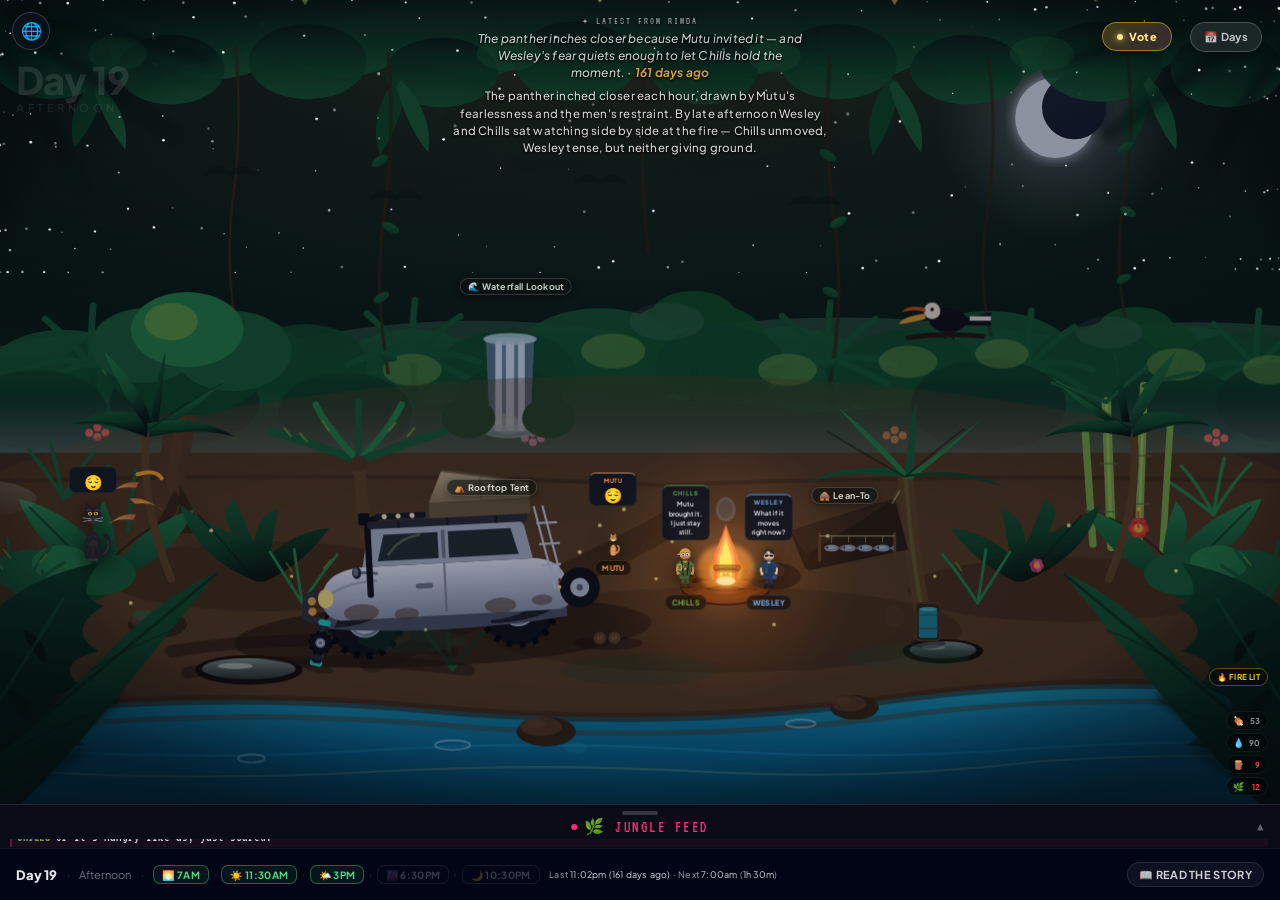
<file: index.html>
<!DOCTYPE html>
<html lang="en">
<head>
<meta charset="UTF-8">
<meta http-equiv="Cache-Control" content="no-cache, no-store, must-revalidate">
<meta http-equiv="Pragma" content="no-cache">
<meta http-equiv="Expires" content="0">
<meta name="viewport" content="width=device-width, initial-scale=1, maximum-scale=1, user-scalable=no">
<title>Rimba — a never-ending story</title>
<link rel="icon" href="data:image/svg+xml,%3Csvg xmlns='http://www.w3.org/2000/svg' viewBox='0 0 100 100'%3E%3Ctext y='.9em' font-size='88'%3E%F0%9F%8C%BF%3C/text%3E%3C/svg%3E">
<meta name="description" content="Rimba is a never-ending story — two Singaporeans and a cat stranded deep in the Malaysian jungle after their 4x4 breaks down, surviving five times a day. No script, no crew, no rescue. The characters change and surprise you on their own.">
<meta name="theme-color" content="#0a1410">
<!-- Social share preview -->
<meta property="og:type" content="website">
<meta property="og:site_name" content="The Never Ending Story Project">
<meta property="og:title" content="Rimba — a never-ending story">
<meta property="og:description" content="Two Singaporeans and a cat stranded deep in the Malaysian jungle, surviving five times a day. No script, no crew, no rescue.">
<meta property="og:url" content="https://adamdegoat.github.io/rimba/">
<meta name="twitter:card" content="summary">
<meta name="twitter:title" content="Rimba — a never-ending story">
<meta name="twitter:description" content="Two Singaporeans and a cat stranded deep in the Malaysian jungle, surviving five times a day.">

<link href="https://fonts.googleapis.com/css2?family=Plus+Jakarta+Sans:wght@600;700;800&family=VT323&display=swap" rel="stylesheet">
<link rel="stylesheet" href="theme.css"><!-- shared Never Ending Story house-style tokens -->
<style>
*{margin:0;padding:0;box-sizing:border-box}
:root{--above-hud:62px;--stage-bottom:96px}
html,body{width:100%;height:100%;overflow:hidden;font-family:'Plus Jakarta Sans',sans-serif;background:#020617}
/* World renders ABOVE the fixed bottom bars (HUD + collapsed feed drawer) so the
   beach + ocean band are never hidden behind them. --stage-bottom is measured live. */
#world{position:relative;width:100vw;height:calc(100vh - var(--stage-bottom));overflow:hidden}
#world-svg{position:absolute;inset:0;width:100%;height:100%;z-index:0;transform:translateY(calc(-1 * var(--world-shift,0px)))}
#stars{position:absolute;inset:0;width:100%;height:34%;pointer-events:none;z-index:2;opacity:0;transition:opacity 3s}
#world.night #stars,#world.dawn #stars{opacity:1}

/* Cloud animations */
@keyframes cloud-a{from{transform:translateX(0)}to{transform:translateX(1300px)}}
.cl1{animation:cloud-a 90s linear infinite}
.cl2{animation:cloud-a 115s linear infinite;animation-delay:-40s}
.cl3{animation:cloud-a 72s linear infinite;animation-delay:-22s}
/* subtle far-background parallax breath (distant hills only, tiny + slow, CSS-only so no JS loop) */
@keyframes bgDriftA{0%,100%{transform:translateX(-7px)}50%{transform:translateX(7px)}}
@keyframes bgDriftB{0%,100%{transform:translateX(-4px)}50%{transform:translateX(4px)}}
.bg-driftA{animation:bgDriftA 27s ease-in-out infinite}
.bg-driftB{animation:bgDriftB 34s ease-in-out infinite}

/* Fire animations */
@keyframes flk{0%,100%{transform:scaleY(1) scaleX(1)}50%{transform:scaleY(1.22) scaleX(.9)}}
.fa{animation:flk .75s ease-in-out infinite;transform-box:fill-box;transform-origin:50% 100%}
.fb{animation:flk .55s ease-in-out infinite reverse;transform-box:fill-box;transform-origin:50% 100%}
.fc{animation:flk .42s ease-in-out infinite;transform-box:fill-box;transform-origin:50% 100%}

/* Wave animations */
@keyframes wv{from{transform:translateX(0)}to{transform:translateX(500px)}}
.wa{animation:wv 13s linear infinite}
.wb{animation:wv 19s linear infinite reverse}
/* Gentle palm sway — pivots at each palm's crown (origin set inline, in viewBox units) */
@keyframes palmsway{0%,100%{transform:rotate(-1.4deg)}50%{transform:rotate(1.4deg)}}
.palm-sway{transform-box:view-box;animation:palmsway 5.5s ease-in-out infinite}
/* Ambient birds drift slowly across the sky */
@keyframes birddrift{0%{transform:translate(0,0)}50%{transform:translate(46px,-9px)}100%{transform:translate(0,0)}}
.birds-drift{transform-box:view-box;animation:birddrift 24s ease-in-out infinite}
/* Leaves drifting down through the scene */
@keyframes leaffall{0%{transform:translate(0,0) rotate(0deg);opacity:0}8%{opacity:.9}90%{opacity:.85}100%{transform:translate(-46px,620px) rotate(240deg);opacity:0}}
.leaf-fall{transform-box:view-box;animation:leaffall linear infinite}
/* God-ray shafts breathe + sway very gently, as if the canopy stirs overhead */
@keyframes raypulse{0%,100%{opacity:.48;transform:skewX(-0.7deg)}50%{opacity:.68;transform:skewX(0.9deg)}}
#god-rays{transform-box:fill-box;transform-origin:50% 0;animation:raypulse 9s ease-in-out infinite}
/* Dust / pollen motes drifting inside the sunbeams (parent group gates day-only) */
@keyframes motedrift{0%{opacity:0;transform:translate(0,0)}18%{opacity:.7}50%{opacity:.4;transform:translate(7px,-15px)}82%{opacity:.6}100%{opacity:0;transform:translate(-4px,-30px)}}
.mote{transform-box:view-box;animation:motedrift 11s ease-in-out infinite}
/* Sun pools on the clearing floor breathe with the canopy (parent gates day-only) */
@keyframes dapplebreathe{0%,100%{opacity:.6}50%{opacity:1}}
.dapple{animation:dapplebreathe 9s ease-in-out infinite}
/* Heat-haze ribbons shimmer low over the clearing on hot/humid days */
@keyframes heatwobble{0%{opacity:0;transform:translateY(0)}30%{opacity:.16}50%{transform:translateY(-3px) scaleX(1.015)}70%{opacity:.13}100%{opacity:0;transform:translateY(-7px)}}
.heat-ribbon{transform-box:view-box;animation:heatwobble 6s ease-in-out infinite}
/* Fireflies near the firepit (parent group's opacity gates night-only visibility) */
@keyframes firefly{0%,100%{opacity:0;transform:translate(0,0)}25%{opacity:.95}50%{opacity:.35;transform:translate(7px,-9px)}75%{opacity:.85}}
.firefly{transform-box:view-box;animation:firefly 4.2s ease-in-out infinite}
/* Butterflies flutter (daytime ambient; group hidden at night via applySky) */
@keyframes flutter{0%{transform:translate(0,0) rotate(-2deg)}25%{transform:translate(14px,-12px) rotate(3deg)}50%{transform:translate(30px,2px) rotate(-3deg)}75%{transform:translate(12px,14px) rotate(2deg)}100%{transform:translate(0,0) rotate(-2deg)}}
.flutter{transform-box:view-box;animation:flutter 11s ease-in-out infinite}
@keyframes wingbeat{0%,100%{transform:scaleX(1)}50%{transform:scaleX(.45)}}
.fly-wing{transform-box:fill-box;transform-origin:50% 50%;animation:wingbeat .32s ease-in-out infinite}
/* Distant waterfall cascade shimmer */
@keyframes waterfall{from{transform:translateY(0);opacity:.8}to{transform:translateY(5px);opacity:1}}
.fall1{transform-box:view-box;animation:waterfall .5s linear infinite alternate}
.fall2{transform-box:view-box;animation:waterfall .5s linear infinite alternate-reverse}
/* ── WEATHER: rain / storm + lightning, driven by S.world.weather ── */
#rain-layer{position:fixed;inset:0;z-index:22;pointer-events:none;opacity:0;transition:opacity .7s ease}
#rain-layer.on{opacity:1}
#rain-layer::before,#rain-layer::after{content:"";position:absolute;inset:-60% -15% -15%;will-change:transform}
#rain-layer::before{background-image:repeating-linear-gradient(100deg,rgba(200,222,236,.5) 0 1.5px,transparent 1.5px 10px);animation:rainfall .75s linear infinite}
#rain-layer::after{background-image:repeating-linear-gradient(100deg,rgba(200,222,236,.28) 0 1px,transparent 1px 16px);animation:rainfall 1.15s linear infinite;opacity:.7}
#rain-layer.storm{background:linear-gradient(rgba(9,18,26,.26),rgba(9,18,26,.34))}
#rain-layer.storm::before{background-image:repeating-linear-gradient(104deg,rgba(212,230,242,.62) 0 2px,transparent 2px 8px);animation-duration:.42s}
#rain-layer.storm::after{animation-duration:.66s;opacity:.85}
@keyframes rainfall{from{transform:translateY(-14%)}to{transform:translateY(14%)}}
#lightning{position:fixed;inset:0;z-index:23;pointer-events:none;background:#e6f0ff;opacity:0;mix-blend-mode:screen}
#lightning.on{animation:lightning 8s steps(1) infinite}
@keyframes lightning{0%,100%{opacity:0}2%{opacity:.62}2.6%{opacity:.06}3.2%{opacity:.5}3.8%{opacity:0}48.4%{opacity:.42}49%{opacity:0}}
/* Campfire smoke rising + drifting (shown only when the fire is lit) */
@keyframes smokerise{0%{transform:translate(0,0) scale(.45);opacity:0}18%{opacity:.5}100%{transform:translate(12px,-72px) scale(1.7);opacity:0}}
.smoke-rise{transform-box:view-box;animation:smokerise 4s ease-out infinite}
.smoke-rise.s2{animation-duration:5.4s;animation-delay:-1.8s}
.smoke-rise.s3{animation-duration:4.6s;animation-delay:-3.1s}
/* Fish/insect ripples on the river surface */
@keyframes ripple{0%{transform:scale(.2);opacity:0}20%{opacity:.6}100%{transform:scale(1.5);opacity:0}}
.ripple{transform-box:view-box;animation:ripple 4.5s ease-out infinite}
/* Dog (puppy) ears + tail — driven by applyDogExtras; smooth transitions + tail wag */
.dog-ear{transform-box:view-box;transition:transform .45s ease}
.dog-tail{transform-box:view-box;transition:transform .45s ease}
@keyframes tailwag{0%,100%{transform:rotate(-20deg)}50%{transform:rotate(20deg)}}
.dog-tail.wag{animation:tailwag .45s ease-in-out infinite}
.dog-tail.slow{animation:tailwag 1.5s ease-in-out infinite}

/* SVG transitions */
#sky-bg,#sun-group,#moon-group,#night-stars,#night-overlay,#sun-reflection{transition:opacity 2.5s ease}

/* ── ATMOSPHERE OVERLAYS (pure CSS, no JS/engine) ── */
/* Vignette: darken the corners to draw the eye to the centre of the island */
#vignette{position:absolute;inset:0;z-index:6;pointer-events:none;
  background:radial-gradient(120% 95% at 50% 42%,transparent 58%,rgba(2,6,23,.16) 84%,rgba(2,6,23,.42) 100%)}
/* Time-of-day colour wash: a soft tint that shifts with the cycle for cohesion */
#color-wash{position:absolute;inset:0;z-index:7;pointer-events:none;opacity:0;
  mix-blend-mode:soft-light;transition:background 2.5s ease,opacity 2.5s ease}
#world.evening #color-wash{background:#fb923c;opacity:.5}
#world.morning #color-wash{background:#fdba74;opacity:.4}
#world.dawn    #color-wash{background:#f9a8d4;opacity:.45}
#world.night   #color-wash{background:#1e1b4b;opacity:.35}
#world.midday  #color-wash,#world.afternoon #color-wash{opacity:0}

/* ── DAY STAMP ── */
/* ── DAY HISTORY ── */
/* ── AUDIENCE VOTE PILL + PANEL ("sway, don't script") ── */
#vote-pill{position:fixed;top:22px;right:108px;z-index:35;display:flex;align-items:center;gap:6px;
  padding:7px 14px;border-radius:20px;cursor:pointer;white-space:nowrap;
  background:linear-gradient(135deg,rgba(251,191,36,.24),rgba(244,114,182,.2));
  backdrop-filter:blur(12px);-webkit-backdrop-filter:blur(12px);border:1px solid rgba(251,191,36,.5);
  font-family:'Plus Jakarta Sans',sans-serif;font-size:11px;font-weight:800;letter-spacing:.4px;color:#fde68a;
  box-shadow:0 2px 14px rgba(0,0,0,.4);animation:votePulse 2.6s ease-in-out infinite;
  transition:transform .15s,border-color .2s}
#vote-pill:hover{transform:translateY(-1px);border-color:rgba(251,191,36,.85)}
#vote-pill.active{animation:none;background:linear-gradient(135deg,rgba(251,191,36,.42),rgba(244,114,182,.34));border-color:rgba(251,191,36,.9)}
@keyframes votePulse{0%,100%{box-shadow:0 2px 14px rgba(0,0,0,.4),0 0 0 0 rgba(251,191,36,.45)}
  50%{box-shadow:0 2px 14px rgba(0,0,0,.4),0 0 0 5px rgba(251,191,36,0)}}
#vote-pill .vp-dot{width:6px;height:6px;border-radius:50%;background:#fde68a;box-shadow:0 0 7px #fde68a}
/* dropdown panel — anchored under the pill (like the Days panel), warm gold "sway the island" palette */
#vote-panel{position:fixed;top:60px;right:108px;z-index:41;width:300px;max-width:calc(100vw - 24px);
  background:linear-gradient(180deg,rgba(26,16,34,.6),rgba(12,9,22,.66));
  backdrop-filter:blur(20px) saturate(1.2);-webkit-backdrop-filter:blur(20px) saturate(1.2);
  border:1px solid rgba(251,191,36,.34);border-radius:16px;
  box-shadow:0 20px 54px rgba(0,0,0,.6),0 0 26px rgba(251,191,36,.08);
  max-height:0;overflow:hidden;opacity:0;pointer-events:none;
  transition:max-height .34s cubic-bezier(.4,0,.2,1),opacity .22s ease}
#vote-panel::before{content:'';position:absolute;left:0;right:0;top:0;height:2px;z-index:3;
  background:linear-gradient(90deg,transparent,rgba(251,191,36,.7),rgba(244,114,182,.5),transparent)}
#vote-panel.open{max-height:80vh;opacity:1;pointer-events:auto;overflow-y:auto}
.vp-inner{padding:15px 16px 15px}
.vp-eyebrow{font-family:'VT323',monospace;font-size:11px;letter-spacing:2.5px;text-transform:uppercase;color:rgba(251,191,36,.62);margin-bottom:3px}
.vp-head{font-family:'Plus Jakarta Sans',sans-serif;font-weight:800;font-size:16px;letter-spacing:.01em;line-height:1.1;
  background:linear-gradient(180deg,#fff8ea 0%,#fde68a 58%,#f59e0b 100%);-webkit-background-clip:text;background-clip:text;-webkit-text-fill-color:transparent;color:transparent}
.vp-tag{font-size:10.5px;color:rgba(255,255,255,.5);font-style:italic;margin:3px 0 13px;line-height:1.45}
.vp-q{font-size:12px;font-weight:700;color:rgba(255,255,255,.92);margin-bottom:9px;letter-spacing:.01em}
.vp-opt{position:relative;display:block;width:100%;text-align:left;margin-bottom:8px;padding:10px 12px;border-radius:12px;
  border:1px solid rgba(255,255,255,.12);background:rgba(255,255,255,.035);cursor:pointer;overflow:hidden;color:#fff;
  transition:border-color .15s,background .15s,transform .12s}
.vp-opt:hover{border-color:rgba(251,191,36,.55);transform:translateY(-1px)}
.vp-opt:disabled{cursor:default;transform:none}
.vp-opt.picked{border-color:rgba(251,191,36,.9);background:rgba(251,191,36,.09)}
.vp-bar{position:absolute;left:0;top:0;bottom:0;width:0;z-index:0;transition:width .55s cubic-bezier(.4,0,.2,1);
  background:linear-gradient(90deg,rgba(251,191,36,.22),rgba(244,114,182,.14))}
.vp-opt-label{position:relative;z-index:1;font-weight:800;font-size:12.5px;color:#fff7e6}
.vp-opt-desc{position:relative;z-index:1;font-size:10.5px;color:rgba(255,255,255,.55);margin-top:2px;line-height:1.35}
.vp-opt-pct{position:absolute;right:11px;top:50%;transform:translateY(-50%);font-size:12px;font-weight:800;color:#fde68a;z-index:2}
.vp-voted{font-size:10.5px;color:rgba(110,231,160,.92);margin-top:4px;letter-spacing:.2px;font-weight:600}
.vp-hint{font-size:10.5px;color:rgba(255,255,255,.42);margin-top:4px}
.vp-inplay{margin-top:13px;padding:11px 12px;border-radius:11px;background:rgba(251,191,36,.07);border:1px solid rgba(251,191,36,.18);
  font-size:11px;color:rgba(255,255,255,.8);line-height:1.5}
.vp-ip-eyebrow{font-family:'VT323',monospace;font-size:10px;letter-spacing:2px;text-transform:uppercase;color:rgba(251,191,36,.6);display:block;margin-bottom:3px}
.vp-inplay b{color:#fde68a;font-weight:800}
#day-hist-btn{
  position:fixed;top:22px;right:18px;z-index:35;
  display:flex;align-items:center;gap:6px;
  padding:7px 13px;border-radius:20px;
  background:rgba(255,255,255,.09);
  backdrop-filter:blur(12px);-webkit-backdrop-filter:blur(12px);
  border:1px solid rgba(255,255,255,.2);
  font-family:'Plus Jakarta Sans',sans-serif;font-size:11px;font-weight:700;
  color:rgba(255,255,255,.72);letter-spacing:.3px;
  cursor:pointer;white-space:nowrap;
  transition:background .2s,border-color .2s,color .2s,box-shadow .2s;
  box-shadow:0 2px 12px rgba(0,0,0,.35);
}
#day-hist-btn:hover{background:rgba(255,255,255,.15);border-color:rgba(255,255,255,.38);color:#fff;box-shadow:0 2px 18px rgba(0,0,0,.45)}
#day-hist-btn.active{background:rgba(255,255,255,.13);border-color:rgba(255,255,255,.35);color:#fff}
#day-history-panel{
  position:fixed;top:66px;right:18px;left:auto;z-index:40;width:244px;
  background:rgba(4,8,22,.92);backdrop-filter:blur(18px);-webkit-backdrop-filter:blur(18px);
  border:1px solid rgba(255,255,255,.08);border-radius:14px;
  max-height:0;overflow:hidden;opacity:0;pointer-events:none;
  transition:max-height .32s cubic-bezier(.4,0,.2,1),opacity .2s ease;
}
#day-history-panel.open{max-height:400px;opacity:1;pointer-events:auto}
.dhp-head{
  font-family:'Plus Jakarta Sans',sans-serif;font-size:9px;font-weight:800;
  letter-spacing:2px;text-transform:uppercase;color:rgba(255,255,255,.25);
  padding:11px 14px 9px;border-bottom:1px solid rgba(255,255,255,.05);
  display:flex;align-items:center;justify-content:space-between;flex-shrink:0;
}
.dhp-back{
  background:none;border:none;font-family:'Plus Jakarta Sans',sans-serif;
  font-size:9px;font-weight:700;color:rgba(255,255,255,.25);
  cursor:pointer;letter-spacing:.5px;padding:0;transition:color .15s;
}
.dhp-back:hover{color:rgba(255,255,255,.6)}
.dhp-scroll{overflow-y:auto;max-height:350px;scrollbar-width:thin;scrollbar-color:rgba(255,255,255,.06) transparent}
.dhp-chips{padding:8px 10px 10px;display:flex;flex-direction:column;gap:5px}
.dhp-chip{
  display:flex;align-items:center;gap:7px;padding:7px 10px;border-radius:9px;
  border:1px solid rgba(255,255,255,.07);background:rgba(255,255,255,.03);
  font-family:'Plus Jakarta Sans',sans-serif;font-size:11px;font-weight:700;
  color:rgba(255,255,255,.5);cursor:pointer;
  transition:background .15s,border-color .15s;
}
.dhp-chip:hover{background:rgba(255,255,255,.07);border-color:rgba(255,255,255,.14);color:rgba(255,255,255,.8)}
.dhp-chip.cur{border-color:rgba(34,197,94,.3);color:rgba(255,255,255,.75)}
.dhp-dot{width:5px;height:5px;border-radius:50%;background:#22c55e;flex-shrink:0;animation:cdot 2s ease-in-out infinite}
.dhp-chip-meta{font-size:10px;color:rgba(255,255,255,.28);font-weight:500;margin-left:auto;white-space:nowrap}
.dhp-drama{font-size:13px;color:rgba(255,255,255,.7);line-height:1.57;font-style:italic;
  padding:12px 14px 14px}
.dhp-ongoing{font-size:12.5px;color:rgba(255,255,255,.5);line-height:1.55;font-style:italic;
  padding:12px 14px 14px}

#day-stamp{position:fixed;top:58px;left:16px;z-index:30;pointer-events:none;line-height:1.15}
#pulse{position:fixed;top:14px;left:50%;transform:translateX(-50%);z-index:30;pointer-events:none;
  font-family:'Plus Jakarta Sans',sans-serif;font-size:12px;font-style:italic;font-weight:500;
  color:rgba(255,255,255,.78);letter-spacing:.2px;text-align:center;max-width:340px;line-height:1.4;
  text-shadow:0 1px 3px rgba(0,0,0,.7),0 1px 3px rgba(0,0,0,.8),0 0 16px rgba(0,0,0,.6),0 0 30px rgba(0,0,0,.45)}
#pulse:not(:empty)::before{content:'✦ LATEST FROM RIMBA';display:block;
  font-family:'VT323',monospace;font-size:10px;font-style:normal;font-weight:400;
  letter-spacing:2px;color:rgba(255,255,255,.62);text-transform:uppercase;margin-bottom:3px;
  text-shadow:0 1px 3px rgba(0,0,0,.8),0 0 10px rgba(0,0,0,.6)}
#scene-line{position:fixed;left:50%;transform:translateX(-50%);z-index:30;pointer-events:none;
  width:380px;max-width:88vw;
  font-family:'Plus Jakarta Sans',sans-serif;font-size:11.5px;font-weight:500;
  color:rgba(255,255,255,.82);letter-spacing:.2px;text-align:center;line-height:1.5;
  text-shadow:0 1px 3px rgba(0,0,0,.7),0 1px 3px rgba(0,0,0,.85),0 0 16px rgba(0,0,0,.6),0 0 30px rgba(0,0,0,.45)}
#ds-day{font-family:'Plus Jakarta Sans',sans-serif;font-size:38px;font-weight:800;
  color:rgba(255,255,255,.1);letter-spacing:-1px}
#ds-cycle{font-family:'Plus Jakarta Sans',sans-serif;font-size:11px;font-weight:700;
  color:rgba(255,255,255,.07);letter-spacing:3.5px;text-transform:uppercase}

/* ── CHARACTERS ── */
.char{position:absolute;z-index:20;transform:translate(-50%,-100%);
  transition:left 2.8s cubic-bezier(.4,0,.2,1),top 2.8s cubic-bezier(.4,0,.2,1);cursor:pointer}
.char:hover{filter:drop-shadow(0 0 9px rgba(255,255,255,.42))}
.char-svg{display:block;margin:0 auto;transform-origin:50% 100%;filter:var(--cast-shadow,drop-shadow(0 6px 14px rgba(0,0,0,.65)));animation:bob 2.4s ease-in-out infinite}
.char-svg.sad{animation:bob-slow 3.5s ease-in-out infinite}
.char-svg.angry{animation:bob-tense .9s ease-in-out infinite}
@keyframes bob{0%,100%{transform:scaleY(1)}50%{transform:scaleY(1.028)}}
@keyframes bob-slow{0%,100%{transform:scaleY(1)}50%{transform:scaleY(1.015)}}
@keyframes bob-tense{0%,100%{transform:scaleY(1) rotate(-.4deg)}50%{transform:scaleY(1.022) rotate(.4deg)}}
/* ── INTERACTION OVERLAYS ── */
.interact-overlay{position:absolute;z-index:19;transform:translate(-50%,-50%);pointer-events:none;transition:opacity .4s}
.char.sitting{margin-top:10px}
.nametag{font-size:7.5px;font-weight:800;letter-spacing:.4px;text-transform:uppercase;
  margin:4px auto 0;padding:2px 6px;border-radius:20px;width:fit-content;white-space:nowrap;
  background:rgba(0,0,0,.45);backdrop-filter:blur(4px);-webkit-backdrop-filter:blur(4px)}
.nametag:empty{display:none}  /* unnamed stray: hide tag until it's named */

/* ── SPEECH BUBBLES ── */
.bubble{position:absolute;bottom:70px;left:50%;transform:translateX(-50%);
  background:rgba(10,18,32,.82);backdrop-filter:blur(4px);-webkit-backdrop-filter:blur(4px);
  color:#f1f5f9;padding:3px 6px;border-radius:7px;
  font-size:6.5px;font-weight:600;max-width:80px;min-width:48px;text-align:center;
  line-height:1.4;pointer-events:none;white-space:normal;z-index:25;transition:opacity .22s ease;
  border:1px solid rgba(255,255,255,.06);border-top-width:2px}
.bubble::after{display:none}
/* FOCUS MODE: while a character's stat card is open, fade the speech bubbles so the card stands clean & alone */
#world:has(.stat-card.tap-open) .bubble{opacity:0;pointer-events:none}
@media (hover:hover){#world:has(.char:hover) .bubble{opacity:0;pointer-events:none}}
.bubble-name{font-size:6px;font-weight:800;letter-spacing:.9px;text-transform:uppercase;margin-bottom:2px}
.bubble-text{font-size:6.5px}
.bubble-text.dog-emote{font-size:15px;line-height:1}

/* ── BOTTOM FEED DRAWER ── */
#chat-panel{
  position:fixed;left:0;right:0;bottom:52px;
  height:44px;overflow:hidden;
  background:rgba(10,14,24,.9);backdrop-filter:blur(8px);-webkit-backdrop-filter:blur(8px);
  z-index:50;display:flex;flex-direction:column;
  border-top:1px solid rgba(255,255,255,.1);
  transition:height .38s cubic-bezier(.4,0,.2,1),
             box-shadow .38s ease;
}
#chat-panel.feed-open{
  height:52vh;
  box-shadow:0 -12px 40px rgba(0,0,0,.55);
  border-top-color:rgba(255,46,120,.35);
}
/* Drag pill */
#feed-pill{
  width:36px;height:4px;border-radius:4px;
  background:rgba(255,255,255,.18);
  margin:6px auto 0;flex-shrink:0;
  transition:background .2s
}
#chat-panel:hover #feed-pill,
#chat-panel.feed-open #feed-pill{background:rgba(255,46,120,.5)}
#chat-header{
  position:relative;
  padding:5px 14px 5px;font-family:'VT323',monospace;font-size:16px;color:#ff2d78;
  letter-spacing:2.5px;display:flex;align-items:center;justify-content:center;gap:7px;
  cursor:pointer;flex-shrink:0;user-select:none;
  border-bottom:1px solid rgba(255,255,255,.0);
  transition:border-color .38s
}
#chat-panel.feed-open #chat-header{border-bottom-color:rgba(255,255,255,.07)}
#chat-dot{width:6px;height:6px;border-radius:50%;background:#ff2d78;animation:cdot 2s ease-in-out infinite;flex-shrink:0}
@keyframes cdot{0%,100%{opacity:1}50%{opacity:.2}}
/* Absolutely center the ISLAND FEED label (on all widths) so the chevron's
   margin-left:auto can't push it left under the Island Oracle widget. */
#feed-label{display:inline-flex;align-items:center;gap:7px;position:absolute;left:50%;transform:translateX(-50%);pointer-events:none}
#chat-chevron{
  margin-left:auto;font-size:11px;color:rgba(255,255,255,.35);
  transition:transform .35s cubic-bezier(.4,0,.2,1),color .2s
}
#chat-panel.feed-open #chat-chevron{transform:rotate(180deg);color:rgba(255,46,120,.7)}
#chat-feed{flex:1;overflow-y:auto;padding:8px 12px 4px;display:flex;flex-direction:column;gap:5px;
  scrollbar-width:thin;scrollbar-color:rgba(255,255,255,.1) transparent}
#chat-feed::-webkit-scrollbar{width:3px}
#chat-feed::-webkit-scrollbar-thumb{background:rgba(255,255,255,.1);border-radius:3px}
.cl{font-family:'VT323',monospace;font-size:15px;line-height:1.3;word-break:break-word}
.cl.marcus{color:#c084fc}
.cl.ryan{color:#fb923c}
.cl.jade{color:#f472b6}
.cl.interaction{color:#fbbf24}
.cl-label{font-size:11px;letter-spacing:.8px;opacity:.78;text-transform:uppercase}
.cl-dialogue{color:#e2e8f0;font-size:13px;opacity:.9}
.cl-ts{font-family:'VT323',monospace;font-size:12px;color:rgba(255,255,255,.45);letter-spacing:1.2px;text-align:center;padding:4px 0 2px;text-transform:uppercase;background:rgba(255,255,255,.03);border-radius:4px;margin:2px 0}
.cl-msg{font-family:'VT323',monospace;font-size:14px;line-height:1.3;padding:1px 4px;word-break:break-word}
.cl-spk{font-size:12px;font-weight:700;letter-spacing:.5px;text-transform:uppercase}
.cl-line{color:#e2e8f0;opacity:.9}
.cl-absent{font-family:'VT323',monospace;font-size:12px;padding:2px 4px;opacity:.55;font-style:italic;border-left:2px solid rgba(255,255,255,.08);margin:3px 0 4px;padding-left:7px}
.cl-absent-txt{color:#94a3b8}
.cl-time{font-family:'VT323',monospace;font-size:11px;color:rgba(255,255,255,.55);letter-spacing:.6px;float:right;margin-left:6px;white-space:nowrap}
.cl-latest{background:rgba(255,45,120,.06);border-left:2px solid rgba(255,45,120,.32);padding-left:5px;margin-left:-2px;border-radius:0 4px 4px 0}
.cl-ts-latest{background:rgba(255,45,120,.11)!important;color:rgba(255,160,200,.85)!important;border:1px solid rgba(255,45,120,.22);border-radius:5px;padding-left:8px;padding-right:8px}
.cl-ts-rel{font-family:'Plus Jakarta Sans',sans-serif;font-size:9px;font-weight:800;letter-spacing:.4px;text-transform:none;color:#ff7eb0;margin-left:7px;white-space:nowrap}

/* ── HUD ── */
#hud{position:fixed;bottom:0;left:0;right:0;z-index:100;
  background:rgba(2,6,23,.93);backdrop-filter:blur(18px);-webkit-backdrop-filter:blur(18px);
  border-top:1px solid rgba(255,255,255,.07);padding:0 1rem;
  display:flex;align-items:center;gap:.6rem;height:52px}
.hud-day{font-weight:800;color:rgba(255,255,255,.9);font-size:13px;flex-shrink:0}
.hud-sep{color:rgba(255,255,255,.2);font-size:11px}
#cycle-label{font-size:11px;color:rgba(255,255,255,.45);flex-shrink:0}

/* Status strip */
#status-strip{display:flex;align-items:center;gap:.3rem;font-size:10px;flex-shrink:0}
.stp{display:inline-flex;align-items:center;padding:.15rem .5rem;border-radius:7px;
  border:1px solid rgba(255,255,255,.08);color:rgba(255,255,255,.22);
  font-weight:700;letter-spacing:.3px;text-transform:uppercase;transition:all .4s}
.stp.running{color:#fbbf24;border-color:rgba(251,191,36,.5);background:rgba(251,191,36,.1);animation:spulse 1s ease-in-out infinite}
.stp.done{color:#4ade80;border-color:rgba(74,222,128,.4);background:rgba(74,222,128,.07)}
.stp.current{color:rgba(255,255,255,.75);border-color:rgba(255,255,255,.28);background:rgba(255,255,255,.09)}
@keyframes spulse{0%,100%{opacity:1}50%{opacity:.5}}
.stp-arr{color:rgba(255,255,255,.12);font-size:9px}

/* Tiny status info */
#status-info{font-size:9px;color:rgba(255,255,255,.6);white-space:nowrap;flex-shrink:0;line-height:1.3;letter-spacing:.2px}
#status-info span{color:rgba(255,255,255,.85)}
#status-msg{font-size:9px;color:rgba(255,255,255,.3);font-style:italic;overflow:hidden;text-overflow:ellipsis;white-space:nowrap;max-width:120px}

/* Buttons */
.hud-actions{display:flex;align-items:center;gap:.45rem;margin-left:auto;flex-shrink:0}
#story-btn{display:inline-flex;align-items:center;gap:.2rem;padding:.28rem .7rem;
  border-radius:18px;border:1px solid rgba(255,255,255,.1);background:rgba(255,255,255,.05);
  color:rgba(255,255,255,.5);font-size:11px;font-weight:700;letter-spacing:.3px;
  text-transform:uppercase;text-decoration:none;transition:all .2s;font-family:'Plus Jakarta Sans',sans-serif}
#story-btn:hover{border-color:rgba(255,255,255,.2);color:rgba(255,255,255,.85);background:rgba(255,255,255,.09)}
/* a one-time invite glow drawing first-time visitors to the full story archive */
@keyframes storyNudge{0%,100%{box-shadow:0 0 0 0 rgba(246,181,61,0);border-color:rgba(255,255,255,.1)}
  50%{box-shadow:0 0 0 5px rgba(246,181,61,.16);border-color:rgba(246,181,61,.55)}}
#story-btn.nudge{animation:storyNudge 2.1s ease-in-out infinite;color:rgba(255,255,255,.8)}
/* the "· updated Nh ago" recency tag appended to the latest-pulse banner */
.pulse-age{color:rgba(246,181,61,.85);font-weight:700;white-space:nowrap}

/* ── MOBILE ── */
@media(max-width:768px){
  html,body{overflow-x:auto;overflow-y:hidden}
  /* Reserve the bottom bars here too: height drives width (10/6 aspect) for the
     horizontal-scroll layout, so the beach/ocean clears the bottom UI on mobile. */
  #world{width:calc((100dvh - var(--stage-bottom)) * 10 / 6);height:calc(100dvh - var(--stage-bottom))}
  /* HUD: 3-row layout — cycle strip + timing visible on mobile */
  #status-msg{display:none}
  #hud{padding:5px .75rem 4px;height:auto;flex-wrap:wrap;align-content:flex-start;gap:3px .3rem}
  .hud-actions{order:1}
  #status-strip{display:flex;flex-basis:100%;order:10;gap:.2rem}
  #status-info{display:block;flex-basis:100%;order:11}
  .stp{font-size:8px;padding:.1rem .3rem}
  .stp-arr{font-size:8px}
  /* Push chat panel above the now-taller HUD. */
  #chat-panel{bottom:var(--above-hud)}
  /* roomier tap targets on touch screens (UX audit #3) */
  #story-btn{padding:.5rem .7rem;font-size:10px;min-height:38px}
  #res-hud{flex-flow:row wrap!important;justify-content:flex-end!important;max-width:128px;align-items:flex-end}
  #res-hud .res-pill{min-height:32px;padding:6px 8px}
  #chat-header{min-height:44px}
  .bubble{max-width:82px;padding:3px 6px}
  .bubble-text{font-size:7.5px}
  #pulse{top:78px;font-size:11px;max-width:78vw;color:rgba(255,255,255,.85)}
  #scene-line{font-size:10.5px;width:78vw;color:rgba(255,255,255,.85)}
  /* no hover on touch — show structure names faintly so they're not invisible */
  .struct-label{color:rgba(255,255,255,.6)}
  #day-hist-btn{top:14px;right:12px;padding:5px 10px;font-size:10px}
  #vote-pill{top:14px;right:88px;padding:5px 11px;font-size:10px}
  #vote-panel{top:48px;left:12px;right:12px;width:auto;max-width:none}
  #day-stamp{left:13px;top:50px}
  #day-history-panel{top:52px;right:12px;width:220px}
  /* res-hud now anchors bottom-right via the base rule on all sizes */
  .stat-card{display:none}
  .stat-card.tap-open{display:block;opacity:1;transform:translateY(0)}
  .stat-card.right,.stat-card.left{left:50%;transform:translateX(calc(-50% + var(--sc-shift,0px)));right:auto}
  .stat-card.tap-open.right,.stat-card.tap-open.left{transform:translateX(calc(-50% + var(--sc-shift,0px)))}
  .stat-card.tap-open.below{transform:translateX(calc(-50% + var(--sc-shift,0px)))}
  /* Feed drawer taller on mobile */
  #chat-panel.feed-open{height:62vh}
}

/* ── HOVER STAT CARD ── */
.stat-card{
  position:absolute;bottom:110%;pointer-events:none;z-index:80;
  width:230px;max-width:84vw;background:rgba(6,10,18,.94);border-radius:12px;
  padding:12px 14px;opacity:0;transform:translateY(6px);
  transition:opacity .18s ease,transform .18s ease;
  backdrop-filter:blur(14px);-webkit-backdrop-filter:blur(14px);
  font-family:'Plus Jakarta Sans',sans-serif;line-height:1.4;white-space:normal;
  box-shadow:0 14px 40px rgba(0,0,0,.6)
}
.char:hover .stat-card{opacity:1;transform:translateY(0)}
.stat-card.right{left:90%;transform:translateY(6px)}
.stat-card.left{right:90%;transform:translateY(6px)}
.char:hover .stat-card.right{transform:translateY(0)}
.char:hover .stat-card.left{transform:translateY(0)}
/* below variant — card drops down when character is near top of screen */
.stat-card.below{bottom:auto;top:105%;transform:translateY(-6px)}
.char:hover .stat-card.below{transform:translateY(0)}
.stat-card.below.right{transform:translateY(-6px)}
.stat-card.below.left{transform:translateY(-6px)}
.char:hover .stat-card.below.right,.char:hover .stat-card.below.left{transform:translateY(0)}
.sc-name{font-size:17px;font-weight:700;letter-spacing:1px;text-transform:uppercase;margin-bottom:2px}
.sc-mood{font-size:13px;color:rgba(255,255,255,.45);letter-spacing:.5px;margin-bottom:8px;text-transform:uppercase}
.sc-cond{display:inline-block;font-size:11px;font-weight:700;letter-spacing:.4px;padding:2px 7px;border-radius:7px;margin-bottom:8px}
.sc-cond-injured{background:rgba(248,113,113,.16);color:#fca5a5;border:1px solid rgba(248,113,113,.35)}
.sc-cond-sick{background:rgba(192,132,252,.16);color:#d8b4fe;border:1px solid rgba(192,132,252,.35)}
.sc-section{font-size:11px;color:rgba(255,255,255,.3);letter-spacing:2px;text-transform:uppercase;margin-bottom:4px;border-bottom:1px solid rgba(255,255,255,.06);padding-bottom:2px}
.sc-row{display:flex;align-items:center;gap:6px;margin-bottom:3px}
.sc-label{font-size:12px;color:rgba(255,255,255,.4);width:68px;text-transform:uppercase;letter-spacing:.3px;flex-shrink:0}
.sc-bar{flex:1;height:3px;background:rgba(255,255,255,.08);border-radius:3px;overflow:hidden}
.sc-fill{height:100%;border-radius:3px}
.sc-val{font-size:12px;color:rgba(255,255,255,.5);width:22px;text-align:right;flex-shrink:0}
.sc-bond{font-size:12.5px;color:rgba(255,255,255,.72);margin-bottom:2px}
/* ── character-snapshot rows (the visitor-friendly card) ── */
.sc-role{font-size:11px;color:rgba(255,255,255,.45);letter-spacing:.6px;text-transform:uppercase;margin:-1px 0 7px}
.sc-bio{font-size:12px;color:rgba(255,255,255,.62);line-height:1.5;margin-bottom:9px}
.sc-line{display:flex;gap:8px;align-items:baseline;margin-bottom:6px}
.sc-key{font-size:10px;color:rgba(255,255,255,.32);letter-spacing:1px;text-transform:uppercase;flex:0 0 52px}
.sc-now{font-size:12.5px;color:rgba(255,255,255,.85);line-height:1.45;flex:1}
.sc-bonds{margin-top:7px;padding-top:7px;border-top:1px solid rgba(255,255,255,.06);display:flex;flex-direction:column;gap:3px}

/* ── STRUCTURES LAYER ── */
#structures-layer{position:absolute;inset:0;pointer-events:none;z-index:5;transform:translateY(calc(-1 * var(--world-shift,0px)))}
.struct{position:absolute;transform:translate(-50%,-50%);pointer-events:auto;text-align:center;line-height:1;cursor:default}
.struct-svg{display:block;filter:var(--struct-shadow,drop-shadow(0 3px 8px rgba(0,0,0,.6)));transition:transform .2s ease}
.struct:hover .struct-svg{transform:scale(1.12)}
.struct-label{font-size:8px;color:rgba(255,255,255,.0);white-space:nowrap;margin-top:2px;
  font-family:'Plus Jakarta Sans',sans-serif;font-weight:700;letter-spacing:.3px;
  text-shadow:0 1px 4px rgba(0,0,0,1);display:block;transition:color .18s ease;
  background:rgba(0,0,0,.45);padding:1px 5px;border-radius:4px;backdrop-filter:blur(3px)}
.struct:hover .struct-label{color:rgba(255,255,255,.75)}
.struct-cond{width:30px;height:3px;border-radius:2px;background:rgba(0,0,0,.45);margin:1px auto 0;overflow:hidden}
.struct-cond-fill{height:100%;border-radius:2px}
.struct.discovery .struct-svg{filter:drop-shadow(0 0 6px rgba(251,191,36,.6)) drop-shadow(0 3px 8px rgba(0,0,0,.5))}

/* ── RESOURCES HUD ── */
#res-hud{position:fixed;bottom:calc(var(--stage-bottom) + 8px);right:12px;z-index:30;pointer-events:auto;display:flex;flex-direction:column;gap:3px;align-items:flex-end}
#fire-chip{position:fixed;bottom:calc(var(--stage-bottom) + 118px);right:12px;z-index:30;pointer-events:none;display:none;align-items:center;gap:4px;
  background:rgba(0,0,0,.38);border:1px solid rgba(255,255,255,.12);border-radius:9px;padding:3px 7px;font-family:'Plus Jakarta Sans',sans-serif;font-size:8px;font-weight:700;letter-spacing:.4px}
#fire-chip.lit{color:#fbbf24;border-color:rgba(251,191,36,.35)}
#fire-chip.out{color:#93a3b8}
.res-pill{display:flex;align-items:center;gap:3px;background:rgba(0,0,0,.35);
  backdrop-filter:blur(4px);-webkit-backdrop-filter:blur(4px);
  border-radius:14px;padding:3px 7px 3px 6px;border:1px solid rgba(255,255,255,.06);
  cursor:pointer;user-select:none;min-height:18px;
  transition:background .15s,border-color .15s}
.res-pill:hover,.res-pill.rp-active{background:rgba(255,255,255,.09);border-color:rgba(255,255,255,.18)}
.res-pill-icon{font-size:9px}
.res-pill-val{font-size:8px;font-weight:700;font-family:'Plus Jakarta Sans',sans-serif;min-width:13px;text-align:right}
/* Resource detail card */
#res-card{
  width:min(220px,calc(100vw - 36px));position:absolute;right:0;bottom:100%;margin-bottom:8px;z-index:31;
  background:rgba(4,8,22,.92);border:1px solid rgba(255,255,255,.1);border-radius:12px;
  overflow:hidden;max-height:0;opacity:0;pointer-events:none;
  transition:max-height .32s cubic-bezier(.4,0,.2,1),opacity .22s ease;
  backdrop-filter:blur(18px);-webkit-backdrop-filter:blur(18px);
  box-shadow:0 8px 28px rgba(0,0,0,.6)}
#res-card.open{max-height:240px;opacity:1;pointer-events:auto}
.rc-inner{padding:13px 14px}
.rc-header{display:flex;align-items:center;gap:7px;margin-bottom:8px}
.rc-icon{font-size:18px}
.rc-name{flex:1;font-size:10px;font-weight:800;letter-spacing:1.2px;text-transform:uppercase;color:rgba(255,255,255,.75)}
.rc-val{font-size:16px;font-weight:800;font-family:'Plus Jakarta Sans',sans-serif}
.rc-trend{font-size:14px;font-weight:700;margin-left:1px}
.rc-bar-wrap{height:3px;background:rgba(255,255,255,.08);border-radius:3px;overflow:hidden;margin-bottom:10px}
.rc-bar-fill{height:100%;border-radius:3px}
.rc-status{font-size:11px;color:rgba(255,255,255,.62);line-height:1.55;margin-bottom:7px}
.rc-mention{font-size:10px;color:rgba(255,255,255,.36);line-height:1.5;font-style:italic;
  border-top:1px solid rgba(255,255,255,.06);padding-top:7px;
  display:-webkit-box;-webkit-line-clamp:3;-webkit-box-orient:vertical;overflow:hidden}
.rc-who{display:block;margin-top:3px;font-style:normal;font-size:9px;
  letter-spacing:.6px;text-transform:uppercase;color:rgba(255,255,255,.22)}


/* (Island Oracle widget styles removed — the Oracle runs in the engine but is no longer shown on screen.) */
</style>
</head>
<body>
<div id="world" class="afternoon">
<canvas id="stars"></canvas>

<!-- ══ BACK TO WORLD (self-contained, top-left) ════════════ -->
<a id="back-to-world" href="https://adamdegoat.github.io/neverendingworld/" title="Back to World">
  <span class="btw-globe">🌐</span><span class="btw-text">Back to World</span>
</a>
<style id="back-to-world-style">
  #back-to-world{
    position:fixed; top:12px; left:12px; z-index:99999;
    display:flex; align-items:center; gap:0;
    height:38px; max-width:38px; padding:0;
    border-radius:19px; overflow:hidden;
    background:rgba(12,18,32,.62); backdrop-filter:blur(7px); -webkit-backdrop-filter:blur(7px);
    border:1px solid rgba(255,255,255,.18); box-shadow:0 4px 16px rgba(0,0,0,.32);
    color:#eef3ff; text-decoration:none; font:600 13px/1 system-ui,-apple-system,sans-serif;
    letter-spacing:.01em; white-space:nowrap;
    transition:max-width .34s cubic-bezier(.2,.7,.2,1), background .25s, border-color .25s;
    cursor:pointer;
  }
  #back-to-world .btw-globe{
    flex:0 0 38px; width:38px; height:38px;
    display:flex; align-items:center; justify-content:center; font-size:17px;
  }
  #back-to-world .btw-text{ opacity:0; padding-right:16px; transition:opacity .2s .08s; }
  #back-to-world:hover, #back-to-world:focus-visible{
    max-width:220px; background:rgba(20,28,46,.82); border-color:rgba(255,255,255,.34);
  }
  #back-to-world:hover .btw-text, #back-to-world:focus-visible .btw-text{ opacity:1; }
  @media(max-width:680px){ #back-to-world{ top:9px; left:9px; height:40px; max-width:40px; border-radius:20px; }
    #back-to-world .btw-globe{ flex-basis:40px; width:40px; height:40px; font-size:16px; } }
</style>

<!-- ══ DAY STAMP ══════════════════════════════════════════ -->
<div id="day-stamp">
  <div id="ds-day">Day 1</div>
  <div id="ds-cycle">—</div>
</div>
<button id="day-hist-btn" onclick="toggleDayHistory()">📅 Days</button>
<div id="day-history-panel" onclick="event.stopPropagation()"><div id="dhp-inner"></div></div>
<div id="vote-pill" onclick="toggleVote()"><span class="vp-dot"></span> Vote</div>
<div id="vote-panel" onclick="event.stopPropagation()">
  <div class="vp-inner">
    <div class="vp-eyebrow">✦ Cast your voice</div>
    <div class="vp-head">Sway the jungle</div>
    <div class="vp-tag">You nudge how they lean — you never script them.</div>
    <div id="vp-body">Loading the vote…</div>
  </div>
</div>
<div id="pulse"></div>
<div id="scene-line"></div>
<div id="structures-layer"></div>
<div id="vignette"></div>
<div id="rain-layer"></div>
<div id="lightning"></div>
<div id="color-wash"></div>
<div id="fire-chip"></div>
<div id="res-hud"></div>

<!-- ══ WORLD SVG ══════════════════════════════════════════ -->
<svg id="world-svg" viewBox="0 0 1000 600" preserveAspectRatio="xMidYMin slice" xmlns="http://www.w3.org/2000/svg">
<defs>
  <!-- Sky gradients retuned hazier / canopy-misted for the rainforest -->
  <linearGradient id="sky-morning" x1="0" y1="0" x2="0" y2="1">
    <stop offset="0%" stop-color="#b8732a"/><stop offset="22%" stop-color="#e3b24c"/>
    <stop offset="48%" stop-color="#d9e3a8"/><stop offset="72%" stop-color="#9ec79a"/>
    <stop offset="100%" stop-color="#bcd9a6"/>
  </linearGradient>
  <linearGradient id="sky-midday" x1="0" y1="0" x2="0" y2="1">
    <stop offset="0%" stop-color="#3f7a86"/><stop offset="35%" stop-color="#7db1a6"/>
    <stop offset="70%" stop-color="#bdd9b0"/><stop offset="100%" stop-color="#d8e8c4"/>
  </linearGradient>
  <linearGradient id="sky-afternoon" x1="0" y1="0" x2="0" y2="1">
    <stop offset="0%" stop-color="#4a8a7e"/><stop offset="40%" stop-color="#8fbf9c"/>
    <stop offset="75%" stop-color="#cdd98a"/><stop offset="100%" stop-color="#e6edc2"/>
  </linearGradient>
  <linearGradient id="sky-evening" x1="0" y1="0" x2="0" y2="1">
    <stop offset="0%" stop-color="#4c2a4d"/><stop offset="24%" stop-color="#9d4e3a"/>
    <stop offset="50%" stop-color="#d97742"/><stop offset="72%" stop-color="#e3b24c"/>
    <stop offset="100%" stop-color="#cdd98a"/>
  </linearGradient>
  <linearGradient id="sky-night" x1="0" y1="0" x2="0" y2="1">
    <stop offset="0%" stop-color="#06120c"/><stop offset="45%" stop-color="#0a1d12"/>
    <stop offset="80%" stop-color="#0f2417"/><stop offset="100%" stop-color="#13301d"/>
  </linearGradient>
  <linearGradient id="sky-dawn" x1="0" y1="0" x2="0" y2="1">
    <stop offset="0%" stop-color="#0f2417"/><stop offset="30%" stop-color="#274234"/>
    <stop offset="55%" stop-color="#5e5a4a"/><stop offset="76%" stop-color="#b07a44"/>
    <stop offset="100%" stop-color="#e3b24c"/>
  </linearGradient>
  <!-- river gradient (repurposed from the old ocean-g id) -->
  <linearGradient id="ocean-g" x1="0" y1="0" x2="0" y2="1">
    <stop offset="0%" stop-color="#22a3b3"/><stop offset="55%" stop-color="#0e7490"/>
    <stop offset="100%" stop-color="#0b5563"/>
  </linearGradient>
  <!-- canopy / hill depth gradients -->
  <linearGradient id="canopy-far" x1="0" y1="0" x2="0" y2="1">
    <stop offset="0%" stop-color="#3f7a52"/><stop offset="100%" stop-color="#2f8f4e"/>
  </linearGradient>
  <linearGradient id="canopy-mid" x1="0" y1="0" x2="0" y2="1">
    <stop offset="0%" stop-color="#1f6b3a"/><stop offset="100%" stop-color="#14532d"/>
  </linearGradient>
  <linearGradient id="canopy-near" x1="0" y1="0" x2="0" y2="1">
    <stop offset="0%" stop-color="#14532d"/><stop offset="100%" stop-color="#0f2417"/>
  </linearGradient>
  <radialGradient id="clearing-g" cx="50%" cy="38%" r="72%">
    <stop offset="0%" stop-color="#6b4f2a"/><stop offset="55%" stop-color="#5c4327"/>
    <stop offset="100%" stop-color="#3f2d18"/>
  </radialGradient>
  <linearGradient id="mud-g" x1="0" y1="0" x2="0" y2="1">
    <stop offset="0%" stop-color="#6b4f2a"/><stop offset="100%" stop-color="#2a1d10"/>
  </linearGradient>
  <linearGradient id="cayenne-body" x1="0" y1="0" x2="0" y2="1">
    <stop offset="0%" stop-color="#eef1f4"/><stop offset="48%" stop-color="#c4cbd2"/>
    <stop offset="100%" stop-color="#9aa3ac"/>
  </linearGradient>
  <linearGradient id="rtt-canvas" x1="0" y1="0" x2="0" y2="1">
    <stop offset="0%" stop-color="#cdbb8e"/><stop offset="100%" stop-color="#9c8a5f"/>
  </linearGradient>
  <linearGradient id="mist-g" x1="0" y1="0" x2="0" y2="1">
    <stop offset="0%" stop-color="#dfeee2" stop-opacity=".55"/>
    <stop offset="100%" stop-color="#dfeee2" stop-opacity="0"/>
  </linearGradient>
  <radialGradient id="canopy-light" cx="50%" cy="0%" r="80%">
    <stop offset="0%" stop-color="#e3b24c" stop-opacity=".34"/>
    <stop offset="45%" stop-color="#cdd98a" stop-opacity=".12"/>
    <stop offset="100%" stop-color="#cdd98a" stop-opacity="0"/>
  </radialGradient>
  <filter id="glow"><feGaussianBlur stdDeviation="5" result="b"/><feMerge><feMergeNode in="b"/><feMergeNode in="SourceGraphic"/></feMerge></filter>
  <radialGradient id="sun-halo" cx="50%" cy="50%" r="50%">
    <stop offset="0%" stop-color="#fde68a" stop-opacity=".55"/>
    <stop offset="35%" stop-color="#fcd34d" stop-opacity=".28"/>
    <stop offset="100%" stop-color="#fcd34d" stop-opacity="0"/>
  </radialGradient>
  <linearGradient id="sun-glint" x1="0" y1="0" x2="0" y2="1">
    <stop offset="0%" stop-color="#fde68a" stop-opacity=".55"/>
    <stop offset="100%" stop-color="#fde68a" stop-opacity="0"/>
  </linearGradient>
  <radialGradient id="fire-glow-g" cx="50%" cy="50%" r="50%">
    <stop offset="0%" stop-color="#fb923c" stop-opacity=".5"/>
    <stop offset="45%" stop-color="#f97316" stop-opacity=".16"/>
    <stop offset="100%" stop-color="#f97316" stop-opacity="0"/>
  </radialGradient>
  <radialGradient id="moon-halo" cx="50%" cy="50%" r="50%">
    <stop offset="0%" stop-color="#e2e8f0" stop-opacity=".35"/>
    <stop offset="100%" stop-color="#cbd5e1" stop-opacity="0"/>
  </radialGradient>
  <filter id="soft-blur"><feGaussianBlur stdDeviation="2.6"/></filter>
  <filter id="ray-blur"><feGaussianBlur stdDeviation="7"/></filter>
  <filter id="leaf-blur"><feGaussianBlur stdDeviation="1.2"/></filter>
  <!-- volumetric god-ray shaft (bright near canopy, fading to the floor) -->
  <linearGradient id="god-ray" x1="0" y1="0" x2="0" y2="1">
    <stop offset="0%" stop-color="#fde7b0" stop-opacity=".5"/>
    <stop offset="55%" stop-color="#f3d488" stop-opacity=".18"/>
    <stop offset="100%" stop-color="#f3d488" stop-opacity="0"/>
  </linearGradient>
  <!-- mid-distance aerial haze (separates background canopy from foreground) -->
  <linearGradient id="depth-haze" x1="0" y1="0" x2="0" y2="1">
    <stop offset="0%" stop-color="#cfe2cf" stop-opacity="0"/>
    <stop offset="55%" stop-color="#d4e6cf" stop-opacity=".4"/>
    <stop offset="100%" stop-color="#d4e6cf" stop-opacity="0"/>
  </linearGradient>
  <!-- puddle reflection (sky caught in wet mud) -->
  <linearGradient id="puddle-g" x1="0" y1="0" x2="0" y2="1">
    <stop offset="0%" stop-color="#bcd9c4" stop-opacity=".7"/>
    <stop offset="100%" stop-color="#6e8f7e" stop-opacity=".35"/>
  </linearGradient>
  <!-- ── LUSH FOLIAGE gradients (overhead canopy, big tropical leaves, flowers) ── -->
  <linearGradient id="canopy-ceiling-g" x1="0" y1="0" x2="0" y2="1">
    <stop offset="0%" stop-color="#0f2417"/><stop offset="60%" stop-color="#14532d"/>
    <stop offset="100%" stop-color="#1f6b3a"/>
  </linearGradient>
  <linearGradient id="vine-leaf-g" x1="0" y1="0" x2="0" y2="1">
    <stop offset="0%" stop-color="#1f6b3a"/><stop offset="100%" stop-color="#14532d"/>
  </linearGradient>
  <linearGradient id="big-leaf-g" x1="0" y1="0" x2="0.4" y2="1">
    <stop offset="0%" stop-color="#1f6b3a"/><stop offset="55%" stop-color="#14532d"/>
    <stop offset="100%" stop-color="#0b1f12"/>
  </linearGradient>
  <linearGradient id="big-leaf-g2" x1="0" y1="0" x2="0.5" y2="1">
    <stop offset="0%" stop-color="#2f8f4e"/><stop offset="60%" stop-color="#1f6b3a"/>
    <stop offset="100%" stop-color="#0f2417"/>
  </linearGradient>
  <linearGradient id="elephant-leaf-g" x1="0" y1="0" x2="0" y2="1">
    <stop offset="0%" stop-color="#2f8f4e"/><stop offset="100%" stop-color="#14532d"/>
  </linearGradient>
  <linearGradient id="fg-leaf-g" x1="0" y1="0" x2="0.3" y2="1">
    <stop offset="0%" stop-color="#14532d"/><stop offset="100%" stop-color="#0b1f12"/>
  </linearGradient>
  <radialGradient id="heliconia-g" cx="40%" cy="35%" r="75%">
    <stop offset="0%" stop-color="#f2b134"/><stop offset="50%" stop-color="#e58b4a"/>
    <stop offset="100%" stop-color="#e0533a"/>
  </radialGradient>
  <radialGradient id="hibiscus-g" cx="50%" cy="42%" r="70%">
    <stop offset="0%" stop-color="#f2b134"/><stop offset="45%" stop-color="#e0533a"/>
    <stop offset="100%" stop-color="#9d2424"/>
  </radialGradient>
  <radialGradient id="orchid-g" cx="50%" cy="40%" r="70%">
    <stop offset="0%" stop-color="#f5c4d6"/><stop offset="55%" stop-color="#d94f7a"/>
    <stop offset="100%" stop-color="#a8325a"/>
  </radialGradient>
  <radialGradient id="vignette-g" cx="50%" cy="46%" r="62%">
    <stop offset="0%" stop-color="#000000" stop-opacity="0"/>
    <stop offset="78%" stop-color="#000000" stop-opacity="0"/>
    <stop offset="100%" stop-color="#06120c" stop-opacity=".52"/>
  </radialGradient>
  <!-- warm pool where a sun shaft lands on the clearing floor -->
  <radialGradient id="dapple-g" cx="50%" cy="50%" r="50%">
    <stop offset="0%" stop-color="#fff6d8" stop-opacity=".6"/>
    <stop offset="52%" stop-color="#fde8a8" stop-opacity=".24"/>
    <stop offset="100%" stop-color="#fde8a8" stop-opacity="0"/>
  </radialGradient>
</defs>

<!-- SKY -->
<rect id="sky-bg" width="1000" height="315" fill="url(#sky-afternoon)"/>

<!-- SUN -->
<g id="sun-group">
  <circle cx="810" cy="88" r="155" fill="url(#sun-halo)"/>
  <circle cx="810" cy="88" r="70" fill="#fbbf24" opacity=".1"/>
  <circle cx="810" cy="88" r="48" fill="#fcd34d" opacity=".18"/>
  <circle cx="810" cy="88" r="32" fill="#fde68a"/>
  <circle cx="810" cy="88" r="26" fill="#fef3c7"/>
</g>
<!-- MOON -->
<circle id="moon-halo-c" cx="810" cy="88" r="90" fill="url(#moon-halo)" opacity="0"/>
<g id="moon-group" opacity="0" filter="url(#glow)">
  <circle cx="810" cy="88" r="30" fill="#e2e8f0"/>
  <circle cx="824" cy="80" r="24" fill="#0f172a"/>
</g>
<!-- STARS -->
<g id="night-stars" opacity="0">
  <circle cx="55" cy="28" r="1.4" fill="white" opacity=".9"/><circle cx="138" cy="48" r="1.1" fill="white" opacity=".7"/>
  <circle cx="218" cy="18" r="1.6" fill="white" opacity=".85"/><circle cx="305" cy="55" r="1.2" fill="white" opacity=".9"/>
  <circle cx="388" cy="22" r="1.5" fill="white" opacity=".65"/><circle cx="452" cy="46" r="1.1" fill="white" opacity=".8"/>
  <circle cx="528" cy="14" r="1.3" fill="white" opacity=".75"/><circle cx="612" cy="38" r="1.4" fill="white" opacity=".8"/>
  <circle cx="685" cy="60" r="1.2" fill="white" opacity=".7"/><circle cx="748" cy="20" r="1.5" fill="white" opacity=".9"/>
  <circle cx="862" cy="44" r="1.2" fill="white" opacity=".75"/><circle cx="948" cy="26" r="1.6" fill="white" opacity=".85"/>
  <circle cx="105" cy="75" r="1" fill="white" opacity=".6"/><circle cx="272" cy="82" r="1.2" fill="white" opacity=".7"/>
  <circle cx="465" cy="78" r="1" fill="white" opacity=".65"/><circle cx="655" cy="85" r="1.3" fill="white" opacity=".6"/>
  <circle cx="828" cy="70" r="1.1" fill="white" opacity=".75"/><circle cx="178" cy="96" r="1" fill="white" opacity=".5"/>
  <circle cx="362" cy="94" r="1.2" fill="white" opacity=".6"/><circle cx="562" cy="100" r="1" fill="white" opacity=".55"/>
</g>

<!-- CLOUDS -->
<g class="cl1" opacity=".88">
  <ellipse cx="-180" cy="75" rx="68" ry="26" fill="white"/>
  <ellipse cx="-140" cy="64" rx="50" ry="22" fill="white"/>
  <ellipse cx="-215" cy="80" rx="42" ry="19" fill="white"/>
</g>
<g class="cl2" opacity=".72">
  <ellipse cx="-480" cy="50" rx="55" ry="20" fill="white"/>
  <ellipse cx="-445" cy="41" rx="40" ry="17" fill="white"/>
  <ellipse cx="-510" cy="54" rx="35" ry="15" fill="white"/>
</g>
<g class="cl3" opacity=".6">
  <ellipse cx="-720" cy="108" rx="62" ry="23" fill="white"/>
  <ellipse cx="-682" cy="97" rx="46" ry="19" fill="white"/>
  <ellipse cx="-752" cy="112" rx="38" ry="17" fill="white"/>
</g>

<!-- ══ CANOPY-DAPPLED SUNLIGHT (top shafts) ══ -->
<rect x="0" y="0" width="1000" height="340" fill="url(#canopy-light)" opacity=".9"/>

<!-- ══ RECEDING RAINFOREST CANOPY / HILLS (back→front, hazy→dark) ══ -->
<!-- far ridge (lightest, hazy) — gentle far-parallax drift -->
<path class="bg-driftA" d="M -16 268 Q 110 232 230 256 Q 360 226 500 250 Q 650 224 800 250 Q 910 232 1016 248 L 1016 320 L -16 320 Z" fill="url(#canopy-far)" opacity=".55"/>
<!-- mid ridge — slower drift (parallax against the far ridge) -->
<path class="bg-driftB" d="M -16 290 Q 150 256 300 282 Q 470 256 640 282 Q 810 258 1016 280 L 1016 330 L -16 330 Z" fill="url(#canopy-mid)" opacity=".8"/>
<!-- canopy crown blobs along the mid ridge for texture -->
<g class="bg-driftB" fill="url(#canopy-mid)" opacity=".85">
  <ellipse cx="70" cy="280" rx="58" ry="34"/><ellipse cx="190" cy="272" rx="64" ry="38"/>
  <ellipse cx="330" cy="282" rx="60" ry="36"/><ellipse cx="470" cy="270" rx="66" ry="40"/>
  <ellipse cx="610" cy="280" rx="62" ry="36"/><ellipse cx="760" cy="272" rx="68" ry="40"/>
  <ellipse cx="910" cy="280" rx="60" ry="36"/>
</g>
<!-- lush treeline: fan palms + emergent crowns rising above the ridge (Malaysian rainforest) -->
<g id="bg-emergents" fill="#19612f" opacity=".9">
  <g transform="translate(170 256)"><rect x="-3" y="0" width="6" height="74" fill="#103d22"/><ellipse cx="0" cy="0" rx="48" ry="23"/><ellipse cx="-28" cy="7" rx="27" ry="15"/><ellipse cx="28" cy="6" rx="25" ry="14"/><ellipse cx="0" cy="-15" rx="29" ry="16"/></g>
  <g transform="translate(540 250)"><rect x="-3" y="0" width="6" height="86" fill="#103d22"/><ellipse cx="0" cy="0" rx="52" ry="25"/><ellipse cx="-30" cy="7" rx="29" ry="16"/><ellipse cx="30" cy="6" rx="27" ry="15"/><ellipse cx="0" cy="-16" rx="31" ry="17"/></g>
  <g transform="translate(870 258)"><rect x="-3" y="0" width="6" height="72" fill="#103d22"/><ellipse cx="0" cy="0" rx="46" ry="22"/><ellipse cx="-26" cy="7" rx="25" ry="14"/><ellipse cx="26" cy="6" rx="24" ry="13"/><ellipse cx="0" cy="-14" rx="28" ry="15"/></g>
</g>
<g fill="#16592f" opacity=".88">
  <ellipse cx="120" cy="276" rx="50" ry="30"/><ellipse cx="250" cy="270" rx="46" ry="28"/><ellipse cx="400" cy="278" rx="52" ry="31"/><ellipse cx="560" cy="272" rx="48" ry="29"/><ellipse cx="700" cy="278" rx="54" ry="32"/><ellipse cx="840" cy="272" rx="48" ry="29"/><ellipse cx="950" cy="278" rx="50" ry="30"/>
</g>
<!-- fan palms along the treeline -->
<g stroke-linecap="round" fill="none">
  <g transform="translate(90 272)" stroke="#1c6336" stroke-width="5"><path d="M -2 58 Q 6 28 0 0" stroke="#14532d"/><path d="M0 0 Q -26 -8 -48 4"/><path d="M0 0 Q -20 -22 -34 -34"/><path d="M0 0 Q 0 -26 2 -44"/><path d="M0 0 Q 20 -22 36 -32"/><path d="M0 0 Q 26 -8 50 2"/><path d="M0 0 Q -12 -2 -42 18"/><path d="M0 0 Q 12 -2 44 16"/></g>
  <g transform="translate(330 268)" stroke="#1c6336" stroke-width="5"><path d="M -2 60 Q 6 30 0 0" stroke="#14532d"/><path d="M0 0 Q -26 -8 -48 4"/><path d="M0 0 Q -20 -22 -34 -34"/><path d="M0 0 Q 0 -26 2 -44"/><path d="M0 0 Q 20 -22 36 -32"/><path d="M0 0 Q 26 -8 50 2"/><path d="M0 0 Q -12 -2 -42 18"/><path d="M0 0 Q 12 -2 44 16"/></g>
  <g transform="translate(640 270)" stroke="#1c6336" stroke-width="5"><path d="M -2 60 Q 7 30 0 0" stroke="#14532d"/><path d="M0 0 Q -26 -8 -48 4"/><path d="M0 0 Q -20 -22 -34 -34"/><path d="M0 0 Q 0 -26 2 -44"/><path d="M0 0 Q 20 -22 36 -32"/><path d="M0 0 Q 26 -8 50 2"/><path d="M0 0 Q -12 -2 -42 18"/><path d="M0 0 Q 12 -2 44 16"/></g>
  <g transform="translate(790 274)" stroke="#1c6336" stroke-width="5"><path d="M -2 56 Q 6 28 0 0" stroke="#14532d"/><path d="M0 0 Q -24 -8 -46 4"/><path d="M0 0 Q -18 -20 -32 -32"/><path d="M0 0 Q 0 -24 2 -42"/><path d="M0 0 Q 18 -20 34 -30"/><path d="M0 0 Q 24 -8 48 2"/><path d="M0 0 Q -12 -2 -40 18"/><path d="M0 0 Q 12 -2 42 16"/></g>
  <g transform="translate(960 274)" stroke="#1c6336" stroke-width="5"><path d="M -2 56 Q 6 28 0 0" stroke="#14532d"/><path d="M0 0 Q -24 -8 -46 4"/><path d="M0 0 Q -18 -20 -32 -32"/><path d="M0 0 Q 0 -24 2 -42"/><path d="M0 0 Q 18 -20 34 -30"/><path d="M0 0 Q 24 -8 48 2"/><path d="M0 0 Q -12 -2 -40 18"/><path d="M0 0 Q 12 -2 42 16"/></g>
</g>
<!-- near canopy band (darkest) framing the top of the clearing -->
<path d="M 0 312 Q 130 290 280 308 Q 460 286 640 308 Q 820 290 1000 308 L 1000 348 L 0 348 Z" fill="url(#canopy-near)"/>
<g fill="url(#canopy-near)">
  <ellipse cx="50" cy="306" rx="52" ry="30"/><ellipse cx="160" cy="300" rx="56" ry="32"/>
  <ellipse cx="280" cy="308" rx="50" ry="30"/><ellipse cx="760" cy="302" rx="58" ry="34"/>
  <ellipse cx="900" cy="308" rx="54" ry="32"/><ellipse cx="980" cy="300" rx="50" ry="30"/>
</g>
<!-- canopy sunlit highlights (volume across the treeline) -->
<g fill="#8fb84f" opacity=".42">
  <ellipse cx="120" cy="274" rx="22" ry="12"/><ellipse cx="200" cy="266" rx="20" ry="11"/><ellipse cx="330" cy="276" rx="22" ry="12"/><ellipse cx="480" cy="262" rx="24" ry="13"/>
  <ellipse cx="610" cy="276" rx="22" ry="12"/><ellipse cx="700" cy="270" rx="22" ry="12"/><ellipse cx="770" cy="264" rx="20" ry="11"/><ellipse cx="900" cy="272" rx="22" ry="12"/><ellipse cx="970" cy="276" rx="20" ry="11"/>
</g>
<!-- emergent-crown volume highlights -->
<g fill="#fff" opacity=".08"><ellipse cx="150" cy="246" rx="26" ry="13"/><ellipse cx="520" cy="240" rx="28" ry="14"/><ellipse cx="850" cy="248" rx="25" ry="12"/></g>
<!-- flowering accents at the treeline edge (behind the clearing) -->
<g id="bg-blossoms">
  <g transform="translate(95 326)"><circle r="3" fill="#e0533c"/><circle cx="-6" cy="-3" r="3" fill="#e0533c"/><circle cx="6" cy="-3" r="3" fill="#e0533c"/><circle cx="0" cy="-7" r="3" fill="#e0533c"/></g>
  <g transform="translate(420 330)"><circle r="3" fill="#ec7fa6"/><circle cx="-6" cy="-3" r="3" fill="#ec7fa6"/><circle cx="6" cy="-3" r="3" fill="#ec7fa6"/><circle cx="0" cy="-7" r="3" fill="#ec7fa6"/></g>
  <g transform="translate(690 328)"><circle r="3" fill="#f2933a"/><circle cx="-6" cy="-3" r="3" fill="#f2933a"/><circle cx="6" cy="-3" r="3" fill="#f2933a"/><circle cx="0" cy="-7" r="3" fill="#f2933a"/></g>
  <g transform="translate(930 330)"><circle r="3" fill="#e0533c"/><circle cx="-6" cy="-3" r="3" fill="#e0533c"/><circle cx="6" cy="-3" r="3" fill="#e0533c"/><circle cx="0" cy="-7" r="3" fill="#e0533c"/></g>
</g>

<!-- ══ AERIAL DEPTH HAZE (mist sitting where canopy meets clearing) ══ -->
<rect x="0" y="296" width="1000" height="86" fill="url(#depth-haze)" filter="url(#ray-blur)"/>

<!-- ══ GOD RAYS — sun shafts breaking through the canopy (day only) ══ -->
<g id="god-rays" filter="url(#ray-blur)" opacity=".55" style="mix-blend-mode:screen">
  <polygon points="690,120 742,120 612,470 506,470" fill="url(#god-ray)"/>
  <polygon points="606,128 638,128 470,470 398,470" fill="url(#god-ray)" opacity=".8"/>
  <polygon points="772,118 808,118 760,470 672,470" fill="url(#god-ray)" opacity=".7"/>
  <polygon points="512,140 532,140 360,460 300,460" fill="url(#god-ray)" opacity=".55"/>
  <polygon points="858,124 884,124 900,440 836,440" fill="url(#god-ray)" opacity=".5"/>
</g>
<!-- ══ DUST / POLLEN MOTES drifting in the sun shafts (day only; gated with god-rays) ══ -->
<g id="dust-motes" opacity=".9" style="mix-blend-mode:screen">
  <circle class="mote" cx="600" cy="300" r="1.2" fill="#fef9c3"/>
  <circle class="mote" cx="560" cy="360" r="0.9" fill="#fffaf0" style="animation-delay:-2.4s"/>
  <circle class="mote" cx="640" cy="250" r="1.0" fill="#fef3c7" style="animation-delay:-5.1s"/>
  <circle class="mote" cx="700" cy="330" r="1.3" fill="#fff8e0" style="animation-delay:-1.2s"/>
  <circle class="mote" cx="470" cy="300" r="0.9" fill="#fef9c3" style="animation-delay:-7.3s"/>
  <circle class="mote" cx="520" cy="390" r="1.1" fill="#fffaf0" style="animation-delay:-3.6s"/>
  <circle class="mote" cx="740" cy="280" r="0.9" fill="#fef3c7" style="animation-delay:-8.8s"/>
  <circle class="mote" cx="660" cy="400" r="1.2" fill="#fff8e0" style="animation-delay:-6.0s"/>
  <circle class="mote" cx="420" cy="340" r="0.8" fill="#fef9c3" style="animation-delay:-9.5s"/>
  <circle class="mote" cx="860" cy="300" r="1.0" fill="#fffaf0" style="animation-delay:-4.4s"/>
  <circle class="mote" cx="820" cy="360" r="0.9" fill="#fef3c7" style="animation-delay:-10.2s"/>
  <circle class="mote" cx="580" cy="240" r="1.0" fill="#fff8e0" style="animation-delay:-0.6s"/>
</g>

<!-- ══ OVERHEAD CANOPY CEILING + HANGING VINES (very top; god-rays read between) ══ -->
<!-- dark layered canopy fringe across the top edge -->
<path d="M 0 0 L 1000 0 L 1000 38
         Q 952 70 904 42 Q 856 78 808 46 Q 760 80 712 44
         Q 664 76 616 42 Q 568 74 520 40 Q 472 76 424 42
         Q 376 74 328 40 Q 280 74 232 42 Q 184 76 136 42
         Q 88 72 40 40 Q 18 30 0 36 Z" fill="url(#canopy-ceiling-g)" opacity=".96"/>
<!-- leaf clumps hanging down off the fringe -->
<g fill="url(#canopy-ceiling-g)" opacity=".9">
  <ellipse cx="60" cy="44" rx="46" ry="30"/><ellipse cx="150" cy="52" rx="40" ry="26"/>
  <ellipse cx="252" cy="46" rx="44" ry="28"/><ellipse cx="352" cy="54" rx="42" ry="26"/>
  <ellipse cx="452" cy="46" rx="46" ry="30"/><ellipse cx="548" cy="52" rx="40" ry="26"/>
  <ellipse cx="648" cy="46" rx="44" ry="28"/><ellipse cx="744" cy="52" rx="42" ry="26"/>
  <ellipse cx="844" cy="46" rx="46" ry="30"/><ellipse cx="938" cy="52" rx="42" ry="28"/>
</g>
<!-- canopy leaf highlights catching the light -->
<g fill="#1f6b3a" opacity=".55">
  <ellipse cx="110" cy="40" rx="22" ry="13"/><ellipse cx="402" cy="40" rx="24" ry="13"/>
  <ellipse cx="600" cy="42" rx="20" ry="12"/><ellipse cx="800" cy="40" rx="24" ry="13"/>
</g>
<!-- hand-drawn leaf clusters dripping off the ceiling -->
<g fill="#14532d">
  <path d="M 92 60 Q 70 84 78 110 Q 96 90 100 64 Z"/>
  <path d="M 96 62 Q 120 84 116 112 Q 100 92 92 66 Z" fill="#1f6b3a"/>
  <path d="M 318 58 Q 296 86 306 116 Q 322 92 326 62 Z"/>
  <path d="M 322 60 Q 346 84 342 114 Q 326 94 318 64 Z" fill="#1f6b3a"/>
  <path d="M 686 58 Q 664 86 674 116 Q 690 92 694 62 Z"/>
  <path d="M 690 60 Q 714 84 710 114 Q 694 94 686 64 Z" fill="#1f6b3a"/>
  <path d="M 876 56 Q 854 84 864 114 Q 880 90 884 60 Z"/>
  <path d="M 880 58 Q 904 82 900 112 Q 884 92 876 62 Z" fill="#1f6b3a"/>
</g>
<!-- dangling lianas / vines with small leaf nodes (some sway) -->
<g stroke="#3f2d18" fill="none" stroke-linecap="round">
  <path d="M 198 36 Q 204 90 196 150 Q 190 200 200 252" stroke-width="2.4" opacity=".75"/>
  <path d="M 198 36 Q 204 90 196 150 Q 190 200 200 252" stroke="#5c4327" stroke-width="0.9" opacity=".5"/>
  <path d="M 504 40 Q 498 110 506 188" stroke-width="2.2" opacity=".7"/>
  <path d="M 760 44 Q 768 100 758 168 Q 752 210 762 250" stroke-width="2.2" opacity=".72"/>
</g>
<g class="palm-sway" style="transform-origin:312px 40px;animation-delay:-1.4s">
  <path d="M 312 40 Q 318 100 308 168 Q 302 220 312 278" stroke="#3f2d18" stroke-width="2.6" fill="none" stroke-linecap="round" opacity=".78"/>
  <g fill="url(#vine-leaf-g)">
    <ellipse cx="306" cy="120" rx="7" ry="3.4" transform="rotate(-32 306 120)"/>
    <ellipse cx="314" cy="170" rx="7" ry="3.4" transform="rotate(28 314 170)"/>
    <ellipse cx="307" cy="222" rx="6.5" ry="3.2" transform="rotate(-30 307 222)"/>
    <ellipse cx="312" cy="266" rx="7" ry="3.4" transform="rotate(20 312 266)"/>
  </g>
</g>
<g class="palm-sway" style="transform-origin:642px 42px;animation-delay:-3.2s">
  <path d="M 642 42 Q 636 104 646 174 Q 652 224 642 286" stroke="#3f2d18" stroke-width="2.6" fill="none" stroke-linecap="round" opacity=".78"/>
  <g fill="url(#vine-leaf-g)">
    <ellipse cx="640" cy="116" rx="7" ry="3.4" transform="rotate(30 640 116)"/>
    <ellipse cx="648" cy="166" rx="7" ry="3.4" transform="rotate(-28 648 166)"/>
    <ellipse cx="642" cy="218" rx="6.5" ry="3.2" transform="rotate(26 642 218)"/>
    <ellipse cx="641" cy="272" rx="7" ry="3.4" transform="rotate(-22 641 272)"/>
  </g>
</g>
<g class="palm-sway" style="transform-origin:864px 44px;animation-delay:-2.3s">
  <path d="M 864 44 Q 870 98 860 156 Q 854 196 862 236" stroke="#3f2d18" stroke-width="2.4" fill="none" stroke-linecap="round" opacity=".72"/>
  <g fill="url(#vine-leaf-g)">
    <ellipse cx="862" cy="110" rx="6.5" ry="3.2" transform="rotate(-30 862 110)"/>
    <ellipse cx="864" cy="158" rx="6.5" ry="3.2" transform="rotate(26 864 158)"/>
    <ellipse cx="861" cy="208" rx="6" ry="3" transform="rotate(-24 861 208)"/>
  </g>
</g>

<!-- ══ DISTANT JUNGLE WATERFALL (background, feeds the river) ══ -->
<g opacity=".92">
  <ellipse cx="402" cy="300" rx="40" ry="26" fill="#14532d"/>
  <!-- the falling sheet — one coherent cool water palette (no clashing olive top band) -->
  <path d="M 385 252 L 421 252 L 418 322 L 388 322 Z" fill="#7c97a6"/>
  <path d="M 385 252 L 393 252 L 391 322 L 388 322 Z" fill="#5f7c8a" opacity=".6"/>
  <path d="M 413 252 L 421 252 L 418 322 L 415 322 Z" fill="#5f7c8a" opacity=".6"/>
  <path d="M 399 252 L 407 252 L 405 322 L 401 322 Z" fill="#9fbccb" opacity=".5"/>
  <g fill="#eaf6ff">
    <rect x="392" y="254" width="5" height="68" rx="2.5" class="fall1"/>
    <rect x="400" y="254" width="6" height="68" rx="3" class="fall2"/>
    <rect x="409" y="254" width="5" height="68" rx="2.5" class="fall1"/>
  </g>
  <!-- churning froth at the brink -->
  <ellipse cx="403" cy="253" rx="20" ry="4.5" fill="#d7ebf2" opacity=".85"/>
  <ellipse cx="402" cy="322" rx="19" ry="5" fill="#bcdad6" opacity=".7"/>
  <ellipse cx="402" cy="318" rx="12" ry="6" fill="#ffffff" opacity=".3"/>
  <ellipse class="cl2" cx="394" cy="315" rx="17" ry="7" fill="url(#mist-g)"/>
  <ellipse cx="372" cy="312" rx="20" ry="15" fill="#14532d"/><ellipse cx="432" cy="312" rx="20" ry="15" fill="#14532d"/>
</g>

<!-- ══ MUDDY CAMP CLEARING (ground plane, wet-earth layered) ══ -->
<rect x="0" y="338" width="1000" height="262" fill="url(#clearing-g)"/>
<ellipse cx="500" cy="430" rx="560" ry="150" fill="#6b4f2a" opacity=".35"/>
<!-- wet sheen / scuffed earth patches -->
<ellipse cx="220" cy="430" rx="120" ry="26" fill="#3f2d18" opacity=".45"/>
<ellipse cx="560" cy="470" rx="180" ry="32" fill="#3f2d18" opacity=".4"/>
<ellipse cx="820" cy="440" rx="120" ry="24" fill="#3f2d18" opacity=".42"/>
<path d="M 0 360 Q 260 350 520 362 Q 760 352 1000 360" stroke="#3f2d18" stroke-width="3" fill="none" opacity=".5"/>
<!-- trampled trail from clearing toward river -->
<path d="M 520 392 Q 470 420 410 446 Q 350 470 300 492" stroke="#2a1d10" stroke-width="20" fill="none" stroke-linecap="round" opacity=".4"/>
<!-- deep tyre ruts trailing behind the bogged Cayenne -->
<path d="M 360 486 Q 250 470 150 486" stroke="#241910" stroke-width="9" fill="none" stroke-linecap="round" opacity=".5"/>
<path d="M 372 500 Q 262 486 162 502" stroke="#241910" stroke-width="9" fill="none" stroke-linecap="round" opacity=".45"/>
<!-- reflective rain puddles in the churned mud -->
<g>
  <ellipse cx="208" cy="500" rx="40" ry="11" fill="#1c130a"/>
  <ellipse cx="208" cy="499" rx="35" ry="8" fill="url(#puddle-g)"/>
  <ellipse cx="198" cy="497" rx="13" ry="2.2" fill="#eaf1da" opacity=".55"/>
</g>
<g>
  <ellipse cx="726" cy="486" rx="30" ry="9" fill="#1c130a"/>
  <ellipse cx="726" cy="485" rx="25" ry="6.5" fill="url(#puddle-g)"/>
  <ellipse cx="719" cy="483" rx="9" ry="1.8" fill="#eaf1da" opacity=".5"/>
</g>

<!-- wet sheen over the mud during rain (engine-driven) -->
<rect id="wet-ground" x="0" y="338" width="1000" height="206" fill="#16242c" opacity="0"/>

<!-- ══ DAPPLED SUN POOLS — where the god-ray shafts land on the clearing floor (day only;
     gated with the rays in applySky). Soft-light blend warms the bare mud. ══ -->
<g id="ground-dapple" style="mix-blend-mode:soft-light">
  <ellipse class="dapple" cx="330" cy="456" rx="64" ry="20" fill="url(#dapple-g)"/>
  <ellipse class="dapple" cx="600" cy="462" rx="74" ry="22" fill="url(#dapple-g)" style="animation-delay:-2.6s"/>
  <ellipse class="dapple" cx="716" cy="452" rx="58" ry="18" fill="url(#dapple-g)" style="animation-delay:-4.3s"/>
  <ellipse class="dapple" cx="860" cy="446" rx="60" ry="19" fill="url(#dapple-g)" style="animation-delay:-1.4s"/>
  <ellipse class="dapple" cx="150" cy="470" rx="50" ry="16" fill="url(#dapple-g)" style="animation-delay:-5.5s"/>
  <ellipse class="dapple" cx="470" cy="468" rx="44" ry="14" fill="url(#dapple-g)" style="animation-delay:-3.1s"/>
</g>

<!-- ══ HEAT HAZE — faint warm shimmer low over the clearing on hot/humid days (applyWeather) ══ -->
<g id="heat-haze" display="none" style="mix-blend-mode:screen">
  <ellipse class="heat-ribbon" cx="300" cy="502" rx="180" ry="10" fill="#fff4da" opacity=".5"/>
  <ellipse class="heat-ribbon" cx="660" cy="494" rx="200" ry="11" fill="#fff4da" opacity=".5" style="animation-delay:-2s"/>
  <ellipse class="heat-ribbon" cx="500" cy="510" rx="220" ry="9" fill="#fff4da" opacity=".5" style="animation-delay:-4s"/>
</g>

<!-- ══ RIVER (replaces ocean) — winding teal water across the lower band ══ -->
<path d="M -40 540 Q 150 512 330 528 Q 520 546 700 520 Q 860 500 1040 522 L 1040 600 L -40 600 Z" fill="url(#ocean-g)"/>
<!-- far/near bank mud lips -->
<path d="M -40 540 Q 150 512 330 528 Q 520 546 700 520 Q 860 500 1040 522" fill="none" stroke="#3f2d18" stroke-width="7" opacity=".55"/>
<path d="M -40 552 Q 160 526 340 540 Q 530 558 710 532 Q 870 514 1040 534" fill="none" stroke="#5c4327" stroke-width="4" opacity=".4"/>
<!-- current shimmer lines (animated like old waves) -->
<path class="wa" d="M -200 560 Q -75 552 50 560 Q 175 568 300 560 Q 425 552 550 560 Q 675 568 800 558 Q 925 550 1050 558" fill="none" stroke="#22a3b3" stroke-width="2" opacity=".4"/>
<path class="wb" d="M -200 576 Q -75 569 50 576 Q 175 583 300 576 Q 425 569 550 576 Q 675 583 800 568 Q 925 560 1050 568" fill="none" stroke="#cdd98a" stroke-width="1.6" opacity=".25"/>
<!-- wet rocks in the river -->
<g>
  <ellipse cx="430" cy="546" rx="22" ry="11" fill="#3f2d18"/><ellipse cx="426" cy="542" rx="16" ry="7" fill="#5c4327"/>
  <ellipse cx="422" cy="540" rx="8" ry="3.5" fill="#6b4f2a" opacity=".7"/>
  <ellipse cx="452" cy="558" rx="9" ry="4" fill="#22a3b3" opacity=".35"/>
</g>
<g>
  <ellipse cx="660" cy="528" rx="18" ry="9" fill="#3f2d18"/><ellipse cx="656" cy="525" rx="13" ry="6" fill="#5c4327"/>
  <ellipse cx="652" cy="523" rx="6" ry="3" fill="#6b4f2a" opacity=".7"/>
</g>

<!-- fish/insect ripples breaking the river surface (river life) -->
<g stroke="#cdeaf2" fill="none" stroke-width="1.3" opacity=".55">
  <ellipse class="ripple" cx="360" cy="556" rx="13" ry="3.6" style="transform-origin:360px 556px"/>
  <ellipse class="ripple" cx="620" cy="540" rx="11" ry="3" style="transform-origin:620px 540px;animation-delay:-2.6s"/>
  <ellipse class="ripple" cx="210" cy="566" rx="10" ry="3" style="transform-origin:210px 566px;animation-delay:-4s"/>
</g>

<!-- ══ SUN GLINT ON RIVER (repurposed sun-reflection id — hidden at night) ══ -->
<g id="sun-reflection" opacity=".85">
  <polygon points="772,512 800,512 836,600 736,600" fill="url(#sun-glint)" opacity=".6"/>
  <ellipse cx="786" cy="524" rx="13" ry="2" fill="#fef3c7" opacity=".5"/>
  <ellipse cx="786" cy="542" rx="19" ry="2.6" fill="#e3b24c" opacity=".38"/>
  <ellipse cx="786" cy="562" rx="26" ry="3" fill="#cdd98a" opacity=".26"/>
  <ellipse cx="786" cy="582" rx="32" ry="3.4" fill="#e3b24c" opacity=".18"/>
</g>

<!-- ══ STORM FLOOD — the river swells + muddies (shown only in storm) ══ -->
<g id="river-flood" display="none">
  <path d="M -40 498 Q 150 476 330 490 Q 520 508 700 482 Q 860 464 1040 486 L 1040 600 L -40 600 Z" fill="#3b4736" opacity=".85"/>
  <path d="M -40 498 Q 150 476 330 490 Q 520 508 700 482 Q 860 464 1040 486" fill="none" stroke="#5c4327" stroke-width="6" opacity=".5"/>
  <path class="wa" d="M -200 512 Q -75 504 50 512 Q 175 520 300 512 Q 425 504 550 512 Q 675 520 800 502 Q 925 494 1050 502" fill="none" stroke="#728a6e" stroke-width="2.6" opacity=".45"/>
  <path class="wb" d="M -200 528 Q -75 520 50 528 Q 175 536 300 528 Q 425 520 550 528 Q 675 536 800 518 Q 925 510 1050 518" fill="none" stroke="#4a5c44" stroke-width="2" opacity=".4"/>
  <ellipse cx="300" cy="520" rx="60" ry="8" fill="#5c4327" opacity=".4"/><ellipse cx="720" cy="500" rx="70" ry="9" fill="#5c4327" opacity=".35"/>
</g>

<!-- ══ LOW FERNS / UNDERGROWTH around clearing ══ -->
<g stroke-linecap="round" fill="none">
  <g stroke="#1f6b3a" stroke-width="3">
    <path d="M 70 372 Q 56 350 44 336"/><path d="M 70 372 Q 64 346 60 330"/>
    <path d="M 70 372 Q 80 350 92 338"/><path d="M 70 372 Q 90 356 104 348"/>
  </g>
  <g stroke="#2f8f4e" stroke-width="2.6">
    <path d="M 928 384 Q 942 360 956 346"/><path d="M 928 384 Q 932 358 936 342"/>
    <path d="M 928 384 Q 916 360 904 348"/><path d="M 928 384 Q 906 366 892 358"/>
  </g>
  <g stroke="#1f6b3a" stroke-width="2.4">
    <path d="M 360 500 Q 346 478 334 466"/><path d="M 360 500 Q 356 474 354 460"/>
    <path d="M 360 500 Q 374 478 388 468"/>
  </g>
</g>

<!-- ══ BIG JUNGLE TREES (buttress roots) + SWAYING FRONDS (reuse palm-sway) ══ -->
<!-- Fig tree, NW with buttress roots -->
<path d="M 168 398 L 150 360 Q 156 320 162 286" stroke="#5c4327" stroke-width="22" fill="none" stroke-linecap="round"/>
<path d="M 168 398 L 150 360 Q 156 320 162 286" stroke="#6b4f2a" stroke-width="8" fill="none" stroke-linecap="round" opacity=".4"/>
<!-- buttress roots flaring into the ground -->
<path d="M 152 398 Q 158 380 156 362 L 168 366 Q 168 384 168 398 Z" fill="#3f2d18"/>
<path d="M 186 398 Q 176 380 168 366 L 156 362 Q 168 380 172 398 Z" fill="#5c4327"/>
<path d="M 134 398 Q 146 382 152 366 L 158 372 Q 150 386 150 398 Z" fill="#3f2d18" opacity=".85"/>
<g class="palm-sway" style="transform-origin:162px 286px">
  <ellipse cx="162" cy="270" rx="62" ry="40" fill="#14532d"/>
  <ellipse cx="130" cy="258" rx="40" ry="28" fill="#1f6b3a"/>
  <ellipse cx="196" cy="262" rx="44" ry="30" fill="#1f6b3a"/>
  <ellipse cx="162" cy="246" rx="42" ry="28" fill="#2f8f4e"/>
  <ellipse cx="150" cy="240" rx="20" ry="14" fill="#86b04a" opacity=".6"/>
</g>

<!-- Tree-fern, left-of-camp (broad swaying fronds) -->
<path d="M 296 402 Q 292 372 290 344" stroke="#6b4f2a" stroke-width="9" fill="none" stroke-linecap="round"/>
<g class="palm-sway" style="transform-origin:290px 344px;animation-delay:-2.1s">
  <path d="M 290 344 Q 252 330 226 322" stroke="#1f6b3a" stroke-width="6" fill="none" stroke-linecap="round"/>
  <path d="M 290 344 Q 268 322 258 302" stroke="#2f8f4e" stroke-width="5" fill="none" stroke-linecap="round"/>
  <path d="M 290 344 Q 290 318 290 300" stroke="#1f6b3a" stroke-width="5" fill="none" stroke-linecap="round"/>
  <path d="M 290 344 Q 312 322 322 302" stroke="#2f8f4e" stroke-width="5" fill="none" stroke-linecap="round"/>
  <path d="M 290 344 Q 328 330 354 322" stroke="#1f6b3a" stroke-width="6" fill="none" stroke-linecap="round"/>
  <!-- leaflets feathering -->
  <g stroke="#86b04a" stroke-width="1.6" opacity=".7">
    <path d="M 252 330 l -6 -7 M 240 326 l -6 -7 M 268 322 l -5 -8 M 312 322 l 6 -7 M 326 326 l 6 -7"/>
  </g>
  <circle cx="290" cy="346" r="6" fill="#5c4327"/>
</g>

<!-- Broad-leaf banana/foreground tree, east of camp -->
<path d="M 712 466 Q 706 432 702 398 Q 700 376 698 356" stroke="#6b4f2a" stroke-width="12" fill="none" stroke-linecap="round"/>
<path d="M 712 466 Q 706 432 702 398 Q 700 376 698 356" stroke="#86b04a" stroke-width="3" fill="none" stroke-linecap="round" opacity=".3"/>
<g class="palm-sway" style="transform-origin:698px 356px;animation-delay:-3.6s">
  <path d="M 698 356 Q 654 350 626 360 Q 650 346 698 350 Z" fill="#1f6b3a"/>
  <path d="M 698 356 Q 666 326 648 304 Q 682 332 700 354 Z" fill="#2f8f4e"/>
  <path d="M 698 356 Q 700 322 706 300 Q 706 332 704 356 Z" fill="#1f6b3a"/>
  <path d="M 698 356 Q 734 330 756 312 Q 722 344 702 358 Z" fill="#2f8f4e"/>
  <path d="M 698 356 Q 744 352 772 364 Q 746 348 700 354 Z" fill="#14532d"/>
  <!-- leaf midribs -->
  <g stroke="#0f2417" stroke-width="1.4" opacity=".5" fill="none">
    <path d="M 698 356 Q 666 338 640 322"/><path d="M 698 356 Q 720 336 742 320"/>
  </g>
</g>
<circle cx="690" cy="460" r="8" fill="#5c4327"/>

<!-- Bamboo stand, far right -->
<g stroke-linecap="round">
  <line x1="852" y1="408" x2="848" y2="300" stroke="#86b04a" stroke-width="7"/>
  <line x1="852" y1="408" x2="848" y2="300" stroke="#b9d36a" stroke-width="2.4" opacity=".5"/>
  <line x1="872" y1="412" x2="876" y2="288" stroke="#86b04a" stroke-width="6"/>
  <line x1="872" y1="412" x2="876" y2="288" stroke="#cdd98a" stroke-width="2" opacity=".45"/>
  <line x1="838" y1="406" x2="832" y2="318" stroke="#86b04a" stroke-width="5.5"/>
  <line x1="890" y1="410" x2="896" y2="312" stroke="#86b04a" stroke-width="5"/>
  <!-- node rings -->
  <g stroke="#5c7a2a" stroke-width="1.4" opacity=".6">
    <line x1="844" y1="346" x2="856" y2="346"/><line x1="846" y1="382" x2="856" y2="382"/>
    <line x1="872" y1="340" x2="882" y2="340"/><line x1="870" y1="376" x2="880" y2="376"/>
  </g>
  <!-- bamboo leaves -->
  <g stroke="#1f6b3a" stroke-width="3" fill="none">
    <path d="M 848 300 Q 824 290 808 286"/><path d="M 876 288 Q 900 280 916 278"/>
    <path d="M 848 300 Q 866 284 878 274"/>
  </g>
</g>

<!-- ══ MIDGROUND BIG-LEAF PLANTS flanking the clearing edges (NOT the centre) ══ -->
<!-- LEFT cluster (x ~60–240) : elephant-ear / banana / monstera + leafy shrub -->
<g class="palm-sway" style="transform-origin:96px 430px;animation-delay:-1.7s">
  <!-- elephant-ear leaves -->
  <path d="M 96 430 Q 50 412 36 372 Q 70 380 96 408 Q 86 388 100 374 Q 110 396 110 420 Q 134 388 168 380 Q 152 414 116 430 Z" fill="url(#elephant-leaf-g)"/>
  <g stroke="#0f2417" stroke-width="1.5" fill="none" opacity=".55">
    <path d="M 96 430 Q 70 404 44 378"/><path d="M 100 426 Q 116 402 150 386"/>
  </g>
</g>
<g class="palm-sway" style="transform-origin:150px 432px;animation-delay:-3.0s">
  <!-- tall banana fan -->
  <path d="M 150 432 Q 126 372 132 320" stroke="#6b4f2a" stroke-width="6" fill="none" stroke-linecap="round"/>
  <path d="M 132 326 Q 96 312 74 318 Q 104 300 134 312 Z" fill="url(#big-leaf-g)"/>
  <path d="M 132 320 Q 110 288 100 262 Q 130 290 136 318 Z" fill="url(#big-leaf-g2)"/>
  <path d="M 134 320 Q 138 286 146 262 Q 144 290 140 320 Z" fill="url(#big-leaf-g)"/>
  <path d="M 134 322 Q 168 296 192 282 Q 162 312 138 322 Z" fill="url(#big-leaf-g2)"/>
  <path d="M 134 326 Q 172 318 198 326 Q 168 308 132 316 Z" fill="url(#big-leaf-g)"/>
  <g stroke="#0f2417" stroke-width="1.3" opacity=".45" fill="none">
    <path d="M 132 326 Q 108 312 80 316"/><path d="M 134 320 Q 162 300 188 286"/>
  </g>
</g>
<!-- split-leaf monstera, left edge -->
<g fill="url(#big-leaf-g)" opacity=".95">
  <path d="M 214 434 Q 168 416 156 376 Q 178 392 196 398 Q 184 380 198 372 Q 206 392 212 406
           Q 214 384 230 380 Q 226 402 224 414 Q 244 396 268 394 Q 250 420 220 434 Z"/>
</g>
<path d="M 214 434 Q 192 408 170 384" stroke="#0f2417" stroke-width="1.6" fill="none" opacity=".5"/>
<!-- leafy shrub mound, left -->
<g fill="#14532d">
  <ellipse cx="70" cy="432" rx="40" ry="20"/><ellipse cx="44" cy="426" rx="26" ry="16" fill="#1f6b3a"/>
  <ellipse cx="96" cy="428" rx="28" ry="16" fill="#1f6b3a"/><ellipse cx="68" cy="420" rx="22" ry="13" fill="#2f8f4e" opacity=".85"/>
</g>

<!-- RIGHT cluster (x ~760–960) -->
<g class="palm-sway" style="transform-origin:904px 430px;animation-delay:-2.4s">
  <path d="M 904 430 Q 950 412 964 372 Q 930 380 904 408 Q 914 388 900 374 Q 890 396 890 420 Q 866 388 832 380 Q 848 414 884 430 Z" fill="url(#elephant-leaf-g)"/>
  <g stroke="#0f2417" stroke-width="1.5" fill="none" opacity=".55">
    <path d="M 904 430 Q 930 404 956 378"/><path d="M 900 426 Q 884 402 850 386"/>
  </g>
</g>
<g class="palm-sway" style="transform-origin:850px 432px;animation-delay:-1.0s">
  <path d="M 850 432 Q 874 372 868 320" stroke="#6b4f2a" stroke-width="6" fill="none" stroke-linecap="round"/>
  <path d="M 868 326 Q 904 312 926 318 Q 896 300 866 312 Z" fill="url(#big-leaf-g)"/>
  <path d="M 868 320 Q 890 288 900 262 Q 870 290 864 318 Z" fill="url(#big-leaf-g2)"/>
  <path d="M 866 320 Q 862 286 854 262 Q 856 290 860 320 Z" fill="url(#big-leaf-g)"/>
  <path d="M 866 322 Q 832 296 808 282 Q 838 312 862 322 Z" fill="url(#big-leaf-g2)"/>
  <path d="M 866 326 Q 828 318 802 326 Q 832 308 868 316 Z" fill="url(#big-leaf-g)"/>
  <g stroke="#0f2417" stroke-width="1.3" opacity=".45" fill="none">
    <path d="M 868 326 Q 892 312 920 316"/><path d="M 866 320 Q 838 300 812 286"/>
  </g>
</g>
<!-- split-leaf monstera, right edge -->
<g fill="url(#big-leaf-g)" opacity=".95">
  <path d="M 786 434 Q 832 416 844 376 Q 822 392 804 398 Q 816 380 802 372 Q 794 392 788 406
           Q 786 384 770 380 Q 774 402 776 414 Q 756 396 732 394 Q 750 420 780 434 Z"/>
</g>
<path d="M 786 434 Q 808 408 830 384" stroke="#0f2417" stroke-width="1.6" fill="none" opacity=".5"/>
<g fill="#14532d">
  <ellipse cx="930" cy="432" rx="40" ry="20"/><ellipse cx="956" cy="426" rx="26" ry="16" fill="#1f6b3a"/>
  <ellipse cx="904" cy="428" rx="28" ry="16" fill="#1f6b3a"/><ellipse cx="932" cy="420" rx="22" ry="13" fill="#2f8f4e" opacity=".85"/>
</g>

<!-- ══ DENSER FERNS / UNDERGROWTH along the clearing EDGES (not centre) ══ -->
<g stroke-linecap="round" fill="none">
  <g stroke="#1f6b3a" stroke-width="2.6">
    <path d="M 36 446 Q 22 422 12 404"/><path d="M 36 446 Q 30 420 28 402"/>
    <path d="M 36 446 Q 48 422 60 408"/><path d="M 36 446 Q 56 428 70 420"/>
  </g>
  <g stroke="#2f8f4e" stroke-width="2.2">
    <path d="M 248 450 Q 234 428 224 412"/><path d="M 248 450 Q 244 426 242 410"/>
    <path d="M 248 450 Q 262 428 274 414"/>
  </g>
  <g stroke="#1f6b3a" stroke-width="2.6">
    <path d="M 968 448 Q 982 424 992 406"/><path d="M 968 448 Q 974 422 976 404"/>
    <path d="M 968 448 Q 956 424 944 410"/><path d="M 968 448 Q 948 430 934 422"/>
  </g>
  <g stroke="#2f8f4e" stroke-width="2.2">
    <path d="M 752 450 Q 766 428 776 412"/><path d="M 752 450 Q 756 426 758 410"/>
    <path d="M 752 450 Q 738 428 726 414"/>
  </g>
  <!-- feathery fern leaflets -->
  <g stroke="#86b04a" stroke-width="1.3" opacity=".6">
    <path d="M 24 424 l -5 -6 M 30 416 l -5 -6 M 52 420 l 5 -6 M 240 426 l -4 -6 M 264 424 l 5 -6 M 980 424 l 5 -6 M 956 422 l -5 -6 M 740 426 l -4 -6"/>
  </g>
</g>

<!-- ══ TROPICAL FLOWERS — heliconia / hibiscus / orchid colour pops in foliage ══ -->
<!-- heliconia (left foliage) -->
<g transform="translate(118 396)">
  <path d="M 0 0 Q 2 -26 6 -46" stroke="#1f6b3a" stroke-width="3" fill="none" stroke-linecap="round"/>
  <path d="M 4 -8 Q -12 -10 -18 -2 Q -6 -14 6 -12 Z" fill="url(#heliconia-g)"/>
  <path d="M 5 -20 Q 21 -22 27 -14 Q 13 -26 1 -24 Z" fill="url(#heliconia-g)"/>
  <path d="M 6 -32 Q -10 -34 -16 -26 Q -4 -38 8 -36 Z" fill="url(#heliconia-g)"/>
  <path d="M 7 -42 Q 21 -46 25 -39" stroke="#f2b134" stroke-width="3" fill="none" stroke-linecap="round"/>
</g>
<!-- hibiscus (right foliage) -->
<g transform="translate(872 402)">
  <g fill="url(#hibiscus-g)">
    <ellipse cx="0" cy="-8" rx="8" ry="5" transform="rotate(-60 0 -8)"/>
    <ellipse cx="0" cy="-8" rx="8" ry="5" transform="rotate(0 0 -8)"/>
    <ellipse cx="0" cy="-8" rx="8" ry="5" transform="rotate(60 0 -8)"/>
    <ellipse cx="0" cy="-8" rx="8" ry="5" transform="rotate(120 0 -8)"/>
    <ellipse cx="0" cy="-8" rx="8" ry="5" transform="rotate(180 0 -8)"/>
  </g>
  <circle cx="0" cy="-8" r="3.2" fill="#f2b134"/>
  <line x1="0" y1="-8" x2="0" y2="-22" stroke="#e0533a" stroke-width="1.4"/>
  <circle cx="0" cy="-22" r="1.6" fill="#f2b134"/>
</g>
<!-- small orchid / bromeliad pink pop (right midground) -->
<g transform="translate(796 422)">
  <g fill="url(#orchid-g)">
    <ellipse cx="0" cy="0" rx="5.5" ry="3.4" transform="rotate(-50 0 0)"/>
    <ellipse cx="0" cy="0" rx="5.5" ry="3.4" transform="rotate(10 0 0)"/>
    <ellipse cx="0" cy="0" rx="5.5" ry="3.4" transform="rotate(70 0 0)"/>
  </g>
  <circle cx="0" cy="0" r="2" fill="#f2b134"/>
</g>
<!-- heliconia accent (left edge low) -->
<g transform="translate(58 458)">
  <path d="M 0 0 Q -2 -18 -4 -32" stroke="#1f6b3a" stroke-width="2.6" fill="none" stroke-linecap="round"/>
  <path d="M -3 -6 Q 11 -8 17 -1 Q 5 -13 -7 -10 Z" fill="url(#heliconia-g)"/>
  <path d="M -4 -18 Q -18 -20 -23 -13 Q -11 -24 1 -21 Z" fill="url(#heliconia-g)"/>
</g>

<!-- ══ SILVER PORSCHE CAYENNE — overland 4x4 (hero prop), parked in the mud ══ -->
<g transform="translate(268 396) scale(1.3) rotate(-3)">
  <!-- ground shadow + one wheel a little stuck in mud -->
  <ellipse cx="62" cy="62" rx="120" ry="19" fill="#2a1d10" opacity=".6"/>
  <ellipse cx="16" cy="62" rx="28" ry="9" fill="#3f2d18"/>
  <!-- ── chunky off-road tyres (front + rear) ── -->
  <g id="cay-wheel">
    <circle cx="106" cy="50" r="21" fill="#16191c"/>
    <circle cx="106" cy="50" r="21" fill="none" stroke="#0a0c0e" stroke-width="4" stroke-dasharray="3 4.5"/>
    <circle cx="106" cy="50" r="10.5" fill="#c4cbd2"/><circle cx="106" cy="50" r="9" fill="none" stroke="#8a929b" stroke-width="1.4"/><circle cx="106" cy="50" r="3.2" fill="#6b7079"/>
  </g>
  <!-- shown only once the wheel is stripped: bare brake hub + the corner propped on logs -->
  <g id="cay-wheel-gone" display="none">
    <circle cx="106" cy="52" r="8" fill="#2a2e33"/><circle cx="106" cy="52" r="4" fill="#4a4f55"/>
    <g stroke="#5c4327" stroke-width="5" stroke-linecap="round"><line x1="96" y1="60" x2="116" y2="60"/><line x1="98" y1="64" x2="114" y2="64"/></g>
  </g>
  <g>
    <circle cx="18" cy="52" r="21" fill="#16191c"/>
    <circle cx="18" cy="52" r="21" fill="none" stroke="#0a0c0e" stroke-width="4" stroke-dasharray="3 4.5"/>
    <circle cx="18" cy="52" r="10.5" fill="#c4cbd2"/><circle cx="18" cy="52" r="9" fill="none" stroke="#8a929b" stroke-width="1.4"/><circle cx="18" cy="52" r="3.2" fill="#6b7079"/>
  </g>
  <!-- bull bar / front bumper -->
  <path d="M -10 36 Q -16 36 -16 43 L -16 49 Q -14 51 -9 51" stroke="#3a3f45" stroke-width="3.5" fill="none" stroke-linecap="round"/>
  <circle cx="-12" cy="40" r="2.4" fill="#e3b24c"/><circle cx="-12" cy="46" r="2.4" fill="#e3b24c"/>
  <!-- lower body / sill + plastic fender flares -->
  <path d="M -6 54 Q 2 40 26 38 L 116 38 Q 132 40 134 52 L 134 56 Q 102 60 64 60 Q 24 60 -6 56 Z" fill="#5a626b"/>
  <path d="M 0 56 Q 8 36 30 36 L 40 36 Q 30 56 0 56 Z M 90 56 Q 116 56 124 36 L 134 40 Q 132 58 90 58 Z" fill="#1c2024" opacity=".8"/>
  <!-- main silver body -->
  <path d="M -6 40 Q -6 24 16 22 L 118 22 Q 134 24 136 40 L 136 48 Q 134 52 126 52 L 4 52 Q -6 50 -6 40 Z" fill="url(#cayenne-body)"/>
  <!-- cabin / greenhouse (boxy SUV roofline) -->
  <path d="M 18 22 L 22 3 Q 24 -1 30 -1 L 104 -1 Q 110 -1 112 3 L 116 22 Z" fill="#b9c0c7"/>
  <!-- windows -->
  <path d="M 27 19 L 31 4 L 62 4 L 62 19 Z" fill="#13241c" opacity=".85"/>
  <path d="M 68 4 L 104 4 L 108 19 L 68 19 Z" fill="#13241c" opacity=".85"/>
  <line x1="65" y1="3" x2="65" y2="19" stroke="#7d858d" stroke-width="2"/>
  <path d="M 33 16 Q 40 6 52 5" stroke="#cdd98a" stroke-width="1.4" fill="none" opacity=".4"/>
  <!-- door seam + handle, hood + tail -->
  <line x1="65" y1="22" x2="65" y2="50" stroke="#7d858d" stroke-width="1.3" opacity=".7"/>
  <rect x="48" y="33" width="10" height="3" rx="1.5" fill="#7d858d"/>
  <!-- wing mirror (strippable) -->
  <g id="cay-mirror"><line x1="26" y1="26" x2="17" y2="25" stroke="#7d858d" stroke-width="1.6" stroke-linecap="round"/><ellipse cx="14.5" cy="25" rx="2.6" ry="3.6" fill="#2b3036"/><ellipse cx="14" cy="24.5" rx="1.6" ry="2.6" fill="#9aa3ac" opacity=".7"/></g>
  <path d="M -6 40 Q 6 30 26 30" stroke="#9aa3ac" stroke-width="1.4" fill="none" opacity=".6"/>
  <ellipse cx="-4" cy="39" rx="4.5" ry="5.5" fill="#fde68a"/>
  <rect x="130" y="34" width="6" height="6" rx="1.5" fill="#9d2424"/>
  <!-- snorkel up the A-pillar (strippable) -->
  <g id="cay-snorkel">
    <path d="M 22 38 L 22 0 Q 22 -5 27 -5" stroke="#15181b" stroke-width="3.6" fill="none" stroke-linecap="round"/>
    <rect x="17" y="-9" width="6.5" height="7" rx="1.5" fill="#15181b"/>
  </g>
  <!-- ── roof rack platform ── -->
  <rect x="22" y="-4" width="92" height="4.5" rx="1.5" fill="#33383d"/>
  <line x1="40" y1="-4" x2="40" y2="0.5" stroke="#22262a" stroke-width="1.4"/><line x1="68" y1="-4" x2="68" y2="0.5" stroke="#22262a" stroke-width="1.4"/><line x1="96" y1="-4" x2="96" y2="0.5" stroke="#22262a" stroke-width="1.4"/>
  <!-- light bar on the rack front (strippable) -->
  <g id="cay-lightbar">
    <rect x="26" y="-8" width="30" height="3.4" rx="1.5" fill="#22262a"/>
    <circle cx="32" cy="-6.3" r="1.5" fill="#fff4cf"/><circle cx="40" cy="-6.3" r="1.5" fill="#fff4cf"/><circle cx="48" cy="-6.3" r="1.5" fill="#fff4cf"/>
  </g>
  <!-- ── ROOFTOP TENT (open wedge on the rack) + its ladder (strippable) ── -->
  <g id="cay-tent">
    <rect x="58" y="-13" width="58" height="9" rx="1.5" fill="#7a6a45"/>
    <path d="M 58 -13 L 116 -13 L 116 -22 L 66 -31 Z" fill="url(#rtt-canvas)"/>
    <path d="M 66 -31 L 116 -22" stroke="#7a6a45" stroke-width="1.6" fill="none" opacity=".7"/>
    <path d="M 88 -26 L 88 -13" stroke="#8a7a52" stroke-width="1.2" opacity=".6"/>
    <rect x="96" y="-24" width="12" height="8" rx="1" fill="#5e5436" opacity=".7"/>
    <g stroke="#cfd4da" stroke-width="1.3"><line x1="118" y1="-8" x2="128" y2="40"/><line x1="123" y1="-8" x2="133" y2="40"/><line x1="119" y1="2" x2="131" y2="2"/><line x1="120" y1="14" x2="132" y2="14"/><line x1="121" y1="26" x2="132" y2="26"/></g>
  </g>
  <!-- rear-mounted spare wheel (strippable) -->
  <g id="cay-spare">
    <circle cx="142" cy="40" r="11.5" fill="#16191c"/><circle cx="142" cy="40" r="5.5" fill="#c4cbd2"/><circle cx="142" cy="40" r="1.8" fill="#6b7079"/>
  </g>
  <!-- mud splatter up the silver -->
  <g fill="#5c4327" opacity=".5">
    <ellipse cx="16" cy="48" rx="10" ry="5"/><ellipse cx="42" cy="50" rx="7" ry="3.5"/>
    <ellipse cx="96" cy="48" rx="9" ry="4.5"/><ellipse cx="120" cy="46" rx="6" ry="3"/>
  </g>
  <!-- shown only once the engine/battery is stripped: hood propped open over a dark bay -->
  <g id="cay-hood-open" display="none">
    <path d="M -6 40 Q 6 30 26 30 L 24 38 Q 8 40 -4 46 Z" fill="#2a2e33"/>
    <path d="M 26 30 L 30 16 L 34 18 L 28 32 Z" fill="#8a929b"/>
    <path d="M 26 30 L 30 16" stroke="#6b7079" stroke-width="1" opacity=".7"/>
    <ellipse cx="8" cy="40" rx="9" ry="3.4" fill="#0c0f12"/>
    <rect x="2" y="36" width="5" height="4" rx="1" fill="#4a4f55"/><rect x="11" y="37" width="4" height="3" rx="1" fill="#3a3f45"/>
  </g>
  <!-- shown only once a door is stripped: dark gap with the bare seat frame exposed -->
  <g id="cay-door-removed" display="none">
    <path d="M 66 24 L 104 24 L 104 50 Q 86 52 66 50 Z" fill="#13161a"/>
    <rect x="74" y="30" width="12" height="16" rx="2" fill="#2a2e33"/><rect x="74" y="30" width="12" height="5" rx="2" fill="#3a3f45"/>
    <path d="M 66 24 L 104 24" stroke="#5a626b" stroke-width="1.2" opacity=".7"/>
  </g>
</g>

<!-- ══ ONEWHEEL — Chills' one-wheel electric skateboard, stood against the Cayenne ══ -->
<g id="onewheel" transform="translate(258 496) rotate(12) scale(0.72)">
  <!-- ground shadow in the mud -->
  <ellipse cx="2" cy="3" rx="17" ry="4.5" fill="#2a1d10" opacity=".5"/>
  <!-- board stood on its tail, nose up -->
  <g transform="translate(-6 -46)">
    <!-- tail bumper resting on the ground (mint accent rail) -->
    <rect x="-0.5" y="41" width="13" height="6.5" rx="3" fill="#2dd4bf"/>
    <!-- charcoal deck plank -->
    <rect x="1" y="2" width="10" height="42" rx="3.5" fill="#1c2024"/>
    <rect x="1" y="2" width="10" height="42" rx="3.5" fill="none" stroke="#3a4046" stroke-width="1"/>
    <!-- concave footpads (front pad up, rear pad low) -->
    <rect x="2.4" y="4" width="7.2" height="12" rx="2" fill="#2b3036"/>
    <rect x="3.4" y="6" width="4.8" height="8" rx="1.3" fill="#3c4248"/>
    <rect x="2.4" y="30" width="7.2" height="11" rx="2" fill="#2b3036"/>
    <!-- nose bumper accent up in the air -->
    <rect x="-0.5" y="-1.5" width="13" height="6.5" rx="3" fill="#2dd4bf"/>
    <!-- the fat go-kart tyre punched through the deck centre -->
    <g transform="translate(6 23)">
      <circle r="11.5" fill="#16191c"/>
      <circle r="11.5" fill="none" stroke="#0a0c0e" stroke-width="2.6" stroke-dasharray="2.6 4.2"/>
      <circle r="5" fill="#c4cbd2"/><circle r="4.2" fill="none" stroke="#8a929b" stroke-width="1.2"/><circle r="1.7" fill="#6b7079"/>
    </g>
    <!-- charge-port nub on the rail -->
    <rect x="9.5" y="34" width="3" height="4" rx="1" fill="#3c4248"/>
  </g>
</g>

<!-- ══ LEAN-TO SHELTER (tarp + poles) near camp ══ -->
<path d="M 612 396 L 690 372 L 700 410 L 624 426 Z" fill="#3f2d18"/>
<path d="M 612 396 L 690 372 L 700 410 L 624 426 Z" fill="#2a1d10" opacity=".35"/>
<path d="M 612 396 L 690 372 L 666 388 L 624 414 Z" fill="#5c4327" opacity=".5"/>
<line x1="612" y1="396" x2="606" y2="430" stroke="#6b4f2a" stroke-width="4" stroke-linecap="round"/>
<line x1="624" y1="426" x2="620" y2="438" stroke="#6b4f2a" stroke-width="3.5" stroke-linecap="round"/>
<line x1="690" y1="372" x2="696" y2="360" stroke="#6b4f2a" stroke-width="3" stroke-linecap="round"/>
<!-- lashings -->
<line x1="688" y1="376" x2="694" y2="366" stroke="#cdd98a" stroke-width="1.4" opacity=".5"/>

<!-- ══ CAMP STORES — live readouts of the survival sim (filled by renderCampStores) ══ -->
<!-- gathered firewood (count tracks resources.wood) -->
<g id="woodpile"></g>
<!-- foraged/caught food on a drying line (count tracks resources.food) -->
<g id="food-cache"></g>
<!-- collected water vessel (fill level tracks resources.water) -->
<g id="water-store"></g>

<!-- ══ FIRE PIT (stones always shown; flames only when the fire is LIT) ══ -->
<g transform="translate(72,0)">
  <ellipse cx="492" cy="438" rx="34" ry="14" fill="#1c0a00"/>
  <ellipse cx="492" cy="434" rx="30" ry="12" fill="none" stroke="#92400e" stroke-width="9"/>
  <ellipse cx="492" cy="434" rx="30" ry="12" fill="none" stroke="#b45309" stroke-width="3" opacity=".35"/>
  <line x1="469" y1="438" x2="514" y2="427" stroke="#78350f" stroke-width="6" stroke-linecap="round"/>
  <line x1="513" y1="438" x2="468" y2="427" stroke="#78350f" stroke-width="6" stroke-linecap="round"/>
</g>
<!-- Campfire smoke (drifts up only when the fire is lit) -->
<g id="fire-smoke" display="none" opacity=".55">
  <ellipse class="smoke-rise s1" cx="564" cy="380" rx="6" ry="8" fill="#8a8f8c"/>
  <ellipse class="smoke-rise s2" cx="564" cy="380" rx="7.5" ry="9" fill="#9aa09c"/>
  <ellipse class="smoke-rise s3" cx="564" cy="380" rx="5" ry="7" fill="#787e7a"/>
</g>
<!-- Firepit glow is rendered ABOVE the night overlay now (see CAMPFIRE LIGHT, end of SVG) so it
     glows warm at night instead of being dimmed by the overlay. -->
<g id="fireflies-anchor"></g>
<g id="fireflies" opacity="0" fill="#fde68a">
  <!-- around the fire -->
  <circle class="firefly" cx="455" cy="412" r="1.6"/>
  <circle class="firefly" cx="524" cy="404" r="1.4" style="animation-delay:-1.3s"/>
  <circle class="firefly" cx="470" cy="392" r="1.5" style="animation-delay:-2.6s"/>
  <circle class="firefly" cx="512" cy="432" r="1.3" style="animation-delay:-0.7s"/>
  <circle class="firefly" cx="488" cy="380" r="1.5" style="animation-delay:-3.4s"/>
  <circle class="firefly" cx="440" cy="438" r="1.4" style="animation-delay:-1.9s"/>
  <!-- scattered through the jungle -->
  <circle class="firefly" cx="180" cy="396" r="1.5" style="animation-delay:-2.1s"/>
  <circle class="firefly" cx="240" cy="430" r="1.3" style="animation-delay:-0.4s"/>
  <circle class="firefly" cx="120" cy="450" r="1.4" style="animation-delay:-3.0s"/>
  <circle class="firefly" cx="640" cy="400" r="1.5" style="animation-delay:-1.1s"/>
  <circle class="firefly" cx="720" cy="430" r="1.3" style="animation-delay:-2.8s"/>
  <circle class="firefly" cx="820" cy="392" r="1.5" style="animation-delay:-0.9s"/>
  <circle class="firefly" cx="900" cy="426" r="1.4" style="animation-delay:-3.6s"/>
  <circle class="firefly" cx="340" cy="470" r="1.3" style="animation-delay:-1.6s"/>
  <circle class="firefly" cx="600" cy="466" r="1.4" style="animation-delay:-2.3s"/>
</g>

<!-- ══ DRIFTING MIST LAYERS (slow, semi-transparent) ══ -->
<g class="cl1" opacity=".5">
  <ellipse cx="-180" cy="360" rx="150" ry="26" fill="url(#mist-g)"/>
  <ellipse cx="-60" cy="372" rx="110" ry="20" fill="url(#mist-g)"/>
</g>
<g class="cl3" opacity=".42">
  <ellipse cx="-620" cy="408" rx="180" ry="30" fill="url(#mist-g)"/>
  <ellipse cx="-440" cy="420" rx="130" ry="22" fill="url(#mist-g)"/>
</g>
<g class="cl2" opacity=".34">
  <ellipse cx="-340" cy="330" rx="160" ry="22" fill="url(#mist-g)"/>
</g>

<!-- ══ SCATTERED JUNGLE ROCKS (mossy, wet) ══ -->
<g>
  <ellipse cx="600" cy="430" rx="20" ry="10" fill="#3f2d18"/><ellipse cx="594" cy="426" rx="14" ry="7" fill="#5c4327"/>
  <ellipse cx="590" cy="423" rx="8" ry="4" fill="#2f8f4e" opacity=".4"/>
</g>
<g>
  <ellipse cx="140" cy="466" rx="22" ry="10" fill="#3f2d18"/><ellipse cx="134" cy="462" rx="15" ry="7" fill="#5c4327"/>
  <ellipse cx="130" cy="459" rx="9" ry="4" fill="#2f8f4e" opacity=".4"/>
</g>

<!-- ══ MOSS / LEAF-LITTER patches on the clearing ══ -->
<ellipse cx="330" cy="478" rx="40" ry="9" fill="#1f6b3a" opacity=".25"/>
<ellipse cx="700" cy="490" rx="46" ry="10" fill="#1f6b3a" opacity=".22"/>
<ellipse cx="500" cy="500" rx="60" ry="11" fill="#14532d" opacity=".2"/>

<!-- ══ AMBIENT BIRDS (high over the canopy) ══ -->
<!-- a rhinoceros hornbill perched in the canopy (Malaysian jungle icon) -->
<g id="hornbill" transform="translate(726,236)">
  <path d="M -26 16 Q 0 12 30 15" stroke="#2a1d10" stroke-width="3.4" fill="none" stroke-linecap="round"/>
  <path d="M 14 2 L 36 -3 L 36 7 L 14 7 Z" fill="#16161a"/><rect x="20" y="0" width="16" height="3.4" fill="#e8e2d2"/>
  <ellipse cx="4" cy="3" rx="14" ry="9" fill="#16161a"/>
  <circle cx="-8" cy="-4" r="6.2" fill="#efe6d2"/>
  <path d="M -13 -2 Q -30 0 -33 6 Q -24 5 -13 2 Z" fill="#e2a838"/>
  <path d="M -13 -6 Q -26 -9 -31 -3 Q -20 -6 -13 -3 Z" fill="#cf5f24"/>
  <circle cx="-8" cy="-5" r="1.3" fill="#16161a"/>
  <line x1="2" y1="11" x2="2" y2="16" stroke="#2a1d10" stroke-width="1.8" stroke-linecap="round"/>
  <line x1="8" y1="11" x2="8" y2="16" stroke="#2a1d10" stroke-width="1.8" stroke-linecap="round"/>
</g>
<g class="birds-drift" opacity=".55" fill="#0f2417" stroke="#0f2417" stroke-width="2.4" stroke-linecap="round" stroke-linejoin="round">
  <path d="M 176 130 Q 185 121 194 130 Q 203 121 212 130"/>
  <path d="M 300 148 Q 309 139 318 148 Q 327 139 336 148"/>
  <path d="M 452 136 Q 461 127 470 136 Q 479 127 488 136"/>
  <path d="M 612 152 Q 621 143 630 152 Q 639 143 648 152"/>
</g>

<!-- ══ BUTTERFLIES (daytime ambient; group hidden at night via applySky) ══ -->
<g id="butterflies">
  <g class="flutter" style="animation-delay:-1.2s">
    <g transform="translate(320 330)">
      <path class="fly-wing" d="M 0 0 Q -10 -8 -8 2 Q -10 9 0 4 Z" fill="#e58b4a"/>
      <path class="fly-wing" d="M 0 0 Q 10 -8 8 2 Q 10 9 0 4 Z" fill="#f2b134"/>
      <line x1="0" y1="-2" x2="0" y2="5" stroke="#3f2d18" stroke-width="1.1"/>
    </g>
  </g>
  <g class="flutter" style="animation-delay:-5.4s">
    <g transform="translate(372 358)">
      <path class="fly-wing" style="animation-delay:-.1s" d="M 0 0 Q -9 -7 -7 2 Q -9 8 0 3 Z" fill="#d94f7a"/>
      <path class="fly-wing" style="animation-delay:-.1s" d="M 0 0 Q 9 -7 7 2 Q 9 8 0 3 Z" fill="#e0533a"/>
      <line x1="0" y1="-2" x2="0" y2="4" stroke="#3f2d18" stroke-width="1"/>
    </g>
  </g>
  <g class="flutter" style="animation-delay:-8.1s">
    <g transform="translate(648 344)">
      <path class="fly-wing" style="animation-delay:-.05s" d="M 0 0 Q -10 -8 -8 2 Q -10 9 0 4 Z" fill="#f2b134"/>
      <path class="fly-wing" style="animation-delay:-.05s" d="M 0 0 Q 10 -8 8 2 Q 10 9 0 4 Z" fill="#e58b4a"/>
      <line x1="0" y1="-2" x2="0" y2="5" stroke="#3f2d18" stroke-width="1.1"/>
    </g>
  </g>
</g>

<!-- ══ FOREGROUND FRAMING FRONDS (soft-focus jungle depth) ══ -->
<g opacity=".55" filter="url(#soft-blur)" stroke="#0f2417" stroke-linecap="round" fill="none">
  <!-- top-left big leaf -->
  <path d="M -10 -8 Q 70 40 150 100" stroke-width="11"/>
  <path d="M -10 -8 Q 44 64 84 140" stroke-width="9"/>
  <path d="M -10 -8 Q 100 20 176 44" stroke-width="8"/>
  <!-- bottom-left fern overhang -->
  <path d="M -12 612 Q 60 560 110 520" stroke-width="9"/>
  <path d="M -12 612 Q 36 552 60 500" stroke-width="7"/>
  <!-- top-right -->
  <path d="M 1010 -8 Q 930 40 850 100" stroke-width="11"/>
  <path d="M 1010 -8 Q 956 64 916 140" stroke-width="9"/>
  <path d="M 1010 -8 Q 900 20 824 44" stroke-width="8"/>
  <!-- bottom-right fern overhang -->
  <path d="M 1012 612 Q 940 560 890 520" stroke-width="9"/>
  <path d="M 1012 612 Q 964 552 940 500" stroke-width="7"/>
</g>
<!-- foreground broad leaf silhouettes (lower corners) -->
<g fill="#0f2417" opacity=".5" filter="url(#soft-blur)">
  <path d="M -20 600 Q 30 540 90 560 Q 50 590 30 600 Z"/>
  <path d="M 1020 600 Q 970 540 910 560 Q 950 590 970 600 Z"/>
</g>

<!-- ══ LUSH FOREGROUND LEAVES (monstera silhouettes framing the corners) ══ -->
<g fill="#0b1f12" opacity=".62">
  <path d="M -30 600 Q -10 510 70 486 Q 64 512 96 520 Q 60 540 86 556 Q 44 560 56 584 Q 18 580 24 600 Z"/>
  <path d="M -30 600 Q 12 556 40 506" stroke="#13301d" stroke-width="2.5" fill="none" opacity=".6"/>
</g>
<g fill="#0b1f12" opacity=".6">
  <path d="M 1030 600 Q 1010 506 924 484 Q 932 512 898 520 Q 936 540 908 556 Q 952 560 940 584 Q 980 580 974 600 Z"/>
  <path d="M 1030 600 Q 986 554 956 504" stroke="#13301d" stroke-width="2.5" fill="none" opacity=".6"/>
</g>

<!-- ══ FALLING LEAVES (slow drift down through the scene) ══ -->
<g fill="#86b04a">
  <path class="leaf-fall" style="animation-duration:13s;animation-delay:-2s" d="M 250 -16 Q 258 -8 250 4 Q 242 -8 250 -16 Z" transform-origin="250px -6px"/>
  <path class="leaf-fall" style="animation-duration:17s;animation-delay:-7s;fill:#cdd98a" d="M 470 -18 Q 479 -9 470 2 Q 461 -9 470 -18 Z" transform-origin="470px -8px" fill="#cdd98a"/>
  <path class="leaf-fall" style="animation-duration:15s;animation-delay:-11s;fill:#b9a04a" d="M 690 -16 Q 698 -8 690 4 Q 682 -8 690 -16 Z" transform-origin="690px -6px" fill="#b9a04a"/>
  <path class="leaf-fall" style="animation-duration:19s;animation-delay:-4s" d="M 840 -18 Q 849 -9 840 2 Q 831 -9 840 -18 Z" transform-origin="840px -8px"/>
</g>

<!-- ══ FULLER BIG TROPICAL FOREGROUND LEAVES (lower corners; frame the scene) ══ -->
<!-- LOWER-LEFT: split-leaf monstera + banana leaf, dark + lush -->
<g fill="url(#fg-leaf-g)">
  <!-- big split-leaf monstera fanning up from bottom-left corner -->
  <path d="M -30 600 Q -40 500 30 446 Q 60 426 96 420
           Q 76 446 100 452 Q 70 470 96 486 Q 60 494 84 514
           Q 44 518 66 540 Q 26 542 44 566 Q 6 564 20 600 Z"/>
</g>
<!-- monstera split notches (negative space) -->
<g fill="#0b1f12">
  <path d="M 40 470 Q 60 478 56 496 Q 44 486 40 470 Z"/>
  <path d="M 28 514 Q 50 522 46 540 Q 32 530 28 514 Z"/>
  <path d="M 18 556 Q 38 562 34 580 Q 22 570 18 556 Z"/>
</g>
<path d="M -30 600 Q 20 528 70 446" stroke="#1f6b3a" stroke-width="2.6" fill="none" opacity=".5"/>
<!-- banana foreground blade over the monstera -->
<g fill="url(#big-leaf-g)" opacity=".96">
  <path d="M -24 600 Q 30 560 120 470 Q 150 442 186 426
           Q 150 470 110 520 Q 70 568 38 600 Z"/>
</g>
<path d="M -24 600 Q 70 522 184 428" stroke="#0f2417" stroke-width="2.2" fill="none" opacity=".55"/>
<g stroke="#0f2417" stroke-width="1.1" opacity=".4" fill="none">
  <path d="M 30 560 Q 70 540 110 524"/><path d="M 90 500 Q 120 482 152 470"/>
</g>

<!-- LOWER-RIGHT: split-leaf monstera + banana leaf -->
<g fill="url(#fg-leaf-g)">
  <path d="M 1030 600 Q 1040 500 970 446 Q 940 426 904 420
           Q 924 446 900 452 Q 930 470 904 486 Q 940 494 916 514
           Q 956 518 934 540 Q 974 542 956 566 Q 994 564 980 600 Z"/>
</g>
<g fill="#0b1f12">
  <path d="M 960 470 Q 940 478 944 496 Q 956 486 960 470 Z"/>
  <path d="M 972 514 Q 950 522 954 540 Q 968 530 972 514 Z"/>
  <path d="M 982 556 Q 962 562 966 580 Q 978 570 982 556 Z"/>
</g>
<path d="M 1030 600 Q 980 528 930 446" stroke="#1f6b3a" stroke-width="2.6" fill="none" opacity=".5"/>
<g fill="url(#big-leaf-g)" opacity=".96">
  <path d="M 1024 600 Q 970 560 880 470 Q 850 442 814 426
           Q 850 470 890 520 Q 930 568 962 600 Z"/>
</g>
<path d="M 1024 600 Q 930 522 816 428" stroke="#0f2417" stroke-width="2.2" fill="none" opacity=".55"/>
<g stroke="#0f2417" stroke-width="1.1" opacity=".4" fill="none">
  <path d="M 970 560 Q 930 540 890 524"/><path d="M 910 500 Q 880 482 848 470"/>
</g>

<!-- ══ DAWN GROUND FOG (thickens at dawn, lingers into morning) ══ -->
<g id="dawn-fog" opacity="0">
  <ellipse class="cl1" cx="300" cy="452" rx="280" ry="34" fill="url(#mist-g)"/>
  <ellipse class="cl3" cx="700" cy="468" rx="300" ry="36" fill="url(#mist-g)"/>
  <ellipse class="cl2" cx="500" cy="486" rx="340" ry="30" fill="url(#mist-g)"/>
</g>

<!-- ══ CINEMATIC VIGNETTE (subtle edge darkening) ══ -->
<rect width="1000" height="600" fill="url(#vignette-g)" pointer-events="none"/>

<!-- NIGHT OVERLAY -->
<rect id="night-overlay" width="1000" height="600" fill="#020617" opacity="0"/>

<!-- ══ CAMPFIRE LIGHT — rendered ABOVE the night overlay so the fire glows warm at night instead
     of being dimmed by it; screen-blends so it reads as real, vibrant firelight. ══ -->
<circle id="fire-glow" cx="564" cy="424" r="100" fill="url(#fire-glow-g)" opacity="0" style="mix-blend-mode:screen"/>
<g transform="translate(72,0)">
  <g id="fire-flames" display="none" style="mix-blend-mode:screen">
    <!-- warm halo so the firelight bleeds out into the dark -->
    <ellipse cx="492" cy="414" rx="34" ry="28" fill="#fb7a1e" opacity=".6" filter="url(#soft-blur)"/>
    <ellipse cx="492" cy="418" rx="18" ry="17" fill="#fde047" opacity=".6" filter="url(#soft-blur)"/>
    <!-- bigger, brighter flames -->
    <path class="fa" d="M 479 430 Q 473 407 482 389 Q 488 376 492 363 Q 496 376 502 389 Q 511 407 505 430 Q 497 415 492 423 Q 487 415 479 430" fill="#f4571f"/>
    <path class="fb" d="M 483 428 Q 478 408 485 391 Q 489 380 492 369 Q 495 380 499 391 Q 506 408 501 428 Q 496 416 492 423 Q 488 416 483 428" fill="#fb923c"/>
    <path class="fc" d="M 486 426 Q 482 410 487 396 Q 490 387 492 378 Q 494 387 497 396 Q 502 410 498 426 Q 495 415 492 422 Q 489 415 486 426" fill="#fde047"/>
    <ellipse cx="492" cy="429" rx="11" ry="5" fill="#fff3c4" opacity=".7"/>
  </g>
</g>
</svg>

<!-- ══ ORACLE WIDGET ═══════════════════════════════════════ -->
<!-- Island Oracle widget removed from the UI on purpose — the Oracle still runs every
     midnight in the engine and its fate still shapes the story; we just no longer reveal
     the upcoming/active fate on screen, to keep the suspense for readers. -->


<!-- ══ CHAT PANEL ══════════════════════════════════════════ -->
<div id="chat-panel">
  <div id="feed-pill"></div>
  <div id="chat-header" onclick="toggleFeed()">
    <span id="feed-label"><span id="chat-dot"></span>🌿 JUNGLE FEED</span>
    <span id="chat-chevron">▲</span>
  </div>
  <div id="chat-feed"></div>
</div>

<!-- ══ HUD ════════════════════════════════════════════════ -->
<div id="hud">
  <span class="hud-day" id="day-label">Day 1</span>
  <span class="hud-sep">·</span>
  <span id="cycle-label">—</span>
  <span class="hud-sep">·</span>

  <div id="status-strip">
    <div class="stp" id="stp-morning">🌅 7am</div>
    <span class="stp-arr">›</span>
    <div class="stp" id="stp-midday">☀️ 11:30am</div>
    <span class="stp-arr">›</span>
    <div class="stp" id="stp-afternoon">🌤️ 3pm</div>
    <span class="stp-arr">›</span>
    <div class="stp" id="stp-evening">🌆 6:30pm</div>
    <span class="stp-arr">›</span>
    <div class="stp" id="stp-night">🌙 10:30pm</div>
  </div>

  <div id="status-info">
    Last&nbsp;<span id="status-last">—</span>&nbsp;·&nbsp;Next&nbsp;<span id="status-next">—</span>&nbsp;(<span id="status-countdown">—</span>)
  </div>
  <span id="status-msg"></span>

  <div class="hud-actions">
    <a id="story-btn" href="story.html">📖 Read the Story</a>
  </div>
</div>

</div><!-- #world -->

<script>
// ── FACE DATA ─────────────────────────────────────────────
const EYE_STATES = ['normal','wide','narrow','happy','bedroom','heart','teary']

const FACES = {
  happy:       { bl:'M -9 -79 Q -6 -81 -3 -79',      br:'M 3 -79 Q 6 -81 9 -79',      eyes:'happy',   blush:false,
                 mouth:{marcus:'M -5 -64.5 Q 0 -59.5 5 -64.5',ryan:'M -5 -64.5 Q 0 -59 5 -64.5',jade:'M -4 -64.5 Q 0 -59.5 4 -64.5'}},
  calm:        { bl:'M -9 -77.5 Q -6 -79.5 -3 -77.5', br:'M 3 -77.5 Q 6 -79.5 9 -77.5', eyes:'normal', blush:false,
                 mouth:{marcus:'M -4 -64.5 Q 0 -62 4 -64.5',ryan:'M -4.5 -64.5 Q 0 -61.5 4.5 -64.5',jade:'M -3.5 -64.5 Q 0 -62 3.5 -64.5'}},
  neutral:     { bl:'M -9 -77.5 L -3 -76',            br:'M 3 -76 L 9 -77.5',           eyes:'normal', blush:false,
                 mouth:{marcus:'M -4 -64.5 L 4 -64.5',ryan:'M -4.5 -64.5 L 4.5 -64.5',jade:'M -3.5 -64.5 L 3.5 -64.5'}},
  hopeful:     { bl:'M -9 -78.5 Q -6 -80 -3 -78',    br:'M 3 -78 Q 6 -80 9 -78.5',    eyes:'normal', blush:false,
                 mouth:{marcus:'M -4 -64.5 Q 0 -61.5 4 -64.5',ryan:'M -4.5 -64.5 Q 0 -61.5 4.5 -64.5',jade:'M -3.5 -64.5 Q 0 -61.5 3.5 -64.5'}},
  guarded:     { bl:'M -9 -77.5 Q -6 -78 -3 -77',    br:'M 3 -77 Q 6 -78 9 -77.5',    eyes:'narrow', blush:false,
                 mouth:{marcus:'M -4 -64.5 Q 0 -65.5 4 -64.5',ryan:'M -4.5 -64.5 Q 0 -65.5 4.5 -64.5',jade:'M -3.5 -64.5 Q 0 -65.2 3.5 -64.5'}},
  sad:         { bl:'M -9 -76 Q -6 -79 -3 -76',      br:'M 3 -76 Q 6 -79 9 -76',       eyes:'narrow', blush:false,
                 mouth:{marcus:'M -4 -64.5 Q 0 -67.5 4 -64.5',ryan:'M -4.5 -64.5 Q 0 -67.5 4.5 -64.5',jade:'M -3.5 -64.5 Q 0 -67 3.5 -64.5'}},
  heartbroken: { bl:'M -9 -76 Q -6 -79 -3 -76',      br:'M 3 -76 Q 6 -79 9 -76',       eyes:'teary',  blush:false,
                 mouth:{marcus:'M -4 -64.5 Q -1 -66.5 0 -65 Q 1 -66.5 4 -64.5',ryan:'M -4.5 -64.5 Q -1 -66.5 0 -65 Q 1 -66.5 4.5 -64.5',jade:'M -3.5 -64.5 Q -1 -66 0 -65 Q 1 -66 3.5 -64.5'}},
  angry:       { bl:'M -9 -76 L -3 -79',              br:'M 3 -79 L 9 -76',              eyes:'narrow', blush:false,
                 mouth:{marcus:'M -4 -63.5 Q 0 -65.5 4 -63.5',ryan:'M -4.5 -63.5 Q 0 -65.5 4.5 -63.5',jade:'M -3.5 -63.5 Q 0 -65 3.5 -63.5'}},
  shocked:     { bl:'M -9 -80 Q -6 -82.5 -3 -80',    br:'M 3 -80 Q 6 -82.5 9 -80',     eyes:'wide',   blush:false,
                 mouth:{marcus:'M -4 -64.5 Q 0 -62 4 -64.5 Q 0 -67 -4 -64.5',ryan:'M -4 -64.5 Q 0 -62 4 -64.5 Q 0 -67 -4 -64.5',jade:'M -3.5 -64.5 Q 0 -62 3.5 -64.5 Q 0 -66.5 -3.5 -64.5'}},
  flirtatious: { bl:'M -9 -77.5 L -3 -77',            br:'M 3 -80 Q 6 -82 9 -79',       eyes:'bedroom',blush:false,
                 mouth:{marcus:'M -4 -64.5 Q 1 -62 4 -64',ryan:'M -4.5 -64.5 Q 1 -62 4 -63.5',jade:'M -3.5 -64.5 Q 1 -62 3.5 -63.5'}},
  smitten:     { bl:'M -9 -79 Q -6 -81 -3 -79',      br:'M 3 -79 Q 6 -81 9 -79',       eyes:'heart',  blush:false,
                 mouth:{marcus:'M -5 -64.5 Q 0 -59.5 5 -64.5',ryan:'M -5 -64.5 Q 0 -59 5 -64.5',jade:'M -4 -64.5 Q 0 -59.5 4 -64.5'}},
  jealous:     { bl:'M -9 -76 L -3 -78.5',            br:'M 3 -77.5 L 9 -78',           eyes:'narrow', blush:false,
                 mouth:{marcus:'M -4 -64.5 Q 0 -65.8 4 -64.5',ryan:'M -4.5 -64.5 Q 0 -65.8 4.5 -64.5',jade:'M -3.5 -64.5 Q 0 -65.5 3.5 -64.5'}},
  embarrassed: { bl:'M -9 -78 Q -6 -79.5 -3 -77.5',  br:'M 3 -77.5 Q 6 -79.5 9 -78',  eyes:'normal', blush:true,
                 mouth:{marcus:'M -3 -64.5 Q 0 -62.5 3 -64.5',ryan:'M -3.5 -64.5 Q 0 -62 3.5 -64.5',jade:'M -3 -64.5 Q 0 -62.5 3 -64.5'}},
  lustful:     { bl:'M -9 -77 Q -6 -78 -3 -77',      br:'M 3 -77 Q 6 -78 9 -77',       eyes:'bedroom',blush:true,
                 mouth:{marcus:'M -4 -64.5 Q 0 -62 4 -64.5',ryan:'M -4.5 -64.5 Q 0 -62 4.5 -64.5',jade:'M -3.5 -64.5 Q 0 -62 3.5 -64.5'}},
}

const MOOD_MAP = {
  happy:'happy',cheerful:'happy',joyful:'happy',elated:'happy',excited:'happy',giddy:'happy',
  calm:'calm',content:'calm',peaceful:'calm',serene:'calm',free:'calm',relaxed:'calm',warm:'calm',
  neutral:'neutral',okay:'neutral',fine:'neutral',
  hopeful:'hopeful',optimistic:'hopeful',curious:'hopeful',
  guarded:'guarded',distant:'guarded',cold:'guarded',restless:'guarded',pensive:'guarded',
  thoughtful:'neutral',reflective:'neutral',
  sad:'sad',lonely:'sad',melancholy:'sad',down:'sad',gloomy:'sad',
  heartbroken:'heartbroken',devastated:'heartbroken',grieving:'heartbroken',hurt:'heartbroken',
  angry:'angry',frustrated:'angry',irritated:'angry',furious:'angry',annoyed:'angry',
  shocked:'shocked',surprised:'shocked',stunned:'shocked',shaken:'shocked',overwhelmed:'shocked',terrified:'shocked',
  flirtatious:'flirtatious',playful:'flirtatious',teasing:'flirtatious',coy:'flirtatious',mischievous:'flirtatious',
  smitten:'smitten',lovestruck:'smitten',infatuated:'smitten',adoring:'smitten',tender:'smitten',
  jealous:'jealous',envious:'jealous',possessive:'jealous',insecure:'jealous',
  embarrassed:'embarrassed',flustered:'embarrassed',shy:'embarrassed',bashful:'embarrassed',sheepish:'embarrassed',
  lustful:'lustful',seductive:'lustful',longing:'lustful',yearning:'lustful',
  // ── extra vocabulary the narrator actually produces ──
  grateful:'happy',thankful:'happy',eager:'happy',energetic:'happy',lively:'happy',delighted:'happy',
  proud:'happy',relieved:'happy',upbeat:'happy',gleeful:'happy',
  quiet:'calm',reserved:'calm',mellow:'calm',soothed:'calm',gentle:'calm',tranquil:'calm',
  inspired:'hopeful',encouraged:'hopeful',expectant:'hopeful',
  wary:'guarded',watchful:'guarded',alert:'guarded',vigilant:'guarded',cautious:'guarded',
  determined:'guarded',focused:'guarded',resolute:'guarded',intent:'guarded',suspicious:'guarded',
  defensive:'guarded',tense:'guarded',uneasy:'guarded',apprehensive:'guarded',nervous:'guarded',
  concerned:'sad',worried:'sad',anxious:'sad',troubled:'sad',withdrawn:'sad',disheartened:'sad',
  somber:'sad',wistful:'sad',forlorn:'sad',dejected:'sad',
  scared:'shocked',afraid:'shocked',frightened:'shocked',alarmed:'shocked',startled:'shocked',panicked:'shocked',
}

// Fallback: map ANY unknown mood word to the closest expression by keyword stems,
// so the AI's open-ended mood vocabulary always produces a real face (not blank neutral).
const MOOD_KEYWORDS = [
  [['terr','scare','afraid','fright','panic','horrif','alarm','startl'],'shocked'],
  [['shock','stun','surpris','astonish'],'shocked'],
  [['heartbr','devastat','griev','crush','anguish','despair','sorrow'],'heartbroken'],
  [['angr','furious','rage','irrita','frustrat','annoy','resent','bitter','indignant','agitat'],'angry'],
  [['jealous','envious','possess','insecur'],'jealous'],
  [['lust','desire','yearn','crav'],'lustful'],
  [['smitten','adore','infatuat','enamor','tender','lovestruck'],'smitten'],
  [['flirt','tease','playful','coy','mischiev','flirta'],'flirtatious'],
  [['embarrass','flus','bashful','sheepish','self-consc'],'embarrassed'],
  [['worri','concern','anxious','nervous','troubl','uneas','apprehens','distress','dread'],'sad'],
  [['sad','lonel','melanch','gloom','withdraw','somber','forlorn','wistful','deject','down','blue','heavy','exhaust','weary','tired','drain','spent','fatigu','numb','defeat','hopeless','vulnerable'],'sad'],
  [['happy','joy','glad','cheer','eager','excit','elat','giddy','deligh','glee','energ','lively','upbeat','grate','thank','proud','reliev','content','warm'],'happy'],
  [['calm','peace','seren','relax','quiet','mellow','tranquil','soothe','gentle','reserv','soft'],'calm'],
  [['hope','optimis','curious','inspir','encourag','expect','wishful'],'hopeful'],
  [['guard','wary','watch','caut','distant','cold','suspic','defensiv','vigil','tense','alert','determin','focus','resolv','intent','restless','closed','steel','firm','stoic','protect','steadfast','brace','grim','serious','reluctant'],'guarded'],
  [['smug','smirk','cocky','sly','confiden','proud'],'flirtatious'],
  [['shy','timid'],'embarrassed'],
  [['thought','reflect','pensiv','contempl','wonder'],'neutral'],
]
function moodKeywordFace(mk){
  for(const [stems,face] of MOOD_KEYWORDS){ if(stems.some(s=>mk.includes(s))) return face }
  return null
}

// ── SGT TIME ─────────────────────────────────────────────
const RUN_HOURS = [7,12,18,23]
const CYCLE_NAMES = {7:'morning',11:'midday',15:'afternoon',18:'evening',22:'night'}

function getSGT() {
  const now = new Date()
  return new Date(now.getTime() + now.getTimezoneOffset()*60000 + 8*3600000)
}

function skyFromHour(h) {
  if(h>=22.5||h<7) return 'night'
  if(h<11.5) return 'morning'
  if(h<15)   return 'midday'
  if(h<18.5) return 'afternoon'
  return 'evening'
}

function fmtTime(sgt) {
  const h=sgt.getHours(), m=String(sgt.getMinutes()).padStart(2,'0')
  const ap=h>=12?'pm':'am', dh=h%12||12
  return `${dh}:${m}${ap}`
}

const RUN_MINUTES = [{h:7,m:0},{h:11,m:30},{h:15,m:0},{h:18,m:30},{h:22,m:30}]
function nextRun(sgt) {
  const total=sgt.getHours()*60+sgt.getMinutes()
  let nr=RUN_MINUTES.find(r=>r.h*60+r.m>total)
  if(!nr) nr={h:RUN_MINUTES[0].h+24,m:RUN_MINUTES[0].m}
  const diff=nr.h*60+nr.m-total, dh=Math.floor(diff/60), dm=diff%60
  const h24=nr.h%24, ap=h24>=12?'pm':'am', h12=h24%12||12
  const mStr=nr.m>0?`:${String(nr.m).padStart(2,'0')}`:':00'
  return { time:`${h12}${mStr}${ap}`, cd:dh>0?`${dh}h ${dm}m`:`${dm}m` }
}

// ── Directional sun-shadows, tuned SOFT for diffuse jungle light (zero engine cost) ──
// Light filters down from the upper-right (matches the #color-wash + sun). Under canopy the
// light is diffuse, so casts are shorter, blurrier and fainter than Tropicana's hard beach sun.
function applySunShadow(sgt) {
  const world = document.getElementById('world'); if (!world) return
  const h = sgt.getHours() + sgt.getMinutes() / 60
  const noon = 13, halfDay = 6.5
  const isDay = h > 6.3 && h < 19.7
  if (isDay) {
    const alt = Math.max(0, 1 - Math.abs(h - noon) / halfDay)   // 0 at horizon → 1 at noon
    const low = 1 - alt
    const cdx = -(1 + low * 15), cdy = 5 + low * 2, cbl = 9 + low * 12, ca = (0.42 - low * 0.12).toFixed(2)
    world.style.setProperty('--cast-shadow',
      `drop-shadow(0 5px 6px rgba(0,0,0,.4)) drop-shadow(${cdx.toFixed(1)}px ${cdy.toFixed(1)}px ${cbl.toFixed(1)}px rgba(8,14,8,${ca}))`)
    const sdx = -(1 + low * 13), sdy = 3 + low * 2, sbl = 7 + low * 10, sa = (0.44 - low * 0.1).toFixed(2)
    world.style.setProperty('--struct-shadow',
      `drop-shadow(${sdx.toFixed(1)}px ${sdy.toFixed(1)}px ${sbl.toFixed(1)}px rgba(8,14,8,${sa}))`)
  } else {
    world.style.setProperty('--cast-shadow', 'drop-shadow(0 5px 8px rgba(0,0,0,.5)) drop-shadow(0 3px 11px rgba(2,6,18,.32))')
    world.style.setProperty('--struct-shadow', 'drop-shadow(0 3px 10px rgba(2,6,18,.48))')
  }
}

function applySky(sky) {
  document.getElementById('sky-bg')?.setAttribute('fill',`url(#sky-${sky})`)
  const isNight=sky==='night'||sky==='dawn'
  document.getElementById('sun-group')?.setAttribute('opacity',isNight?'0':'1')
  document.getElementById('sun-reflection')?.setAttribute('opacity',isNight?'0':'.85')
  document.getElementById('moon-group')?.setAttribute('opacity',isNight?'1':'0')
  document.getElementById('moon-halo-c')?.setAttribute('opacity',isNight?'1':'0')
  document.getElementById('night-stars')?.setAttribute('opacity',isNight?'1':'0')
  const fireLit = !!(S.world && S.world.fire && S.world.fire.lit)
  document.getElementById('fire-glow')?.setAttribute('opacity', fireLit ? (isNight?'1':'0.4') : '0')
  document.getElementById('fireflies')?.setAttribute('opacity',isNight?'1':'0')
  // Sun shafts only break through in daylight; soften the haze at night.
  const gr=document.getElementById('god-rays'); if(gr) gr.style.display=isNight?'none':''
  const isDusk=sky==='evening'; if(gr&&isDusk) gr.style.display=''
  const dm=document.getElementById('dust-motes'); if(dm) dm.style.display=isNight?'none':''
  const gd=document.getElementById('ground-dapple'); if(gd) gd.style.display=isNight?'none':''
  // Butterflies only flit about in daylight
  const bf=document.getElementById('butterflies'); if(bf) bf.style.display=isNight?'none':''
  document.getElementById('night-overlay')?.setAttribute('opacity',isNight?'0.3':'0')
  // Low ground fog thickens at dawn, lingers a little into morning
  document.getElementById('dawn-fog')?.setAttribute('opacity', sky==='dawn'?'0.6':sky==='morning'?'0.32':'0')
  drawStars(isNight)
  document.getElementById('world').className=isNight?'night':sky
}

// Engine-driven weather: read S.world.weather (already produced each cycle) and show
// rain / storm + lightning in the browser. Zero engine/Haiku cost.
function applyWeather(weather){
  const w=(weather||'').toLowerCase()
  const storm=/storm|thunder|monsoon|squall|gale|deluge|lightning/.test(w)
  const rain=storm||/rain|drizzle|shower|downpour|drip|pour|wet/.test(w)
  const rl=document.getElementById('rain-layer'); const lg=document.getElementById('lightning')
  if(rl){ rl.classList.toggle('on',rain); rl.classList.toggle('storm',storm) }
  if(lg) lg.classList.toggle('on',storm)
  // the river swells + muddies in a storm; the mud takes a wet sheen in any rain
  const ff=document.getElementById('river-flood'); if(ff) ff.style.display=storm?'':'none'
  document.getElementById('wet-ground')?.setAttribute('opacity', storm?'0.26':rain?'0.17':'0')
  // Heat shimmer only on a hot/humid, dry, daylit clearing
  const hot=/hot|heat|scorch|blazing|humid|sweltering|sultry|muggy/.test(w)
  const hh=document.getElementById('heat-haze')
  if(hh){
    // gate off the actual rendered sky (applySky runs first this tick and sets the night class)
    const night = document.getElementById('world')?.classList.contains('night')
    hh.style.display = (hot && !rain && !night) ? 'inline' : 'none'
  }
}

function updateStatusBar() {
  const sgt=getSGT()
  const {time,cd}=nextRun(sgt)
  document.getElementById('status-next').textContent=time
  document.getElementById('status-countdown').textContent=cd

  let lastStr='—'
  let lastRel=''
  if(S.feed&&S.feed.length>0) {
    const lastRun=[...S.feed].reverse().find(e=>e.type!=='birth')
    const ts=lastRun?.timestamp
    if(ts) {
      const d=new Date(ts)
      const sgtD=new Date(d.getTime()+d.getTimezoneOffset()*60000+8*3600000)
      lastStr=fmtTime(sgtD)
      lastRel=relAgo(ts)
    }
  }
  document.getElementById('status-last').textContent = lastStr + (lastRel?' ('+lastRel+')':'')
  applySky(skyFromHour(sgt.getHours()+sgt.getMinutes()/60))
  applySunShadow(sgt)
  applyWeather(S.world && S.world.weather)
  const completedToday = new Set(S.feed.filter(e=>e.day===(S.world?.day||1)&&e.type!=='birth').map(e=>e.cycle))
  ALL_STEPS.forEach(s=>{
    const el=document.getElementById('stp-'+s); if(!el) return
    el.classList.remove('current','done')
    if(completedToday.has(s)) el.classList.add('done')
  })
  if(S.world?.cycle && !completedToday.has(S.world.cycle))
    document.getElementById('stp-'+S.world.cycle)?.classList.add('current')
  if(typeof setHudVar==='function') setHudVar()  // HUD content just changed → re-measure clearance
}

// ── FACE/CHAR ─────────────────────────────────────────────
const isMobile = () => window.innerWidth <= 768
// Height of the world stage = viewport minus the reserved bottom bars. ALL world/character
// layout uses this (not window.innerHeight) so everything fits above the bottom UI.
function stageH() {
  const w = document.getElementById('world')
  return (w && w.clientHeight) || window.innerHeight
}
function getWorldWidth() {
  if(!isMobile()) return window.innerWidth
  return Math.round(stageH() * (1000/600))
}
// Horizontal cast-centering scroll. The scroll container varies by browser — when <body>
// has overflow-x:auto IT becomes the scroller (and window.scrollTo is a no-op), so set the
// scroll on window AND body AND html to cover every case.
function scrollWorldX(x){
  x=Math.max(0,Math.round(x))
  try{ window.scrollTo(x, window.scrollY||0) }catch(e){}
  document.body.scrollLeft=x; document.documentElement.scrollLeft=x
}
function currentWorldScrollX(){
  return window.scrollX || document.body.scrollLeft || document.documentElement.scrollLeft || 0
}
let mobileScrollInited = false

// ── WAYPOINTS (SVG native coords — feet anchor point) ─────────
const WAYPOINTS = {
  // ── bogged Porsche Cayenne (hero prop, near camp) — grounded on the mud AROUND the car,
  //    not on the bodywork, so the cat (and anyone) stands on the ground, never floating ──
  cayenne_door:   {sx:352,sy:496}, cayenne_hood:  {sx:224,sy:472},
  cayenne_rear:   {sx:482,sy:462}, cayenne_inside: {sx:300,sy:500},
  // ── campfire + clearing ──
  campfire_left:  {sx:534,sy:448}, campfire_right:{sx:596,sy:448},
  campfire_front: {sx:564,sy:462}, camp_mid:      {sx:480,sy:430},
  // ── lean-to shelter ──
  shelter_mouth:  {sx:642,sy:420}, shelter_side:  {sx:678,sy:412}, shelter_inside: {sx:652,sy:420},
  // ── river ──
  river_bank:     {sx:300,sy:500}, river_rocks:   {sx:430,sy:530},
  river_bend:     {sx:660,sy:512}, shallows:      {sx:520,sy:512},
  log_crossing:   {sx:560,sy:508},
  // ── jungle / forest features ──
  forest_edge:    {sx:244,sy:400}, fern_hollow:   {sx:92,sy:420},
  fig_tree:       {sx:162,sy:402}, bamboo_stand:  {sx:862,sy:412},
  ridge_lookout:  {sx:206,sy:308}, mud_flat:      {sx:820,sy:460},
  trail_head:     {sx:340,sy:476},
}

// Waypoints that count as "physically together" for interaction rendering
const WP_ADJACENT = {
  campfire_left:['campfire_right','campfire_front','camp_mid'],
  campfire_right:['campfire_left','campfire_front','camp_mid'],
  campfire_front:['campfire_left','campfire_right','camp_mid'],
  camp_mid:['campfire_left','campfire_right','campfire_front'],
  cayenne_door:['cayenne_hood','cayenne_rear'], cayenne_hood:['cayenne_door','cayenne_rear'],
  cayenne_rear:['cayenne_door','cayenne_hood'],
  shelter_mouth:['shelter_side'],               shelter_side:['shelter_mouth'],
  river_bank:['river_rocks','shallows'],         river_rocks:['river_bank','log_crossing'],
  shallows:['river_bank','log_crossing','river_bend'], log_crossing:['shallows','river_rocks','river_bend'],
  river_bend:['shallows','log_crossing'],
}

// Vertical placement of the sliced world art. The art is wider-than-tall (10:6), so on
// wide screens it overflows vertically and must be cropped. We push it UP to reveal the
// beach/ocean at the bottom, but CAP the top crop at MOUNTAIN_SAFE (just above the NE
// cliff peak at viewBox y≈160) so the mountain is never sliced off. Any leftover overflow
// then trims a little ocean instead. Returns the screen-px offset of viewBox y=0.
const MOUNTAIN_SAFE = 150
function worldYOffset(vh, scale) {
  const cropVB = Math.max(0, 600 - vh/scale)      // total vertical overflow, in viewBox units
  return -Math.min(cropVB, MOUNTAIN_SAFE) * scale  // shift up, but never past the mountain peak
}
function svgToViewport(sx, sy) {
  // On mobile the #world element is wider than the viewport (getWorldWidth, ~1190px) and
  // scrolls horizontally; the SVG scene fills that full width. So the char's left% MUST be
  // computed against the WORLD width it's positioned in — not window.innerWidth — or the
  // coords desync from the scene art and separation inflates (characters fly off-screen).
  const vw = isMobile() ? getWorldWidth() : window.innerWidth
  const vh = stageH()
  const scale=Math.max(vw/1000, vh/600)
  const offX=(vw-1000*scale)/2, offY=worldYOffset(vh, scale)
  return {left:((offX+sx*scale)/vw*100)+'%', top:((offY+sy*scale)/vh*100)+'%'}
}

function toPos(x, y, waypoint) {
  if (waypoint && WAYPOINTS[waypoint]) {
    const {sx,sy}=WAYPOINTS[waypoint]
    return svgToViewport(sx, sy)
  }
  const safeMaxPct = 90
  const leftPct = 5 + (x / 100) * (safeMaxPct - 5)
  return {left: leftPct+'%', top:(48+(y/100)*32)+'%'}
}

// ── Settle home characters INTO their shelter (so the camp agrees with the peek) ──
// When at the at-home spot of their OWN shelter, lounge them at it: Chills reclines
// under the lean-to tarp; Wesley settles by the Cayenne. The cat keeps its own pose.
// sx/sy are camp-svg FEET coords; left maps straight from the viewBox (hx/10 %) so it
// lands on the structure on desktop AND mobile (svgToViewport's top is correct).
const SETTLE = {
  lean_to: { sx:652, sy:420, wps:['shelter_mouth','shelter_side','shelter_inside'], recline:-24, enterable:true },
  cayenne: { sx:300, sy:500, wps:['cayenne_door','cayenne_hood','cayenne_rear','cayenne_inside'], recline:-12, enterable:true },
}
// Anyone INDOORS (see _isIndoors) is hidden from the camp and shown only in the interior peek —
// a glow stands in: 💤 when asleep at night, a "X inside" pill by day. Daytime loungers at their
// OWN shelter still settle (recline) at the structure, visible on the map.
let _indoorShelters = {}
function settleHomeChars(positions){
  const W=isMobile()?getWorldWidth():window.innerWidth, H=stageH()
  const night = !!(S.world && S.world.cycle==='night')
  _indoorShelters = {}
  const byShelter={}
  positions.forEach(p=>{ const c=S.chars[p.id]; if(!c) return
    if(((c.species)||'human')!=='human') return              // animals (cat, panther…) keep their own roaming pose
    const wp=(c.location||{}).waypoint
    let atSh=null; for(const sh in SETTLE){ if(SETTLE[sh].wps.indexOf(wp)>=0){ atSh=sh; break } }
    if(!atSh) return
    const indoors = !!_isIndoors(p.id)
    if(c.shelter!==atSh && !indoors) return   // a daytime visitor at a shelter stays standing
    p._atSh=atSh; p._indoors=indoors
    ;(byShelter[atSh]=byShelter[atSh]||[]).push(p) })
  Object.keys(byShelter).forEach(sh=>{ const S2=SETTLE[sh], g=byShelter[sh], n=g.length
    g.forEach((p,i)=>{ const dx = n>1 ? (i-(n-1)/2)*40 : 0, sx=S2.sx+dx, sy=S2.sy
      p.px = sx/1000*W
      p.py = parseFloat(svgToViewport(sx,sy).top)/100*H
      p.settled = sh; p.recline = S2.recline||0
      if(p._indoors){ p.indoors=true; const c=S.chars[p.id]
        const e=_indoorShelters[sh]||(_indoorShelters[sh]={sx:S2.sx,sy:S2.sy,names:[],night})
        e.names.push((((c&&c.name)||'').split(' ')[0])) } }) })
}
function renderSleepCues(){
  let layer=document.getElementById('sleep-layer')
  if(!layer){ const w=document.getElementById('world'); if(!w) return; layer=document.createElement('div'); layer.id='sleep-layer'; w.appendChild(layer) }
  layer.innerHTML=''
  Object.keys(_indoorShelters||{}).forEach(sh=>{ const s=_indoorShelters[sh]
    const left=(s.sx/10)+'%', top=svgToViewport(s.sx, s.sy-34).top
    const d=document.createElement('div'); d.className='sleepcue'; d.style.left=left; d.style.top=top
    const who=(s.names||[]).filter(Boolean); const lbl=who.length<=2?who.join(' & '):who.length+' inside'
    d.innerHTML=`<div class="sc-glow"></div>`+(s.night?`<div class="sc-z">💤</div>`:(who.length?`<div class="sc-in">⛺ ${lbl}${who.length<=2?' inside':''}</div>`:''))
    layer.appendChild(d) })
}
// poses applied AFTER renderInteractions (which clears char-svg transforms each cycle)
function applySettlePoses(positions){
  positions.forEach(p=>{ const el=document.getElementById('char-'+p.id); if(!el) return
    const svg=el.querySelector('.char-svg'); if(!svg) return
    if(p.settled && p.recline){ svg.style.animation='none'; svg.style.transformOrigin='50% 100%'; svg.style.transform=`rotate(${p.recline}deg)` }
    else if(svg.style.animation==='none'){ svg.style.removeProperty('animation') } })
}

function toggleFeed() {
  const panel = document.getElementById('chat-panel')
  panel.classList.toggle('feed-open')
  const isOpen = panel.classList.contains('feed-open')
  if(isOpen) {
    setTimeout(()=>{ const f=document.getElementById('chat-feed'); if(f) f.scrollTop=f.scrollHeight }, 380)
  }
}

// Keep a tapped-open stat card fully on-screen: if a character near the edge pushes the
// centered card off the viewport, nudge it back in with a shift var (mobile only).
function clampStatCard(sc){
  if(!sc) return
  sc.style.setProperty('--sc-shift','0px')
  requestAnimationFrame(()=>{
    const r=sc.getBoundingClientRect(), m=8
    let shift=0
    if(r.left<m) shift=m-r.left
    else if(r.right>window.innerWidth-m) shift=(window.innerWidth-m)-r.right
    sc.style.setProperty('--sc-shift', Math.round(shift)+'px')
  })
}

// Tap character to show stat card
function initTapStats() {
  // Tap a character to toggle their stat card — DELEGATED on #world so it works for static AND
  // dynamically-created characters (no per-char handlers to lose, no double-toggle).
  document.getElementById('world')?.addEventListener('click', e => {
    const charEl = e.target.closest('.char')
    if(charEl && isMobile()) {
      const cid = charEl.id.replace('char-','')
      const sc = document.getElementById('sc-'+cid)
      const wasOpen = sc && sc.classList.contains('tap-open')
      document.querySelectorAll('.stat-card').forEach(c => c.classList.remove('tap-open'))
      if(sc && !wasOpen){ sc.classList.add('tap-open'); clampStatCard(sc) }
    } else if(!charEl) {
      document.querySelectorAll('.stat-card').forEach(c => c.classList.remove('tap-open'))
    }
    if(!e.target.closest('#res-hud')) {
      const card = document.getElementById('res-card')
      if(card) card.classList.remove('open')
      document.querySelectorAll('.res-pill').forEach(p=>p.classList.remove('rp-active'))
      _activeRes = null
    }
    if(_dhpOpen && !e.target.closest('#day-history-panel') && !e.target.closest('#day-hist-btn')) {
      _dhpOpen = false
      document.getElementById('day-history-panel')?.classList.remove('open')
      document.getElementById('day-hist-btn')?.classList.remove('active')
    }
  })
}

function applyFace(cid) {
  const c=S.chars[cid]; if(!c) return
  const mk=(c.mood||'neutral').toLowerCase()
  const fk=MOOD_MAP[mk]||moodKeywordFace(mk)||'neutral'
  const f=FACES[fk]||FACES.neutral

  const bl=document.getElementById('brow-l-'+cid)
  const br=document.getElementById('brow-r-'+cid)
  if(bl) bl.setAttribute('d',f.bl)
  if(br) br.setAttribute('d',f.br)

  // mouth shapes are keyed by character; Judy + any generic/new character fall back to a
  // shared shape (same face geometry) so their mouth still emotes instead of breaking.
  document.getElementById('mouth-'+cid)?.setAttribute('d', f.mouth[cid] || f.mouth.jade)

  EYE_STATES.forEach(s=>{
    document.getElementById(`eyes-${s}-${cid}`)?.setAttribute('display',s===f.eyes?'':'none')
  })
  document.getElementById('blush-'+cid)?.setAttribute('display',f.blush?'':'none')

  const svg=document.getElementById('svg-'+cid)
  if(svg){
    svg.classList.remove('sad','angry')
    if(['sad','lonely','heartbroken','melancholy'].includes(mk)) svg.classList.add('sad')
    if(['angry','frustrated','furious'].includes(mk)) svg.classList.add('angry')
  }

  // Animals: translate the expression into body language (ears + tail)
  if((c.species||'human')!=='human') applyAnimalExtras(cid, fk)
}

// An animal can't talk — it only FEELS. Map its mood to an emotion emoji shown in its bubble.
const ANIMAL_EMOTION = {
  cautious:'😼', wary:'😼', nervous:'😟', uneasy:'😟', anxious:'😰', scared:'🙀', afraid:'🙀', frightened:'🙀',
  happy:'😺', content:'😌', calm:'😌', peaceful:'😌', relaxed:'😌', safe:'😌',
  playful:'😸', excited:'😸', eager:'😸', joyful:'😸',
  sad:'😿', lonely:'🥺', hopeful:'🥹',
  trusting:'😻', loving:'😻', grateful:'😻', affectionate:'😻',
  tired:'😴', sleepy:'😴', hungry:'🐟', curious:'👀', alert:'👀'
}
function animalEmotion(c){
  const m=(c.mood||'').toLowerCase()
  for(const k in ANIMAL_EMOTION){ if(m.includes(k)) return ANIMAL_EMOTION[k] }
  return '🐾'
}
function updateBubble(cid) {
  const el=document.getElementById('thought-'+cid)
  if(!el) return
  const c=S.chars[cid]||{}
  if((c.species||'human')!=='human'){   // emotion-only — never words
    el.textContent=animalEmotion(c)
    el.classList.add('dog-emote')
    return
  }
  el.classList.remove('dog-emote')
  const latest=[...S.feed].reverse().find(e=>e.character===cid&&(e.thought||e.action))
  let t=latest?(latest.thought||latest.action||'…'):'…'
  const words=t.split(' ')
  if(words.length>9) t=words.slice(0,9).join(' ')+'…'
  el.textContent=t
}

const CYCLE_HOUR = {morning:'7am',midday:'11:30am',afternoon:'3pm',evening:'6:30pm',night:'10:30pm'}
const CHAR_COLOR = {chills:'#6a994e',wesley:'#6ba3e0',mutu:'#d98a4a'}
function getCharColor(cid){return CHAR_COLOR[cid]||S.chars[cid]?.color||'#e2e8f0'}

function fmtSGT(ts) {
  if(!ts) return ''
  const t = ts.split('T')[1]
  if(!t) return ''
  const [hStr, mStr] = t.split(':')
  let h = parseInt(hStr), m = parseInt(mStr)
  const ap = h >= 12 ? 'PM' : 'AM'
  h = h % 12 || 12
  return `${h}:${String(m).padStart(2,'0')} ${ap}`
}

function cycleLabel(e) {
  const time = fmtSGT(e.timestamp)
  return `Day ${e.day||1} · ${time || CYCLE_HOUR[e.cycle]||e.cycle||''}`
}

function renderChat() {
  const feed=document.getElementById('chat-feed')
  if(!feed||!S.feed) return
  const entries=S.feed.slice(-45)
  // Find the latest cycle label so we can highlight it
  let latestLbl=''
  entries.forEach(e=>{ latestLbl=cycleLabel(e) })
  const latestTs = latestFeedTs()   // for the "Latest · just now" recency marker on the newest cycle
  let html=''
  let lastLabel=''
  entries.forEach(e=>{
    const lbl=cycleLabel(e)
    const isLatest = lbl===latestLbl
    const lc = isLatest ? ' cl-latest' : ''
    const msgTime = fmtSGT(e.timestamp) || CYCLE_HOUR[e.cycle] || ''
    const timeTag = msgTime ? `<span class="cl-time">D${e.day||1}·${msgTime.replace(' ','')}</span>` : ''
    if(lbl!==lastLabel){
      const relBadge = isLatest ? ` <span class="cl-ts-rel">● Latest · ${relAgo(latestTs)}</span>` : ''
      html+=`<div class="cl-ts${isLatest?' cl-ts-latest':''}">${lbl}${relBadge}</div>`
      lastLabel=lbl
    }
    if(e.type==='interaction'){
      html+=`<div class="cl interaction${lc}">${timeTag}<span class="cl-label">${e.description||''}</span></div>`
      // absent character context
      const present=(e.characters||[]).map(c=>c.toLowerCase())
      const absent=Object.keys(S.chars).filter(c=>!present.includes(c))
      absent.forEach(cid=>{
        const ctx=entries.find(x=>x.character===cid&&x.cycle===e.cycle&&x.day===e.day)
        if(ctx&&(ctx.action||ctx.thought)){
          const col=getCharColor(cid)
          html+=`<div class="cl-absent${lc}"><span style="color:${col};opacity:.6">${cap(cid)}</span><span class="cl-absent-txt"> — ${ctx.action||ctx.thought}</span></div>`
        }
      })
      const dlg=e.dialogue||[]
      const arr=Array.isArray(dlg)?dlg:[{speaker:(e.characters||['?'])[0],line:dlg}]
      arr.forEach(d=>{
        const spk=(d.speaker||'').toLowerCase()
        const col=getCharColor(spk)
        html+=`<div class="cl-msg${lc}"><span class="cl-spk" style="color:${col}">${cap(spk)}</span> <span class="cl-line">${d.line||''}</span></div>`
      })
    }
    // standalone character thought lines are intentionally not shown in the feed
  })
  feed.innerHTML=html
  feed.scrollTop=feed.scrollHeight
}

function separateChars(positions) {
  const MIN = 65
  const SEAT = 28   // interacting couples stay intimate, but never perfectly stacked — seat them side-by-side
  // Pairs with an active interaction are kept close (SEAT gap) instead of pushed fully apart (MIN).
  // Without this they'd stack exactly when the narrator puts both at the same waypoint.
  const interacting = new Set()
  Object.keys(S.chars).forEach(cid=>{
    const iw = S.chars[cid]?.interaction?.with
    if (iw) interacting.add([cid,iw].sort().join('_'))
  })
  for(let iter=0; iter<25; iter++) {
    for(let i=0; i<positions.length; i++) {
      for(let j=i+1; j<positions.length; j++) {
        if (Math.abs(positions[j].py - positions[i].py) > 45) continue   // different rows/levels — never shove vertically
        const isPair = interacting.has([positions[i].id,positions[j].id].sort().join('_'))
        const minDist = isPair ? SEAT : MIN
        const dx=positions[j].px - positions[i].px
        const adist=Math.abs(dx)
        if(adist < minDist) {
          // separate HORIZONTALLY only — never vertically — so each figure keeps its waypoint's
          // grounded height and its feet can't drift off the ground when several cluster.
          const push=(minDist-adist)/2
          const dir=adist>0.5?(dx>0?1:-1):(isPair?1:(Math.cos(i*2.4)>=0?1:-1))
          positions[i].px -= dir*push
          positions[j].px += dir*push
        }
      }
    }
  }
  // clamp to safe zone — x across island, y to ground band only
  const W=getWorldWidth(), H=stageH()
  positions.forEach(p=>{
    p.px=Math.max(W*0.05, Math.min(W*0.90, p.px))
    p.py=Math.max(H*0.40, Math.min(H*0.90, p.py))
  })
  return positions
}

function nudgeBubbles(positions) {
  const GAP = 8           // min clear space between any two bubbles
  const BODY_HALF = 10    // half-width of a character body
  // Measure each bubble's REAL rendered size from the DOM (never guess a constant —
  // the rendered width varies with text length and breakpoint, so a fixed value
  // misses near-miss overlaps). Fall back only if the element isn't laid out yet.
  const dim = {}
  positions.forEach(p=>{
    const el = document.getElementById('bubble-'+p.id)
    dim[p.id] = { w: (el && el.offsetWidth) || 90, h: (el && el.offsetHeight) || 50 }
  })
  const offsets = {}
  positions.forEach(p=>{ offsets[p.id] = 0 })
  // Pass 1: bubble-vs-bubble horizontal separation, using each pair's true widths
  for(let i=0; i<positions.length; i++) {
    for(let j=i+1; j<positions.length; j++) {
      const a = positions[i], b = positions[j]
      const absDx = Math.abs(b.px - a.px)
      const dy = Math.abs(b.py - a.py)
      const needed = (dim[a.id].w + dim[b.id].w) / 2 + GAP
      if(absDx < needed && dy < 80) {
        const shift = (needed - absDx) / 2
        const leftFirst = a.px <= b.px
        offsets[a.id] += leftFirst ? -shift : shift
        offsets[b.id] += leftFirst ? shift : -shift
      }
    }
  }
  // Pass 2: single pass — push each bubble clear of every other character's body
  for(let i=0; i<positions.length; i++) {
    for(let j=0; j<positions.length; j++) {
      if(i===j) continue
      const clear = dim[positions[i].id].w / 2 + BODY_HALF + 2  // bubble half + body half + gap
      const bx = positions[i].px + offsets[positions[i].id]
      const dist = bx - positions[j].px
      if(Math.abs(dist) < clear) {
        offsets[positions[i].id] += dist >= 0 ? (clear - dist) : -(clear + dist)
      }
    }
  }
  positions.forEach(p=>{
    const b = document.getElementById('bubble-'+p.id)
    if(b) b.style.marginLeft = offsets[p.id] + 'px'
  })
  // Vertical stagger: 2D collision avoidance using each bubble's real measured size.
  // Horizontal overlap is a true rectangle test on measured widths, so two bubbles
  // can never visually overlap regardless of where characters move next cycle.
  // CRITICAL: each bubble's CSS bottom is relative to its OWN character's feet (py),
  // so two characters at different py have different screen baselines. We must run the
  // collision test in absolute SCREEN space — otherwise a stack offset can be cancelled
  // out by the characters' py difference and the bubbles land at the same height.
  const H = stageH()
  const sorted = [...positions].sort((a,b) => (a.px+offsets[a.id]) - (b.px+offsets[b.id]))
  const placed = []
  sorted.forEach(p => {
    const bx = p.px + offsets[p.id]
    const el = document.getElementById('bubble-'+p.id)
    const w = dim[p.id].w
    const ph = dim[p.id].h + GAP
    const ground = H - p.py          // char feet, measured from stage bottom (screen space)
    let bot = ground + 70, clear = false  // bubble baseline in screen space
    while(!clear) {
      clear = true
      for(const q of placed) {
        const xOverlap = Math.abs(bx - q.bx) < (w + q.w) / 2 + GAP
        // horizontal overlap + vertical overlap (rectangle test, screen space)
        if(xOverlap && !(bot >= q.bot + q.h || bot + ph <= q.bot)) {
          bot = q.bot + q.h   // jump directly above q
          clear = false; break
        }
      }
    }
    placed.push({bx, bot, h: ph, w})
    el.style.bottom = (bot - ground) + 'px'  // convert screen baseline back to per-character CSS bottom
  })
}

// ── INTERACTION RENDERING ────────────────────────────────────
function renderInteractions(positions) {
  document.querySelectorAll('.interact-overlay').forEach(e=>e.remove())
  const world = document.getElementById('world')
  const processed = new Set()

  Object.keys(S.chars).forEach(cid=>{
    const c = S.chars[cid]
    const el = document.getElementById('char-'+cid)
    if (!el) return

    // Reset state classes and inline transforms
    el.classList.remove('sitting')
    el.querySelector('.char-svg')?.style.removeProperty('transform')

    const intr = c.interaction
    if (!intr?.with || !intr?.state) return
    const other = intr.with, state = intr.state
    if (!S.chars[other]) return

    const myPos  = positions.find(p=>p.id===cid)
    const othPos = positions.find(p=>p.id===other)
    if (!myPos || !othPos) return

    const iAmLeft = myPos.px <= othPos.px

    if (state === 'back_to_back') {
      const svg = el.querySelector('.char-svg')
      if (svg && iAmLeft) svg.style.transform = 'scaleX(-1)'
    }
    if (state === 'sitting_together') el.classList.add('sitting')
    if (state === 'comforting') {
      const svg = el.querySelector('.char-svg')
      if (svg) svg.style.transform = iAmLeft ? 'rotate(7deg)' : 'rotate(-7deg)'
    }

    const pairKey = [cid,other].sort().join('_')
    if (processed.has(pairKey)) return
    processed.add(pairKey)

    // Use the SAME world dimensions the character px/py were computed against in
    // updateWorld (mobile world is wider than the viewport, H is the stage height),
    // otherwise the hand/log overlay drifts off the couple on mobile.
    const W=isMobile()?getWorldWidth():window.innerWidth, H=stageH()
    const midX=(myPos.px+othPos.px)/2
    const midY=(myPos.py+othPos.py)/2 - 34

    let inner = ''
    if (state === 'holding_hands') {
      inner = `<svg width="22" height="20" viewBox="0 0 20 18" xmlns="http://www.w3.org/2000/svg">
        <path d="M10 16Q2 11 2 6Q2 2.5 5.5 2.5Q7.5 2.5 10 5.5Q12.5 2.5 14.5 2.5Q18 2.5 18 6Q18 11 10 16Z" fill="rgba(249,168,212,.92)"/>
      </svg>`
    } else if (state === 'sitting_together') {
      inner = `<svg width="30" height="10" viewBox="0 0 30 10" xmlns="http://www.w3.org/2000/svg">
        <rect x="1" y="2" width="28" height="6" rx="3" fill="rgba(146,64,14,.55)"/>
        <ellipse cx="15" cy="8" rx="13" ry="3" fill="rgba(120,53,15,.35)"/>
      </svg>`
    }
    if (inner) {
      const div = document.createElement('div')
      div.className = 'interact-overlay'
      div.style.left = (midX/W*100)+'%'
      div.style.top  = (midY/H*100)+'%'
      div.innerHTML  = inner
      world.appendChild(div)
    }
  })
}

// ── SVG TILE LIBRARY ──────────────────────────────────────
const SEED_TILES = {
  garden:`<ellipse cx="30" cy="44" rx="22" ry="8" fill="#78350f" opacity=".7"/>
<rect x="8" y="37" width="44" height="9" rx="3" fill="#92400e"/>
<line x1="22" y1="37" x2="22" y2="46" stroke="#78350f" stroke-width="1.5" opacity=".4"/>
<line x1="38" y1="37" x2="38" y2="46" stroke="#78350f" stroke-width="1.5" opacity=".4"/>
<line x1="15" y1="37" x2="15" y2="26" stroke="#15803d" stroke-width="2" stroke-linecap="round"/>
<line x1="15" y1="30" x2="11" y2="25" stroke="#16a34a" stroke-width="1.5" stroke-linecap="round"/>
<line x1="15" y1="30" x2="19" y2="25" stroke="#16a34a" stroke-width="1.5" stroke-linecap="round"/>
<line x1="30" y1="37" x2="30" y2="24" stroke="#15803d" stroke-width="2" stroke-linecap="round"/>
<ellipse cx="30" cy="22" rx="6" ry="4" fill="#16a34a"/>
<line x1="45" y1="37" x2="45" y2="26" stroke="#15803d" stroke-width="2" stroke-linecap="round"/>
<circle cx="45" cy="24" r="4" fill="#f9a8d4"/>`,

  fish_trap:`<ellipse cx="30" cy="48" rx="20" ry="6" fill="#0284c7" opacity=".28"/>
<path d="M 18 44 L 22 18 L 38 18 L 42 44 Z" fill="#92400e" opacity=".8"/>
<line x1="19" y1="38" x2="41" y2="38" stroke="#78350f" stroke-width="1.2" opacity=".5"/>
<line x1="20" y1="30" x2="40" y2="30" stroke="#78350f" stroke-width="1.2" opacity=".5"/>
<line x1="21" y1="24" x2="39" y2="24" stroke="#78350f" stroke-width="1.2" opacity=".5"/>
<path d="M 18 44 L 22 18 L 38 18 L 42 44 Z" fill="none" stroke="#78350f" stroke-width="1.5"/>
<ellipse cx="30" cy="18" rx="8" ry="3" fill="#1c0a00"/>
<line x1="30" y1="15" x2="30" y2="8" stroke="#a16207" stroke-width="2.5" stroke-linecap="round"/>`,

  signal_fire:`<ellipse cx="30" cy="48" rx="16" ry="7" fill="#78716c"/>
<line x1="22" y1="48" x2="26" y2="28" stroke="#78350f" stroke-width="4" stroke-linecap="round"/>
<line x1="38" y1="48" x2="34" y2="28" stroke="#78350f" stroke-width="4" stroke-linecap="round"/>
<line x1="22" y1="40" x2="38" y2="40" stroke="#78350f" stroke-width="3" stroke-linecap="round"/>
<path d="M 26 30 Q 24 22 26 16 Q 28 10 30 6 Q 32 10 34 16 Q 36 22 34 30 Q 31 22 30 26 Q 29 22 26 30" fill="#dc2626"/>
<path d="M 27 29 Q 26 22 28 17 Q 29 13 30 10 Q 31 13 32 17 Q 34 22 33 29 Q 31 22 30 26 Q 29 22 27 29" fill="#f97316"/>
<path d="M 29 27 Q 29 21 29.5 17 Q 30 14 30 11 Q 30 14 30.5 17 Q 31 21 31 27 Q 30.5 22 30 25 Q 29.5 22 29 27" fill="#fbbf24"/>
<path d="M 30 6 Q 28 -2 29 -8" stroke="#94a3b8" stroke-width="2.5" fill="none" stroke-linecap="round" opacity=".45"/>`,

  watchtower:`<line x1="16" y1="52" x2="20" y2="24" stroke="#78350f" stroke-width="3.5" stroke-linecap="round"/>
<line x1="44" y1="52" x2="40" y2="24" stroke="#78350f" stroke-width="3.5" stroke-linecap="round"/>
<rect x="14" y="22" width="32" height="5" rx="1.5" fill="#a16207"/>
<line x1="14" y1="22" x2="46" y2="22" stroke="#92400e" stroke-width="2"/>
<line x1="14" y1="16" x2="46" y2="16" stroke="#78350f" stroke-width="1.5"/>
<line x1="14" y1="16" x2="14" y2="22" stroke="#78350f" stroke-width="1.5"/>
<line x1="46" y1="16" x2="46" y2="22" stroke="#78350f" stroke-width="1.5"/>
<line x1="22" y1="16" x2="22" y2="22" stroke="#78350f" stroke-width="1.2" opacity=".6"/>
<line x1="30" y1="16" x2="30" y2="22" stroke="#78350f" stroke-width="1.2" opacity=".6"/>
<line x1="38" y1="16" x2="38" y2="22" stroke="#78350f" stroke-width="1.2" opacity=".6"/>
<line x1="26" y1="27" x2="26" y2="52" stroke="#92400e" stroke-width="2"/>
<line x1="34" y1="27" x2="34" y2="52" stroke="#92400e" stroke-width="2"/>
<line x1="26" y1="34" x2="34" y2="34" stroke="#92400e" stroke-width="1.5"/>
<line x1="26" y1="41" x2="34" y2="41" stroke="#92400e" stroke-width="1.5"/>
<line x1="26" y1="48" x2="34" y2="48" stroke="#92400e" stroke-width="1.5"/>`,

  storage:`<rect x="36" y="18" width="20" height="14" rx="2" fill="#fef3c7" opacity=".85"/>
<rect x="36" y="18" width="20" height="14" rx="2" fill="none" stroke="#a16207" stroke-width="1.5"/>
<line x1="36" y1="24" x2="56" y2="24" stroke="#ca8a04" stroke-width="1" opacity=".4"/>
<rect x="8" y="28" width="42" height="24" rx="2" fill="#fef3c7"/>
<rect x="8" y="28" width="42" height="24" rx="2" fill="none" stroke="#a16207" stroke-width="2"/>
<line x1="8" y1="37" x2="50" y2="37" stroke="#ca8a04" stroke-width="1.2" opacity=".4"/>
<line x1="8" y1="44" x2="50" y2="44" stroke="#ca8a04" stroke-width="1.2" opacity=".4"/>
<line x1="23" y1="28" x2="23" y2="52" stroke="#ca8a04" stroke-width="1.2" opacity=".35"/>
<line x1="37" y1="28" x2="37" y2="52" stroke="#ca8a04" stroke-width="1.2" opacity=".35"/>
<rect x="8" y="24" width="42" height="6" rx="2" fill="#a16207"/>
<rect x="26" y="38" width="6" height="5" rx="1" fill="#ca8a04"/>
<path d="M 28 38 Q 28 35 29 35 Q 30 35 30 38" fill="none" stroke="#ca8a04" stroke-width="1.5"/>`,

  raft:`<ellipse cx="30" cy="50" rx="24" ry="6" fill="#0369a1" opacity=".2"/>
<rect x="8" y="36" width="44" height="8" rx="2" fill="#a16207"/>
<line x1="8" y1="40" x2="52" y2="40" stroke="#78350f" stroke-width="1.5" opacity=".35"/>
<rect x="10" y="34" width="40" height="8" rx="2" fill="#92400e"/>
<line x1="10" y1="38" x2="50" y2="38" stroke="#78350f" stroke-width="1.2" opacity=".3"/>
<line x1="20" y1="34" x2="20" y2="44" stroke="#ca8a04" stroke-width="2" stroke-linecap="round"/>
<line x1="30" y1="34" x2="30" y2="44" stroke="#ca8a04" stroke-width="2" stroke-linecap="round"/>
<line x1="40" y1="34" x2="40" y2="44" stroke="#ca8a04" stroke-width="2" stroke-linecap="round"/>
<line x1="30" y1="34" x2="30" y2="10" stroke="#78350f" stroke-width="3" stroke-linecap="round"/>
<path d="M 30 12 L 30 32 L 48 26 Z" fill="#fef3c7" opacity=".82"/>`,

  drying_rack:`<line x1="10" y1="50" x2="28" y2="18" stroke="#a16207" stroke-width="3" stroke-linecap="round"/>
<line x1="50" y1="50" x2="32" y2="18" stroke="#a16207" stroke-width="3" stroke-linecap="round"/>
<line x1="14" y1="37" x2="46" y2="37" stroke="#92400e" stroke-width="2.5" stroke-linecap="round"/>
<line x1="10" y1="50" x2="10" y2="56" stroke="#78350f" stroke-width="2"/>
<line x1="50" y1="50" x2="50" y2="56" stroke="#78350f" stroke-width="2"/>
<line x1="20" y1="37" x2="20" y2="37" stroke="#ca8a04" stroke-width="1"/>
<line x1="20" y1="37" x2="20" y2="38" stroke="#ca8a04" stroke-width="1"/>
<ellipse cx="20" cy="43" rx="2.5" ry="4.5" fill="#fef3c7" opacity=".8"/>
<line x1="27" y1="37" x2="27" y2="38" stroke="#ca8a04" stroke-width="1"/>
<ellipse cx="27" cy="44" rx="2.5" ry="4.5" fill="#fbbf24" opacity=".7"/>
<line x1="34" y1="37" x2="34" y2="38" stroke="#ca8a04" stroke-width="1"/>
<ellipse cx="34" cy="43" rx="2.5" ry="4.5" fill="#fef3c7" opacity=".8"/>
<line x1="41" y1="37" x2="41" y2="38" stroke="#ca8a04" stroke-width="1"/>
<ellipse cx="41" cy="44" rx="2.5" ry="4.5" fill="#fbbf24" opacity=".7"/>`,

  bamboo_fence:`<line x1="5" y1="46" x2="55" y2="46" stroke="#78350f" stroke-width="2" opacity=".35"/>
<rect x="5" y="20" width="5" height="28" rx="2" fill="#a16207"/>
<rect x="14" y="18" width="5" height="30" rx="2" fill="#92400e"/>
<rect x="23" y="20" width="5" height="28" rx="2" fill="#a16207"/>
<rect x="32" y="18" width="5" height="30" rx="2" fill="#92400e"/>
<rect x="41" y="20" width="5" height="28" rx="2" fill="#a16207"/>
<rect x="50" y="18" width="5" height="30" rx="2" fill="#92400e"/>
<line x1="4" y1="26" x2="56" y2="26" stroke="#78350f" stroke-width="2" stroke-linecap="round"/>
<line x1="4" y1="36" x2="56" y2="36" stroke="#78350f" stroke-width="2" stroke-linecap="round"/>
<line x1="7" y1="25" x2="11" y2="25" stroke="#78350f" stroke-width="1.5"/>
<line x1="25" y1="25" x2="29" y2="25" stroke="#78350f" stroke-width="1.5"/>
<line x1="43" y1="25" x2="47" y2="25" stroke="#78350f" stroke-width="1.5"/>`,

  well:`<ellipse cx="30" cy="46" rx="18" ry="8" fill="#78716c"/>
<rect x="12" y="30" width="36" height="18" rx="1" fill="#78716c"/>
<rect x="12" y="30" width="36" height="18" fill="none" stroke="#57534e" stroke-width="2"/>
<line x1="12" y1="37" x2="48" y2="37" stroke="#57534e" stroke-width="1" opacity=".4"/>
<line x1="12" y1="43" x2="48" y2="43" stroke="#57534e" stroke-width="1" opacity=".4"/>
<ellipse cx="30" cy="38" rx="14" ry="5" fill="#0369a1" opacity=".4"/>
<line x1="16" y1="30" x2="16" y2="12" stroke="#a16207" stroke-width="2.5" stroke-linecap="round"/>
<line x1="44" y1="30" x2="44" y2="12" stroke="#a16207" stroke-width="2.5" stroke-linecap="round"/>
<line x1="14" y1="12" x2="46" y2="12" stroke="#92400e" stroke-width="3" stroke-linecap="round"/>
<circle cx="44" cy="12" r="5" fill="none" stroke="#92400e" stroke-width="2"/>
<line x1="30" y1="12" x2="30" y2="25" stroke="#ca8a04" stroke-width="1.5"/>
<rect x="25" y="24" width="10" height="9" rx="2" fill="#92400e"/>
<rect x="24" y="23" width="12" height="3" rx="1" fill="#a16207"/>`,

  cave:`<path d="M 4 52 L 10 28 L 20 17 L 30 14 L 40 17 L 50 28 L 56 52 Z" fill="#78716c"/>
<path d="M 14 52 L 14 34 Q 14 20 30 20 Q 46 20 46 34 L 46 52 Z" fill="#0f172a"/>
<path d="M 18 52 L 18 34 Q 18 24 30 24 Q 42 24 42 34 L 42 52 Z" fill="#1e293b"/>
<line x1="8" y1="44" x2="14" y2="36" stroke="#57534e" stroke-width="1.5" opacity=".4"/>
<line x1="52" y1="44" x2="46" y2="36" stroke="#57534e" stroke-width="1.5" opacity=".4"/>
<ellipse cx="10" cy="28" rx="5" ry="3" fill="#16a34a" opacity=".5"/>
<ellipse cx="50" cy="28" rx="5" ry="3" fill="#16a34a" opacity=".5"/>
<circle cx="25" cy="36" r="1.5" fill="#fbbf24" opacity=".5"/>
<circle cx="35" cy="36" r="1.5" fill="#fbbf24" opacity=".5"/>`,

  waterfall:`<path d="M 5 52 L 5 20 L 18 12 L 30 10 L 42 12 L 55 20 L 55 52 Z" fill="#78716c"/>
<rect x="22" y="10" width="16" height="42" rx="4" fill="#38bdf8" opacity=".32"/>
<rect x="25" y="10" width="10" height="40" rx="3" fill="#7dd3fc" opacity=".28"/>
<ellipse cx="30" cy="52" rx="18" ry="6" fill="#0284c7" opacity=".28"/>
<ellipse cx="30" cy="50" rx="10" ry="3" fill="white" opacity=".32"/>
<line x1="27" y1="10" x2="24" y2="50" stroke="white" stroke-width="1" opacity=".22"/>
<line x1="30" y1="10" x2="30" y2="48" stroke="white" stroke-width="1.5" opacity=".28"/>
<line x1="33" y1="10" x2="36" y2="50" stroke="white" stroke-width="1" opacity=".22"/>
<ellipse cx="8" cy="22" rx="6" ry="3" fill="#16a34a" opacity=".55"/>
<ellipse cx="52" cy="22" rx="6" ry="3" fill="#16a34a" opacity=".55"/>`,

  wreckage:`<ellipse cx="30" cy="54" rx="26" ry="7" fill="#fef3c7" opacity=".45"/>
<path d="M 6 52 L 10 34 L 54 34 L 58 52 Z" fill="#78716c" opacity=".7"/>
<path d="M 6 52 L 10 34 L 54 34 L 58 52 Z" fill="none" stroke="#57534e" stroke-width="2"/>
<line x1="8" y1="44" x2="56" y2="44" stroke="#57534e" stroke-width="1.5" opacity=".4"/>
<line x1="30" y1="34" x2="28" y2="14" stroke="#44403c" stroke-width="4" stroke-linecap="round"/>
<line x1="28" y1="14" x2="18" y2="22" stroke="#44403c" stroke-width="2.5" stroke-linecap="round"/>
<path d="M 28 16 L 20 28 L 30 26 Z" fill="#fef3c7" opacity=".5"/>
<rect x="42" y="30" width="8" height="4" rx="1" fill="#92400e" opacity=".7"/>
<ellipse cx="12" cy="48" rx="4" ry="2" fill="#15803d" opacity=".45"/>`,

  spring:`<circle cx="30" cy="36" r="18" fill="#78716c"/>
<circle cx="30" cy="36" r="14" fill="#0369a1" opacity=".5"/>
<circle cx="30" cy="36" r="10" fill="#38bdf8" opacity=".3"/>
<circle cx="30" cy="36" r="14" fill="none" stroke="#38bdf8" stroke-width="1" opacity=".3"/>
<circle cx="30" cy="36" r="9" fill="none" stroke="#7dd3fc" stroke-width="1" opacity=".25"/>
<line x1="25" y1="31" x2="27" y2="28" stroke="white" stroke-width="1.5" opacity=".6"/>
<line x1="35" y1="30" x2="33" y2="27" stroke="white" stroke-width="1.5" opacity=".6"/>
<line x1="30" y1="28" x2="30" y2="25" stroke="white" stroke-width="1.5" opacity=".6"/>
<ellipse cx="14" cy="32" rx="6" ry="3" fill="#15803d" opacity=".55"/>
<ellipse cx="46" cy="32" rx="6" ry="3" fill="#15803d" opacity=".55"/>
<ellipse cx="30" cy="20" rx="8" ry="3" fill="#16a34a" opacity=".45"/>`,

  shelter:`<line x1="14" y1="50" x2="14" y2="24" stroke="#a16207" stroke-width="3" stroke-linecap="round"/>
<line x1="46" y1="50" x2="46" y2="24" stroke="#a16207" stroke-width="3" stroke-linecap="round"/>
<line x1="12" y1="24" x2="48" y2="24" stroke="#92400e" stroke-width="2.5"/>
<path d="M 12 24 L 48 24 L 48 48 L 6 48 Z" fill="#92400e" opacity=".52"/>
<path d="M 12 24 L 6 48 L 14 48 L 14 24 Z" fill="#a16207" opacity=".7"/>
<line x1="12" y1="29" x2="48" y2="29" stroke="#78350f" stroke-width="1.5" opacity=".38"/>
<line x1="12" y1="34" x2="48" y2="34" stroke="#78350f" stroke-width="1.5" opacity=".38"/>
<line x1="12" y1="39" x2="48" y2="39" stroke="#78350f" stroke-width="1.5" opacity=".38"/>
<line x1="12" y1="44" x2="48" y2="44" stroke="#78350f" stroke-width="1.5" opacity=".38"/>
<path d="M 6 48 Q 16 52 26 48 Q 36 52 46 48 Q 48 52 48 48" fill="none" stroke="#16a34a" stroke-width="2.5" opacity=".7"/>`,

  lean_to:`<ellipse cx="30" cy="50" rx="22" ry="6" fill="#3f2d18" opacity=".5"/>
<path d="M 14 48 L 44 28 L 48 32 L 18 50 Z" fill="#6b4f2a"/>
<path d="M 14 48 L 44 28 L 40 27 L 12 45 Z" fill="#7a5a32"/>
<path d="M 16 36 L 46 28 M 17 42 L 44 33" stroke="#3f2d18" stroke-width="1.4" opacity=".5"/>
<line x1="44" y1="28" x2="46" y2="50" stroke="#5c4327" stroke-width="3" stroke-linecap="round"/>
<line x1="14" y1="48" x2="13" y2="52" stroke="#5c4327" stroke-width="2.5" stroke-linecap="round"/>`,

  bamboo_shelter:`<ellipse cx="30" cy="52" rx="22" ry="6" fill="#3f2d18" opacity=".5"/>
<rect x="16" y="30" width="28" height="22" rx="2" fill="#7a5a32"/>
<g stroke="#b9d36a" stroke-width="2.4"><line x1="20" y1="32" x2="20" y2="50"/><line x1="26" y1="32" x2="26" y2="50"/><line x1="34" y1="32" x2="34" y2="50"/><line x1="40" y1="32" x2="40" y2="50"/></g>
<path d="M 12 32 L 30 18 L 48 32 Z" fill="#a3884f"/>
<path d="M 12 32 L 30 18 L 30 32 Z" fill="#8a7142"/>
<line x1="30" y1="18" x2="30" y2="13" stroke="#6b4f2a" stroke-width="2"/>`,

  campfire:`<ellipse cx="30" cy="46" rx="16" ry="6" fill="#1c0a00"/>
<ellipse cx="30" cy="44" rx="13" ry="5" fill="none" stroke="#6b4f2a" stroke-width="4"/>
<line x1="20" y1="46" x2="40" y2="42" stroke="#3f2d18" stroke-width="3" stroke-linecap="round"/>
<line x1="40" y1="46" x2="20" y2="42" stroke="#3f2d18" stroke-width="3" stroke-linecap="round"/>
<path d="M 25 40 Q 23 30 27 22 Q 30 16 30 12 Q 31 18 34 24 Q 37 32 35 40 Q 31 33 30 37 Q 28 33 25 40" fill="#f97316"/>
<path d="M 27 39 Q 26 30 29 24 Q 30 20 30 17 Q 31 22 33 27 Q 35 33 33 39 Q 31 34 30 36 Q 29 34 27 39" fill="#fbbf24"/>`,

  snare:`<ellipse cx="30" cy="50" rx="18" ry="5" fill="#3f2d18" opacity=".4"/>
<path d="M 44 50 Q 46 30 38 20" stroke="#6b4f2a" stroke-width="3" fill="none" stroke-linecap="round"/>
<path d="M 38 20 Q 30 18 24 24 Q 20 30 26 34 Q 32 36 32 30" stroke="#caa14a" stroke-width="1.6" fill="none" stroke-linecap="round"/>
<ellipse cx="27" cy="42" rx="9" ry="3" fill="none" stroke="#caa14a" stroke-width="1.4"/>
<line x1="18" y1="50" x2="44" y2="50" stroke="#5c4327" stroke-width="2"/>`,

  rain_catcher:`<ellipse cx="30" cy="52" rx="16" ry="5" fill="#3f2d18" opacity=".5"/>
<path d="M 12 24 L 48 24 L 34 40 L 26 40 Z" fill="#2f8f4e"/>
<path d="M 12 24 L 48 24 L 41 32 L 19 32 Z" fill="#1f6b3a" opacity=".5"/>
<rect x="24" y="40" width="12" height="12" rx="2" fill="#6b4f2a"/>
<ellipse cx="30" cy="40" rx="6" ry="2" fill="#22a3b3"/>
<line x1="20" y1="14" x2="22" y2="22" stroke="#9ec3e8" stroke-width="1.4" opacity=".6"/><line x1="34" y1="12" x2="36" y2="22" stroke="#9ec3e8" stroke-width="1.4" opacity=".6"/>`,

  rain_barrel:`<ellipse cx="30" cy="52" rx="16" ry="5" fill="#3f2d18" opacity=".5"/>
<path d="M 12 24 L 48 24 L 34 38 L 26 38 Z" fill="#2f8f4e"/>
<rect x="22" y="36" width="16" height="16" rx="2" fill="#6b4f2a"/>
<ellipse cx="30" cy="36" rx="8" ry="2.5" fill="#22a3b3"/>
<line x1="22" y1="44" x2="38" y2="44" stroke="#3f2d18" stroke-width="1.4" opacity=".5"/>`,

  raised_platform:`<ellipse cx="30" cy="52" rx="22" ry="5" fill="#3f2d18" opacity=".5"/>
<line x1="16" y1="50" x2="16" y2="34" stroke="#3f2d18" stroke-width="3"/><line x1="44" y1="50" x2="44" y2="34" stroke="#3f2d18" stroke-width="3"/><line x1="30" y1="51" x2="30" y2="35" stroke="#3f2d18" stroke-width="3"/>
<rect x="12" y="30" width="36" height="6" rx="1.5" fill="#6b4f2a"/>
<g stroke="#8a6a3a" stroke-width="1" opacity=".5"><line x1="18" y1="30" x2="18" y2="36"/><line x1="24" y1="30" x2="24" y2="36"/><line x1="36" y1="30" x2="36" y2="36"/><line x1="42" y1="30" x2="42" y2="36"/></g>
<path d="M 16 30 L 30 22 L 44 30 Z" fill="#a3884f" opacity=".9"/>`,

  watch_post:`<ellipse cx="30" cy="54" rx="14" ry="5" fill="#3f2d18" opacity=".5"/>
<line x1="22" y1="52" x2="26" y2="22" stroke="#3f2d18" stroke-width="3"/><line x1="38" y1="52" x2="34" y2="22" stroke="#3f2d18" stroke-width="3"/>
<line x1="24" y1="40" x2="36" y2="40" stroke="#6b4f2a" stroke-width="2"/><line x1="25" y1="32" x2="35" y2="32" stroke="#6b4f2a" stroke-width="2"/>
<rect x="22" y="16" width="16" height="8" rx="1.5" fill="#6b4f2a"/>
<path d="M 20 16 L 30 8 L 40 16 Z" fill="#a3884f"/>`,

  smoke_rack:`<ellipse cx="30" cy="50" rx="20" ry="5" fill="#3f2d18" opacity=".5"/>
<line x1="16" y1="50" x2="16" y2="22" stroke="#6b4f2a" stroke-width="3"/><line x1="44" y1="50" x2="44" y2="22" stroke="#6b4f2a" stroke-width="3"/>
<line x1="14" y1="24" x2="46" y2="24" stroke="#6b4f2a" stroke-width="2.5"/>
<g fill="#b5793f"><ellipse cx="24" cy="30" rx="4" ry="6"/><ellipse cx="36" cy="30" rx="4" ry="6"/></g>
<path d="M 30 40 Q 28 34 30 30 Q 32 26 30 22" stroke="#94a3b8" stroke-width="2" fill="none" opacity=".4" stroke-linecap="round"/>
<path d="M 30 48 Q 26 44 30 40" stroke="#f97316" stroke-width="2.5" fill="none" opacity=".6"/>`,

  water_filter:`<ellipse cx="30" cy="52" rx="14" ry="5" fill="#3f2d18" opacity=".5"/>
<path d="M 20 26 L 40 26 L 34 50 L 26 50 Z" fill="#6b4f2a"/>
<path d="M 20 26 L 40 26 L 38 32 L 22 32 Z" fill="#3f2d18" opacity=".4"/>
<rect x="24" y="33" width="12" height="4" fill="#cdd98a"/><rect x="25" y="38" width="10" height="4" fill="#86b04a"/><rect x="26" y="43" width="8" height="4" fill="#5c4327"/>
<path d="M 30 50 Q 30 54 30 56" stroke="#22a3b3" stroke-width="2" fill="none" stroke-linecap="round"/>`,

  hammock:`<ellipse cx="30" cy="52" rx="20" ry="5" fill="#3f2d18" opacity=".4"/>
<line x1="14" y1="22" x2="14" y2="50" stroke="#6b4f2a" stroke-width="3"/><line x1="46" y1="22" x2="46" y2="50" stroke="#6b4f2a" stroke-width="3"/>
<path d="M 14 28 Q 30 46 46 28" fill="none" stroke="#caa14a" stroke-width="4" stroke-linecap="round"/>
<path d="M 14 26 Q 30 40 46 26" fill="none" stroke="#a3884f" stroke-width="2" opacity=".6"/>`,

  discovery:`<circle cx="30" cy="30" r="16" fill="rgba(168,85,247,0.12)" stroke="#a855f7" stroke-width="1.5" opacity=".7"/>
<path d="M 30 14 L 33.5 23 L 43 23 L 35.5 28.5 L 38.5 38 L 30 32 L 21.5 38 L 24.5 28.5 L 17 23 L 26.5 23 Z" fill="#fbbf24" opacity=".88"/>`,

  default:`<circle cx="30" cy="30" r="12" fill="rgba(251,191,36,0.15)" stroke="#fbbf24" stroke-width="2" opacity=".7"/>
<circle cx="30" cy="30" r="5" fill="#fbbf24" opacity=".8"/>`
}

let _dynamicTiles = {}

async function loadDynamicTiles() {
  try {
    const r = await fetch('data/svg_library.json?v=' + Date.now())
    if(r.ok) {
      const lib = await r.json()
      _dynamicTiles = lib.tiles || {}
    }
  } catch {}
}

function getTile(type) {
  if(_dynamicTiles[type]) return _dynamicTiles[type]
  if(SEED_TILES[type])    return SEED_TILES[type]
  return SEED_TILES['default']
}

function updateFireChip() {
  const el = document.getElementById('fire-chip'); if(!el) return
  const fire = S.world?.fire
  if(!fire){ el.style.display='none'; return }
  const lit = !!fire.lit
  el.style.display = 'flex'
  el.className = lit ? 'lit' : 'out'
  el.innerHTML = lit ? '🔥 FIRE LIT' : '🌑 FIRE OUT'
  // Scene flames only burn when the fire is actually lit (the stone ring always stays).
  // The night glow is handled in applySky (gated on fire.lit).
  const ff = document.getElementById('fire-flames')
  if(ff){
    ff.setAttribute('display', lit ? '' : 'none')
    // Flames scale with the real fuel level — a dying fire visibly shrinks.
    const fuel = (typeof fire.fuel === 'number') ? fire.fuel : 8
    ff.style.transformBox = 'fill-box'; ff.style.transformOrigin = '50% 100%'
    ff.style.transform = lit ? `scale(${Math.max(0.5, Math.min(1.3, 0.5 + fuel / 14)).toFixed(2)})` : ''
  }
  document.getElementById('fire-smoke')?.setAttribute('display', lit ? '' : 'none')
}

// ── CAMP STORES: the clearing is an honest readout of the survival sim. Firewood, drying
//    food, and the water vessel grow/shrink with the live resource numbers (zero engine cost). ──
function renderCampStores() {
  const R = (S.world && S.world.resources) || {}
  // firewood stack (left of the fire) — count tracks wood
  const wood = Math.max(0, R.wood ?? 0)
  const nLogs = Math.round(Math.min(7, wood / 6))
  const bx = 470, by = 476
  const slots = [[0,0],[11,0],[22,0],[-11,0],[5.5,-7],[16.5,-7],[11,-14]]
  const log = (x,y) => `<g transform="translate(${bx+x} ${by+y})"><circle r="5" fill="#6b4f2a"/><circle r="5" fill="none" stroke="#3f2d18" stroke-width="1.1"/><circle r="2" fill="#856544"/><path d="M0 -5 L0 5 M-3.4 -3.4 L3.4 3.4" stroke="#5c4327" stroke-width=".7" opacity=".55"/></g>`
  let wp = nLogs > 0 ? `<ellipse cx="${bx+6}" cy="${by+4}" rx="26" ry="5" fill="#1c130a" opacity=".4"/>` : ''
  for (let i = 0; i < nLogs; i++) wp += log(slots[i][0], slots[i][1])
  const wpEl = document.getElementById('woodpile'); if (wpEl) wpEl.innerHTML = wp

  // fish drying on a line (by the lean-to) — count tracks food
  const food = Math.max(0, R.food ?? 0)
  const nFish = Math.round(Math.min(4, food / 14))
  const lx0 = 634, lx1 = 690
  let fc = `<line x1="${lx0}" y1="418" x2="${lx0}" y2="398" stroke="#6b4f2a" stroke-width="2.4" stroke-linecap="round"/>`
         + `<line x1="${lx1}" y1="416" x2="${lx1}" y2="398" stroke="#6b4f2a" stroke-width="2.4" stroke-linecap="round"/>`
         + `<line x1="${lx0}" y1="400" x2="${lx1}" y2="400" stroke="#cdd98a" stroke-width="1" opacity=".7"/>`
  for (let i = 0; i < nFish; i++) {
    const fx = nFish === 1 ? (lx0+lx1)/2 : lx0 + 9 + i * ((lx1 - lx0 - 18) / (nFish - 1))
    fc += `<g transform="translate(${fx.toFixed(1)} 400)"><line x1="0" y1="0" x2="0" y2="5" stroke="#9c8a6a" stroke-width=".7"/><g transform="translate(0 9)"><ellipse cx="0" cy="0" rx="5.5" ry="2.6" fill="#9aa7ad"/><ellipse cx="-1" cy="-.6" rx="3.4" ry="1.3" fill="#c2ccd1" opacity=".7"/><path d="M5 0 L9 -2.4 L8.4 0 L9 2.4 Z" fill="#7c8b92"/><circle cx="-3.2" cy="-.4" r=".7" fill="#1c1c1f"/></g></g>`
  }
  const fcEl = document.getElementById('food-cache'); if (fcEl) fcEl.innerHTML = fc

  // collected-water vessel (right of camp) — fill level tracks water
  const water = Math.max(0, Math.min(100, R.water ?? 0))
  const vx = 706, vy = 450, vw = 18, vh = 28, fillH = (vh - 4) * (water / 100)
  const ws = `<ellipse cx="${vx+vw/2}" cy="${vy+vh+2}" rx="13" ry="4" fill="#1c130a" opacity=".4"/>`
    + `<rect x="${vx}" y="${vy}" width="${vw}" height="${vh}" rx="3" fill="#3f2d18"/>`
    + (water > 1 ? `<rect x="${vx+2}" y="${(vy+vh-2-fillH).toFixed(1)}" width="${vw-4}" height="${fillH.toFixed(1)}" rx="2" fill="#22a3b3" opacity=".85"/>`
                 + `<ellipse cx="${vx+vw/2}" cy="${(vy+vh-2-fillH).toFixed(1)}" rx="${(vw-4)/2}" ry="1.5" fill="#5fded6" opacity=".7"/>` : '')
    + `<rect x="${vx}" y="${vy}" width="${vw}" height="${vh}" rx="3" fill="none" stroke="#5c4327" stroke-width="1.5"/>`
    + `<line x1="${vx}" y1="${vy+9}" x2="${vx+vw}" y2="${vy+9}" stroke="#5c4327" stroke-width="1" opacity=".55"/>`
    + `<line x1="${vx}" y1="${vy+19}" x2="${vx+vw}" y2="${vy+19}" stroke="#5c4327" stroke-width="1" opacity=".55"/>`
  const wsEl = document.getElementById('water-store'); if (wsEl) wsEl.innerHTML = ws
}

// ── VEHICLE STATE: the Cayenne is a finite reserve. As the story strips it for parts,
//    the truck visibly dismantles — and it STAYS that way. The Onewheel vanishes if it's
//    cannibalised for its battery. Reads world.cayenne.stripped[] + world.onewheel. ──
function renderVehicleState() {
  const cay = (S.world && S.world.cayenne) || {}
  const stripped = Array.isArray(cay.stripped) ? cay.stripped : []
  const has = k => stripped.includes(k)
  // Use explicit 'inline'/'none' (not '') — the overlay groups carry a display="none" SVG
  // attribute, and an empty inline style would let that attribute win and keep them hidden.
  const show = (id, on) => { const el = document.getElementById(id); if (el) el.style.display = on ? 'inline' : 'none' }
  // parts that simply disappear when taken
  const HIDE = { mirror:'cay-mirror', snorkel:'cay-snorkel', lightbar:'cay-lightbar', tent:'cay-tent', spare:'cay-spare', wheel:'cay-wheel' }
  for (const k in HIDE) show(HIDE[k], !has(k))
  // a pulled wheel reveals the bare hub propped on logs
  show('cay-wheel-gone', has('wheel'))
  // overlays revealed when the engine bay or a door is opened up / stripped
  show('cay-hood-open', has('hood') || has('battery'))
  show('cay-door-removed', has('door') || has('seat'))
  // the Onewheel is gone once cannibalised (battery taken) or otherwise removed
  const ow = (S.world && S.world.onewheel) || {}
  show('onewheel', !(ow.present === false || ow.stripped === true))
}

function renderStructures() {
  const layer = document.getElementById('structures-layer')
  if(!layer) return
  const structs = [
    ...(S.world.structures||[]).filter(s => !s.baked),
    ...(S.world.discoveries||[]).map(d=>({...d, _isDisc:true}))
  ]
  layer.innerHTML = structs.map(s => {
    const tileKey = s._isDisc ? 'discovery' : s.type
    const tile    = getTile(tileKey)
    const label   = s.label || s.name || ''
    const cond = (!s._isDisc && typeof s.condition==='number') ? s.condition : null
    const condBar = (cond!==null && cond < 95)
      ? `<div class="struct-cond"><div class="struct-cond-fill" style="width:${Math.max(0,cond)}%;background:${cond>=60?'#4ade80':cond>=30?'#fbbf24':'#f87171'}"></div></div>`
      : ''
    return `<div class="struct${s._isDisc?' discovery':''}" style="left:${s.x}%;top:${s.y}%${cond!==null&&cond<40?';opacity:.7':''}">
      <svg class="struct-svg" viewBox="0 0 60 60" width="44" height="44" xmlns="http://www.w3.org/2000/svg">${tile}</svg>
      ${condBar}
      <span class="struct-label">${label}</span>
    </div>`
  }).join('')
}

let _activeRes = null

function buildResCardContent(k) {
  const res  = S.world?.resources      || {}
  const prev = S.world?.resources_prev || {}
  const val  = typeof res[k]==='number' ? res[k] : 0
  const prevVal = typeof prev[k]==='number' ? prev[k] : val

  const STATUS = {
    food:     ['Critically low — someone needs to hunt urgently.',   'Getting scarce. Finding food should be a priority.',  'Enough to keep everyone fed for now.'],
    water:    ['Dangerously low. Dehydration is a real risk.',       'Running short. Fresh water needs to be found soon.',  'Enough fresh water for now.'],
    wood:     ['Almost none left. No building until more is found.', 'Low supply. One build would nearly exhaust it.',      'Enough wood to build something if needed.'],
    medicine: ['Critically low. One illness could be very serious.', 'Very little left. Use it carefully.',                'Enough to handle minor injuries for now.'],
  }
  const tier = val<=20 ? 0 : val<=40 ? 1 : 2
  const statusLine = (STATUS[k]||['','Low.','Sufficient.'])[tier]

  const diff = val - prevVal
  const trend = diff>0 ? '↑' : diff<0 ? '↓' : '→'
  const trendCol = diff>0 ? '#4ade80' : diff<0 ? '#f87171' : 'rgba(255,255,255,.28)'

  const KEYS = {
    food:['food','eat','hunt','fish','fruit','hungry','starv','meal'],
    water:['water','drink','thirst','well','spring','rain','dehydr'],
    wood:['wood','timber','build','chop','tree','log','plank'],
    medicine:['medicine','heal','herb','sick','injur','hurt','wound'],
  }
  const kws = KEYS[k]||[]
  const mention = [...(S.feed||[])].reverse().find(e=>{
    const t=((e.thought||'')+(e.action||'')+(e.description||'')).toLowerCase()
    return kws.some(w=>t.includes(w))
  })
  const mentionHtml = mention
    ? `<div class="rc-mention">"${(mention.thought||mention.action||mention.description||'').slice(0,80)}"<span class="rc-who">${(mention.character||'someone')[0].toUpperCase()+(mention.character||'someone').slice(1)} · Day ${mention.day} ${mention.cycle||''}</span></div>`
    : ''

  const ICONS = {food:'🍖',water:'💧',wood:'🪵',medicine:'🌿'}
  const NAMES = {food:'Food',water:'Water',wood:'Wood',medicine:'Medicine'}
  const col = val<=20?'#ef4444':val<=40?'#f59e0b':'#4ade80'

  return `<div class="rc-inner">
    <div class="rc-header">
      <span class="rc-icon">${ICONS[k]}</span>
      <span class="rc-name">${NAMES[k]}</span>
      <span class="rc-val" style="color:${col}">${val}</span>
      <span class="rc-trend" style="color:${trendCol}">${trend}</span>
    </div>
    <div class="rc-bar-wrap"><div class="rc-bar-fill" style="width:${val}%;background:${col}"></div></div>
    <div class="rc-status">${statusLine}</div>
    ${mentionHtml}
  </div>`
}

function toggleResCard(k) {
  const card = document.getElementById('res-card')
  if (!card) return
  document.querySelectorAll('.res-pill').forEach(p=>p.classList.remove('rp-active'))
  if (_activeRes === k) {
    card.classList.remove('open')
    _activeRes = null
    return
  }
  _activeRes = k
  document.querySelector(`.res-pill[data-key="${k}"]`)?.classList.add('rp-active')
  card.innerHTML = buildResCardContent(k)
  card.classList.add('open')
}

function renderResHud() {
  const hud = document.getElementById('res-hud')
  if(!hud) return
  const res = S.world.resources || {}
  const items = [
    {k:'food', icon:'🍖'},
    {k:'water', icon:'💧'},
    {k:'wood', icon:'🪵'},
    {k:'medicine', icon:'🌿'}
  ]
  hud.innerHTML = items.map(({k, icon}) => {
    const v = res[k] ?? '—'
    const col = typeof v==='number' ? (v<=20?'#ef4444':v<=40?'#f59e0b':'rgba(255,255,255,.55)') : 'rgba(255,255,255,.3)'
    return `<div class="res-pill" data-key="${k}" onclick="toggleResCard('${k}')"><span class="res-pill-icon">${icon}</span><span class="res-pill-val" style="color:${col}">${v}</span></div>`
  }).join('') + `<div id="res-card"></div>`
  // Re-open active card if it was open before re-render
  if (_activeRes) {
    const card = document.getElementById('res-card')
    if (card) { card.innerHTML = buildResCardContent(_activeRes); card.classList.add('open') }
    document.querySelector(`.res-pill[data-key="${_activeRes}"]`)?.classList.add('rp-active')
  }
}

// Generic human model — now carries the FULL expressive face rig (brows, 7 eye-states,
// blush, mouth) with -${cid} ids matching the main characters' geometry, so applyFace
// drives real expressions on any dynamically-added character (born child, etc.).
// ── PERSON MODEL ────────────────────────────────────────────
// Reads S.chars[cid].appearance { skin, hair{style,color}, accessory, outfit }
// and renders a distinct little person. Falls back to sensible defaults so it
// never throws when appearance is missing. The face rig (brows, eyes-*, blush,
// mouth ids + geometry) is preserved verbatim so applyFace/FACES keep working,
// and the feet ellipses (cy=-1) are untouched so characters stay grounded.

// Hair shapes — drawn behind the head (back) and/or in front (front fringe),
// sitting on the head ellipse (cx 0, cy -72, r 11.5; crown ~ -83).
function hairSVG(style, hc){
  const back = (d)=>`<path d="${d}" fill="${hc}"/>`
  switch(style){
    case 'bald':
      return {back:'', front:''}
    case 'buzz': // thin close cap hugging the crown
      return {back:'', front:`<path d="M -11 -73.5 C -11.5 -84 -5 -84.5 0 -84.5 C 5 -84.5 11.5 -84 11 -73.5 C 8 -80 -8 -80 -11 -73.5 Z" fill="${hc}"/>`}
    case 'short': // neat rounded cap with a side part
      return {back:'', front:`<path d="M -11.3 -72 C -12 -86 -4 -86 0 -86.5 C 5 -86.5 12 -85.5 11.3 -72 C 9 -78 6 -79 2 -79 C 2 -82 -1 -82.5 -4 -81 C -7 -79.5 -9 -78 -11.3 -72 Z" fill="${hc}"/>`}
    case 'bangs': // rounded cap + a clear scalloped fringe coming down over the forehead + length at the sides
      return {
        back: back('M -12 -80 C -14 -68 -13.5 -58 -12.5 -50 C -10.5 -52 -10 -64 -10 -73 Z M 12 -80 C 14 -68 13.5 -58 12.5 -50 C 10.5 -52 10 -64 10 -73 Z'),
        front:`<path d="M -12 -74 C -13 -87 -4 -88 0 -88 C 4 -88 13 -87 12 -74 C 11 -71 9.5 -71 8.5 -73 C 7.5 -70.5 5.5 -70.5 4.5 -73 C 3.5 -70.5 1.5 -70.5 0.5 -73 C -0.5 -70.5 -2.5 -70.5 -3.5 -73 C -4.5 -70.5 -6.5 -70.5 -7.5 -73 C -8.5 -71 -11 -71 -12 -74 Z" fill="${hc}"/>`}
    case 'long': // straight hair falling past the shoulders, behind the body
      return {
        back: back('M -12.5 -77 C -16 -64 -16 -44 -14 -30 C -11 -33 -10.5 -50 -10 -60 C -9 -52 -9 -40 -9 -33 L 9 -33 C 9 -40 9 -52 10 -60 C 10.5 -50 11 -33 14 -30 C 16 -44 16 -64 12.5 -77 C 11 -86 -11 -86 -12.5 -77 Z'),
        front:`<path d="M -11.5 -72 C -12.5 -86 -4 -87 0 -87 C 5 -87 12.5 -86 11.5 -72 C 11.5 -76 9 -78 8 -75 C 8 -80 -8 -80 -8 -75 C -9 -78 -11.5 -76 -11.5 -72 Z" fill="${hc}"/>`}
    case 'wavy': // long with wavy ends, behind the body
      return {
        back: back('M -12.5 -76 C -17 -62 -15 -46 -16 -34 C -13 -36 -12 -44 -11 -50 C -11 -42 -12 -36 -10 -33 C -9 -35 -9 -42 -9 -33 L 9 -33 C 9 -42 9 -35 10 -33 C 12 -36 11 -42 11 -50 C 12 -44 13 -36 16 -34 C 15 -46 17 -62 12.5 -76 C 11 -86 -11 -86 -12.5 -76 Z'),
        front:`<path d="M -11.5 -72 C -12.5 -86 -4 -87 0 -87 C 5 -87 12.5 -86 11.5 -72 C 11 -76 9 -77 7 -76 C 8 -80 -8 -80 -7 -76 C -9 -77 -11 -76 -11.5 -72 Z" fill="${hc}"/>`}
    case 'bun': // top knot + smooth sides pulled back
      return {
        back: back('M -11.5 -75 C -12 -84 -5 -85 0 -85 C 5 -85 12 -84 11.5 -75 C 11.5 -68 11 -64 10.5 -60 C 9 -64 9 -70 8.5 -74 C 8 -80 -8 -80 -8.5 -74 C -9 -70 -9 -64 -10.5 -60 C -11 -64 -11.5 -68 -11.5 -75 Z'),
        front:`<ellipse cx="0" cy="-86" rx="5" ry="4.2" fill="${hc}"/><path d="M -11.5 -75 C -11 -83 -4 -84.5 0 -84.5 C 4 -84.5 11 -83 11.5 -75 C 8 -80 -8 -80 -11.5 -75 Z" fill="${hc}"/>`}
    default: // 'long'-ish neutral fallback
      return {back:'', front:`<path d="M -11.3 -72 C -12 -86 -4 -86 0 -86.5 C 5 -86.5 12 -85.5 11.3 -72 C 9 -78 -9 -78 -11.3 -72 Z" fill="${hc}"/>`}
  }
}

// Accessories — front layer (over hair/face where appropriate).
// `outfit` lets the hood/cap match the character's top.
function accessorySVG(acc, hc, outfit, accColor){
  const COL_HOOD = accColor || outfit || '#374151'
  const COL_CAP  = accColor || outfit || '#1f2937'
  switch(acc){
    case 'sunglasses':
      return `<g>
        <rect x="-9.5" y="-74.5" width="7.5" height="5" rx="2" fill="#15171c"/>
        <rect x="2" y="-74.5" width="7.5" height="5" rx="2" fill="#15171c"/>
        <rect x="-2" y="-73.5" width="4" height="1.4" fill="#15171c"/>
        <path d="M -9.5 -73.5 L -3.5 -73.5" stroke="#4b5563" stroke-width=".7" opacity=".8"/>
        <path d="M 2.5 -73.5 L 8.5 -73.5" stroke="#4b5563" stroke-width=".7" opacity=".8"/>
      </g>`
    case 'hood': // raised hoodie hood: drapes down to the shoulders and frames the face
      return `<g>
        <path d="M -16 -55 C -18 -74 -10 -90 0 -90 C 10 -90 18 -74 16 -55 C 13 -58 11 -60 9 -61 C 11 -67 9 -73 4 -74.5 C 2 -78 -2 -78 -4 -74.5 C -9 -73 -11 -67 -9 -61 C -11 -60 -13 -58 -16 -55 Z" fill="${COL_HOOD}"/>
        <path d="M -14 -58 C -15 -74 -8.5 -86 0 -86 C 8.5 -86 15 -74 14 -58" fill="none" stroke="#00000026" stroke-width="1"/>
      </g>`
    case 'cap': // baseball cap: rounded crown hugging the head + forward brim
      return `<g>
        <path d="M -11.8 -75 C -12.5 -90 12.5 -90 11.8 -75 C 8 -78 -8 -78 -11.8 -75 Z" fill="${COL_CAP}"/>
        <path d="M -11.8 -75.5 L -18 -73.5 C -16.5 -70.5 -8.5 -71.5 -2.5 -74.5 Z" fill="${COL_CAP}"/>
        <path d="M -10 -78 C -6 -86 6 -86 10 -78" fill="none" stroke="#00000022" stroke-width="1"/>
      </g>`
    case 'beanie': // knitted cap pulled low over the crown + fold band
      return `<g>
        <path d="M -12.2 -73.5 C -12.5 -90 12.5 -90 12.2 -73.5 Z" fill="${COL_CAP}"/>
        <rect x="-12.2" y="-75.5" width="24.4" height="4" rx="2" fill="${COL_CAP}" stroke="#00000026" stroke-width=".7"/>
      </g>`
    case 'headphones': // band over the crown + ear cups
      return `<g>
        <path d="M -12 -72 C -13 -86 13 -86 12 -72" fill="none" stroke="#1f2430" stroke-width="2.4"/>
        <rect x="-14" y="-75" width="4.5" height="7" rx="2" fill="#1f2430"/>
        <rect x="9.5" y="-75" width="4.5" height="7" rx="2" fill="#1f2430"/>
      </g>`
    case 'earrings': // tiny studs at the jaw line
      return `<g>
        <circle cx="-10.5" cy="-65" r="1.3" fill="#fcd34d"/>
        <circle cx="10.5" cy="-65" r="1.3" fill="#fcd34d"/>
      </g>`
    case 'none': default:
      return ''
  }
}

function makeGenericCharSVG(cid, color, skin) {
  color = color || '#a78bfa'
  const ap = (S.chars && S.chars[cid] && S.chars[cid].appearance) || {}
  skin = ap.skin || skin || '#e3b68e'
  const hc = (ap.hair && ap.hair.color) || '#2b2118'
  const hairStyle = (ap.hair && ap.hair.style) || 'short'
  const acc = ap.accessory || 'none'
  const outfit = ap.outfit || color
  const accColor = ap.accColor || ''
  const pants = ap.pants || '#3c4150'      // trousers (data-driven per character)
  const boots = ap.boots || '#2c2118'      // jungle boots
  const hair = hairSVG(hairStyle, hc)
  const accFront = accessorySVG(acc, hc, outfit, accColor)
  // headwear replaces the hair-on-top look; keep front hair only when bare-headed
  const hairFront = (acc === 'hood' || acc === 'cap' || acc === 'beanie') ? '' : hair.front
  // soft skin shade (a touch darker) for cheek/jaw AO
  const shade = '#00000016'

  // ── LIVING WEAR: dirt, stubble, sweat, rips grow with days + condition ──
  // All client-derived from data Haiku already produces (day + scores) — zero engine cost.
  const day = (S.world && S.world.day) || 1
  const sc = (S.chars && S.chars[cid] && S.chars[cid].scores) || {}
  const condition = (S.chars && S.chars[cid] && (S.chars[cid].condition || S.chars[cid].ailment)) || 'healthy'
  const injured = condition === 'injured' || condition === 'sick' || condition === 'hurt'
  let wear = Math.min(1, (day - 1) / 11)                       // ramps over ~11 days
  if ((sc.energy ?? 100) < 40) wear = Math.min(1, wear + .14)  // exhaustion shows
  if ((sc.health ?? 100) < 60) wear = Math.min(1, wear + .20)  // run-down/sick shows
  const beard = ap.beard ? Math.min(1, (day - 1) / 7) : 0      // stubble→beard (opt-in)
  const gm = (b) => Math.max(0, Math.min(.82, b + wear * .58)).toFixed(2)  // grime opacity
  const gl = Array.isArray(ap.gear) ? ap.gear : String(ap.gear || '').split('+').filter(Boolean)
  const has = g => gl.includes(g)

  // gear drawn BEHIND the torso (backpack hump peeking past the shoulders)
  const gearBack = has('backpack') ? `
    <ellipse cx="0" cy="-40" rx="15.5" ry="15" fill="#4a3a22"/>
    <ellipse cx="0" cy="-40" rx="15.5" ry="15" fill="#000000" opacity=".18"/>
    <rect x="-11" y="-52" width="22" height="10" rx="4" fill="#3a2c18"/>
    <rect x="-11" y="-52" width="22" height="3" rx="1.5" fill="#ffffff14"/>` : ''
  // gear drawn IN FRONT (straps, sheathed knife, rope coil, city sling-bag)
  const gearFront =
    (has('backpack') ? `
      <path d="M -7.5 -56 L -4 -28" stroke="#2a1d10" stroke-width="2.6" fill="none" stroke-linecap="round"/>
      <path d="M 7.5 -56 L 4 -28" stroke="#2a1d10" stroke-width="2.6" fill="none" stroke-linecap="round"/>
      <rect x="-6" y="-43" width="12" height="2.8" rx="1.4" fill="#2a1d10"/>
      <rect x="-2" y="-44" width="4" height="5" rx="1" fill="#caa14a"/>` : '') +
    (has('rope') ? `
      <g transform="translate(-12 -45)"><ellipse rx="5" ry="6.4" fill="none" stroke="#b89a52" stroke-width="2.3"/><ellipse rx="2.6" ry="3.6" fill="none" stroke="#b89a52" stroke-width="1.6"/></g>` : '') +
    (has('knife') ? `
      <g transform="translate(11 -26) rotate(8)"><rect x="-2.2" y="0" width="4.4" height="10" rx="1.6" fill="#3a2c18"/><rect x="-1.3" y="-3.4" width="2.6" height="4" rx=".6" fill="#1c1c1c"/></g>` : '') +
    (has('slingbag') ? `
      <path d="M -12 -54 L 9 -30" stroke="#2a3550" stroke-width="2.6" fill="none" stroke-linecap="round"/>
      <rect x="6.5" y="-31" width="11" height="11" rx="2.6" fill="#3a4768"/>
      <rect x="6.5" y="-31" width="11" height="3.2" rx="1.4" fill="#00000038"/>
      <rect x="9.5" y="-26" width="5" height="2" rx="1" fill="#ffffff22"/>` : '')
  // grime smudges on clothing, forearms and cheek
  const dirt = `<g fill="#36280f">
    <ellipse cx="-6" cy="-30" rx="3.6" ry="2.1" opacity="${gm(-.12)}"/>
    <ellipse cx="5.5" cy="-37" rx="3" ry="1.8" opacity="${gm(-.18)}"/>
    <ellipse cx="-15.5" cy="-37" rx="2.4" ry="1.5" opacity="${gm(-.2)}"/>
    <ellipse cx="3" cy="-13.5" rx="3.2" ry="1.7" opacity="${gm(-.18)}"/>
    <ellipse cx="-5.5" cy="-12" rx="2.6" ry="1.5" opacity="${gm(-.22)}"/>
    <ellipse cx="8.5" cy="-67" rx="2.3" ry="1.4" opacity="${gm(-.26)}"/>
  </g>`
  // frayed hem + small tears once they've been out a while
  const rips = wear > .5 ? `<g stroke="#00000055" stroke-width="1" fill="none" stroke-linecap="round">
    <path d="M -11 -20 l 2 3 l 1.4 -2.4 l 1.6 2.6"/><path d="M 8 -33 l -2.6 3.4"/><path d="M -9 -33 l 2.4 3.2"/>
  </g>` : ''
  // bandage on the forearm when actually injured/sick
  const bandage = injured ? `<g transform="translate(-16.6 -40) rotate(-16)">
    <rect x="-3" y="-1" width="6" height="8" rx="1.6" fill="#e7e3d6"/>
    <line x1="-3" y1="1.4" x2="3" y2="1.4" stroke="#b9b3a2" stroke-width=".7"/><line x1="-3" y1="4" x2="3" y2="4" stroke="#b9b3a2" stroke-width=".7"/>
    <circle cx="0" cy="2.6" r="1.1" fill="#b34a3a"/></g>` : ''
  // stubble→beard on the chin/jaw (sits under the mouth, which draws on top)
  const stubble = beard > .04 ? `<path d="M -9 -66 Q -8 -59.5 0 -58.5 Q 8 -59.5 9 -66 Q 4.5 -62.6 0 -62.6 Q -4.5 -62.6 -9 -66 Z" fill="${hc}" opacity="${(beard*.62).toFixed(2)}"/>` : ''
  // sweat sheen at high wear
  const sweat = wear > .5 ? `<g fill="#cdeaf2" opacity="${Math.min(.5, wear*.55).toFixed(2)}"><ellipse cx="-10" cy="-70" rx="1" ry="2.1"/><ellipse cx="10" cy="-71" rx=".9" ry="1.8"/></g>` : ''

  // hair sheen (hidden under headwear) + per-character size: kids render smaller, subtle adult variation — silhouette distinctiveness
  const _hh = (acc==='hood'||acc==='cap'||acc==='beanie') ? '' : `<path d="M -7.5 -81.5 Q -1 -85 6 -82.5" stroke="#ffffff" stroke-width="1.7" fill="none" opacity=".2" stroke-linecap="round"/><path d="M -9 -76.5 Q -7 -80.5 -4 -82" stroke="#ffffff" stroke-width="1.1" fill="none" opacity=".14" stroke-linecap="round"/>`
  const _ageN = (S.chars && S.chars[cid] && S.chars[cid].age)
  let _sz = 1
  if (typeof _ageN === 'number') _sz = _ageN<=9 ? 0.82 : _ageN<=12 ? 0.88 : _ageN<=15 ? 0.93 : 1
  const _hsh = String(cid).split('').reduce((a,c)=>a+c.charCodeAt(0),0)
  _sz *= 1 + ((_hsh % 7) - 3) * 0.012
  const _W = (19*_sz).toFixed(1), _H = (45*_sz).toFixed(1)
  return `<svg class="char-svg" id="svg-${cid}" width="${_W}" height="${_H}" viewBox="-20 -92 40 96" xmlns="http://www.w3.org/2000/svg">
    <defs>
      <linearGradient id="og-${cid}" x1="0" y1="0" x2="0" y2="1">
        <stop offset="0" stop-color="${outfit}"/>
        <stop offset="1" stop-color="#00000028"/>
      </linearGradient>
    </defs>
    ${hair.back}
    ${gearBack}
    <!-- jungle boots (toe + sole) -->
    <path d="M -9 -11 L -2.4 -11 L -2.4 -3 Q -2.4 0 -5 0 L -10.5 0 Q -11.5 0 -11.3 -1.6 L -10.5 -4 Z" fill="${boots}"/>
    <path d="M 9 -11 L 2.4 -11 L 2.4 -3 Q 2.4 0 5 0 L 10.5 0 Q 11.5 0 11.3 -1.6 L 10.5 -4 Z" fill="${boots}"/>
    <path d="M -11.5 -1.4 L -2.2 -1.4 M 2.2 -1.4 L 11.5 -1.4" stroke="#00000055" stroke-width="1.4" stroke-linecap="round"/>
    <path d="M -8.6 -10 L -2.6 -10 M 2.6 -10 L 8.6 -10" stroke="#ffffff1f" stroke-width="1" stroke-linecap="round"/>
    <!-- trousers -->
    <path d="M -7.6 -20 L -0.8 -20 L -1.8 -10.5 L -8.4 -10.5 Z" fill="${pants}"/>
    <path d="M 7.6 -20 L 0.8 -20 L 1.8 -10.5 L 8.4 -10.5 Z" fill="${pants}"/>
    <path d="M -7.6 -20 L 7.6 -20 L 7.2 -17 L -7.2 -17 Z" fill="#0000002e"/>
    <path d="M -4.8 -19 L -5.6 -11.5 M 4.8 -19 L 5.6 -11.5" stroke="#ffffff14" stroke-width="1.1"/>
    <!-- torso / shirt -->
    <path d="M -11 -56 C -13 -50 -14 -42 -13 -33 C -12.5 -26 -12 -22 -11 -19 L 11 -19 C 12 -22 12.5 -26 13 -33 C 14 -42 13 -50 11 -56 Z" fill="${outfit}"/>
    <path d="M -11 -56 C -13 -50 -14 -42 -13 -33 C -12.5 -26 -12 -22 -11 -19 L 11 -19 C 12 -22 12.5 -26 13 -33 C 14 -42 13 -50 11 -56 Z" fill="url(#og-${cid})" opacity=".5"/>
    <ellipse cx="-5.5" cy="-43" rx="3.4" ry="11" fill="#ffffff16"/>
    <path d="M 0 -57 L 0 -20" stroke="#00000026" stroke-width="1.1"/>
    <!-- collar -->
    <path d="M -10 -56 C -8 -59 -3 -60 0 -59 C 3 -60 8 -59 10 -56 Z" fill="${outfit}"/>
    <path d="M 0 -59 L -4.5 -49 M 0 -59 L 4.5 -49" stroke="#00000030" stroke-width="1.2" fill="none"/>
    <!-- arms: short sleeve, skin forearm, hand -->
    <path d="M -11 -55 C -16 -52 -18 -48 -17.5 -44" stroke="${outfit}" stroke-width="6.2" fill="none" stroke-linecap="round"/>
    <path d="M 11 -55 C 16 -52 18 -48 17.5 -44" stroke="${outfit}" stroke-width="6.2" fill="none" stroke-linecap="round"/>
    <path d="M -17.5 -44 C -18 -40 -17.5 -36 -16 -34" stroke="${skin}" stroke-width="4.6" fill="none" stroke-linecap="round"/>
    <path d="M 17.5 -44 C 18 -40 17.5 -36 16 -34" stroke="${skin}" stroke-width="4.6" fill="none" stroke-linecap="round"/>
    <ellipse cx="-15.6" cy="-32" rx="3.1" ry="3.5" fill="${skin}"/>
    <ellipse cx="15.6" cy="-32" rx="3.1" ry="3.5" fill="${skin}"/>
    <!-- thumbs -->
    <ellipse cx="-13.5" cy="-33.4" rx="1.2" ry="1.7" fill="${skin}"/>
    <ellipse cx="13.5" cy="-33.4" rx="1.2" ry="1.7" fill="${skin}"/>
    <!-- sleeve cuffs -->
    <ellipse cx="-17.3" cy="-44.4" rx="3.5" ry="1.7" fill="#00000020"/>
    <ellipse cx="17.3" cy="-44.4" rx="3.5" ry="1.7" fill="#00000020"/>
    <!-- shirt hem -->
    <path d="M -10.6 -20.3 L 10.6 -20.3" stroke="#0000001f" stroke-width="0.9" stroke-dasharray="1.7 1.7"/>
    <!-- chest pocket -->
    <path d="M 3.4 -42 L 8.4 -42 L 8.4 -36.5 L 3.4 -36.5 Z" fill="#00000010" stroke="#00000022" stroke-width="0.8"/>
    <path d="M 3.4 -42 L 5.9 -39.6 L 8.4 -42" fill="none" stroke="#00000022" stroke-width="0.8"/>
    ${dirt}${rips}${gearFront}${bandage}
    <!-- neck -->
    <rect x="-3.3" y="-64" width="6.6" height="9" rx="2" fill="${skin}"/>
    <rect x="-3.3" y="-58" width="6.6" height="3" fill="${shade}"/>
    <ellipse cx="0" cy="-72" rx="11.5" ry="11.5" fill="${skin}"/>
    <path d="M -11.5 -72 C -11 -64 -7 -61 0 -61 C 7 -61 11 -64 11.5 -72 C 9 -65 -9 -65 -11.5 -72 Z" fill="${shade}"/>
    ${stubble}${sweat}
    ${hairFront}${_hh}
    <path id="brow-l-${cid}" d="M -9 -77.5 L -3 -76" stroke="#2b2118" stroke-width="1.6" stroke-linecap="round" fill="none"/>
    <path id="brow-r-${cid}" d="M 3 -76 L 9 -77.5" stroke="#2b2118" stroke-width="1.6" stroke-linecap="round" fill="none"/>
    <g id="eyes-normal-${cid}">
      <ellipse cx="-4.5" cy="-72.5" rx="3.2" ry="2.8" fill="white"/><ellipse cx="4.5" cy="-72.5" rx="3.2" ry="2.8" fill="white"/>
      <circle cx="-4.5" cy="-72.5" r="1.9" fill="#1a1a1a"/><circle cx="4.5" cy="-72.5" r="1.9" fill="#1a1a1a"/>
    </g>
    <g id="eyes-wide-${cid}" display="none">
      <ellipse cx="-4.5" cy="-72.5" rx="3.9" ry="3.6" fill="white"/><ellipse cx="4.5" cy="-72.5" rx="3.9" ry="3.6" fill="white"/>
      <circle cx="-4.5" cy="-72" r="2.3" fill="#1a1a1a"/><circle cx="4.5" cy="-72" r="2.3" fill="#1a1a1a"/>
      <circle cx="-3.4" cy="-73.6" r=".8" fill="white"/><circle cx="5.6" cy="-73.6" r=".8" fill="white"/>
    </g>
    <g id="eyes-narrow-${cid}" display="none">
      <path d="M -7.5 -72.5 Q -4.5 -70.5 -1.5 -72.5" stroke="#1a1a1a" stroke-width="2.2" fill="none" stroke-linecap="round"/>
      <path d="M 1.5 -72.5 Q 4.5 -70.5 7.5 -72.5" stroke="#1a1a1a" stroke-width="2.2" fill="none" stroke-linecap="round"/>
    </g>
    <g id="eyes-happy-${cid}" display="none">
      <path d="M -7.5 -72.5 Q -4.5 -69.5 -1.5 -72.5" stroke="#1a1a1a" stroke-width="2.5" fill="${skin}" stroke-linecap="round"/>
      <path d="M 1.5 -72.5 Q 4.5 -69.5 7.5 -72.5" stroke="#1a1a1a" stroke-width="2.5" fill="${skin}" stroke-linecap="round"/>
    </g>
    <g id="eyes-bedroom-${cid}" display="none">
      <ellipse cx="-4.5" cy="-71.5" rx="3.2" ry="1.9" fill="white"/><ellipse cx="4.5" cy="-71.5" rx="3.2" ry="1.9" fill="white"/>
      <circle cx="-4.5" cy="-71.5" r="1.5" fill="#1a1a1a"/><circle cx="4.5" cy="-71.5" r="1.5" fill="#1a1a1a"/>
      <path d="M -7.7 -71.5 Q -4.5 -74.8 -1.3 -71.5" fill="${skin}"/>
      <path d="M 1.3 -71.5 Q 4.5 -74.8 7.7 -71.5" fill="${skin}"/>
    </g>
    <g id="eyes-heart-${cid}" display="none">
      <path d="M -6.5 -73.5 Q -6.5 -76.5 -4.5 -75 Q -2.5 -76.5 -2.5 -73.5 Q -2.5 -71 -4.5 -69.5 Q -6.5 -71 -6.5 -73.5Z" fill="#f472b6"/>
      <path d="M 2.5 -73.5 Q 2.5 -76.5 4.5 -75 Q 6.5 -76.5 6.5 -73.5 Q 6.5 -71 4.5 -69.5 Q 2.5 -71 2.5 -73.5Z" fill="#f472b6"/>
    </g>
    <g id="eyes-teary-${cid}" display="none">
      <ellipse cx="-4.5" cy="-72.5" rx="3.2" ry="2.8" fill="white"/><ellipse cx="4.5" cy="-72.5" rx="3.2" ry="2.8" fill="white"/>
      <circle cx="-4.5" cy="-72.5" r="1.9" fill="#1a1a1a"/><circle cx="4.5" cy="-72.5" r="1.9" fill="#1a1a1a"/>
      <ellipse cx="-4.5" cy="-69" rx="1.2" ry="1.9" fill="#93c5fd" opacity=".88"/>
      <ellipse cx="4.5" cy="-69" rx="1.2" ry="1.9" fill="#93c5fd" opacity=".88"/>
    </g>
    <g id="blush-${cid}" display="none">
      <ellipse cx="-8.5" cy="-67.5" rx="5" ry="2.8" fill="#fda4af" opacity=".5"/>
      <ellipse cx="8.5" cy="-67.5" rx="5" ry="2.8" fill="#fda4af" opacity=".5"/>
    </g>
    <!-- nose -->
    <path d="M -0.5 -70.2 Q -1.6 -67.3 -1.0 -66.4 Q 0 -65.8 1.0 -66.3" stroke="#00000024" stroke-width="1.2" fill="none" stroke-linecap="round"/>
    <ellipse cx="0.5" cy="-66.4" rx="1.3" ry="0.7" fill="#00000012"/>
    <path id="mouth-${cid}" d="M -4 -64.5 Q 0 -62 4 -64.5" stroke="#a85a4a" stroke-width="1.6" stroke-linecap="round" fill="none"/>
    ${accFront}
  </svg>`
}

// ── ANIMAL MODEL (Mutu — a ginger tabby cat) ─────────────────
// A sitting cat whose face uses the SAME rig geometry (eyes ~-72.5, mouth -64.5,
// brows) so applyFace drives eyes/brows/mouth/blush unchanged. Cat-specific parts
// (pointed ears + long tail) are animated by applyAnimalExtras from the mood. Coat
// colours are data-driven from appearance{coat,belly,stripe,eye}.
function makeAnimalSVG(cid){
  const ap = (S.chars && S.chars[cid] && S.chars[cid].appearance) || {}
  const sp=(S.chars&&S.chars[cid]&&S.chars[cid].species)||'cat', leo=sp==='leopard'
  const coat=ap.coat||(leo?'#1b1b22':'#d98a4a'), belly=ap.belly||(leo?'#2c2c34':'#f2c89a'),
        stripe=ap.stripe||(leo?'#3b3b46':'#a8612a'), eye=ap.eye||(leo?'#e0a83a':'#5fa86b'),
        nose=leo?'#26262b':'#b9696b'
  const _w=leo?40:15, _h=leo?62:23
  return `<svg class="char-svg dog-svg" id="svg-${cid}" width="${_w}" height="${_h}" viewBox="-20 -92 40 96" xmlns="http://www.w3.org/2000/svg">
    <g id="tail-${cid}" class="dog-tail" style="transform-box:view-box;transform-origin:11px -8px">
      <path d="M 10 -8 Q 22 -10 24 -24 Q 25 -34 19 -39" stroke="${coat}" stroke-width="6.5" fill="none" stroke-linecap="round"/>
      <path d="M 22 -16 Q 24.5 -22 23 -30 M 17 -10 Q 21 -12 23 -18" stroke="${stripe}" stroke-width="2" fill="none" stroke-linecap="round" opacity=".7"/>
    </g>
    <path d="M -12 -4 C -15 -22 -11 -44 0 -44 C 11 -44 15 -22 12 -4 C 11 -1 7 -1 0 -1 C -7 -1 -11 -1 -12 -4 Z" fill="${coat}"/>
    <ellipse cx="0" cy="-19" rx="7" ry="14" fill="${belly}" opacity=".55"/>
    ${leo?`<g fill="none" stroke="${stripe}" stroke-width="1.05" opacity=".5" stroke-linecap="round"><path d="M -8 -36 q 2.4 -1.8 4.6 -.3 q .3 2.4 -2.3 2.6 q -2.6 0 -2.3 -2.3"/><path d="M 1 -39 q 2.4 -1.8 4.6 -.3 q .3 2.4 -2.3 2.6 q -2.6 0 -2.3 -2.3"/><path d="M -9 -26 q 2.4 -1.8 4.6 -.3 q .3 2.4 -2.3 2.6 q -2.6 0 -2.3 -2.3"/><path d="M 3 -28 q 2.4 -1.8 4.6 -.3 q .3 2.4 -2.3 2.6 q -2.6 0 -2.3 -2.3"/><path d="M -7 -16 q 2.2 -1.6 4.2 -.3 q .3 2.2 -2.1 2.4 q -2.4 0 -2.1 -2.1"/><path d="M 3 -18 q 2.2 -1.6 4.2 -.3 q .3 2.2 -2.1 2.4 q -2.4 0 -2.1 -2.1"/></g>`:`<path d="M -11 -32 Q 0 -35 11 -32 M -11 -24 Q 0 -27 11 -24 M -10 -16 Q 0 -19 10 -16" stroke="${stripe}" stroke-width="1.7" fill="none" stroke-linecap="round" opacity=".55"/>`}
    <rect x="-6" y="-22" width="5" height="21" rx="2.5" fill="${coat}"/>
    <rect x="1" y="-22" width="5" height="21" rx="2.5" fill="${coat}"/>
    <ellipse cx="-3.5" cy="-1" rx="4.6" ry="2.6" fill="${belly}"/>
    <ellipse cx="3.5" cy="-1" rx="4.6" ry="2.6" fill="${belly}"/>
    <g id="ear-l-${cid}" class="dog-ear" style="transform-box:view-box;transform-origin:-8px -79px">
      <path d="M -12 -79 L -2 -78 L -9 -91 Z" fill="${coat}"/>
      <path d="M -10 -80 L -4.5 -79 L -8.5 -87 Z" fill="${nose}" opacity=".55"/>
    </g>
    <g id="ear-r-${cid}" class="dog-ear" style="transform-box:view-box;transform-origin:8px -79px">
      <path d="M 12 -79 L 2 -78 L 9 -91 Z" fill="${coat}"/>
      <path d="M 10 -80 L 4.5 -79 L 8.5 -87 Z" fill="${nose}" opacity=".55"/>
    </g>
    <ellipse cx="0" cy="-70" rx="13" ry="11.5" fill="${coat}"/>
    ${leo?`<g fill="none" stroke="${stripe}" stroke-width=".9" opacity=".45" stroke-linecap="round"><path d="M -6 -79 q 1.8 -1.3 3.4 -.2"/><path d="M 3 -79 q 1.8 -1.3 3.4 -.2"/><path d="M -1.5 -83 q 1.8 -1.3 3.4 -.2"/></g>`:`<path d="M -4 -80 L -3 -74 M 0 -81 L 0 -75 M 4 -80 L 3 -74" stroke="${stripe}" stroke-width="1.5" fill="none" stroke-linecap="round" opacity=".75"/>
    <path d="M -13 -72 L -9 -71 M -13 -69 L -9.5 -68.5 M 13 -72 L 9 -71 M 13 -69 L 9.5 -68.5" stroke="${stripe}" stroke-width="1.4" fill="none" stroke-linecap="round" opacity=".6"/>`}
    <ellipse cx="0" cy="-62.5" rx="8" ry="6" fill="${belly}"/>
    <path d="M -3 -64 L -15 -66 M -3 -62.2 L -14 -60.5 M 3 -64 L 15 -66 M 3 -62.2 L 14 -60.5" stroke="#ffffffb0" stroke-width=".8" fill="none" stroke-linecap="round"/>
    <path d="M -2.4 -67 L 2.4 -67 L 0 -64.4 Z" fill="${nose}"/>
    <path id="brow-l-${cid}" d="M -9 -77.5 L -3 -76" stroke="${stripe}" stroke-width="1.6" stroke-linecap="round" fill="none"/>
    <path id="brow-r-${cid}" d="M 3 -76 L 9 -77.5" stroke="${stripe}" stroke-width="1.6" stroke-linecap="round" fill="none"/>
    <g id="eyes-normal-${cid}">
      <ellipse cx="-4.5" cy="-72.5" rx="3.2" ry="3" fill="${eye}"/><ellipse cx="4.5" cy="-72.5" rx="3.2" ry="3" fill="${eye}"/>
      <ellipse cx="-4.5" cy="-72.5" rx="1.1" ry="2.6" fill="#101010"/><ellipse cx="4.5" cy="-72.5" rx="1.1" ry="2.6" fill="#101010"/>
      <circle cx="-3.6" cy="-73.8" r=".7" fill="#ffffffcc"/><circle cx="5.4" cy="-73.8" r=".7" fill="#ffffffcc"/>
    </g>
    <g id="eyes-wide-${cid}" display="none">
      <ellipse cx="-4.5" cy="-72.5" rx="3.8" ry="3.6" fill="${eye}"/><ellipse cx="4.5" cy="-72.5" rx="3.8" ry="3.6" fill="${eye}"/>
      <ellipse cx="-4.5" cy="-72" rx="1.4" ry="3" fill="#101010"/><ellipse cx="4.5" cy="-72" rx="1.4" ry="3" fill="#101010"/>
      <circle cx="-3.3" cy="-73.6" r=".8" fill="white"/><circle cx="5.7" cy="-73.6" r=".8" fill="white"/>
    </g>
    <g id="eyes-narrow-${cid}" display="none">
      <path d="M -7.5 -72.5 Q -4.5 -70.5 -1.5 -72.5" stroke="#1a1a1a" stroke-width="2.2" fill="none" stroke-linecap="round"/>
      <path d="M 1.5 -72.5 Q 4.5 -70.5 7.5 -72.5" stroke="#1a1a1a" stroke-width="2.2" fill="none" stroke-linecap="round"/>
    </g>
    <g id="eyes-happy-${cid}" display="none">
      <path d="M -7.5 -72.5 Q -4.5 -69.5 -1.5 -72.5" stroke="#1a1a1a" stroke-width="2.5" fill="${coat}" stroke-linecap="round"/>
      <path d="M 1.5 -72.5 Q 4.5 -69.5 7.5 -72.5" stroke="#1a1a1a" stroke-width="2.5" fill="${coat}" stroke-linecap="round"/>
    </g>
    <g id="eyes-bedroom-${cid}" display="none">
      <ellipse cx="-4.5" cy="-71.5" rx="3" ry="1.8" fill="${eye}"/><ellipse cx="4.5" cy="-71.5" rx="3" ry="1.8" fill="${eye}"/>
      <ellipse cx="-4.5" cy="-71.5" rx="1" ry="1.6" fill="#101010"/><ellipse cx="4.5" cy="-71.5" rx="1" ry="1.6" fill="#101010"/>
    </g>
    <g id="eyes-heart-${cid}" display="none">
      <path d="M -6.5 -73.5 Q -6.5 -76.5 -4.5 -75 Q -2.5 -76.5 -2.5 -73.5 Q -2.5 -71 -4.5 -69.5 Q -6.5 -71 -6.5 -73.5Z" fill="#f472b6"/>
      <path d="M 2.5 -73.5 Q 2.5 -76.5 4.5 -75 Q 6.5 -76.5 6.5 -73.5 Q 6.5 -71 4.5 -69.5 Q 2.5 -71 2.5 -73.5Z" fill="#f472b6"/>
    </g>
    <g id="eyes-teary-${cid}" display="none">
      <ellipse cx="-4.5" cy="-72.5" rx="3.2" ry="3" fill="${eye}"/><ellipse cx="4.5" cy="-72.5" rx="3.2" ry="3" fill="${eye}"/>
      <ellipse cx="-4.5" cy="-72.5" rx="1.1" ry="2.6" fill="#101010"/><ellipse cx="4.5" cy="-72.5" rx="1.1" ry="2.6" fill="#101010"/>
      <ellipse cx="-4.5" cy="-68.5" rx="1.2" ry="1.9" fill="#93c5fd" opacity=".88"/>
      <ellipse cx="4.5" cy="-68.5" rx="1.2" ry="1.9" fill="#93c5fd" opacity=".88"/>
    </g>
    <g id="blush-${cid}" display="none">
      <ellipse cx="-9" cy="-63" rx="4" ry="2.4" fill="#fda4af" opacity=".45"/>
      <ellipse cx="9" cy="-63" rx="4" ry="2.4" fill="#fda4af" opacity=".45"/>
    </g>
    <path id="mouth-${cid}" d="M -3 -63.5 Q 0 -61.5 3 -63.5" stroke="${nose}" stroke-width="1.4" stroke-linecap="round" fill="none"/>
  </svg>`
}
// Map each expression bucket -> cat body language (ear rotation, tail behaviour)
const ANIMAL_POSE = {
  happy:      {l:-14,r:14, tail:'wag'},
  smitten:    {l:-14,r:14, tail:'wag'},
  flirtatious:{l:-10,r:10, tail:'wag'},
  hopeful:    {l:-12,r:12, tail:'slow'},
  calm:       {l:-4, r:4,  tail:'slow'},
  neutral:    {l:0,  r:0,  tail:'slow'},
  guarded:    {l:14, r:-14,tail:'none'},
  jealous:    {l:14, r:-14,tail:'none'},
  embarrassed:{l:8,  r:-8, tail:'low'},
  sad:        {l:20, r:-20,tail:'tuck'},
  heartbroken:{l:24, r:-24,tail:'tuck'},
  angry:      {l:28, r:-28,tail:'none'},
  shocked:    {l:32, r:-32,tail:'tuck'},
  lustful:    {l:-8, r:8,  tail:'slow'},
}
function applyAnimalExtras(cid, fk){
  const p = ANIMAL_POSE[fk] || ANIMAL_POSE.neutral
  const el = document.getElementById('ear-l-'+cid); const er = document.getElementById('ear-r-'+cid)
  if(el) el.style.transform = `rotate(${p.l}deg)`
  if(er) er.style.transform = `rotate(${p.r}deg)`
  const tail = document.getElementById('tail-'+cid)
  if(tail){
    tail.classList.remove('wag','slow')
    tail.style.transform = ''
    if(p.tail==='wag') tail.classList.add('wag')
    else if(p.tail==='slow') tail.classList.add('slow')
    else if(p.tail==='tuck') tail.style.transform = 'rotate(48deg)'
    else if(p.tail==='low') tail.style.transform = 'rotate(24deg)'
  }
}

function ensureCharDom(cid) {
  const c = S.chars[cid] || {}
  const color = c.color || '#a78bfa'
  const isDog = (c.species||'human') !== 'human'
  // Signature of everything that affects the drawn art. If the avatar already exists
  // but its look changed — or `appearance` only arrived AFTER the first build (a
  // load-order / CDN race meant the first render had no appearance) — rebuild just
  // the SVG art in place. Without this, the art is frozen at first creation and a
  // later data update (e.g. Judy's beanie) never shows. updateWorld re-applies
  // face/pose immediately after, so the rebuilt avatar picks those back up.
  // Include day + condition + low-stat flags so living wear (dirt/stubble/sweat/bandage)
  // re-renders the figure as the days pass or a character gets hurt/run-down.
  const _sc = c.scores || {}
  const wearSig = isDog ? '' : `|d${(S.world&&S.world.day)||1}|${c.condition||c.ailment||'ok'}|e${(_sc.energy??100)<40?1:0}|h${(_sc.health??100)<60?1:0}`
  const sig = JSON.stringify(c.appearance || {}) + '|' + (isDog ? 'dog' : 'human') + wearSig
  const existing = document.getElementById('char-'+cid)
  if(existing){
    if(existing.dataset.appSig === sig) return
    const art = existing.querySelector('svg.char-svg')
    const fresh = isDog ? makeAnimalSVG(cid) : makeGenericCharSVG(cid, color)
    if(art) art.outerHTML = fresh
    existing.dataset.appSig = sig
    return
  }
  const firstName = c.name ? c.name.split(' ')[0].toUpperCase() : ''
  const div = document.createElement('div')
  div.className = 'char'
  div.id = 'char-' + cid
  div.dataset.appSig = sig
  div.innerHTML =
    (isDog ? makeAnimalSVG(cid) : makeGenericCharSVG(cid, color)) +
    `<div class="nametag" id="nametag-${cid}" style="color:${color};border:1px solid ${color}33">${firstName}</div>` +
    `<div class="bubble" id="bubble-${cid}" style="border-top:2px solid ${color}80">` +
      (firstName ? `<div class="bubble-name" id="bubblename-${cid}" style="color:${color}">${firstName}</div>` : `<div class="bubble-name" id="bubblename-${cid}" style="color:${color}"></div>`) +
      `<div class="bubble-text" id="thought-${cid}"></div>` +
    `</div>` +
    `<div class="stat-card" id="sc-${cid}"></div>`   // populated by buildStatCard; hover (desktop) / tap (mobile, via delegated handler)
  document.getElementById('world').appendChild(div)
}

function updateWorld() {
  const w=S.world
  document.getElementById('day-label').textContent='Day '+(w.day||1)
  document.getElementById('cycle-label').textContent=cap(w.cycle||'')
  document.getElementById('ds-day').textContent='Day '+(w.day||1)
  document.getElementById('ds-cycle').textContent=cap(w.cycle||'')
  if(w.pulse){
    const p=document.getElementById('pulse'); p.textContent=w.pulse
    const age=relAgo(latestFeedTs())
    if(age){ const s=document.createElement('span'); s.className='pulse-age'; s.textContent=' · '+age; p.appendChild(s) }
  }
  positionSceneLine()

  const CHARS=Object.keys(S.chars)
  CHARS.forEach(cid=>ensureCharDom(cid))
  setHudVar()  // refresh --stage-bottom BEFORE laying out, so positions use the correct stage height
  // Keep the background SVG + structures shifted in lock-step with the character math.
  // The SVG element is sized to the FULL scaled art height (not just the stage) so its own
  // viewport never clips the ocean; --world-shift then slides it up under #world's clip.
  const _scale=Math.max(window.innerWidth/1000, stageH()/600)
  const _svg=document.getElementById('world-svg')
  if(_svg) _svg.style.height=(600*_scale)+'px'
  document.documentElement.style.setProperty('--world-shift', (-worldYOffset(stageH(), _scale))+'px')
  const W=isMobile()?getWorldWidth():window.innerWidth, H=stageH()
  // compute raw pixel positions
  const positions=CHARS.map(cid=>{
    const c=S.chars[cid]||{}
    const {left,top}=toPos(c.location?.x||50,c.location?.y||50,c.location?.waypoint)
    const px=parseFloat(left)/100*W
    const py=parseFloat(top)/100*H
    return {id:cid, px, py}
  })
  separateChars(positions)
  settleHomeChars(positions)   // home characters lounge AT their shelter, not standing in the open

  // keep characters OFF the lit campfire flames (the fire sits at viewBox x≈564, band ~538–590).
  // slide any occupant out to sit beside the nearest neighbour on its side of the fire.
  if(S.world && S.world.fire && S.world.fire.lit){
    positions.forEach(p=>{
      if(p.indoors) return
      const vx = p.px/W*1000
      if(vx<=538 || vx>=590) return
      const left = vx < 564
      const others = positions.filter(q=>q!==p && !q.indoors).map(q=>q.px/W*1000)
      let tgt
      if(left){ const ls=others.filter(x=>x>=440 && x<538); tgt=ls.length?Math.min(...ls)-28:528 }   // beside the nearest left neighbour
      else    { const rs=others.filter(x=>x>590 && x<=690); tgt=rs.length?Math.max(...rs)+28:600 }
      p.px = tgt/1000*W
    })
  }

  positions.forEach(p=>{
    const el=document.getElementById('char-'+p.id); if(!el) return
    el.style.left=(p.px/W*100)+'%'
    el.style.top=(p.py/H*100)+'%'
    if(p.indoors){ el.style.display='none'; const _b=document.getElementById('bubble-'+p.id); if(_b)_b.style.display='none'; return }   // asleep inside — avatar+bubble hidden (label stays on the shelter)
    el.style.display=''
    applyFace(p.id)
    updateBubble(p.id)
    // keep nametag/bubble label in sync (so an unnamed stray's tag appears once it's named)
    const nm = S.chars[p.id]?.name ? S.chars[p.id].name.split(' ')[0].toUpperCase() : ''
    const ntag = document.getElementById('nametag-'+p.id); if(ntag && ntag.textContent!==nm) ntag.textContent = nm
    const blab = document.getElementById('bubblename-'+p.id); if(blab && blab.textContent!==nm) blab.textContent = nm
  })

  nudgeBubbles(positions)
  renderInteractions(positions)
  applySettlePoses(positions)  // recline a settled lean-to / Cayenne resident
  renderSleepCues()            // 💤 + warm glow on shelters whose occupants are asleep inside
  renderChat()
  updateStatusBar()
  updateStatCards()
  renderStructures()
  renderResHud()
  updateFireChip()
  renderCampStores()
  renderVehicleState()

  if(isMobile() && !mobileScrollInited) {
    mobileScrollInited = true
    requestAnimationFrame(() => {
      // Center the horizontal scroll on the CAST (their average position), not the world's
      // geometric midpoint — so wherever the camp sits in the scene, the characters land in
      // view. Falls back to the geometric center if no characters are positioned yet.
      const W = getWorldWidth(), vw = window.innerWidth
      const maxX = Math.max(0, W - vw)
      const cs = Object.keys(S.chars||{}).map(cid=>{
        const el=document.getElementById('char-'+cid)
        return el ? el.offsetLeft + el.offsetWidth/2 : null
      }).filter(v=>v!=null)
      const focus = cs.length ? cs.reduce((a,b)=>a+b,0)/cs.length : W*0.5
      const target = Math.round(Math.min(maxX, Math.max(0, focus - vw/2)))
      // Scroll whichever element actually owns the horizontal overflow (window on real
      // mobile; document.body when html isn't the scroller) so centering is browser-proof.
      window.scrollTo(target, 0)
      const se = document.scrollingElement || document.documentElement
      if(se) se.scrollLeft = target
      document.body.scrollLeft = target
    })
  }
  try{ renderInteriorHotspots() }catch(e){}
}

// ── STARS CANVAS ─────────────────────────────────────────
function drawStars(active) {
  const c=document.getElementById('stars')
  if(!active){c.style.opacity='0';return}
  c.width=getWorldWidth();c.height=window.innerHeight*.34
  const ctx=c.getContext('2d');ctx.clearRect(0,0,c.width,c.height)
  for(let i=0;i<200;i++){
    const x=(Math.sin(i*137.5)*.5+.5)*c.width
    const y=(Math.sin(i*97.3)*.5+.5)*c.height
    const r=Math.sin(i*43.1)*.4+1.1
    const a=Math.sin(i*61.7)*.35+.75
    ctx.beginPath();ctx.arc(x,y,r,0,Math.PI*2)
    ctx.fillStyle=`rgba(255,255,255,${a})`;ctx.fill()
  }
}


const ALL_STEPS=['morning','midday','afternoon','evening','night']

function cap(s){return s?s[0].toUpperCase()+s.slice(1):''}
// Relative "time ago" from an SGT-naive ISO timestamp (correct for any visitor timezone).
function tsToMs(ts){const m=String(ts||'').match(/(\d+)-(\d+)-(\d+)T(\d+):(\d+)(?::(\d+))?/);return m?Date.UTC(+m[1],+m[2]-1,+m[3],+m[4]-8,+m[5],+m[6]||0):null}
function relAgo(ts){const ms=tsToMs(ts);if(ms==null)return '';let d=Date.now()-ms;if(d<0)d=0;const mn=Math.floor(d/60000);if(mn<1)return 'just now';if(mn<60)return mn+' min ago';const h=Math.floor(mn/60);if(h<24)return h+'h ago';const dd=Math.floor(h/24);return dd===1?'yesterday':dd+' days ago'}
function latestFeedTs(){const lr=[...(S.feed||[])].reverse().find(e=>e&&e.type!=='birth');return lr?lr.timestamp:null}

let S={chars:{},feed:[],world:{}}

async function reloadData(){
  const t=Date.now()
  try {
    const [c,f,w]=await Promise.all([
      fetch('data/characters.json?t='+t).then(r=>r.json()),
      fetch('data/feed.json?t='+t).then(r=>r.json()),
      fetch('data/world.json?t='+t).then(r=>r.json()),
    ])
    // Only re-render when a NEW cycle has actually been written — avoids needless
    // re-layout (and feed-scroll yanks) every poll when nothing changed.
    const changed = !S.world || w.last_cycle_key !== S.world.last_cycle_key
      || (f && S.feed && f.length !== S.feed.length)
    S.chars=c;S.feed=f;S.world=w
    if(changed) updateWorld()
    // Even when no new cycle, pick up any changed character looks (cheap: ensureCharDom
    // no-ops when the appearance signature is unchanged). Heals a first-render that
    // happened before appearance data was available.
    else Object.keys(S.chars).forEach(ensureCharDom)
  } catch(e){ /* transient fetch error — keep showing current state, try again next poll */ }
}
// Pick up new cycles automatically (data changes ~5x/day; poll is cheap and no-op when unchanged)
setInterval(reloadData, 120000)

// Auto-update when a NEW build of this page is deployed. GitHub Pages caches the HTML
// (max-age=600) so code/art changes (e.g. character looks) can otherwise sit behind a
// stale tab until a manual hard-refresh. This records the served Last-Modified of the
// page on load and reloads once if a newer build appears — no manual refresh needed.
let _buildStamp = null
async function checkForNewBuild(){
  try{
    const r = await fetch(location.pathname + '?_b=' + Date.now(), {method:'HEAD', cache:'no-store'})
    const stamp = r.headers.get('last-modified') || r.headers.get('etag')
    if(!stamp) return
    if(_buildStamp && stamp !== _buildStamp){ location.reload() }
    _buildStamp = _buildStamp || stamp
  }catch(e){ /* offline / transient — try again next tick */ }
}
checkForNewBuild()
setInterval(checkForNewBuild, 120000)

async function init(){
  await loadDynamicTiles()
  try{
    const t=Date.now()
    const [c,f,w]=await Promise.all([
      fetch('data/characters.json?t='+t).then(r=>r.json()),
      fetch('data/feed.json?t='+t).then(r=>r.json()),
      fetch('data/world.json?t='+t).then(r=>r.json()),
    ])
    S.chars=c;S.feed=f;S.world=w;updateWorld()
  }catch(e){
    document.getElementById('day-label').textContent='Error'
    console.error(e)
  }
  return true
}

// ── STAT CARDS ───────────────────────────────────────────
const SC_COLORS = {marcus:'#93c5fd',ryan:'#fde68a',jade:'#f9a8d4',judy:'#99f6e4'}
const SC_FILL   = {marcus:'#60a5fa',ryan:'#fbbf24',jade:'#f472b6',judy:'#2dd4bf'}
const SCORE_LABELS = ['trust','openness','loneliness','resilience','ambition']
const SURVIVAL_LABELS = ['hunger','thirst','energy','health']
// survival bars are colour-coded by level: green (ok) / amber (low) / red (critical)
function survColor(v){ return v>=60?'#4ade80' : v>=30?'#fbbf24' : '#f87171' }
function getScColor(cid){return SC_COLORS[cid]||(S.chars[cid]?.color||'#94a3b8')}
function getScFill(cid){return SC_FILL[cid]||S.chars[cid]?.color||'#94a3b8'}

function buildStatCard(cid) {
  const el = document.getElementById('sc-'+cid)
  if(!el || !S.chars[cid]) return
  const c = S.chars[cid]
  const col = getScColor(cid)
  const s = c.scores || {}

  // ── A "character snapshot" for visitors: who they are + how they're doing, in plain words ──
  // identity: their bio's first sentence (strip a leading "35, ", cap the length)
  let bio = (c.bio||'').trim().replace(/^\d+,\s*/,'')
  bio = (bio.split(/(?<=[.!?])\s+/)[0] || bio)
  if(bio.length>132) bio = bio.slice(0,129).replace(/\s+\S*$/,'')+'…'
  if(bio) bio = bio.charAt(0).toUpperCase()+bio.slice(1)

  // "right now": current mood + a plain physical read (high hunger/thirst = fed/hydrated)
  const cond = c.condition || c.ailment
  let condIcon='', condTxt=''
  if(cond==='injured'||cond==='hurt'){ condIcon='🤕'; condTxt='injured, mending' }
  else if(cond==='sick'){ condIcon='🤒'; condTxt='sick, recovering' }
  else {
    const issues=[]
    if((s.health??100)<50) issues.push('worn down')
    if((s.energy??100)<35) issues.push('exhausted')
    if((s.hunger??100)<40) issues.push('hungry')
    if((s.thirst??100)<40) issues.push('parched')
    condTxt = issues.length ? (issues.length===1?issues[0]:issues.slice(0,-1).join(', ')+' and '+issues.slice(-1)) : 'holding up'
  }
  const nowLine = `${condIcon?condIcon+' ':''}${cap(c.mood||'—')} — ${condTxt}`

  // "nature": 2-3 plain traits from the strongest personality scores
  const traitDefs = [['resilience','Tough','Easily shaken'],['openness','Open','Guarded'],['trust','Trusting','Suspicious'],['ambition','Driven','Laid-back']]
  const traits = traitDefs.map(([k,hi,lo])=>{ const v=s[k]; if(v==null) return null; const d=Math.abs(v-50); if(d<12) return null; return {w:v>=50?hi:lo, d} }).filter(Boolean)
  if((s.loneliness??0)>62) traits.push({w:'Lonely', d:s.loneliness-50})
  traits.sort((a,b)=>b.d-a.d)
  const nature = traits.slice(0,3).map(t=>t.w).join(' · ')

  // "bonds": relationships in plain language (notable ones)
  const bondLine = (rel,name)=>{
    const a=rel.attraction??0, t=rel.tension??0, cl=rel.closeness??0
    if(a>=25 && cl>=50) return `💛 Close with ${name}`
    if(a>=25) return `💛 Drawn to ${name}`
    if(t>=40) return `⚡ At odds with ${name}`
    if(cl>=55) return `🤝 Close with ${name}`
    if(cl<=25) return `· Distant from ${name}`
    return `· Getting to know ${name}`
  }
  const bondsHtml = Object.keys(S.chars).filter(k=>k!==cid).map(oid=>{
    const rel = c.relationships?.[oid]; if(!rel) return ''
    const oName = S.chars[oid]?.tag || (S.chars[oid]?.name||cap(oid)).split(' ')[0]
    return `<div class="sc-bond">${bondLine(rel, oName)}</div>`
  }).filter(Boolean).join('')

  const role = `${c.age?c.age+' · ':''}the ${cap(c.archetype||'survivor')}`
  el.style.border = `1px solid ${col}33`
  el.innerHTML = `
    <div class="sc-name" style="color:${col}">${c.name||cap(cid)}</div>
    <div class="sc-role">${role}</div>
    ${bio ? `<div class="sc-bio">${bio}</div>` : ''}
    <div class="sc-line"><span class="sc-key">Right now</span><span class="sc-now">${nowLine}</span></div>
    ${nature ? `<div class="sc-line"><span class="sc-key">Nature</span><span class="sc-now">${nature}</span></div>` : ''}
    ${bondsHtml ? `<div class="sc-bonds">${bondsHtml}</div>` : ''}
  `

  // auto-flip horizontal + vertical based on character screen position
  const charEl = document.getElementById('char-'+cid)
  if(charEl) {
    const xPct = parseFloat(charEl.style.left||'50')
    const yPct = parseFloat(charEl.style.top||'50')
    el.classList.toggle('left', xPct > 55)
    el.classList.toggle('right', xPct <= 55)
    el.classList.toggle('below', yPct < 40)
  }
}

function updateStatCards() {
  Object.keys(S.chars).forEach(buildStatCard)
}

// ── DAY HISTORY ───────────────────────────────────────────
let _dhpOpen = false

function toggleDayHistory() {
  _dhpOpen = !_dhpOpen
  const panel = document.getElementById('day-history-panel')
  const btn = document.getElementById('day-hist-btn')
  if(!panel) return
  if(_dhpOpen) { showDayHistoryChips(); panel.classList.add('open') }
  else panel.classList.remove('open')
  if(btn) btn.classList.toggle('active', _dhpOpen)
}

function showDayHistoryChips() {
  const inner = document.getElementById('dhp-inner')
  if(!inner || !S.world) return
  const w = S.world
  const WX = {clear:'☀️',rain:'🌧️',storm:'⛈️',overcast:'☁️',foggy:'🌫️'}
  const CYNAME = {morning:'Morning',midday:'Midday',afternoon:'Afternoon',evening:'Evening',night:'Night'}
  const allDays = [...new Set((S.feed||[]).map(e=>e.day))].sort((a,b)=>b-a)
  if(!allDays.includes(w.day)) allDays.unshift(w.day)
  inner.innerHTML = `
    <div class="dhp-head">Jungle History</div>
    <div class="dhp-scroll"><div class="dhp-chips">
      ${allDays.map(d => {
        const isCur = d === w.day
        const meta = isCur ? `${CYNAME[w.cycle]||''} ${WX[w.weather]||''}`.trim() : ''
        return `<div class="dhp-chip${isCur?' cur':''}" onclick="showDayHistorySummary(${d})">
          ${isCur?'<span class="dhp-dot"></span>':''}<span>Day ${d}</span>
          ${meta?`<span class="dhp-chip-meta">${meta}</span>`:''}
        </div>`
      }).join('')}
    </div></div>`
}

function showDayHistorySummary(day) {
  const inner = document.getElementById('dhp-inner')
  if(!inner) return
  // Prefer the whole-day recap (written at the night cycle). If the day is still in
  // progress, say so. Older days from before this feature fall back to the last event.
  const summ = S.world?.day_summaries?.[day]
  const isCurrent = day === (S.world?.day)
  let bodyHtml
  if (summ) {
    bodyHtml = `<div class="dhp-drama">${summ}</div>`
  } else if (isCurrent) {
    bodyHtml = `<div class="dhp-ongoing">Day ${day} is still unfolding — the full recap arrives at day's end.</div>`
  } else {
    const entries = (S.feed||[]).filter(e=>e.day===day)
    const interactions = entries.filter(e=>e.type==='interaction')
    const lastIntr = interactions[interactions.length-1]
    const dramaLine = lastIntr?.description
      || [...entries].reverse().find(e=>e.thought)?.thought || '—'
    bodyHtml = `<div class="dhp-drama">"${dramaLine}"</div>`
  }
  inner.innerHTML = `
    <div class="dhp-head">
      <span>Day ${day}</span>
      <button class="dhp-back" onclick="showDayHistoryChips()">← all days</button>
    </div>
    <div class="dhp-scroll">
      ${bodyHtml}
    </div>`
}

// ── ORACLE ────────────────────────────────────────────────
// (Island Oracle UI functions removed — the Oracle still runs in the engine and shapes
//  the story; we just no longer reveal the upcoming/active fate on screen.)

// Scene line: the "overnight → now" recap that sits directly under the LATEST headline.
// Position is MEASURED from the headline's real rendered bottom (never hardcoded) so it
// stays glued under it on every screen size and however many lines the headline wraps to.
function positionSceneLine(){
  const pulse = document.getElementById('pulse')
  const pr = pulse?.getBoundingClientRect()
  let blockBottom = (pr && pr.bottom) ? pr.bottom : 32
  const el = document.getElementById('scene-line')
  if(el){
    const txt = (S && S.world && S.world.scene) || ''
    el.textContent = txt
    if(!txt){ el.style.display='none' }
    else {
      el.style.display=''
      // sit just below the headline; fall back to a sane top if it isn't laid out yet
      el.style.top = (blockBottom + 6) + 'px'
    }
  }
  // (resource pills now live bottom-right via CSS — no headline-tucking needed)
}

function setHudVar(){
  const hud = document.getElementById('hud')
  const h = hud?.getBoundingClientRect().height
  if(h) document.documentElement.style.setProperty('--above-hud', (Math.ceil(h)+12)+'px')
  // --stage-bottom: the full-width bottom chrome (HUD + COLLAPSED feed drawer) the world
  // must sit above so the beach/ocean stays visible. Always reserve the drawer's COLLAPSED
  // footprint — even when it's expanded — so opening/closing the drawer never resizes the
  // world (its CSS `bottom` offset is unchanged when open; only its height grows).
  const DRAWER_COLLAPSED = 44
  let top = window.innerHeight
  if(hud) top = Math.min(top, hud.getBoundingClientRect().top)
  const chat = document.getElementById('chat-panel')
  if(chat){
    const chatTop = chat.classList.contains('feed-open')
      ? window.innerHeight - (parseFloat(getComputedStyle(chat).bottom)||0) - DRAWER_COLLAPSED
      : chat.getBoundingClientRect().top
    top = Math.min(top, chatTop)
  }
  const sb = Math.max(0, Math.round(window.innerHeight - top))
  if(sb) document.documentElement.style.setProperty('--stage-bottom', sb+'px')
}
window.addEventListener('resize', ()=>{ setHudVar(); if(S && Object.keys(S.chars||{}).length) updateWorld()
  const intr=document.getElementById('interior'); if(intr && intr.classList.contains('show')) fitInteriorScene() })

// ── ZOOM-AWARE RE-SYNC (mobile pinch-zoom) ──────────────────────────────────
// Mobile browsers (esp. iOS Safari) let users pinch-zoom even though our viewport asks them
// not to. The fixed UI + horizontal map-scroll were built assuming no zoom, so after a zoom
// in/out things could be left "stuck" (stale layout, scroll jammed past the world edge).
// When a zoom settles (scale returns toward 1) — or on any visual-viewport change — we
// re-measure + re-lay-out (same path as a resize) and clamp the map-scroll back into bounds,
// so nothing stays stuck once the gesture ends. (Additive: only runs on visualViewport
// events, so the normal no-zoom layout is untouched.)
if (window.visualViewport) {
  const vv = window.visualViewport
  let vvRaf = null
  const syncViewport = () => {
    vvRaf = null
    setHudVar()
    if (S && Object.keys(S.chars||{}).length) updateWorld()
    if (isMobile()) {
      const maxX = Math.max(0, getWorldWidth() - window.innerWidth)
      const x = Math.min(maxX, Math.max(0, currentWorldScrollX()))
      if (x !== currentWorldScrollX()) scrollWorldX(x)
    }
  }
  const onVV = () => { if (!vvRaf) vvRaf = requestAnimationFrame(syncViewport) }
  vv.addEventListener('resize', onVV)
  vv.addEventListener('scroll', onVV)
}
// Keep --above-hud and --stage-bottom in sync with the HUD's REAL height at all times.
// On mobile the HUD wraps to extra rows (and grows as status text / fonts change), so a
// one-time measure goes stale: the Oracle button (z-index 52) ends up under the HUD
// (z-index 100) and the world stage height drifts. A ResizeObserver re-measures on every
// HUD size change, then re-lays-out the world so characters track the new stage height.
const _hudEl = document.getElementById('hud')
if(_hudEl && window.ResizeObserver){
  new ResizeObserver(()=>{ setHudVar(); if(S && Object.keys(S.chars||{}).length) updateWorld() }).observe(_hudEl)
}

setInterval(updateStatusBar,60000)
init().then(()=>{ initTapStats(); setHudVar();
  // deep-link: returning from the hidden hollow (behind-the-falls) re-opens the Waterfall Lookout
  try{ const p=new URLSearchParams(location.search); if(p.get('view')==='lookout'){ enterInterior('lookout');
    history.replaceState(null,'',location.pathname); } }catch(e){} });

// One-time invite: gently nudge first-time visitors toward the full story archive (with day recaps).
;(function(){
  const btn=document.getElementById('story-btn'); if(!btn) return
  const KEY='rimba_storyBtnSeen'
  if(!localStorage.getItem(KEY)){ btn.classList.add('nudge'); setTimeout(()=>btn.classList.remove('nudge'),14000) }
  btn.addEventListener('click',()=>{ localStorage.setItem(KEY,'1'); btn.classList.remove('nudge') })
})()

// ── AUDIENCE VOTING ("sway, don't script") ──────────────────────────────────
const VOTE_URL='https://wuorljdhcucldqqeqlvy.supabase.co';
const VOTE_KEY='sb_publishable_fUl9AURQ3Mp0OblCKoFkWQ_8qLW-UiA';
const VOTE_WORLD='rimba';
let _vote=null;
function voterId(){let v=localStorage.getItem('rimba_voter');if(!v){v='v'+Math.random().toString(36).slice(2)+Date.now().toString(36);localStorage.setItem('rimba_voter',v);}return v;}
async function loadVote(){ try{_vote=await fetch('data/vote.json?t='+Date.now()).then(r=>r.json());}catch{_vote=null;} renderVote(); }
async function renderVote(){
  const body=document.getElementById('vp-body'); if(!body) return;
  if(!_vote||!_vote.poll){ body.innerHTML='<div style="color:rgba(255,255,255,.5);font-size:12px">No vote open right now — check back soon.</div>'; return; }
  const poll=_vote.poll, opts=poll.options||[];
  const myPick=localStorage.getItem('rimba_voted_'+poll.id);
  let tally={};
  try{ const rows=await fetch(VOTE_URL+'/rest/v1/rpc/tally',{method:'POST',headers:{apikey:VOTE_KEY,Authorization:'Bearer '+VOTE_KEY,'Content-Type':'application/json'},body:JSON.stringify({w:VOTE_WORLD,p:poll.id})}).then(r=>r.json()); rows.forEach(r=>tally[r.choice]=r.n); }catch{}
  const total=Object.values(tally).reduce((a,b)=>a+(+b||0),0);
  let html=`<div class="vp-q">${poll.question||'Which way should the camp lean?'}</div>`;
  opts.forEach(o=>{
    const n=+tally[o.id]||0, pct=total?Math.round(n/total*100):0, picked=myPick===o.id;
    html+=`<button class="vp-opt${picked?' picked':''}" ${myPick?'disabled':''} onclick="castVote('${o.id}')">
      <div class="vp-bar" style="width:${myPick?pct:0}%"></div>
      <div class="vp-opt-label">${o.label}</div><div class="vp-opt-desc">${o.desc||''}</div>
      ${myPick?`<div class="vp-opt-pct">${pct}%</div>`:''}</button>`;
  });
  html+= myPick
    ? `<div class="vp-voted">✓ You leaned toward ${(opts.find(o=>o.id===myPick)||{}).label||myPick} · ${total} ${total===1?'voice':'voices'} so far</div>`
    : `<div class="vp-hint">Tap to cast your one vote — it closes tonight.</div>`;
  const ip=_vote.in_play;
  if(ip) html+=`<div class="vp-inplay">In play now · <b>${ip.label}</b> — ${ip.desc}.${ip.votes?` Chosen by ${ip.votes} ${ip.votes===1?'watcher':'watchers'}.`:''} The camp leans this way today.</div>`;
  else html+=`<div class="vp-inplay">No lean is in play yet — <b>tonight's vote sets tomorrow's mood.</b></div>`;
  body.innerHTML=html;
}
async function castVote(choice){
  const poll=_vote&&_vote.poll; if(!poll||localStorage.getItem('rimba_voted_'+poll.id)) return;
  try{ const res=await fetch(VOTE_URL+'/rest/v1/votes',{method:'POST',headers:{apikey:VOTE_KEY,Authorization:'Bearer '+VOTE_KEY,'Content-Type':'application/json'},body:JSON.stringify({world:VOTE_WORLD,poll_id:poll.id,choice,voter:voterId()})});
    if(res.ok||res.status===409) localStorage.setItem('rimba_voted_'+poll.id,choice); }catch{}
  renderVote();
}
function toggleVote(){
  const panel=document.getElementById('vote-panel'), pill=document.getElementById('vote-pill');
  const willOpen=!panel.classList.contains('open');
  // one corner-panel at a time: close the Days dropdown if it's open
  if(willOpen && typeof _dhpOpen!=='undefined' && _dhpOpen){
    _dhpOpen=false; document.getElementById('day-history-panel')?.classList.remove('open');
    document.getElementById('day-hist-btn')?.classList.remove('active');
  }
  panel.classList.toggle('open', willOpen);
  pill.classList.toggle('active', willOpen);
  if(willOpen) loadVote();
}
// tap anywhere outside the dropdown (or the pill) closes it
document.addEventListener('click', e=>{
  const panel=document.getElementById('vote-panel');
  if(panel && panel.classList.contains('open') && !e.target.closest('#vote-panel') && !e.target.closest('#vote-pill')){
    panel.classList.remove('open'); document.getElementById('vote-pill')?.classList.remove('active');
  }
});
loadVote();

/* ════════════════ INTERIORS — step into the rooftop tent / lean-to ════════════════
   Click a shelter → see inside it: a live window framing the real sky + weather, and
   whoever is sheltering there (subtle). A warm "who's inside" badge blends onto each
   shelter in the camp. Reuses S.chars[].shelter, S.world.cycle/weather, makeGenericCharSVG. */
(function(){
  const css = `
  #hotspots{position:absolute;inset:0;z-index:14;pointer-events:none}
  #sleep-layer{position:absolute;inset:0;z-index:6;pointer-events:none}
  .sleepcue{position:absolute;transform:translate(-50%,-50%)}
  .sleepcue .sc-glow{position:absolute;left:50%;top:50%;width:66px;height:48px;transform:translate(-50%,-50%);border-radius:50%;
    background:radial-gradient(closest-side,rgba(255,206,128,.55),transparent);animation:scGlow 3.2s ease-in-out infinite}
  @keyframes scGlow{0%,100%{opacity:.45}50%{opacity:.85}}
  .sleepcue .sc-z{position:absolute;left:62%;top:-52px;transform:translateX(-50%);font-size:17px;opacity:.92;
    text-shadow:0 1px 4px rgba(0,0,0,.6);animation:scZ 3.6s ease-in-out infinite}
  @keyframes scZ{0%,100%{opacity:.45;transform:translateX(-50%) translateY(2px)}50%{opacity:1;transform:translateX(-50%) translateY(-5px)}}
  .sleepcue .sc-in{position:absolute;left:50%;top:-30px;transform:translateX(-50%);white-space:nowrap;background:rgba(12,18,14,.74);border:1px solid rgba(255,206,128,.4);color:#ffe6c2;font:700 9px/1 'Plus Jakarta Sans',sans-serif;letter-spacing:.2px;padding:3px 7px;border-radius:999px;box-shadow:0 2px 7px rgba(0,0,0,.4)}
  @media (max-width:640px){.sleepcue .sc-in{font-size:7.5px;padding:2px 6px;top:-22px}}
  .hotspot{position:absolute;transform:translate(-50%,-50%);pointer-events:auto;cursor:pointer}
  .hotspot .hs-glow{position:absolute;left:50%;top:50%;width:70px;height:52px;transform:translate(-50%,-50%);border-radius:50%;
    background:radial-gradient(closest-side,rgba(255,201,110,.32),transparent);opacity:0;transition:opacity .35s;pointer-events:none}
  .hotspot.occupied .hs-glow{opacity:1;animation:hsGlow 3.4s ease-in-out infinite}
  @keyframes hsGlow{0%,100%{opacity:.6}50%{opacity:1}}
  .hotspot .hs-badge{position:absolute;left:50%;top:-22px;transform:translateX(-50%);white-space:nowrap;
    background:rgba(12,18,14,.84);border:1px solid rgba(255,210,130,.42);color:#ffe3a8;
    font:700 9px/1 'Plus Jakarta Sans',sans-serif;letter-spacing:.2px;padding:3px 7px;border-radius:999px;
    box-shadow:0 2px 7px rgba(0,0,0,.45);display:none;align-items:center;gap:3px}
  .hotspot .hs-badge .em{font-size:9px}
  .hotspot .hs-badge.struct{display:inline-flex}            /* the place name is always shown */
  .hotspot:not(.occupied) .hs-badge.struct{opacity:.82;background:rgba(12,18,14,.74);border-color:rgba(255,255,255,.2);color:#eef2e8}
  .hotspot.occupied .hs-badge{display:inline-flex}
  .hotspot.vacant .hs-badge{display:inline-flex;opacity:.6;background:rgba(12,18,14,.66);border-color:rgba(255,255,255,.16);color:#dfe6ea}
  .hotspot.vacant .hs-badge .em{opacity:.55;filter:grayscale(.5)}
  /* small clickable "Name · activity" cue floating just below a character at their shelter */
  .actcue{position:absolute;transform:translate(-50%,-50%);z-index:16;pointer-events:auto;cursor:pointer;white-space:nowrap;
    background:rgba(10,16,12,.84);border:1px solid rgba(255,255,255,.22);color:#eaf3ea;
    font:700 8px/1 'Plus Jakarta Sans',sans-serif;letter-spacing:.2px;padding:3px 7px;border-radius:999px;box-shadow:0 2px 7px rgba(0,0,0,.45)}
  .actcue .ac-do{opacity:.62;font-weight:600;font-style:italic}
  .actcue::after{content:'';position:absolute;left:50%;bottom:100%;transform:translateX(-50%);border:4px solid transparent;border-bottom-color:rgba(10,16,12,.84)}
  @media (max-width:640px){.actcue{font-size:7px;padding:2px 6px}}
  @media (max-width:640px){
    .hotspot .hs-badge{font-size:7.5px;padding:2px 6px;top:-15px;gap:2px;letter-spacing:0}
    .hotspot .hs-badge .em{font-size:8px}
    .hotspot .hs-glow{width:54px;height:40px}
  }
  .hotspot .hs-tap{position:absolute;left:50%;top:-18px;transform:translateX(-50%);white-space:nowrap;
    font:800 8px/1 'Plus Jakarta Sans',sans-serif;letter-spacing:.6px;text-transform:uppercase;color:rgba(255,255,255,.55);opacity:0;transition:opacity .2s}
  .hotspot:hover .hs-tap{opacity:1}
  #interior{position:fixed;inset:0;z-index:100000;background:#0a0f0c;overflow:hidden;
    opacity:0;visibility:hidden;transform:scale(1.05);pointer-events:none;
    transition:opacity .42s ease,transform .55s cubic-bezier(.22,.8,.3,1),visibility .42s}
  #interior.show{opacity:1;visibility:visible;transform:scale(1);pointer-events:auto}
  #interior-scene{position:absolute;inset:0;overflow-x:auto;overflow-y:hidden;-webkit-overflow-scrolling:touch;scrollbar-width:none}
  #interior-scene::-webkit-scrollbar{display:none}
  #interior-scene svg{display:block;height:100%;width:auto;max-width:none}
  #interior-chars{position:absolute;inset:0;z-index:100001;pointer-events:none}
  #interior-chars .ioc{position:absolute;transform:translateX(-50%)}
  #interior-exit{position:fixed;top:12px;left:12px;z-index:100003;background:rgba(12,18,14,.72);backdrop-filter:blur(7px);
    -webkit-backdrop-filter:blur(7px);border:1px solid rgba(255,255,255,.22);color:#eef3ff;
    font:700 13px/1 'Plus Jakarta Sans',sans-serif;padding:9px 15px;border-radius:19px;cursor:pointer}
  #interior-scrim{position:fixed;left:0;right:0;bottom:0;height:170px;z-index:100002;pointer-events:none;
    background:linear-gradient(to top,rgba(7,11,8,.8),rgba(7,11,8,.42) 42%,rgba(7,11,8,0))}
  #interior-cap{position:fixed;bottom:20px;left:50%;transform:translateX(-50%);z-index:100003;max-width:88vw;text-align:center;
    color:#fff6e8;font:600 13px/1.4 'Plus Jakarta Sans',sans-serif;letter-spacing:.2px;
    text-shadow:0 1px 7px rgba(0,0,0,.95),0 1px 3px rgba(0,0,0,.85)}
  #interior-title{position:fixed;top:14px;right:14px;z-index:100003;display:flex;align-items:center;gap:8px;
    background:rgba(12,18,14,.72);backdrop-filter:blur(7px);-webkit-backdrop-filter:blur(7px);
    border:1px solid rgba(255,210,130,.34);border-radius:14px;padding:8px 14px;box-shadow:0 4px 16px rgba(0,0,0,.4)}
  #interior-title .it-ico{font-size:17px;line-height:1}
  #interior-title .it-main{font:800 13.5px/1 'Plus Jakarta Sans',sans-serif;letter-spacing:.4px;color:#ffe3a8;text-transform:uppercase}
  #interior-title .it-sub{font:600 10.5px/1 'Plus Jakarta Sans',sans-serif;color:rgba(255,255,255,.62);margin-top:3px}
  .iwin-rain{animation:iwinRain .7s linear infinite}
  @keyframes iwinRain{from{transform:translateY(-12px)}to{transform:translateY(14px)}}
  .iw-ray{animation:iwRay 6s ease-in-out infinite}
  @keyframes iwRay{0%,100%{opacity:.10}50%{opacity:.2}}
  .iw-fly{transform-box:fill-box;transform-origin:center;animation:iwFly 4s ease-in-out infinite}
  @keyframes iwFly{0%,100%{opacity:.15;transform:translateY(2px)}50%{opacity:1;transform:translateY(-7px)}}
  .iw-fire{transform-box:fill-box;transform-origin:50% 100%;animation:iwFire .42s ease-in-out infinite alternate}
  @keyframes iwFire{from{transform:scaleY(.9) scaleX(1.04)}to{transform:scaleY(1.1) scaleX(.95)}}
  .iw-ember{transform-box:fill-box;transform-origin:center;animation:iwEmber 2.4s ease-out infinite}
  @keyframes iwEmber{0%{opacity:0;transform:translateY(0)}20%{opacity:.9}100%{opacity:0;transform:translateY(-46px)}}
  .iw-sway{transform-box:fill-box;transform-origin:top center;animation:iwSway 7s ease-in-out infinite}
  .iw-sway2{transform-box:fill-box;transform-origin:top center;animation:iwSway 9.5s ease-in-out infinite reverse}
  @keyframes iwSway{0%,100%{transform:rotate(-1.6deg)}50%{transform:rotate(1.6deg)}}
  .iw-mote{transform-box:fill-box;transform-origin:center;animation:iwMote 10s ease-in-out infinite}
  @keyframes iwMote{0%{opacity:0;transform:translate(0,0)}30%{opacity:.7}70%{opacity:.6}100%{opacity:0;transform:translate(20px,-30px)}}
  .iw-flit{transform-box:fill-box;transform-origin:center;animation:iwFlit 7s ease-in-out infinite}
  @keyframes iwFlit{0%{transform:translate(0,0)}25%{transform:translate(16px,-12px)}50%{transform:translate(30px,5px)}75%{transform:translate(12px,14px)}100%{transform:translate(0,0)}}
  .iw-twinkle{animation:iwTwinkle 3.2s ease-in-out infinite}
  @keyframes iwTwinkle{0%,100%{opacity:.45}50%{opacity:1}}
  .iw-smoke{transform-box:fill-box;transform-origin:50% 100%;animation:iwSmoke 5s ease-in-out infinite}
  @keyframes iwSmoke{0%{opacity:0;transform:translateY(8px) scaleY(.85)}30%{opacity:.45}100%{opacity:0;transform:translateY(-14px) scaleY(1.18)}}
  .iw-glow{animation:iwGlow 2.6s ease-in-out infinite}
  @keyframes iwGlow{0%,100%{opacity:.42}50%{opacity:.78}}
  .iw-shimmer{animation:iwShimmer 4.5s ease-in-out infinite}
  @keyframes iwShimmer{0%,100%{opacity:.25}50%{opacity:.5}}
  .iw-steam{transform-box:fill-box;transform-origin:bottom center;animation:iwSteam 3.4s ease-in-out infinite}
  @keyframes iwSteam{0%{opacity:0;transform:translateY(0) scaleX(1)}30%{opacity:.5}100%{opacity:0;transform:translateY(-22px) scaleX(1.5)}}
  .iw-breathe{transform-box:fill-box;transform-origin:50% 100%;animation:iwBreathe 4.6s ease-in-out infinite}
  @keyframes iwBreathe{0%,100%{transform:scaleY(1)}50%{transform:scaleY(1.02)}}
  .iw-tail{transform-box:fill-box;transform-origin:0% 100%;animation:iwTail 3.6s ease-in-out infinite}
  @keyframes iwTail{0%,100%{transform:rotate(2deg)}50%{transform:rotate(-7deg)}}
  .iw-ear{transform-box:fill-box;transform-origin:50% 100%;animation:iwEar 5.2s ease-in-out infinite}
  @keyframes iwEar{0%,92%,100%{transform:rotate(0)}95%{transform:rotate(-9deg)}}
  .iw-cloud{animation:iwCloud 60s linear infinite}
  @keyframes iwCloud{from{transform:translateX(-60px)}to{transform:translateX(60px)}}
  .iw-bird{animation:iwBird 14s linear infinite}
  @keyframes iwBird{0%{opacity:0;transform:translate(0,0)}6%{opacity:.6}94%{opacity:.6}100%{opacity:0;transform:translate(220px,-30px)}}
  .iw-gibbon{transform-box:fill-box;transform-origin:50% 0%;animation:iwGibbon 6s ease-in-out infinite}
  @keyframes iwGibbon{0%,100%{transform:rotate(-9deg)}50%{transform:rotate(9deg)}}
  .iw-flash{animation:iwFlash 9s ease-out infinite}
  @keyframes iwFlash{0%,4%,100%{opacity:0}1%{opacity:.7}2%{opacity:.15}3%{opacity:.6}}
  .iw-drip{transform-box:fill-box;transform-origin:50% 0%;animation:iwDrip 2.4s ease-in infinite}
  @keyframes iwDrip{0%{opacity:0;transform:translateY(0) scaleY(.4)}20%{opacity:.7}100%{opacity:0;transform:translateY(40px) scaleY(1.2)}}
  #interior-hint{position:fixed;left:50%;bottom:78px;transform:translateX(-50%);z-index:100004;pointer-events:none;
    background:rgba(12,18,14,.72);backdrop-filter:blur(6px);-webkit-backdrop-filter:blur(6px);border:1px solid rgba(255,255,255,.2);
    color:#fff1d6;font:700 11px/1 'Plus Jakarta Sans',sans-serif;letter-spacing:.5px;padding:7px 13px;border-radius:999px;opacity:0;white-space:nowrap}
  #interior-hint.show{animation:iwHint 3.2s ease-in-out forwards}
  @keyframes iwHint{0%{opacity:0;transform:translateX(-50%) translateY(6px)}14%{opacity:1;transform:translateX(-50%) translateY(0)}72%{opacity:1}100%{opacity:0;transform:translateX(-50%) translateY(-5px)}}
  `;
  const st=document.createElement('style'); st.textContent=css; document.head.appendChild(st);
  const world=document.getElementById('world');
  if(world){ const h=document.createElement('div'); h.id='hotspots'; world.appendChild(h); }
  const intr=document.createElement('div'); intr.id='interior';
  intr.innerHTML=`<div id="interior-scene"></div><div id="interior-chars"></div>
    <div id="interior-title"><span class="it-ico"></span><div><div class="it-main"></div><div class="it-sub"></div></div></div>
    <div id="interior-scrim"></div>
    <button id="interior-exit" onclick="exitInterior()">↩ step out</button><div id="interior-cap"></div>
    <div id="interior-hint">⟷ drag to look around</div>`;
  document.body.appendChild(intr);
})();

const INTERIORS = {
  tent:   { shelter:'cayenne', wps:['cayenne_door','cayenne_hood','cayenne_rear'], insideWps:['cayenne_inside'], hx:384, hy:398, tag:"Rooftop Tent", name:"rooftop tent", look:"looking out over the canopy", icon:"⛺", badge:"⛺", pov:"Your view from inside · looking out" },
  leanto: { shelter:'lean_to', wps:['shelter_mouth','shelter_side'], insideWps:['shelter_inside'], hx:660, hy:404, tag:"Lean-To", name:"lean-to",      look:"the jungle just beyond the tarp", icon:"🛖", badge:"🛖", pov:"Peeking into the shelter" },
  lookout:{ scenery:true, hx:403, hy:248, tag:"Waterfall Lookout", name:"waterfall lookout", look:"the whole camp and its waterfall laid out below", icon:"🌊", badge:"🌊", pov:"A high overlook above the camp & falls", lead:"From the overlook", tapHint:"tap for the view" },
};
// who's PHYSICALLY here this cycle (live location), vs who this shelter BELONGS to (static).
// SINGLE source of truth for "who is indoors right now" — read by BOTH the camp map
// (hides the avatar) and the interior peek (shows them), so a character is NEVER in two places.
// Indoors = literally inside (an *_inside waypoint, any cycle) OR asleep inside at night
// (at a shelter's approach waypoint, not mid-conversation). Standing outside it = NOT indoors.
function _isIndoors(cid){
  const c=S.chars[cid]; if(!c) return null
  if(((c.species)||'human')!=='human') return null   // animals roam — never hidden "indoors"
  const wp=(c.location||{}).waypoint
  const night=!!(S.world && S.world.cycle==='night')
  const interacting=!!(c.interaction && c.interaction.with)
  for(const key in INTERIORS){ const I=INTERIORS[key]; if(I.scenery) continue
    if((I.insideWps||[]).indexOf(wp)>=0) return key
    if(night && (I.wps||[]).indexOf(wp)>=0 && !interacting) return key }
  return null
}
function _present(key){ return Object.keys(S.chars||{}).filter(c=>S.chars[c] && _isIndoors(c)===key); }
function _owners(key){ const sh=INTERIORS[key].shelter; return Object.keys(S.chars||{}).filter(c=>S.chars[c]&&S.chars[c].shelter===sh); }
function _fname(cid){ const n=(S.chars[cid]&&S.chars[cid].name)||cid; return n.split(' ')[0]; }
// a short, honest activity word for the cue near a character at their shelter
function _activity(cid){
  const c=S.chars[cid]||{}, cyc=((S.world&&S.world.cycle)||'').toLowerCase();
  const st=c.interaction&&c.interaction.state;
  const map={talking:'talking', sitting_together:'hanging out', holding_hands:'close', comforting:'comforting', back_to_back:'cooling off'};
  if(st&&map[st]) return map[st];
  if(cyc==='night') return 'asleep';
  return cyc==='evening'?'winding down':'resting';
}
function _whereLabel(cid){
  const wp=((S.chars[cid]&&S.chars[cid].location)||{}).waypoint||'';
  if(/campfire|camp_mid/.test(wp)) return 'at the fire';
  if(/cayenne/.test(wp)) return 'by the Cayenne';
  if(/shelter/.test(wp)) return 'at the lean-to';
  if(/river|shallows|log_crossing/.test(wp)) return 'down by the river';
  if(/forest|fern|fig|bamboo|ridge|trail/.test(wp)) return 'out in the jungle';
  if(/mud_flat/.test(wp)) return 'out on the mud flat';
  return 'out in camp';
}
function windowSky(){
  const cyc=((S.world&&S.world.cycle)||'midday').toLowerCase();
  const wx=((S.world&&S.world.weather)||'').toLowerCase();
  const rain=/rain|storm|drizzle|shower|downpour|monsoon|thunder|wet/.test(wx);
  const storm=/storm|thunder|monsoon|squall|gale|deluge|lightning|tempest/.test(wx);
  const M={ morning:{top:'#a6cfe6',bot:'#e3eede',canopy:'#2f5536'}, midday:{top:'#74b6d8',bot:'#c7e6cf',canopy:'#2b4f31'},
            evening:{top:'#ec8f54',bot:'#f5cf94',canopy:'#3a2c20'}, night:{top:'#14223a',bot:'#243b58',canopy:'#16291d'} };
  const m=M[cyc]||M.midday;
  const fireLit = !!(S.world && S.world.fire && S.world.fire.lit);
  const fuel = (S.world && S.world.fire && typeof S.world.fire.fuel==='number') ? S.world.fire.fuel : (fireLit?8:0);
  return {...m, rain, storm, night:cyc==='night', cycle:cyc, day:(S.world&&S.world.day)||1, fireLit, fuel};
}
function _appr(cid){ return (S.chars[cid]&&S.chars[cid].appearance)||{}; }
// live story state → drawn realism (read-only)
function _hurt(cid){ const c=S.chars[cid]||{}; const cond=((c.condition||c.state||'')+'').toLowerCase();
  if(/injur|hurt|wound|ail|sick|bitten|limp|broken|cut|gash/.test(cond)) return true;
  const h=c.scores&&c.scores.health; return typeof h==='number'&&h<50; }
function _close(a,b){ const r=(S.chars[a]&&S.chars[a].relationships&&S.chars[a].relationships[b])||{}; return typeof r.closeness==='number'?r.closeness:50; }
// ── the live jungle seen through a shelter opening: layered depth, sky, weather, life ──
function jungleView(x,y,w,h,win,opt){
  opt=opt||{}; const F=n=>n.toFixed(1); const N=win.night;
  const horizon = y + h*(opt.high?0.50:0.56);   // where the canopy tops sit
  const sx = x + w*(N?0.72:0.28), sy = y + h*0.18;
  // per-cycle palette for foliage so each time of day feels distinct & relaxing
  const G = N ? ['#2b5238','#1f4029','#16301e','#102417','#0c1c12']
        : (win.top==='#ec8f54') ? ['#6e8a4a','#557239','#3f5b2c','#2f4a23','#24381b']   // golden evening
        : (win.top==='#a6cfe6') ? ['#8fb56a','#6e9a4c','#52803a','#3c662c','#2c5022']   // soft morning
        : ['#7cae5a','#5c9243','#437534','#315c28','#244620'];                          // lush midday
  let s=`<defs>
    <linearGradient id="jvsky" x1="0" y1="0" x2="0" y2="1"><stop offset="0" stop-color="${win.top}"/><stop offset=".4" stop-color="${win.top}"/><stop offset=".72" stop-color="${win.bot}"/><stop offset="1" stop-color="${win.bot}"/></linearGradient>
    <radialGradient id="jvsun" cx="50%" cy="50%" r="50%"><stop offset="0" stop-color="#fffae6"/><stop offset=".35" stop-color="#fff1b8" stop-opacity=".85"/><stop offset="1" stop-color="#fff1b8" stop-opacity="0"/></radialGradient>
    <radialGradient id="jvbloom" cx="50%" cy="50%" r="50%"><stop offset="0" stop-color="${N?'#9fb6d6':'#fff6da'}" stop-opacity="${N?'.28':'.5'}"/><stop offset="1" stop-color="#fff" stop-opacity="0"/></radialGradient>
    <linearGradient id="jvmist" x1="0" y1="0" x2="0" y2="1"><stop offset="0" stop-color="${N?'#2c4664':'#f3f8ef'}" stop-opacity="0"/><stop offset="1" stop-color="${N?'#2c4664':'#eef5e9'}" stop-opacity=".6"/></linearGradient>
    <radialGradient id="jvvig" cx="50%" cy="46%" r="62%"><stop offset="0" stop-color="#000" stop-opacity="0"/><stop offset=".72" stop-color="#000" stop-opacity="0"/><stop offset="1" stop-color="#0a140d" stop-opacity=".4"/></radialGradient></defs>`;
  s+=`<rect x="${x}" y="${y}" width="${w}" height="${h}" fill="url(#jvsky)"/>`;
  s+='<g class="lkL" data-px=".06">';
  // soft light bloom over the sky
  s+=`<circle cx="${F(sx)}" cy="${F(sy+10)}" r="${F(h*0.6)}" fill="url(#jvbloom)"/>`;
  // celestial body
  if(N){
    s+=`<circle cx="${F(sx)}" cy="${F(sy)}" r="54" fill="url(#jvsun)" opacity=".55"/><circle cx="${F(sx)}" cy="${F(sy)}" r="24" fill="#eef2ff"/><circle cx="${F(sx+10)}" cy="${F(sy-6)}" r="21" fill="${win.top}"/>`;
    for(let i=0;i<30;i++) s+=`<circle cx="${F(x+(i*131+37)%w)}" cy="${F(y+(i*71)%(h*0.48))}" r="${i%3?'.8':'1.5'}" fill="#fff" opacity="${(.35+(i%4)*.15).toFixed(2)}"/>`;
  } else {
    if(!win.rain){ let rays='<g class="iw-ray">'; for(let i=-3;i<=3;i++) rays+=`<polygon points="${F(sx)},${F(sy)} ${F(sx+i*64-40)},${F(y+h)} ${F(sx+i*64+40)},${F(y+h)}" fill="#fff7d6" opacity=".45"/>`; s+=rays+'</g>'; }
    s+=`<circle cx="${F(sx)}" cy="${F(sy)}" r="86" fill="url(#jvsun)"/><circle cx="${F(sx)}" cy="${F(sy)}" r="27" fill="#fffdf0"/>`;
    for(let i=0;i<4;i++){ const bx=x+w*0.5+i*40, by=y+h*0.15+(i%2)*18; s+=`<path d="M ${F(bx)} ${F(by)} q 8 -7 15 0 q 8 -7 15 0" stroke="#33473a" stroke-width="2" fill="none" opacity=".45"/>`; }
  }
  // a soft drifting cloud + a bird gliding across (fair-weather day only — the view is alive)
  if(!N && !win.rain){
    s+=`<g class="iw-cloud" fill="#ffffff" opacity="${win.storm?'.5':'.7'}"><ellipse cx="${F(x+w*0.62)}" cy="${F(y+h*0.12)}" rx="48" ry="16"/><ellipse cx="${F(x+w*0.55)}" cy="${F(y+h*0.14)}" rx="34" ry="13"/><ellipse cx="${F(x+w*0.69)}" cy="${F(y+h*0.14)}" rx="30" ry="12"/></g>`;
    s+=`<g class="iw-bird" fill="none" stroke="#33473a" stroke-width="2" opacity=".55"><path d="M ${F(x+w*0.18)} ${F(y+h*0.22)} q 7 -7 13 0 q 7 -7 13 0"/></g>`;
  }
  s+='</g><g class="lkL" data-px=".12">';
  // two distant misty ridges (depth)
  s+=`<path d="M ${x} ${F(horizon-12)} Q ${F(x+w*.3)} ${F(horizon-70)} ${F(x+w*.55)} ${F(horizon-26)} Q ${F(x+w*.8)} ${F(horizon-72)} ${x+w} ${F(horizon-18)} L ${x+w} ${F(y+h)} L ${x} ${F(y+h)} Z" fill="${N?'#33486a':'#acc4b3'}" opacity=".45"/>`;
  s+=`<path d="M ${x} ${F(horizon)} Q ${F(x+w*.26)} ${F(horizon-50)} ${F(x+w*.5)} ${F(horizon-14)} Q ${F(x+w*.74)} ${F(horizon-58)} ${x+w} ${F(horizon-6)} L ${x+w} ${F(y+h)} L ${x} ${F(y+h)} Z" fill="${N?'#2a3b58':'#8fb09e'}" opacity=".5"/>`;
  s+=`<rect x="${x}" y="${F(horizon-38)}" width="${w}" height="84" fill="url(#jvmist)"/>`;
  s+='</g><g class="lkL" data-px=".2">';
  // 5 canopy depth layers (back -> front), lush gradient
  const layers=[{o:.6,d:-6},{o:.78,d:14},{o:.9,d:34},{o:.97,d:56},{o:1,d:82}];
  layers.forEach((L,li)=>{ let p=`M ${x} ${F(y+h)} L ${x} ${F(horizon+L.d)} `;
    for(let i=0;i<=14;i++){ const bump=((i*53+li*37)%44)+ (i%2? 8:0); p+=`L ${F(x+i*w/14)} ${F(horizon+L.d-bump)} `; } p+=`L ${x+w} ${F(y+h)} Z`;
    s+=`<path d="${p}" fill="${G[li]}" opacity="${L.o}"/>`; });
  // scalloped dense treetop crowns w/ volume (highlight up-left, shade down-right)
  [{d:30,c:G[2],step:13},{d:58,c:G[3],step:15}].forEach(L=>{ for(let i=0;i<=L.step;i++){ const cx=x+i*w/L.step, cy=horizon+L.d+((i%2)*6), r=24+(i*37%5)*7;
    s+=`<circle cx="${F(cx)}" cy="${F(cy)}" r="${F(r)}" fill="${L.c}"/><circle cx="${F(cx-r*.32)}" cy="${F(cy-r*.34)}" r="${F(r*.56)}" fill="#fff" opacity="${N?'.05':'.13'}"/><circle cx="${F(cx+r*.34)}" cy="${F(cy+r*.3)}" r="${F(r*.5)}" fill="#000" opacity=".1"/>`; } });
  // dense overlapping crown texture filling the mid-canopy so it's never a flat green slope
  for(let row=0; row<4; row++){ const cy=horizon+78+row*30, r=26+row*5, cols=Math.ceil(w/38)+2;
    for(let i=-1; i<=cols; i++){ const cx=x+i*38+(row%2?19:0), cyy=cy+(((i+row)%2)*9);
      if(cyy>y+h-14) continue; const cc=G[Math.min(2+row,4)];
      s+=`<circle cx="${F(cx)}" cy="${F(cyy)}" r="${F(r)}" fill="${cc}"/><circle cx="${F(cx-r*.32)}" cy="${F(cyy-r*.34)}" r="${F(r*.5)}" fill="#fff" opacity="${N?'.04':'.1'}"/><circle cx="${F(cx+r*.34)}" cy="${F(cyy+r*.3)}" r="${F(r*.42)}" fill="#000" opacity=".08"/>`; } }
  s+='</g><g class="lkL" data-px=".32">';
  // ── lush Malaysian rainforest: broad emergents, fan palms, banana clumps ──
  const trunk=(N?'#16291d':'#46341f');
  const emergent=(tx,ty,r,cc)=>`<g><rect x="${F(tx-4)}" y="${F(ty)}" width="8" height="${F(y+h-ty)}" fill="${trunk}" opacity=".85"/>`+
    `<ellipse cx="${F(tx)}" cy="${F(ty)}" rx="${F(r*1.55)}" ry="${F(r*.72)}" fill="${cc}"/><ellipse cx="${F(tx-r*.82)}" cy="${F(ty+5)}" rx="${F(r*.85)}" ry="${F(r*.5)}" fill="${cc}"/><ellipse cx="${F(tx+r*.82)}" cy="${F(ty+5)}" rx="${F(r*.8)}" ry="${F(r*.5)}" fill="${cc}"/><ellipse cx="${F(tx)}" cy="${F(ty-r*.46)}" rx="${F(r*.95)}" ry="${F(r*.52)}" fill="${cc}"/>`+
    `<ellipse cx="${F(tx-r*.45)}" cy="${F(ty-r*.32)}" rx="${F(r*.5)}" ry="${F(r*.3)}" fill="#fff" opacity="${N?'.04':'.09'}"/></g>`;
  const palm=(tx,ty,sc,cc)=>{ let g=`<g opacity=".97"><path d="M ${F(tx-2)} ${F(y+h)} Q ${F(tx+9*sc)} ${F(ty+(y+h-ty)*.4)} ${F(tx)} ${F(ty)}" stroke="${trunk}" stroke-width="${F(5*sc)}" fill="none"/>`;
    for(let k=0;k<8;k++){ const a=(-158+k*45)*Math.PI/180, ex=tx+Math.cos(a)*62*sc, ey=ty+Math.sin(a)*42*sc+4, mx=tx+Math.cos(a)*32*sc, my=ty+Math.sin(a)*20*sc-7;
      g+=`<path d="M ${F(tx)} ${F(ty)} Q ${F(mx)} ${F(my)} ${F(ex)} ${F(ey)}" stroke="${cc}" stroke-width="${F(6.5*sc)}" fill="none" stroke-linecap="round"/>`; }
    return g+`<circle cx="${F(tx)}" cy="${F(ty)}" r="${F(5*sc)}" fill="${trunk}"/></g>`; };
  const banana=(tx,ty,sc,cc)=>{ let g=`<g>`; for(let k=0;k<5;k++){ const a=-90+(k-2)*31, ln=50*sc;
    g+=`<g transform="translate(${F(tx)} ${F(ty)}) rotate(${a})"><path d="M 0 0 Q ${F(12*sc)} ${F(-ln*.5)} 0 ${F(-ln)} Q ${F(-12*sc)} ${F(-ln*.5)} 0 0 Z" fill="${cc}"/><line x1="0" y1="0" x2="0" y2="${F(-ln)}" stroke="#000" stroke-width="1" opacity=".14"/></g>`; } return g+`</g>`; };
  [['e',0.07,33,2],['e',0.72,25,2],['p',0.19,1.05,3],['e',0.4,27,3],['p',0.53,0.95,3],['p',0.86,1.12,3],['e',0.96,31,3],['b',0.29,1,4],['b',0.63,0.95,4]]
    .sort((m,n)=>m[3]-n[3]).forEach(([t,fx,a,li])=>{ const tx=x+w*fx, ty=horizon+10+li*5, cc=G[Math.min(li+1,4)];
      s+= t==='p'?palm(tx,ty,a,cc) : t==='b'?banana(tx,ty+34,a,cc) : emergent(tx,ty,a,cc); });
  // a gibbon swinging from a canopy branch (a little life in the trees)
  { const gx=x+w*0.74, gy=horizon+6, gc=N?'#0f1f15':'#2a2016';
    s+=`<g class="iw-gibbon"><line x1="${F(gx)}" y1="${F(gy-30)}" x2="${F(gx)}" y2="${F(gy)}" stroke="${gc}" stroke-width="3"/><ellipse cx="${F(gx)}" cy="${F(gy+16)}" rx="9" ry="13" fill="${gc}"/><circle cx="${F(gx)}" cy="${F(gy+2)}" r="7" fill="${gc}"/><path d="M ${F(gx)} ${F(gy+6)} Q ${F(gx-12)} ${F(gy-6)} ${F(gx-3)} ${F(gy-14)}" stroke="${gc}" stroke-width="4" fill="none" stroke-linecap="round"/><path d="M ${F(gx)} ${F(gy+24)} q -10 12 -4 22" stroke="${gc}" stroke-width="4" fill="none" stroke-linecap="round"/></g>`; }
  // a macaque perched in the near trees + a hornbill gliding over the canopy (more jungle life)
  { const mc=N?'#0f1f15':'#2a2016', mx=x+w*0.3, my=horizon+34;
    s+=`<g fill="${mc}"><ellipse cx="${F(mx)}" cy="${F(my)}" rx="6" ry="8"/><circle cx="${F(mx)}" cy="${F(my-9)}" r="4.4"/><path d="M ${F(mx+5)} ${F(my+4)} q 12 2 9 -10" stroke="${mc}" stroke-width="2.6" fill="none"/><line x1="${F(mx-3)}" y1="${F(my+6)}" x2="${F(mx-5)}" y2="${F(my+14)}" stroke="${mc}" stroke-width="2.4"/><line x1="${F(mx+3)}" y1="${F(my+6)}" x2="${F(mx+5)}" y2="${F(my+14)}" stroke="${mc}" stroke-width="2.4"/></g>`; }
  if(!N){ const hx2=x+w*0.55, hy2=y+h*0.2;
    s+=`<g class="iw-bird" transform="translate(${F(hx2)} ${F(hy2)})"><ellipse cx="0" cy="0" rx="12" ry="5.5" fill="#243a22"/><path d="M 10 -2 Q 28 -5 32 1 Q 25 3 10 3 Z" fill="#e0892a"/><circle cx="5" cy="-2" r="1.3" fill="#fff"/><path d="M -7 -3 Q -16 -12 -22 -6" stroke="#243a22" stroke-width="3.5" fill="none" stroke-linecap="round"/></g>`; }
  s+='</g><g class="lkL" data-px=".45">';
  // dense undergrowth shrub band w/ volume highlight (lush jungle floor)
  for(let i=0;i<=18;i++){ const cx=x+i*w/18, cy=y+h-20+((i%2)*8), r=26+(i*53%5)*7;
    s+=`<circle cx="${F(cx)}" cy="${F(cy)}" r="${F(r)}" fill="${G[4]}"/><circle cx="${F(cx-r*.3)}" cy="${F(cy-r*.34)}" r="${F(r*.5)}" fill="#fff" opacity="${N?'.04':'.1'}"/>`; }
  // undergrowth ferns along the base of the view
  for(let i=0;i<14;i++){ const fxp=x+(i*w/13), fb=y+h-10, fh=18+ (i*29)%26; const fc=N?'#1d3a23':'#356b2c';
    let fr=`<g opacity=".9">`; for(let b=-2;b<=2;b++){ fr+=`<path d="M ${F(fxp)} ${F(fb)} Q ${F(fxp+b*10)} ${F(fb-fh*.7)} ${F(fxp+b*15)} ${F(fb-fh)}" stroke="${fc}" stroke-width="3" fill="none"/>`; } s+=fr+'</g>'; }
  // tree ferns (fronds fanning up) + tropical flowers for variety & a pop of colour
  [[0.1,1],[0.9,0.92],[0.48,0.8]].forEach(([fx,sc])=>{ const cx=x+w*fx, cb=y+h-12; let g=`<g stroke="${N?'#234a2c':'#3f7a39'}" stroke-width="${F(3*sc)}" fill="none" stroke-linecap="round" opacity=".92">`;
    for(let k=0;k<7;k++){ const ang=(-70+k*23)*Math.PI/180, ex=cx+Math.sin(ang)*44*sc, ey=cb-Math.cos(ang)*48*sc, mx=cx+Math.sin(ang)*22*sc, my=cb-Math.cos(ang)*28*sc;
      g+=`<path d="M ${F(cx)} ${F(cb)} Q ${F(mx)} ${F(my)} ${F(ex)} ${F(ey)}"/>`; } s+=g+'</g>'; });
  const flower=(fx,fy,c,sc)=>`<g transform="translate(${F(fx)} ${F(fy)}) scale(${sc||1})">${[0,72,144,216,288].map(a=>`<ellipse cx="0" cy="-7" rx="4.5" ry="8" fill="${c}" transform="rotate(${a})"/>`).join('')}<circle r="3.2" fill="#ffd24a"/></g>`;
  if(!N) [[0.17,'#e0533c'],[0.5,'#ec7fa6'],[0.83,'#f2933a'],[0.34,'#e0533c'],[0.66,'#ec7fa6']].forEach(([fx,c],i)=>{ s+=flower(x+w*fx, y+h-(30+(i%3)*9), c, 1.05); });
  s+='</g><g class="lkL" data-px=".6">';
  // hanging vines + leaves drooping into the top of the view
  for(let i=0;i<6;i++){ const vx=x+w*(0.08+i*0.16), vl=h*(0.26+(i%3)*0.08); s+=`<path d="M ${F(vx)} ${y} q 14 ${F(vl*.6)} -6 ${F(vl)}" stroke="${N?'#1b2f20':'#3a6b40'}" stroke-width="3" fill="none" opacity=".8"/><ellipse cx="${F(vx-6)}" cy="${F(y+vl)}" rx="9" ry="5" fill="${N?'#1f3525':'#4a7d4a'}" opacity=".8"/><ellipse cx="${F(vx+2)}" cy="${F(y+vl*.7)}" rx="6" ry="3.5" fill="${N?'#1f3525':'#4a7d4a'}" opacity=".6"/>`; }
  // big foreground frame leaves drooping from the top edge — pointed tropical leaves w/ midribs
  const lfa=N?'#13291b':'#244a2b', lfb=N?'#0e1f15':'#1c3a22';
  const leaf=(px,py,L,W,rot,fill,op)=>`<g transform="translate(${F(px)} ${F(py)}) rotate(${rot})" opacity="${op}"><path d="M 0 0 Q ${W} ${F(L*.42)} 0 ${L} Q ${-W} ${F(L*.42)} 0 0 Z" fill="${fill}"/><path d="M 0 4 L 0 ${F(L-5)}" stroke="#000" stroke-width="1.4" opacity=".16"/><path d="M 0 ${F(L*.32)} L ${F(W*.5)} ${F(L*.46)} M 0 ${F(L*.54)} L ${F(-W*.45)} ${F(L*.64)}" stroke="#000" stroke-width="1" opacity=".1" fill="none"/></g>`;
  s+='</g><g class="lkL" data-px=".85">';
  s+=`<g class="iw-sway">`+leaf(x+w*.07,y-4,h*.36,28,16,lfb,'.95')+leaf(x+w*.18,y-8,h*.27,21,40,lfa,'.9')+`</g>`;
  s+=`<g class="iw-sway2">`+leaf(x+w*.93,y-4,h*.36,28,-16,lfb,'.95')+leaf(x+w*.82,y-8,h*.27,21,-40,lfa,'.9')+`</g>`;
  s+=`<g class="iw-sway">`+leaf(x+w*.5,y-10,h*.3,25,4,lfb,'.92')+`</g>`;
  s+='</g>';
  // life: butterflies + drifting motes by day, fireflies by night
  if(N){ for(let i=0;i<12;i++){ const fx=x+(i*97+30)%w, fy=y+h*0.4+(i*57)%(h*0.44); s+=`<circle class="iw-fly" style="animation-delay:${(i*0.37).toFixed(2)}s" cx="${F(fx)}" cy="${F(fy)}" r="2.5" fill="#fff2a0"/>`; } }
  else if(!win.rain){ for(let i=0;i<9;i++){ const mx=x+(i*113+50)%w, my=y+h*0.3+(i*67)%(h*0.5); s+=`<circle class="iw-mote" style="animation-delay:${(i*1.1).toFixed(1)}s" cx="${F(mx)}" cy="${F(my)}" r="2" fill="#fff7d6"/>`; }
    [[0.34,0.42,'#f2b134'],[0.64,0.54,'#e98aa8']].forEach(([bx,by,bc],i)=>{ const px=x+w*bx, py=y+h*by;
      s+=`<g class="iw-flit" style="animation-delay:${i*2.5}s"><g transform="translate(${F(px)} ${F(py)})"><ellipse cx="-5.5" cy="-3.5" rx="6.5" ry="5" fill="${bc}"/><ellipse cx="5.5" cy="-3.5" rx="6.5" ry="5" fill="${bc}"/><ellipse cx="-4.5" cy="4" rx="5" ry="4" fill="${bc}" opacity=".88"/><ellipse cx="4.5" cy="4" rx="5" ry="4" fill="${bc}" opacity=".88"/><line x1="0" y1="-6" x2="0" y2="7" stroke="#2a2418" stroke-width="1.6"/></g></g>`; }); }
  // a glint of the river winding through the mid-distance (subtle shimmer)
  { const ry=horizon+h*0.12; s+=`<path class="iw-shimmer" d="M ${x} ${F(ry)} Q ${F(x+w*.3)} ${F(ry-8)} ${F(x+w*.55)} ${F(ry+4)} Q ${F(x+w*.8)} ${F(ry-6)} ${x+w} ${F(ry+2)}" stroke="${win.night?'#7fa6c8':'#bfe0ee'}" stroke-width="5" fill="none" opacity=".3" stroke-linecap="round"/>`; }
  // the CAMP campfire seen from above (tent view only) — smoke + night firelight, tied to the real fire
  if(opt.campSmoke){ const cfx=x+w*0.42, cfb=y+h-22;
    if(win.fireLit){
      s+=`<ellipse cx="${F(cfx)}" cy="${F(cfb)}" rx="${F(w*0.13)}" ry="${F(h*0.09)}" fill="#ff7a18" opacity="${win.night?'.34':'.1'}"/>`;
      s+=`<g class="iw-smoke"><path d="M ${F(cfx)} ${F(cfb)} q -16 ${F(-h*0.13)} 4 ${F(-h*0.26)} q 18 ${F(-h*0.13)} -2 ${F(-h*0.38)}" stroke="${win.night?'#5c6b73':'#c7d2cb'}" stroke-width="9" fill="none" opacity=".34" stroke-linecap="round"/></g>`;
    } else {
      s+=`<g class="iw-smoke" style="animation-delay:1s"><path d="M ${F(cfx)} ${F(cfb)} q -9 ${F(-h*0.1)} 2 ${F(-h*0.2)}" stroke="#8a958c" stroke-width="5" fill="none" opacity=".24" stroke-linecap="round"/></g>`;
    }
  }
  // rain — an overcast veil dulls the view, then the rain falls
  if(win.rain){ s+=`<rect x="${x}" y="${y}" width="${w}" height="${h}" fill="${N?'#1a2636':'#7a8a92'}" opacity="${win.storm?'.26':'.2'}"/>`;
    let r='<g class="iwin-rain">'; for(let i=0;i<52;i++){ const rx=x+(i*43)%w, ry=y+(i*29)%h; r+=`<line x1="${F(rx)}" y1="${F(ry)}" x2="${F(rx-6)}" y2="${F(ry+18)}" stroke="#cfe2f0" stroke-width="1.3" opacity=".5"/>`; } s+=r+'</g>'; }
  s+=`<rect x="${x}" y="${F(y+h-12)}" width="${w}" height="16" fill="${G[4]}"/>`;
  // storm: a grey gloom over the view + an occasional lightning flash
  if(win.storm){ s+=`<rect x="${x}" y="${y}" width="${w}" height="${h}" fill="#2a3340" opacity=".34"/>`;
    s+=`<rect class="iw-flash" x="${x}" y="${y}" width="${w}" height="${h}" fill="#eaf2ff"/>`; }
  // soft vignette for a cozy, relaxing frame
  s+=`<rect x="${x}" y="${y}" width="${w}" height="${h}" fill="url(#jvvig)"/>`;
  return s;
}
// ── a small flickering campfire (logs, flames, ember sparks, glow) ──
function campfire(cx,cy,scale){ scale=scale||1;
  return `<g transform="translate(${cx} ${cy}) scale(${scale})">
    <path d="M -28 7 L 28 -5" stroke="#2f2114" stroke-width="8" stroke-linecap="round"/><path d="M -28 -5 L 28 7" stroke="#46341f" stroke-width="8" stroke-linecap="round"/>
    <ellipse cx="0" cy="2" rx="20" ry="7" fill="#ff7a18" opacity=".5"/>
    <path class="iw-fire" d="M 0 -4 C -16 -22 -11 -38 0 -52 C 11 -38 17 -24 0 -4 Z" fill="#ff8a2c"/>
    <path class="iw-fire" style="animation-delay:.12s" d="M 0 -6 C -8 -20 -6 -32 0 -42 C 7 -31 11 -20 0 -6 Z" fill="#ffd24a"/>
    <circle class="iw-ember" cx="-6" cy="-30" r="1.6" fill="#ffd24a"/><circle class="iw-ember" style="animation-delay:.8s" cx="8" cy="-26" r="1.3" fill="#ffb04a"/><circle class="iw-ember" style="animation-delay:1.6s" cx="0" cy="-34" r="1.4" fill="#ffd24a"/>
  </g>`;
}
// a DEAD/cold fire — charred logs, ash bed, a couple of fading embers + a thin dying smoke wisp
function coldCampfire(cx,cy,scale){ scale=scale||1;
  return `<g transform="translate(${cx} ${cy}) scale(${scale})">
    <ellipse cx="0" cy="4" rx="26" ry="8" fill="#15110a"/>
    <path d="M -28 7 L 28 -5" stroke="#241910" stroke-width="8" stroke-linecap="round"/><path d="M -28 -5 L 28 7" stroke="#2e2316" stroke-width="8" stroke-linecap="round"/>
    <g fill="#3a2a18" opacity=".8"><circle cx="-12" cy="2" r="3"/><circle cx="10" cy="0" r="2.6"/><circle cx="0" cy="4" r="3.2"/></g>
    <circle cx="-5" cy="1" r="1.8" fill="#6e2a16" opacity=".55"/><circle cx="7" cy="-1" r="1.4" fill="#7a3318" opacity=".45"/>
    <path class="iw-steam" d="M 2 -4 q -8 -11 0 -22 q 7 -9 0 -18" stroke="#9aa6a0" stroke-width="2" fill="none" opacity=".3"/>
  </g>`;
}
// ── first-person legs: sitting upright, legs extended toward the view, own boots ──
function povSitLegs(cid){
  const a=_appr(cid), hurt=_hurt(cid);
  const pants=a.pants||'#46523a', boots=a.boots||'#2a1f14', skin=a.skin||'#d9a066', sleeve=a.outfit||'#4d6b3c';
  return `<g>
    <ellipse cx="500" cy="600" rx="210" ry="96" fill="#000" opacity=".18"/>
    <!-- thighs / lap close to camera -->
    <path d="M 352 600 Q 378 506 472 498 L 528 498 Q 622 506 648 600 Z" fill="${pants}"/>
    <!-- two shins extending to the boots -->
    <path d="M 452 540 Q 442 478 456 444 L 488 444 Q 498 484 502 540 Z" fill="${pants}"/>
    <path d="M 498 540 Q 502 484 512 444 L 544 444 Q 558 478 548 540 Z" fill="${pants}"/>
    <ellipse cx="476" cy="512" rx="34" ry="18" fill="#fff" opacity=".06"/><ellipse cx="524" cy="512" rx="34" ry="18" fill="#fff" opacity=".06"/>
    <path d="M 352 600 Q 378 506 472 498" stroke="#000" stroke-width="3" opacity=".12" fill="none"/><path d="M 648 600 Q 622 506 528 498" stroke="#000" stroke-width="3" opacity=".12" fill="none"/>
    <!-- boots, toes up/away from camera -->
    <g fill="${boots}"><path d="M 446 462 Q 444 430 464 428 Q 484 428 486 452 L 486 478 Q 466 486 446 478 Z"/><path d="M 514 462 Q 516 430 536 428 Q 556 430 554 462 L 552 478 Q 534 486 514 478 Z"/></g>
    <ellipse cx="465" cy="430" rx="20" ry="8" fill="#000" opacity=".18"/><ellipse cx="535" cy="430" rx="20" ry="8" fill="#000" opacity=".18"/>
    <g stroke="#000" stroke-width="2" opacity=".3"><line x1="456" y1="448" x2="476" y2="448"/><line x1="455" y1="460" x2="477" y2="460"/><line x1="524" y1="448" x2="544" y2="448"/><line x1="523" y1="460" x2="545" y2="460"/></g>
    ${hurt?`<!-- a bandaged shin — this character is hurt (live state) -->
      <g transform="rotate(-3 524 500)"><path d="M 502 472 Q 524 468 546 474 L 543 532 Q 524 538 506 532 Z" fill="#e2d8be"/>
      <g stroke="#bcb091" stroke-width="1.6" opacity=".8" fill="none"><path d="M 504 484 Q 524 480 544 486"/><path d="M 505 498 Q 524 494 545 500"/><path d="M 505 512 Q 524 509 544 514"/><path d="M 530 472 L 520 532"/></g>
      <path d="M 528 490 q 6 5 1 11 q -7 -2 -1 -11" fill="#b5503a" opacity=".5"/></g>`:''}
    <!-- forearms + hands resting on the thighs -->
    <g><path d="M 360 600 Q 392 556 432 548 L 444 566 Q 404 578 380 600 Z" fill="${sleeve}"/>
      <ellipse cx="436" cy="552" rx="17" ry="13" fill="${skin}"/>
      <g stroke="#000" stroke-width="1.4" opacity=".18"><line x1="430" y1="544" x2="446" y2="556"/><line x1="436" y1="542" x2="448" y2="552"/></g></g>
    <g><path d="M 640 600 Q 608 556 568 548 L 556 566 Q 596 578 620 600 Z" fill="${sleeve}"/>
      <ellipse cx="564" cy="552" rx="17" ry="13" fill="${skin}"/>
      <g stroke="#000" stroke-width="1.4" opacity=".18"><line x1="570" y1="544" x2="554" y2="556"/><line x1="564" y1="542" x2="552" y2="552"/></g></g>
  </g>`;
}
// ── first-person legs: lying in a sleeping bag, feet bumps at the far end ──
function povBag(cid){
  const a=_appr(cid), hurt=_hurt(cid);
  const bag=a.outfit||'#3b556b', skin=a.skin||'#d9a066';
  return `<g class="iw-breathe">
    <ellipse cx="500" cy="600" rx="220" ry="70" fill="#000" opacity=".2"/>
    <path d="M 318 600 Q 360 472 500 466 Q 640 472 682 600 Z" fill="${bag}"/>
    <path d="M 318 600 Q 360 480 500 474 Q 640 480 682 600 Z" fill="#000" opacity=".12"/>
    <g stroke="#000" stroke-width="2" opacity=".13" fill="none"><path d="M 430 600 Q 452 506 488 478"/><path d="M 500 600 L 500 474"/><path d="M 570 600 Q 548 506 512 478"/></g>
    <!-- rounded shins/knees: a highlight down each leg + a shadow valley between, so it reads as YOUR legs -->
    <g fill="#fff" opacity=".07"><path d="M 426 600 Q 456 512 490 482 Q 480 544 466 600 Z"/><path d="M 574 600 Q 544 512 510 482 Q 520 544 534 600 Z"/></g>
    <path d="M 500 600 Q 500 532 500 482" stroke="#000" stroke-width="15" opacity=".09" fill="none"/>
    <!-- two foot bumps -->
    <ellipse cx="476" cy="486" rx="27" ry="22" fill="${bag}"/><ellipse cx="524" cy="486" rx="27" ry="22" fill="${bag}"/>
    <ellipse cx="476" cy="478" rx="24" ry="13" fill="#fff" opacity=".07"/><ellipse cx="524" cy="478" rx="24" ry="13" fill="#fff" opacity=".07"/>
    <!-- folded-down bag lip + a hand resting (bandaged if hurt) -->
    <path d="M 360 540 Q 500 510 640 540 L 636 560 Q 500 532 364 560 Z" fill="#fff" opacity=".08"/>
    ${hurt?`<g><path d="M 570 546 Q 588 540 606 546 L 604 566 Q 588 571 572 566 Z" fill="#e2d8be"/><g stroke="#bcb091" stroke-width="1.4" opacity=".8" fill="none"><path d="M 572 553 Q 588 549 604 553"/><path d="M 572 560 Q 588 557 604 560"/></g></g>`
      :`<ellipse cx="588" cy="556" rx="16" ry="11" fill="${skin}"/>`}
  </g>`;
}
// ── left-behind resting spot when nobody's inside (honest empty state) ──
function emptyMat(){
  return `<g>
    <ellipse cx="500" cy="600" rx="220" ry="80" fill="#000" opacity=".16"/>
    <ellipse cx="500" cy="556" rx="190" ry="40" fill="#6b5a38"/><ellipse cx="500" cy="552" rx="170" ry="32" fill="#7d6a44"/>
    <g stroke="#5a4a2e" stroke-width="1.5" opacity=".5">${[...Array(7)].map((_,i)=>`<line x1="${350+i*50}" y1="520" x2="${350+i*50}" y2="582"/>`).join('')}</g>
    <!-- folded blanket + a left-behind mug -->
    <path d="M 392 548 Q 470 532 548 548 L 540 572 Q 470 558 400 572 Z" fill="#48586a"/><path d="M 392 548 Q 470 532 548 548" stroke="#fff" stroke-width="2" opacity=".12" fill="none"/>
    <g transform="translate(596 556)"><rect x="-11" y="-15" width="22" height="19" rx="3" fill="#7a5a3a"/><path d="M 11 -10 q 12 0 12 8 q 0 8 -12 7" stroke="#7a5a3a" stroke-width="3" fill="none"/><ellipse cx="0" cy="-15" rx="11" ry="3" fill="#3a2a18"/></g>
  </g>`;
}
function _isCat(cid){ return (S.chars[cid]&&S.chars[cid].species)==='cat'; }
// ── a curled, dozing cat (Mutu) — only drawn when the cat is actually inside ──
function povCat(a,cx,sc){ cx=cx==null?500:cx; sc=sc||1;
  const coat=a.coat||'#d98a4a', belly=a.belly||'#f2c89a', stripe=a.stripe||'#a8612a';
  return `<g transform="translate(${cx} 540) scale(${sc})">
    <ellipse cx="0" cy="18" rx="80" ry="20" fill="#000" opacity=".2"/>
    <g class="iw-tail"><path d="M 58 8 Q 100 0 90 -34 Q 82 -54 56 -46" stroke="${coat}" stroke-width="17" fill="none" stroke-linecap="round"/></g>
    <g class="iw-breathe">
      <ellipse cx="0" cy="0" rx="66" ry="38" fill="${coat}"/>
      <ellipse cx="-4" cy="12" rx="52" ry="22" fill="${belly}" opacity=".9"/>
      <g stroke="${stripe}" stroke-width="4" opacity=".55" fill="none"><path d="M -28 -22 q 8 10 0 22"/><path d="M -6 -28 q 8 12 0 26"/><path d="M 16 -25 q 7 12 0 24"/><path d="M 40 -16 q 6 10 0 20"/></g>
    </g>
    <circle cx="-52" cy="-4" r="23" fill="${coat}"/>
    <g class="iw-ear"><path d="M -70 -22 l 7 16 l -16 -1 Z" fill="${coat}"/><path d="M -40 -24 l 12 13 l -17 0 Z" fill="${coat}"/>
      <path d="M -68 -20 l 4 9 l -9 0 Z" fill="${stripe}" opacity=".5"/><path d="M -42 -22 l 7 8 l -10 0 Z" fill="${stripe}" opacity=".5"/></g>
    <path d="M -60 -5 q 4 4 9 0" stroke="#241a12" stroke-width="2" fill="none"/><path d="M -48 -5 q 4 4 9 0" stroke="#241a12" stroke-width="2" fill="none"/>
    <path d="M -53 2 l 3 3 l 3 -3" stroke="#241a12" stroke-width="1.8" fill="none"/>
    <g stroke="#3a2a18" stroke-width="1" opacity=".5"><line x1="-50" y1="3" x2="-72" y2="-1"/><line x1="-50" y1="5" x2="-72" y2="7"/></g>
  </g>`;
}
// ── owner décor: each shelter holds its owner's belongings (fixed; not tied to who's in) ──
function _propPhone(px,py){ return `<g transform="translate(${px} ${py})"><rect x="-17" y="-3" width="34" height="7" rx="1.5" fill="#7a4a3a"/><rect x="-15" y="-9" width="30" height="7" rx="1.5" fill="#3a5a7a"/><g transform="translate(3 -22) rotate(-13)"><ellipse cx="0" cy="-2" rx="27" ry="19" fill="#a9d6ff" opacity=".16"/><rect x="-9" y="-15" width="18" height="30" rx="3" fill="#16212c"/><rect x="-6" y="-12" width="12" height="22" rx="1" fill="#a9d6ff" opacity=".92"/></g></g>`; }
function _propYarn(px,py){ return `<g transform="translate(${px} ${py})"><ellipse cx="0" cy="13" rx="14" ry="4" fill="#000" opacity=".2"/><circle r="12" fill="#c0563f"/><g stroke="#9a3f2c" stroke-width="1.4" fill="none" opacity=".8"><path d="M -9 -3 Q 0 2 9 -4"/><path d="M -10 3 Q 0 8 10 2"/><path d="M -4 -10 Q 2 0 -2 10"/></g><path d="M 12 3 q 15 4 11 15" stroke="#c0563f" stroke-width="2" fill="none"/></g>`; }
function _propNaturalist(px,py){ return `<g transform="translate(${px} ${py})"><g transform="rotate(-6)"><path d="M -20 0 L 1 -4 L 1 7 L -20 9 Z" fill="#e6d8b8"/><path d="M 20 0 L 1 -4 L 1 7 L 20 9 Z" fill="#f1e7cd"/><g stroke="#b7a77f" stroke-width="1" opacity=".7"><line x1="-15" y1="2" x2="-3" y2="0.5"/><line x1="-15" y1="5" x2="-3" y2="3.5"/><line x1="6" y1="0.5" x2="16" y2="2"/></g></g><line x1="6" y1="-6" x2="22" y2="-13" stroke="#caa14a" stroke-width="2.5" stroke-linecap="round"/>`+
  `<g transform="translate(34 1)"><path d="M -9 0 L 9 0 L 7 13 L -7 13 Z" fill="#9a8a6a"/><path d="M -9 0 L 9 0 L 8 3 L -8 3 Z" fill="#7a6a4a"/><path d="M 0 1 V -14" stroke="#4a7a3a" stroke-width="2"/><path d="M 0 -8 Q -10 -12 -12 -6 Q -4 -6 0 -8" fill="#4a8a3a"/><path d="M 0 -12 Q 9 -16 12 -9 Q 4 -9 0 -12" fill="#4a8a3a"/></g></g>`; }
function _charProp(cid,px,py){ const a=S.chars[cid]||{}, arch=(a.archetype||'').toLowerCase();
  if(_isCat(cid)) return _propYarn(px,py);
  if(/scholar|city|finance/.test(arch)) return _propPhone(px,py);
  return _propNaturalist(px,py); }
function ownerDecor(key,spots){ return _owners(key).map((cid,i)=>_charProp(cid, spots[i%spots.length][0], spots[i%spots.length][1])).join(''); }
function tentSVG(){
  const win=windowSky(); const present=_present('tent');
  const human=present.filter(c=>!_isCat(c))[0]; const cat=present.filter(_isCat)[0];
  // doorway opening = central triangle; the canvas flaps frame the elevated canopy view.
  return `<svg viewBox="0 0 1000 600" preserveAspectRatio="xMidYMid slice" xmlns="http://www.w3.org/2000/svg">
  <defs><linearGradient id="twall" x1="0" y1="0" x2="0" y2="1"><stop offset="0" stop-color="#8f7a4e"/><stop offset="1" stop-color="#42361f"/></linearGradient>
  <radialGradient id="tlant" cx="50%" cy="50%" r="50%"><stop offset="0" stop-color="#ffd98a" stop-opacity=".95"/><stop offset="1" stop-color="transparent"/></radialGradient>
  <radialGradient id="tpool" cx="50%" cy="50%" r="50%"><stop offset="0" stop-color="#ffd98a" stop-opacity=".15"/><stop offset=".7" stop-color="#ffd98a" stop-opacity=".04"/><stop offset="1" stop-color="#ffd98a" stop-opacity="0"/></radialGradient>
  <radialGradient id="twarm" cx="50%" cy="40%" r="84%"><stop offset="0" stop-color="#ffcf86" stop-opacity=".26"/><stop offset=".55" stop-color="#ffcf86" stop-opacity=".09"/><stop offset="1" stop-color="#ffcf86" stop-opacity="0"/></radialGradient>
  <radialGradient id="tencl" gradientUnits="userSpaceOnUse" cx="500" cy="430" r="360" gradientTransform="matrix(1,0,0,1.5,0,-215)"><stop offset="0" stop-color="#160f06" stop-opacity="0"/><stop offset=".55" stop-color="#160f06" stop-opacity="0"/><stop offset="1" stop-color="#1a1206" stop-opacity=".4"/></radialGradient>
  <clipPath id="tdoor"><path d="M 435 64 L 565 64 L 740 520 L 260 520 Z"/></clipPath></defs>
  <rect width="1000" height="600" fill="url(#twall)"/>
  <!-- canvas panel seams + soft side shading (desktop) -->
  <g stroke="#3a2f1d" stroke-width="2" opacity=".2">${[...Array(9)].map((_,i)=>`<line x1="${110+i*100}" y1="0" x2="${110+i*100}" y2="600"/>`).join('')}</g>
  <!-- faint canvas weave (texture) -->
  <g stroke="#6b5836" stroke-width="1" opacity=".05">${[...Array(20)].map((_,i)=>`<line x1="0" y1="${i*32}" x2="1000" y2="${i*32}"/>`).join('')}${[...Array(11)].map((_,i)=>`<line x1="${i*100}" y1="0" x2="${i*100+120}" y2="600"/>`).join('')}</g>
  <rect width="180" height="600" fill="#000" opacity=".1"/><rect x="820" width="180" height="600" fill="#000" opacity=".1"/>
  <!-- elevated canopy view through the unzipped door -->
  <g clip-path="url(#tdoor)">${jungleView(250,56,500,468,win,{high:true,campSmoke:true})}</g>
  <!-- canvas flaps swept back to a wide, rewarding doorway -->
  <path d="M -20 -20 L 435 64 L 260 520 L -20 520 Z" fill="url(#twall)"/>
  <path d="M 1020 -20 L 565 64 L 740 520 L 1020 520 Z" fill="url(#twall)"/>
  <!-- tied-back flap folds (a little shape on the swept canvas) -->
  <path d="M 435 64 Q 372 250 260 520" stroke="#2f2614" stroke-width="3" fill="none" opacity=".3"/>
  <path d="M 565 64 Q 628 250 740 520" stroke="#2f2614" stroke-width="3" fill="none" opacity=".3"/>
  <!-- seam + zipper teeth (unzipped door) -->
  <path d="M 435 64 L 260 520" stroke="#caa96a" stroke-width="4" opacity=".55" fill="none"/><path d="M 565 64 L 740 520" stroke="#caa96a" stroke-width="4" opacity=".55" fill="none"/>
  <path d="M 435 64 L 260 520" stroke="#3a2f1d" stroke-width="4" opacity=".6" fill="none" stroke-dasharray="2 4"/><path d="M 565 64 L 740 520" stroke="#3a2f1d" stroke-width="4" opacity=".6" fill="none" stroke-dasharray="2 4"/>
  <circle cx="260" cy="520" r="6" fill="#d9c089"/><circle cx="740" cy="520" r="6" fill="#d9c089"/>
  <!-- draped valance + ridge ribs -->
  <path d="M -20 -20 L 1020 -20 L 1020 46 Q 500 12 -20 46 Z" fill="#5a4a2e"/>
  <path d="M 0 30 Q 500 70 1000 30" stroke="#3a2f1d" stroke-width="3" fill="none" opacity=".6"/>
  ${[0,1,2,3].map(i=>`<path d="M${120+i*220} 30 L500 64" stroke="#6f5d3a" stroke-width="2" opacity=".4" fill="none"/>`).join('')}
  <!-- hung lantern + wall gear -->
  <g transform="translate(372 150)"><rect x="-3" y="-40" width="6" height="40" fill="#3a2f1d"/><rect x="-10" y="-2" width="20" height="28" rx="5" fill="#2a2418"/><rect x="-7" y="2" width="14" height="20" rx="3" fill="#ffd98a"/><ellipse cx="0" cy="12" rx="36" ry="32" fill="#ffd98a" opacity=".24"/></g>
  <g transform="translate(150 250)" stroke="#6b5836" stroke-width="5" fill="none" opacity=".8"><circle cx="0" cy="0" r="22"/><circle cx="0" cy="0" r="14"/><circle cx="0" cy="0" r="7"/></g>
  <g transform="translate(862 210)"><line x1="0" y1="-44" x2="0" y2="-6" stroke="#2a2012" stroke-width="2"/><path d="M -26 -6 q26 -16 52 0 l-6 46 q-20 9 -40 0 Z" fill="#5a4a2e"/><path d="M -26 -6 q26 -16 52 0" stroke="#3a2f1d" stroke-width="2" fill="none"/></g>
  <!-- mesh phone-pocket on the left wall -->
  <g transform="translate(196 430)"><path d="M -52 0 Q 0 -16 52 0 L 46 40 L -46 40 Z" fill="#6f5d3a" opacity=".8"/><path d="M -52 0 Q 0 -16 52 0" stroke="#3a2f1d" stroke-width="2" fill="none"/></g>
  <!-- warm ambient wash over the canvas (cozy) -->
  <rect width="1000" height="600" fill="url(#twarm)"/>
  <!-- interior collapses into shadow at the sides so it reads snug & narrow (a rooftop tent is small) -->
  <rect width="1000" height="600" fill="url(#tencl)"/>
  <!-- string of warm fairy lights draped across the ridge -->
  <path d="M 150 64 Q 500 102 850 64" stroke="#5a4a2e" stroke-width="2" fill="none" opacity=".75"/>
  ${[...Array(13)].map((_,i)=>{const t=i/12,bx=(150+t*700).toFixed(0),by=(64+38*4*t*(1-t)).toFixed(1);return `<line x1="${bx}" y1="${by}" x2="${bx}" y2="${(+by+8).toFixed(1)}" stroke="#5a4a2e" stroke-width="1.4"/><circle class="iw-twinkle" style="animation-delay:${(i*0.21).toFixed(2)}s" cx="${bx}" cy="${(+by+14).toFixed(1)}" r="9" fill="#ffe7a0" opacity=".16"/><circle class="iw-twinkle" style="animation-delay:${(i*0.21).toFixed(2)}s" cx="${bx}" cy="${(+by+14).toFixed(1)}" r="4.6" fill="#ffe9ad"/><circle cx="${bx}" cy="${(+by+14).toFixed(1)}" r="2.2" fill="#fffaf0"/>`;}).join('')}
  <!-- warm floor glow -->
  <ellipse cx="500" cy="600" rx="440" ry="130" fill="url(#tlant)" opacity=".4"/>
  <!-- soft warm pool thrown by the hung lantern, so the left canvas reads cosy not void -->
  <ellipse cx="372" cy="178" rx="270" ry="290" fill="url(#tpool)"/>
  <!-- ── lived-in overlander touches ── -->
  <!-- a clipped head-torch slung on the right wall (clear of the wider doorway) -->
  <g transform="translate(648 150)"><line x1="0" y1="-46" x2="0" y2="-8" stroke="#2a2418" stroke-width="2"/><path d="M -15 -8 Q 0 -17 15 -8" stroke="#2a2418" stroke-width="3" fill="none"/><rect x="-12" y="-8" width="24" height="13" rx="4" fill="#2b3034"/><rect x="-12" y="-8" width="24" height="5" rx="3" fill="#fff" opacity=".12"/><circle cx="0" cy="-1" r="4.6" fill="#fff7d6"/><circle cx="0" cy="-1" r="11" fill="#fff7d6" opacity=".2"/></g>
  <!-- a clipped polaroid on the left canvas (caught in the lantern light) -->
  <g transform="translate(238 320) rotate(-5)"><rect x="-25" y="-23" width="50" height="58" rx="2" fill="#efe7d2"/><rect x="-20" y="-18" width="40" height="36" fill="#3c5a45"/><path d="M -20 12 L -6 -7 L 4 5 L 13 -5 L 20 7 L 20 18 L -20 18 Z" fill="#5c8059"/><circle cx="-9" cy="-9" r="4.4" fill="#ffe7a0"/><rect x="-6" y="-27" width="12" height="6" rx="2" fill="#6f5d3a"/></g>
  <!-- a short cord of socks + a tee drying on the right -->
  <path d="M 742 196 Q 818 188 892 212" stroke="#3a2f1d" stroke-width="1.6" fill="none" opacity=".7"/>
  <g><path d="M 768 200 l 14 1 l -1 23 q -7 4 -13 0 Z" fill="#9aa6b0"/><path d="M 803 202 l 14 1 l -1 23 q -7 4 -13 0 Z" fill="#838f9c"/><path d="M 836 206 q 22 -2 34 2 l -3 20 q -15 5 -30 1 Z" fill="#c9714f"/></g>
  <!-- a dented metal flask standing by the bag -->
  <g transform="translate(322 560)"><ellipse cx="0" cy="29" rx="16" ry="5" fill="#000" opacity=".25"/><rect x="-13" y="-30" width="26" height="58" rx="9" fill="#3f6f6a"/><rect x="-13" y="-30" width="8" height="58" rx="8" fill="#fff" opacity=".13"/><rect x="-7" y="-38" width="14" height="10" rx="3" fill="#2a2418"/><rect x="-13" y="-4" width="26" height="3" fill="#000" opacity=".15"/></g>
  <!-- steaming mug resting on the tent floor -->
  <g transform="translate(372 566)"><path class="iw-steam" d="M 0 -16 q 6 -8 0 -16" stroke="#fff" stroke-width="2.5" fill="none" opacity=".4"/><rect x="-13" y="-16" width="26" height="20" rx="4" fill="#7a5a3a"/><path d="M 13 -11 q 12 0 12 8 q 0 7 -12 6" stroke="#7a5a3a" stroke-width="3" fill="none"/><ellipse cx="0" cy="-16" rx="13" ry="3.5" fill="#3a2a18"/></g>
  <!-- POV: your own legs in the bag / the cat / empty bag -->
  ${human?povBag(human):(cat?'':emptyBag())}
  ${cat?povCat(_appr(cat), human?(_close(human,cat)>55?604:662):632, human?.8:.9):''}
  <!-- a dog-eared paperback + reading glasses left on the bag (when someone's turned in) -->
  ${human?`<g transform="translate(584 512) rotate(7)"><path d="M -24 0 L 0 -6 L 0 9 L -24 15 Z" fill="#d7ccb2"/><path d="M 0 -6 L 24 0 L 24 15 L 0 9 Z" fill="#c3b79b"/><path d="M -24 0 L 0 -6 L 24 0" fill="none" stroke="#a8601c" stroke-width="2.5"/><path d="M 0 -6 L 0 9" stroke="#9a8f76" stroke-width="1"/></g><g transform="translate(534 532)" stroke="#241d14" stroke-width="2" fill="none"><circle cx="-7" cy="0" r="6"/><circle cx="7" cy="0" r="6"/><path d="M -1 0 h 2 M -13 -2 l -7 -3 M 13 -2 l 7 -3"/></g>`:''}
  <!-- the owners' belongings live here (Wesley's phone, Mutu's yarn) -->
  ${ownerDecor('tent',[[430,520],[300,574]])}
  </svg>`;
}
function emptyBag(){ return `<g>
  <ellipse cx="500" cy="600" rx="220" ry="64" fill="#000" opacity=".18"/>
  <path d="M 330 600 Q 380 512 500 506 Q 620 512 670 600 Z" fill="#3b4a55"/>
  <path d="M 360 540 Q 500 514 640 540 L 632 566 Q 500 540 368 566 Z" fill="#4a5d6b" opacity=".7"/>
  <path d="M 360 540 Q 500 514 640 540" stroke="#fff" stroke-width="2" opacity=".1" fill="none"/>
</g>`; }
function leantoSVG(){
  const win=windowSky(); const present=_present('leanto');
  const human=present.filter(c=>!_isCat(c))[0]; const cat=present.filter(_isCat)[0];
  return `<svg viewBox="0 0 1000 600" preserveAspectRatio="xMidYMid slice" xmlns="http://www.w3.org/2000/svg">
  <defs><radialGradient id="lfire" cx="50%" cy="50%" r="50%"><stop offset="0" stop-color="#ff9a3c" stop-opacity=".9"/><stop offset="1" stop-color="transparent"/></radialGradient>
  <radialGradient id="lwarm" cx="50%" cy="62%" r="72%"><stop offset="0" stop-color="#ffb259" stop-opacity=".2"/><stop offset="1" stop-color="#ffb259" stop-opacity="0"/></radialGradient>
  <clipPath id="lopen"><path d="M 104 96 L 896 96 L 858 452 L 142 452 Z"/></clipPath></defs>
  <rect width="1000" height="600" fill="#0c100a"/>
  <!-- the live jungle through the open front -->
  <g clip-path="url(#lopen)">${jungleView(104,96,792,356,win)}</g>
  <!-- opening trim -->
  <path d="M 104 96 L 896 96 L 858 452 L 142 452 Z" fill="none" stroke="#1c1206" stroke-width="6" opacity=".7"/>
  ${win.rain?`<g>${[...Array(10)].map((_,i)=>`<ellipse class="iw-drip" style="animation-delay:${((i*0.23)%2).toFixed(2)}s" cx="${130+i*78}" cy="102" rx="2.2" ry="7" fill="#cfe2f0" opacity=".6"/>`).join('')}</g>`:''}
  <!-- slanted log-and-frond roof overhead -->
  <path d="M -20 38 L 1020 -42 L 1020 64 L -20 144 Z" fill="#3a2c18"/>
  <path d="M -20 38 L 1020 -42 L 1020 -14 L -20 66 Z" fill="#2c2012"/>
  <g stroke="#52402a" stroke-width="6" opacity=".85">${[...Array(8)].map((_,i)=>`<line x1="${-20+i*135}" y1="${112-i*12}" x2="${44+i*135}" y2="${-28-i*12}"/>`).join('')}</g>
  <g stroke="#6b5836" stroke-width="2" opacity=".5">${[...Array(8)].map((_,i)=>`<line x1="${-10+i*135}" y1="${104-i*12}" x2="${-10+i*135}" y2="${118-i*12}"/>`).join('')}</g>
  <g fill="#2f5536">${[...Array(11)].map((_,i)=>`<path d="M${i*100-20} ${122-i*8} q44 -28 88 -4 q-34 16 -88 4 Z" opacity=".88"/>`).join('')}</g>
  <g fill="#3a6b40" opacity=".7">${[...Array(10)].map((_,i)=>`<path d="M${i*108+10} ${112-i*8} q34 -22 70 -2 q-26 12 -70 2 Z"/>`).join('')}</g>
  <!-- support posts with lashing -->
  <rect x="118" y="92" width="14" height="372" rx="3" fill="#3a2c18"/><rect x="120" y="92" width="4" height="372" fill="#52402a" opacity=".6"/>
  <rect x="868" y="92" width="14" height="372" rx="3" fill="#3a2c18"/><rect x="870" y="92" width="4" height="372" fill="#52402a" opacity=".6"/>
  <g stroke="#6b5836" stroke-width="3" opacity=".8"><line x1="116" y1="150" x2="134" y2="156"/><line x1="116" y1="160" x2="134" y2="166"/><line x1="866" y1="150" x2="884" y2="156"/><line x1="866" y1="160" x2="884" y2="166"/></g>
  <!-- hung satchel + gourd -->
  <line x1="720" y1="100" x2="720" y2="132" stroke="#2a2012" stroke-width="2"/><path d="M 706 132 q14 -10 28 0 l-4 32 q-10 5 -20 0 Z" fill="#5a4a2e"/>
  <line x1="288" y1="100" x2="288" y2="128" stroke="#2a2012" stroke-width="2"/><ellipse cx="288" cy="140" rx="12" ry="15" fill="#6b5a38"/>
  <!-- woven mat under everything -->
  <ellipse cx="500" cy="540" rx="400" ry="64" fill="#6b5a38"/><ellipse cx="500" cy="536" rx="368" ry="54" fill="#7d6a44"/>
  <g stroke="#5a4a2e" stroke-width="1.5" opacity=".45">${[...Array(10)].map((_,i)=>`<line x1="${180+i*72}" y1="492" x2="${180+i*72}" y2="582"/>`).join('')}</g>
  <!-- a bound bundle of drying herbs hung from the roof -->
  <g transform="translate(610 104)"><line x1="0" y1="-6" x2="0" y2="10" stroke="#2a2012" stroke-width="2"/><path d="M -11 10 q 11 -6 22 0 l -3 7 q -8 3 -16 0 Z" fill="#6b5836"/><g stroke="#3f7a4a" stroke-width="2.4" stroke-linecap="round" opacity=".9"><path d="M -7 15 q -5 20 -3 34"/><path d="M -2 15 q -1 22 0 36"/><path d="M 3 15 q 4 20 2 34"/><path d="M 8 15 q 6 18 5 30"/></g><g stroke="#2f5f3a" stroke-width="1.6" stroke-linecap="round" opacity=".7"><path d="M -4 16 q -2 16 -2 26"/><path d="M 5 16 q 3 15 3 24"/></g></g>
  <!-- a battered tin mug on the mat -->
  <g transform="translate(652 548)"><ellipse cx="0" cy="15" rx="16" ry="4" fill="#000" opacity=".25"/><path d="M -14 -2 Q -16 16 0 16 Q 16 16 14 -2 Z" fill="#5a6a72"/><path d="M -14 -2 Q -16 16 0 16 Q 16 16 14 -2 Z" fill="#fff" opacity=".05"/><path d="M 12 1 q 13 2 11 12" stroke="#5a6a72" stroke-width="3.6" fill="none"/><ellipse cx="0" cy="-2" rx="14" ry="4.2" fill="#3a4750"/></g>
  <!-- hung lantern (left) casting a soft warm glow -->
  <g transform="translate(386 150)"><line x1="0" y1="-58" x2="0" y2="-30" stroke="#2a2012" stroke-width="2"/><ellipse cx="0" cy="-6" rx="34" ry="30" fill="#ffd98a" opacity=".22"/><rect x="-3" y="-38" width="6" height="9" rx="2" fill="#2a2418"/><rect x="-10" y="-30" width="20" height="28" rx="5" fill="#2a2418"/><rect x="-7" y="-26" width="14" height="20" rx="3" fill="#ffe6ad"/></g>
  <!-- bare camp-clearing ground just outside the open front — gives the fire/kettle a floor
       (without it they'd float against the distant jungle) -->
  <path d="M 150 470 Q 500 440 850 470 L 870 520 L 130 520 Z" fill="#3f2d1b"/>
  <ellipse cx="500" cy="452" rx="240" ry="34" fill="#4c3722"/><ellipse cx="500" cy="448" rx="210" ry="26" fill="#5a4127"/>
  <!-- THE main camp fire — OUTSIDE in the clearing, beyond your feet (never inside the shelter).
       Drawn before the legs so your boots sit in front of it; mirrors S.world.fire.lit. -->
  ${win.fireLit
    ? `<ellipse cx="500" cy="406" rx="220" ry="96" fill="url(#lfire)" opacity=".58"/>${campfire(500,410,1.15)}`
    : coldCampfire(500,414,1.15)}
  <!-- kettle by the fire (outside, steams only when lit) -->
  <g transform="translate(592 414)"><ellipse cx="0" cy="8" rx="20" ry="5" fill="#000" opacity=".3"/>${win.fireLit?`<path class="iw-steam" d="M -2 -20 q 7 -9 0 -16" stroke="#fff" stroke-width="2.2" fill="none" opacity=".4"/>`:''}<path d="M -16 5 Q -19 -14 0 -14 Q 19 -14 16 5 Z" fill="#241d14"/><rect x="-6" y="-22" width="12" height="7" rx="2" fill="#241d14"/><path d="M 13 -6 q 13 3 11 12" stroke="#241d14" stroke-width="3" fill="none"/><ellipse cx="0" cy="-13" rx="11" ry="3" fill="#3a2e1e"/></g>
  <!-- warm wash: full when the fire's lit, dim (lantern-only) when it's gone cold -->
  <rect width="1000" height="600" fill="url(#lwarm)" opacity="${win.fireLit?1:0.26}"/>
  ${win.fireLit?'':`<rect width="1000" height="600" fill="#1d2c3e" opacity=".2"/>`}
  <!-- soft daylight shafts spilling in through the open front onto the mat -->
  ${!win.night?`<g class="iw-ray">${[0,1,2].map(i=>{const ox=300+i*150;return `<polygon points="${ox},120 ${ox+70},120 ${ox+220},566 ${ox+30},566" fill="#fff6da" opacity=".09"/>`;}).join('')}</g>`:''}
  <!-- a soft warm glow on the foreground floor (lantern + fire), so the near edge isn't a dark band -->
  <ellipse cx="500" cy="582" rx="350" ry="92" fill="#ffb259" opacity="${win.fireLit?0.11:0.05}"/>
  <!-- POV: your own crossed legs / the cat / empty mat -->
  ${human?povSitLegs(human):(cat?'':emptyMat())}
  ${cat?povCat(_appr(cat), human?(_close(human,cat)>55?468:408):560, human?.72:.86):''}
  ${win.fireLit?`<ellipse class="iw-glow" cx="500" cy="520" rx="240" ry="90" fill="url(#lfire)" opacity=".28"/>`:''}
  <!-- Chills' belongings live here (field journal + a potted seedling) -->
  ${ownerDecor('leanto',[[388,560]])}
  <rect y="588" width="1000" height="20" fill="#0c0a06"/>
  </svg>`;
}
function renderInteriorOccupants(key){
  // Occupants are now drawn first-person inside the scene SVG (povSitLegs/povBag/povCat),
  // so the old standing-avatar overlay is no longer used.
  const box=document.getElementById('interior-chars'); if(box) box.innerHTML='';
}
// ── WATERFALL LOOKOUT — a scenic overlook from the top of the falls (read-only; never touches the story) ──
function _hsh(cid){ let h=0; for(const c of (cid||'')) h=(h*31+c.charCodeAt(0))>>>0; return h; }
function _miniFig(cid, x, y){
  const a=_appr(cid), shirt=a.outfit||getCharColor(cid), skin=a.skin||'#d9a066', hair=(a.hair&&a.hair.color)||'#241a12';
  if(_isCat(cid)) return `<g transform="translate(${x} ${y})"><ellipse cx="0" cy="3" rx="7" ry="2.5" fill="#000" opacity=".2"/><ellipse cx="1" cy="0" rx="7" ry="4" fill="${getCharColor(cid)}"/><circle cx="-6" cy="-1" r="3" fill="${getCharColor(cid)}"/><path d="M 7 -1 q 5 -3 3 -8" stroke="${getCharColor(cid)}" stroke-width="2.4" fill="none"/></g>`;
  return `<g transform="translate(${x} ${y})"><ellipse cx="0" cy="4" rx="6" ry="2.2" fill="#000" opacity=".22"/><path d="M -4.5 2 Q -5 -9 0 -9 Q 5 -9 4.5 2 Z" fill="${shirt}"/><circle cx="0" cy="-11" r="3.6" fill="${skin}"/><path d="M -3.4 -12.6 Q 0 -16 3.4 -12.6 Q 2 -14.4 0 -14 Q -2 -14.4 -3.4 -12.6 Z" fill="${hair}"/></g>`;
}
function _campSpot(cid){
  // positions on the camp's valley floor as seen from the overlook — mirrored from the ground view
  // so the car-side is on the RIGHT, the lean-to side on the LEFT, the fire in the middle.
  const wp=((S.chars[cid]&&S.chars[cid].location)||{}).waypoint||'', o=_hsh(cid);
  if(/campfire|camp_mid/.test(wp)) return [500+(o%3-1)*24, 504-(o%2)*5];  // middle, by the fire
  if(/cayenne/.test(wp))           return [604+(o%3-1)*14, 488];          // RIGHT, by the Cayenne
  if(/shelter/.test(wp))           return [430+(o%3-1)*14, 488];          // LEFT, by the lean-to
  if(/river|shallow|log_cross|crossing/.test(wp)) return [470+(o%4-1.5)*30, 452];  // up at the river
  // jungle edges — the view is mirrored, so WEST features sit on the RIGHT, EAST on the LEFT
  if(/fig_tree|fern_hollow|ridge|forest|trail|jungle|canopy/.test(wp)) return [846+(o%3)*28, 470];
  if(/bamboo|mud_flat/.test(wp))                  return [224+(o%3)*28, 470];
  return [516+(o%5)*38, 500+(o%2)*12];  // anything else: out on the clearing
}
function lookoutSVG(){
  // An elevated overlook across the valley: the waterfall pours down the far-LEFT wall into its
  // pool, the river runs across to the camp on the valley floor, and a foreground rock rim + ferns
  // place me up high looking out. The camp is mirrored so the Cayenne sits on the RIGHT, the
  // lean-to on the LEFT, the fire in the middle. Pure read-only over engine data — never the story.
  const win=windowSky(), N=win.night, F=n=>(+n).toFixed(1);
  const ridgeA=N?'#1f3550':'#8aa1b3', ridgeB=N?'#21384a':'#6f8a82', water=N?'#cfe0f0':'#f0fbff';
  // per-cycle light wash — fades in over the ground/water so it catches the time-of-day light
  const _wc={morning:'#dfeef4',midday:'#fff8e0',evening:'#ff7e34',night:'#17294a'}[win.cycle]||'#fff8e0';
  const _wo={morning:.14,midday:.05,evening:.3,night:.08}[win.cycle]||.05;
  const chars=Object.keys(S.chars||{}).filter(c=>S.chars[c]&&(S.chars[c].name||S.chars[c].species));
  let s=`<svg viewBox="0 0 1000 600" preserveAspectRatio="xMidYMid slice" xmlns="http://www.w3.org/2000/svg"><defs>
    <linearGradient id="lksky" x1="0" y1="0" x2="0" y2="1"><stop offset="0" stop-color="${win.top}"/><stop offset="1" stop-color="${win.bot}"/></linearGradient>
    <radialGradient id="lksun" cx="50%" cy="50%" r="50%"><stop offset="0" stop-color="${N?'#e6ecff':'#fffae6'}"/><stop offset=".42" stop-color="${N?'#cdd6f0':'#fff1b8'}" stop-opacity=".82"/><stop offset="1" stop-color="#fff" stop-opacity="0"/></radialGradient>
    <linearGradient id="lkbasin" x1="0" y1="0" x2="0" y2="1"><stop offset="0" stop-color="${N?'#2f2616':'#6e5230'}"/><stop offset="1" stop-color="${N?'#241c10':'#5a4127'}"/></linearGradient>
    <linearGradient id="lkgrass" x1="0" y1="0" x2="0" y2="1"><stop offset="0" stop-color="${N?'#26381f':'#5f8438'}"/><stop offset="1" stop-color="${N?'#172310':'#426126'}"/></linearGradient>
    <linearGradient id="lkriver" x1="0" y1="0" x2="0" y2="1"><stop offset="0" stop-color="${N?'#3a5e80':'#86cfe2'}"/><stop offset="1" stop-color="${N?'#26415e':'#a9ddd6'}"/></linearGradient>
    <linearGradient id="lkfall" x1="0" y1="0" x2="0" y2="1"><stop offset="0" stop-color="${N?'#aebfd8':'#eaf6ff'}"/><stop offset="1" stop-color="${N?'#7d93b4':'#bfe0ef'}"/></linearGradient>
    <linearGradient id="lkcliff" x1="0" y1="0" x2="1" y2="1"><stop offset="0" stop-color="${N?'#3b3f34':'#73715a'}"/><stop offset=".55" stop-color="${N?'#2a2e25':'#56543f'}"/><stop offset="1" stop-color="${N?'#181c15':'#3b3a2b'}"/></linearGradient>
    <radialGradient id="lkmist" cx="50%" cy="50%" r="50%"><stop offset="0" stop-color="${N?'#9fb0c8':'#ffffff'}" stop-opacity=".5"/><stop offset="1" stop-color="#fff" stop-opacity="0"/></radialGradient>
    <linearGradient id="lkledge" x1="0" y1="0" x2="0" y2="1"><stop offset="0" stop-color="${N?'#3a3526':'#6b5836'}"/><stop offset="1" stop-color="${N?'#16140d':'#352812'}"/></linearGradient>
    <radialGradient id="lkvig" cx="50%" cy="40%" r="74%"><stop offset="0" stop-color="#000" stop-opacity="0"/><stop offset=".66" stop-color="#000" stop-opacity="0"/><stop offset="1" stop-color="#0a1410" stop-opacity="${N?'.52':'.34'}"/></radialGradient>
    <linearGradient id="lkwash" x1="0" y1="0" x2="0" y2="1"><stop offset="0" stop-color="${_wc}" stop-opacity="0"/><stop offset=".46" stop-color="${_wc}" stop-opacity="0"/><stop offset="1" stop-color="${_wc}" stop-opacity="${_wo}"/></linearGradient>
    <radialGradient id="lkfire" cx="50%" cy="50%" r="50%"><stop offset="0" stop-color="#ff9a3c" stop-opacity=".5"/><stop offset=".6" stop-color="#ff7a18" stop-opacity=".18"/><stop offset="1" stop-color="#ff7a18" stop-opacity="0"/></radialGradient>
    <linearGradient id="lkhz" x1="0" y1="0" x2="0" y2="1"><stop offset="0" stop-color="${N?'#1a2a36':'#c2dcd2'}" stop-opacity="0"/><stop offset=".5" stop-color="${N?'#1a2a36':'#c2dcd2'}" stop-opacity="${N?'.14':'.2'}"/><stop offset="1" stop-color="${N?'#1a2a36':'#c2dcd2'}" stop-opacity="0"/></linearGradient></defs>
  <rect width="1000" height="600" fill="url(#lksky)"/>`;
  s+='<g class="lkL" data-px=".06">';
  // sun / moon / stars / clouds (high sky band)
  if(N){ s+=`<circle cx="772" cy="90" r="46" fill="url(#lksun)" opacity=".5"/><circle cx="772" cy="90" r="21" fill="#eef2ff"/><circle cx="781" cy="84" r="18" fill="${win.top}"/>`;
    for(let i=0;i<26;i++) s+=`<circle cx="${F((i*149+40)%1000)}" cy="${F((i*53)%150+6)}" r="${i%3?'.8':'1.4'}" fill="#fff" opacity="${(.3+(i%4)*.15).toFixed(2)}"/>`;
  } else { s+= win.rain ? `<circle cx="772" cy="92" r="58" fill="#c4d0d2" opacity=".45"/>` : `<circle cx="772" cy="86" r="76" fill="url(#lksun)"/><circle cx="772" cy="86" r="26" fill="#fffdf0"/>`;
    s+=`<g class="cl1" fill="#fff" opacity=".82"><ellipse cx="540" cy="56" rx="46" ry="13"/><ellipse cx="500" cy="66" rx="32" ry="10"/></g><g class="cl2" fill="#fff" opacity=".6"><ellipse cx="300" cy="74" rx="40" ry="11"/><ellipse cx="350" cy="64" rx="28" ry="8"/></g>`; }
  s+=`<g class="iw-bird" stroke="${N?'#9aa6b8':'#54646c'}" stroke-width="2" fill="none" opacity=".5">${[[500,120],[542,134],[586,122]].map(([x,y])=>`<path d="M ${x} ${y} q 7 -6 14 0 q 7 -6 14 0"/>`).join('')}</g>`;
  s+='</g><g class="lkL" data-px=".12">';
  // far ridges + canopy wall ringing the valley
  s+=`<path d="M 0 196 Q 240 140 470 184 Q 690 138 900 180 Q 956 166 1000 184 L 1000 270 L 0 270 Z" fill="${ridgeA}" opacity=".5"/>`;
  s+=`<path d="M 0 220 Q 300 174 560 212 Q 780 182 1000 218 L 1000 296 L 0 296 Z" fill="${ridgeB}" opacity=".6"/>`;
  s+='</g><g class="lkL" data-px=".2">';
  // ── lush layered rainforest canopy wall (per-cycle greens, volumetric crowns, emergents) ──
  const GJ = N ? ['#284430','#1d3725','#15291b','#0f2015']
         : win.cycle==='evening' ? ['#627e42','#4c6234','#394c27','#29391d']
         : win.cycle==='morning' ? ['#7ea659','#608c45','#496f34','#355326']
         : ['#71a251','#56883d','#406e30','#2d5122'];
  // 4 scalloped canopy bands, back → front, each lusher/darker
  [0,1,2,3].forEach(li=>{ const cy=244+li*20; let p=`M -24 ${F(cy+70)} L -24 ${F(cy)}`;
    for(let i=0;i<=18;i++){ const bump=((i*53+li*29)%34)+(i%2?6:0); p+=` L ${F(i*1048/18-24)} ${F(cy-bump)}`; }
    p+=` L 1024 ${F(cy+70)} Z`; s+=`<path d="${p}" fill="${GJ[li]}"/>`; });
  // scalloped treetop crowns with volume (highlight up-left, shade down-right)
  [{cy:262,c:GJ[1],step:11,r:32},{cy:292,c:GJ[2],step:13,r:36}].forEach(L=>{ for(let i=0;i<=L.step;i++){ const cx=i*1000/L.step, cy=L.cy+((i%2)*6), r=L.r-(i*37%4)*5;
    s+=`<circle cx="${F(cx)}" cy="${F(cy)}" r="${F(r)}" fill="${L.c}"/><circle cx="${F(cx-r*.32)}" cy="${F(cy-r*.34)}" r="${F(r*.54)}" fill="#fff" opacity="${N?'.05':'.13'}"/><circle cx="${F(cx+r*.32)}" cy="${F(cy+r*.3)}" r="${F(r*.48)}" fill="#000" opacity=".1"/>`; } });
  // emergent trees rising above the canopy for silhouette variety
  const _emrg=(tx,cy,r,cc)=>`<g><rect x="${F(tx-3)}" y="${F(cy)}" width="6" height="${F(346-cy)}" fill="${N?'#16271c':'#3a2c1a'}" opacity=".7"/><ellipse cx="${F(tx)}" cy="${F(cy)}" rx="${F(r*1.45)}" ry="${F(r*.72)}" fill="${cc}"/><ellipse cx="${F(tx-r*.82)}" cy="${F(cy+5)}" rx="${F(r*.82)}" ry="${F(r*.5)}" fill="${cc}"/><ellipse cx="${F(tx+r*.82)}" cy="${F(cy+5)}" rx="${F(r*.78)}" ry="${F(r*.5)}" fill="${cc}"/><ellipse cx="${F(tx)}" cy="${F(cy-r*.44)}" rx="${F(r*.9)}" ry="${F(r*.5)}" fill="${cc}"/><ellipse cx="${F(tx-r*.42)}" cy="${F(cy-r*.3)}" rx="${F(r*.46)}" ry="${F(r*.28)}" fill="#fff" opacity="${N?'.04':'.09'}"/></g>`;
  s+= _emrg(150,232,30,GJ[1])+_emrg(430,222,36,GJ[0])+_emrg(700,228,31,GJ[1])+_emrg(880,236,26,GJ[2]);
  // fan palms breaking the skyline (tropical signature)
  const _cpalm=(tx,ty,sc,cc)=>{let g=`<g opacity=".96"><path d="M ${F(tx-1)} ${F(346)} Q ${F(tx+7*sc)} ${F(ty+44)} ${F(tx)} ${F(ty)}" stroke="${N?'#16271c':'#3a2c1a'}" stroke-width="${F(4*sc)}" fill="none" opacity=".75"/>`;for(let k=0;k<8;k++){const a=(-160+k*40)*Math.PI/180,ex=tx+Math.cos(a)*44*sc,ey=ty+Math.sin(a)*26*sc+2;g+=`<path d="M ${F(tx)} ${F(ty)} Q ${F(tx+Math.cos(a)*22*sc)} ${F(ty+Math.sin(a)*10*sc-6)} ${F(ex)} ${F(ey)}" stroke="${cc}" stroke-width="${F(4.5*sc)}" fill="none" stroke-linecap="round"/>`;}return g+`</g>`;};
  s+= _cpalm(300,236,1,GJ[1])+_cpalm(560,228,1.1,GJ[0])+_cpalm(820,240,.9,GJ[1]);
  // dense shrub undergrowth where the canopy meets the clearing (lush transition)
  for(let i=0;i<=16;i++){ const cx=i*1000/16, cy=332+((i%2)*5), r=22+(i*53%4)*6; s+=`<circle cx="${F(cx)}" cy="${F(cy)}" r="${F(r)}" fill="${GJ[3]}"/><circle cx="${F(cx-r*.3)}" cy="${F(cy-r*.32)}" r="${F(r*.5)}" fill="#fff" opacity="${N?'.04':'.1'}"/>`; }
  // a hornbill gliding over the jungle
  s+=`<g class="iw-bird" transform="translate(842 168)" opacity=".9"><ellipse cx="0" cy="0" rx="13" ry="6" fill="${N?'#16241a':'#243a22'}"/><path d="M 11 -2 Q 30 -5 34 1 Q 27 3 11 3 Z" fill="${N?'#a85f24':'#e0892a'}"/><circle cx="6" cy="-2" r="1.4" fill="#fff" opacity=".8"/><path d="M -7 -4 Q -17 -14 -24 -7" stroke="${N?'#16241a':'#243a22'}" stroke-width="4" fill="none" stroke-linecap="round"/></g>`;
  // atmospheric depth — a soft haze band setting the jungle back + god-rays from the sun (day)
  s+=`<rect x="0" y="306" width="1000" height="78" fill="url(#lkhz)"/>`;
  if(!N && !win.rain) s+=`<g fill="#fff8e0" opacity=".06">${[700,764,828].map(x=>`<path d="M ${x} 80 L ${x+34} 80 L ${x-280} 560 L ${x-356} 560 Z"/>`).join('')}</g>`;
  s+='</g><g class="lkL" data-px=".34">';
  // ── the camp's valley floor — a lush green clearing, spread out below me ──
  s+=`<ellipse cx="600" cy="442" rx="486" ry="106" fill="url(#lkgrass)"/><ellipse cx="606" cy="430" rx="424" ry="82" fill="${N?'#2c4022':'#6c9240'}" opacity=".55"/>`;
  // grassy tufts dappling the floor
  s+=`<g stroke="${N?'#2f5a3a':'#508f3c'}" stroke-width="2" fill="none" stroke-linecap="round" opacity=".5">${[...Array(26)].map((_,i)=>{const x=130+i*34, y=398+((i*47)%72); return `<path d="M ${x} ${y} q -3 -8 -6 -13 M ${x+3} ${y} q 0 -10 0 -15 M ${x+6} ${y} q 3 -8 6 -13"/>`;}).join('')}</g>`;
  // soft valley mist sitting in the mid-distance (breathes with the parallax)
  s+=`<ellipse cx="470" cy="426" rx="380" ry="30" fill="url(#lkmist)" opacity="${N?'.16':'.22'}"/><ellipse cx="690" cy="408" rx="220" ry="20" fill="url(#lkmist)" opacity="${N?'.12':'.16'}"/>`;
  // ── lush jungle planting ringing the clearing (kept off the campsite) ──
  const _palm=(x,y,sc,dir)=>{let g=`<g transform="translate(${x} ${y}) scale(${sc})"><path d="M 0 0 Q ${dir*5} -36 ${dir*2} -64" stroke="${N?'#26331c':'#5a4a2c'}" stroke-width="5" fill="none"/>`;for(let k=0;k<7;k++){const a=(-160+k*30)*Math.PI/180,ex=Math.cos(a)*54,ey=Math.sin(a)*26-64;g+=`<path d="M ${dir*2} -64 Q ${ex*.45} ${-64+(ey+64)*.45-8} ${ex} ${ey}" stroke="${win.canopy}" stroke-width="5.5" fill="none" stroke-linecap="round"/>`;}return g+`</g>`;};
  const _fern=(x,y,sc)=>{let g=`<g transform="translate(${x} ${y}) scale(${sc})">`;for(let k=0;k<9;k++){const a=(-170+k*22.5)*Math.PI/180,ex=Math.cos(a)*30,ey=Math.sin(a)*18-6;g+=`<path d="M 0 0 Q ${ex*.5} ${ey*.5-6} ${ex} ${ey}" stroke="${N?'#2f5a3a':'#3f8048'}" stroke-width="3" fill="none" stroke-linecap="round"/>`;}return g+`</g>`;};
  // ── SOLID jungle floor: an unbroken carpet of overlapping foliage on a dark forest base,
  //    with ONLY the camp clearing punched out — no bright-green gaps anywhere ──
  const _inCamp=(px,py)=>{ const dx=(px-514)/176, dy=(py-500)/58; return dx*dx+dy*dy<1; };
  // dark forest-floor base so any sliver between leaves reads as deep shadow, never lawn
  s+=`<ellipse cx="500" cy="474" rx="560" ry="130" fill="${N?'#112118':'#24401e'}"/>`;
  // overlapping foliage crowns tiling into a continuous mass (skip the camp clearing; river drawn over later)
  for(let row=0; row<7; row++){ const cy=352+row*30, r=31+row*3;
    for(let i=-1; i<=27; i++){ const cx=i*38+(row%2?19:0), cyy=cy+(((i+row)%2)*9);
      if(_inCamp(cx,cyy)) continue;
      const cc=GJ[1+((i+row)%3)];
      s+=`<circle cx="${F(cx)}" cy="${F(cyy)}" r="${F(r)}" fill="${cc}"/><circle cx="${F(cx-r*.32)}" cy="${F(cyy-r*.34)}" r="${F(r*.5)}" fill="#fff" opacity="${N?'.04':'.09'}"/><circle cx="${F(cx+r*.34)}" cy="${F(cyy+r*.3)}" r="${F(r*.42)}" fill="#000" opacity=".08"/>`;
    }
  }
  // fern + sprig texture scattered over the carpet for surface detail
  for(let gy=360; gy<=542; gy+=24){ for(let gx=18; gx<=982; gx+=58){
    const jx=gx+((gy*13)%30)-15, jy=gy+((gx*7)%14)-7;
    if((jy>432&&jy<460)||_inCamp(jx,jy)) continue;
    if((jx*3+jy)%2) s+= _fern(jx,jy,0.5+((jx)%3)*0.12);
    else s+=`<g transform="translate(${F(jx)} ${F(jy)})"><path d="M 0 0 Q 9 -11 0 -21 Q -9 -11 0 0 Z" fill="${GJ[3]}"/><path d="M 9 2 Q 15 -8 8 -16 Q 4 -6 9 2 Z" fill="${GJ[2]}"/></g>`;
  }}
  s+=`<g>${[262,330,704,772,840,910].map((x,i)=>`<g fill="${win.canopy}"><ellipse cx="${x}" cy="${400-i%2*5}" rx="${26+i%3*5}" ry="${15+i%2*4}"/><ellipse cx="${x+17}" cy="403" rx="19" ry="12"/><ellipse cx="${x-15}" cy="403" rx="17" ry="11"/></g>`).join('')}</g>`;
  s+= _palm(296,438,1,-1)+_palm(950,448,1.15,1)+_palm(892,434,.82,1)+_palm(330,420,.7,-1);
  s+= _fern(276,454,1.1)+_fern(922,462,1.2)+_fern(706,452,.9)+_fern(360,452,.82);
  s+=`<g transform="translate(862 454)">${[-1,1,0,-1].map((d,i)=>`<path d="M ${d*6} 0 Q ${d*26} ${-26-i*4} ${d*22} ${-52-i*7}" stroke="${win.canopy}" stroke-width="12" fill="none" stroke-linecap="round"/>`).join('')}</g>`;
  if(!N) s+=`<g>${[[268,476,'#e8643c'],[706,470,'#f2a23a'],[300,478,'#e85c8a'],[940,478,'#f2c23a']].map(([x,y,c])=>`<g fill="${c}"><circle cx="${x}" cy="${y}" r="3.4"/><circle cx="${x-4}" cy="${y-2}" r="2.4"/><circle cx="${x+4}" cy="${y-2}" r="2.4"/><circle cx="${x}" cy="${y+4}" r="2.4"/></g>`).join('')}</g>`;
  // ── dense Malaysian rainforest crowding the clearing (camp = a space carved out of jungle) ──
  const cc1=win.canopy, cc2=N?'#2c4a32':'#3f7a44';
  const _broad=(bx,by,sc,cc)=>{let g=`<g transform="translate(${F(bx)} ${F(by)}) scale(${sc})">`;[[-44,-34],[0,-56],[44,-32],[-24,-58],[26,-54]].forEach(([rot,ly])=>{g+=`<g transform="rotate(${rot})"><path d="M 0 0 Q 17 ${F(ly*.42)} 0 ${F(ly)} Q -17 ${F(ly*.42)} 0 0 Z" fill="${cc}"/><line x1="0" y1="0" x2="0" y2="${F(ly)}" stroke="#000" stroke-width="1" opacity=".12"/></g>`;});return g+`</g>`;};
  const _bamboo=(bx,by,sc,cc)=>{let g=`<g transform="translate(${F(bx)} ${F(by)}) scale(${sc})">`;[-15,-5,5,15].forEach((ox,k)=>{const hh=78+(k%2)*20;g+=`<line x1="${ox}" y1="0" x2="${F(ox-4)}" y2="${F(-hh)}" stroke="${N?'#2a4a2e':'#7a8d42'}" stroke-width="3.4"/>`;for(let t=1;t<=3;t++){g+=`<path d="M ${F(ox-1.3*t)} ${F(-hh*t/3.2)} q 11 -6 17 -1" stroke="${cc}" stroke-width="2.4" fill="none" stroke-linecap="round"/>`;}});return g+`</g>`;};
  s+= _palm(120,432,1.05,-1)+_palm(244,426,.82,1)+_palm(742,430,.95,1)+_palm(980,440,1.12,1);
  s+= _broad(78,452,1.05,cc1)+_broad(214,446,.82,cc2)+_broad(632,438,.78,cc1)+_broad(862,452,1,cc2);
  s+= _fern(150,452,1)+_fern(690,448,.95)+_fern(916,456,1.1);
  s+= _bamboo(44,456,1,cc2)+_bamboo(958,456,1.05,cc1);
  s+=`<g transform="translate(118 476)">${[-1,1,0,-1,1].map((d,i)=>`<path d="M ${d*7} 0 Q ${d*30} ${-30-i*4} ${d*24} ${-58-i*8}" stroke="${cc1}" stroke-width="13" fill="none" stroke-linecap="round"/>`).join('')}</g>`;
  s+=`<g transform="translate(900 480)">${[-1,1,0,-1].map((d,i)=>`<path d="M ${d*7} 0 Q ${d*28} ${-28-i*4} ${d*22} ${-54-i*7}" stroke="${cc2}" stroke-width="12" fill="none" stroke-linecap="round"/>`).join('')}</g>`;
  s+=`<g stroke="${N?'#1f3525':'#3a6b40'}" stroke-width="2.4" fill="none" opacity=".8">${[180,400,760,920].map((vx,i)=>`<path d="M ${vx} 338 q 10 ${50+i*8} -5 ${88+i*6}"/>`).join('')}</g>`;
  // ── wildlife: a troop of macaques in the trees, a sambar deer & a monitor lizard at the edge ──
  const _monkey=(mx,my,sc)=>`<g transform="translate(${F(mx)} ${F(my)}) scale(${sc})" fill="${N?'#10201a':'#2a2018'}"><ellipse cx="0" cy="0" rx="6" ry="8"/><circle cx="0" cy="-9" r="4.4"/><path d="M 5 4 q 12 2 9 -10" stroke="${N?'#10201a':'#2a2018'}" stroke-width="2.6" fill="none"/><line x1="-3" y1="6" x2="-5" y2="14" stroke="${N?'#10201a':'#2a2018'}" stroke-width="2.4"/><line x1="3" y1="6" x2="5" y2="14" stroke="${N?'#10201a':'#2a2018'}" stroke-width="2.4"/></g>`;
  s+= _monkey(742,410,1)+_monkey(772,420,.78)+_monkey(150,408,.9);
  s+=`<g transform="translate(330 432)" fill="${N?'#1a130c':'#5a3f24'}" opacity=".92"><ellipse cx="0" cy="0" rx="13" ry="6"/><circle cx="13" cy="-6" r="3.6"/><path d="M 12 -9 l -2 -7 M 15 -9 l 2 -7" stroke="${N?'#1a130c':'#5a3f24'}" stroke-width="1.4"/><line x1="-8" y1="5" x2="-9" y2="15" stroke="${N?'#1a130c':'#5a3f24'}" stroke-width="2.2"/><line x1="8" y1="5" x2="9" y2="15" stroke="${N?'#1a130c':'#5a3f24'}" stroke-width="2.2"/><line x1="-13" y1="-1" x2="-18" y2="-3" stroke="${N?'#1a130c':'#5a3f24'}" stroke-width="2"/></g>`;
  s+=`<g transform="translate(256 470)" fill="${N?'#16241a':'#3a4a2a'}" opacity=".9"><ellipse cx="0" cy="0" rx="14" ry="4"/><path d="M 13 0 q 16 1 24 5" stroke="${N?'#16241a':'#3a4a2a'}" stroke-width="3" fill="none" stroke-linecap="round"/><circle cx="-13" cy="-1" r="3"/><line x1="-6" y1="3" x2="-8" y2="8" stroke="${N?'#16241a':'#3a4a2a'}" stroke-width="2"/><line x1="6" y1="3" x2="8" y2="8" stroke="${N?'#16241a':'#3a4a2a'}" stroke-width="2"/></g>`;
  // reeds + fronds leaning over the water on both banks
  s+=`<g stroke="${cc2}" stroke-width="2.6" fill="none" stroke-linecap="round" opacity=".85">${[150,300,360,650,760,880].map((vx)=>`<path d="M ${vx} 462 q -7 -16 -17 -22 M ${vx+6} 462 q 0 -20 2 -28 M ${vx+12} 462 q 8 -14 18 -18"/>`).join('')}</g>`;
  // more wildlife: a wild boar rooting on the far bank + a kingfisher by the water (day)
  s+=`<g transform="translate(636 424)" fill="${N?'#16120c':'#3a2c1e'}" opacity=".9"><ellipse cx="0" cy="0" rx="15" ry="7"/><path d="M -13 -2 q -9 1 -12 7 q 7 2 12 -1 Z"/><line x1="-8" y1="6" x2="-9" y2="14" stroke="${N?'#16120c':'#3a2c1e'}" stroke-width="2.4"/><line x1="7" y1="6" x2="8" y2="14" stroke="${N?'#16120c':'#3a2c1e'}" stroke-width="2.4"/><path d="M 14 -1 q 5 0 7 3" stroke="${N?'#16120c':'#3a2c1e'}" stroke-width="2" fill="none"/></g>`;
  if(!N) s+=`<g transform="translate(182 452)"><ellipse cx="0" cy="0" rx="4.5" ry="3.2" fill="#2a8ad0"/><circle cx="3.5" cy="-1" r="1.3" fill="#15110a"/><path d="M -4 0 l -7 1.5" stroke="#e0892a" stroke-width="1.8" stroke-linecap="round"/><path d="M -1 3 l -1 5" stroke="#e0892a" stroke-width="1.4"/></g>`;
  // ── a lush jungle waterfall down the far-left valley wall, into its pool ──
  // mossy rock cliff (textured, not a flat slab)
  s+=`<path d="M 0 224 Q 130 238 214 262 Q 258 276 256 326 Q 260 394 234 454 Q 226 470 196 466 L 0 462 Z" fill="url(#lkcliff)"/>`;
  s+=`<path d="M 80 268 Q 132 260 184 270 Q 196 360 174 448 Q 132 458 92 448 Q 70 360 80 268 Z" fill="${N?'#161d16':'#2a3122'}" opacity=".7"/>`;
  s+=`<g stroke="${N?'#10160f':'#2b3320'}" stroke-width="2.4" fill="none" opacity=".5">${[[8,302,158],[16,352,138],[206,300,44],[214,362,34]].map(([x,y,w])=>`<path d="M ${x} ${y} q ${w*.5} 8 ${w} 5"/>`).join('')}</g>`;
  // moss clinging to the rock
  s+=`<g fill="${win.canopy}" opacity=".7">${[[28,252,24,12],[214,294,18,10],[36,430,22,12],[224,432,16,9]].map(([x,y,rx,ry])=>`<ellipse cx="${x}" cy="${y}" rx="${rx}" ry="${ry}"/>`).join('')}</g>`;
  // lush canopy overhanging the cliff top + hanging vines
  s+=`<g fill="${win.canopy}"><ellipse cx="36" cy="222" rx="86" ry="40"/><ellipse cx="148" cy="238" rx="72" ry="34"/><ellipse cx="236" cy="260" rx="44" ry="26"/></g>`;
  s+=`<g fill="${win.canopy}" opacity=".6"><ellipse cx="96" cy="210" rx="54" ry="26"/><ellipse cx="208" cy="244" rx="36" ry="20"/></g>`;
  s+=`<g stroke="${N?'#2c4a32':'#3a6a40'}" stroke-width="2.4" fill="none" opacity=".7">${[58,116,182,232].map((x,i)=>`<path d="M ${x} ${248+i%2*6} q 6 ${30+i*8} -3 ${56+i*8}"/>`).join('')}</g>`;
  // ferns at the foot of the falls
  s+=`<g stroke="${N?'#2f5a40':'#3f7a4a'}" stroke-width="3" fill="none" stroke-linecap="round" opacity=".9">${[36,212,246].map(x=>`<path d="M ${x} 452 q -10 -30 -22 -48 M ${x+8} 452 q 0 -34 0 -54 M ${x+16} 452 q 10 -30 22 -48"/>`).join('')}</g>`;
  // the falling water sheet
  s+=`<path d="M 96 290 Q 132 284 168 290 L 160 432 Q 132 442 104 432 Z" fill="url(#lkfall)" opacity=".95"/>`;
  s+=`<ellipse cx="132" cy="290" rx="38" ry="8" fill="#fff" opacity=".55"/>`;
  s+=`<g fill="${N?'#d7e4f4':'#ffffff'}" opacity=".7">${[0,1,2,3,4].map(i=>`<rect class="${i%2?'fall1':'fall2'}" x="${102+i*14}" y="294" width="${7-(i%2)*2}" height="138" rx="3"/>`).join('')}</g>`;
  s+=`<ellipse cx="132" cy="442" rx="66" ry="18" fill="${N?'#3a5e80':'#86cfe2'}"/>`;
  s+=`<g fill="#fff" opacity=".5">${[[110,434],[132,429],[154,434],[120,439],[146,439]].map(([x,y])=>`<ellipse class="iw-twinkle" cx="${x}" cy="${y}" rx="8" ry="4"/>`).join('')}</g>`;
  // fine spray kicking up where the water lands
  s+=`<g fill="#fff">${[[118,424],[132,418],[148,424],[126,430],[140,430]].map(([x,y],i)=>`<circle class="iw-twinkle" style="animation-delay:${(i*.3).toFixed(1)}s" cx="${x}" cy="${y}" r="${2-i%2*.6}" opacity=".7"/>`).join('')}</g>`;
  s+=`<ellipse cx="128" cy="426" rx="64" ry="26" fill="url(#lkmist)" opacity=".75"/><ellipse class="iw-twinkle" cx="150" cy="412" rx="40" ry="16" fill="url(#lkmist)" opacity=".6"/>`;
  // wet boulders + lily pads at the pool
  s+=`<ellipse cx="70" cy="450" rx="22" ry="12" fill="${N?'#23271e':'#56533f'}"/><ellipse cx="70" cy="445" rx="22" ry="8" fill="${N?'#30342a':'#6e6a52'}"/><ellipse cx="63" cy="442" rx="8" ry="3" fill="#fff" opacity=".18"/>`;
  s+=`<g fill="${N?'#2c4a32':'#3f7a4a'}" opacity=".92">${[[180,440,12],[206,448,9],[150,452,8]].map(([x,y,r])=>`<ellipse cx="${x}" cy="${y}" rx="${r}" ry="${r*.5}"/>`).join('')}</g>`;
  // ── waterfall enrichment: brink churn, a mid-fall rock break, thin ribbons, sheen, rainbow ──
  s+=`<g fill="#fff" opacity=".7">${[[114,292],[132,289],[150,292]].map(([x,y])=>`<ellipse class="iw-twinkle" cx="${x}" cy="${y}" rx="9" ry="4"/>`).join('')}</g>`;
  s+=`<ellipse cx="134" cy="360" rx="40" ry="9" fill="url(#lkcliff)"/><ellipse cx="118" cy="356" rx="14" ry="5" fill="${win.canopy}" opacity=".7"/>`;
  s+=`<g fill="#fff" opacity=".7">${[[108,360],[126,356],[144,360],[120,364],[140,364]].map(([x,y],i)=>`<ellipse class="iw-twinkle" style="animation-delay:${(i*.25).toFixed(2)}s" cx="${x}" cy="${y}" rx="${7-i%2*3}" ry="3.5"/>`).join('')}</g>`;
  s+=`<g fill="#fff" opacity=".5">${[[100,300,118],[166,302,116]].map(([x,y,h])=>`<rect class="fall1" x="${x}" y="${y}" width="3" height="${h}" rx="1.5"/>`).join('')}</g>`;
  s+=`<rect x="104" y="294" width="6" height="136" rx="3" fill="#fff" opacity=".25"/>`;
  s+=`<ellipse class="cl1" cx="150" cy="436" rx="88" ry="34" fill="url(#lkmist)" opacity=".5"/>`;
  if(!N && !win.rain) s+=`<g fill="none" opacity=".38">${[['#ff9b6b',70],['#ffe08a',64],['#8fe0a0',58],['#8fc3e8',52]].map(([c,r])=>`<path d="M ${140-r} 452 A ${r} ${r} 0 0 1 ${140+r} 452" stroke="${c}" stroke-width="3"/>`).join('')}</g>`;
  // ── the river runs across the FAR side, BEYOND the camp — in front of the characters, who
  //    face it (we're behind them, up at the falls). The waterfall's pool is its left end. ──
  s+=`<path d="M 96 436 Q 350 452 600 446 Q 820 440 1012 452 L 1012 478 Q 820 466 600 472 Q 350 478 96 460 Z" fill="url(#lkriver)" opacity=".9"/>`;
  s+=`<path d="M 120 446 Q 380 460 660 454 Q 850 450 1000 460" stroke="${water}" stroke-width="2" fill="none" opacity=".4"/>`;
  // the sun/sky reflected on the river surface, beneath the sun
  if(!N && !win.rain) s+=`<ellipse cx="772" cy="452" rx="78" ry="6" fill="${win.cycle==='evening'?'#ffd49a':'#fffbe8'}" opacity=".4"/><ellipse cx="772" cy="452" rx="40" ry="3" fill="#fff" opacity=".5"/>`;
  // reeds along the far bank
  s+=`<g stroke="${N?'#2c5236':'#3f7a44'}" stroke-width="2.4" fill="none" stroke-linecap="round" opacity=".8">${[180,300,430,620,760,900].map((x,i)=>`<path d="M ${x} ${440+i%2*4} q -3 -14 -8 -22 M ${x+5} ${440+i%2*4} q 0 -18 1 -26 M ${x+10} ${440+i%2*4} q 4 -14 9 -20"/>`).join('')}</g>`;
  // river sparkle + dragonflies skimming the surface
  s+=`<g stroke="#fff" stroke-width="1.5" stroke-linecap="round" opacity=".5">${[[230,454],[430,458],[660,454],[880,458]].map(([x,y],i)=>`<line class="iw-twinkle" style="animation-delay:${(i*.3).toFixed(1)}s" x1="${x}" y1="${y}" x2="${x+14}" y2="${y}"/>`).join('')}</g>`;
  if(!N && !win.rain) s+=`<g>${[[420,432],[700,428]].map(([x,y],i)=>`<g class="iw-twinkle" style="animation-delay:${(i*.5).toFixed(1)}s"><ellipse cx="${x}" cy="${y}" rx="6" ry="1.6" fill="#5ec8d8" opacity=".85"/><line x1="${x}" y1="${y-1}" x2="${x}" y2="${y+5}" stroke="#3a8a99" stroke-width="1.4"/></g>`).join('')}</g>`;
  s+='</g><g class="lkL" data-px=".46">';
  // ── the camp, on the bank BELOW the river; we're behind it (up at the falls), so the
  //    Cayenne is on the RIGHT, the lean-to on the LEFT, the fire in the middle ──
  s+=`<ellipse cx="514" cy="490" rx="158" ry="44" fill="${N?'#3a2d1a':'#7a5a34'}" opacity=".62"/><ellipse cx="514" cy="492" rx="120" ry="32" fill="${N?'#2f2415':'#6b4f2c'}" opacity=".5"/>`;
  // trodden paths + tyre ruts from the bogged car (RIGHT)
  s+=`<g stroke="${N?'#241a10':'#5e4326'}" stroke-width="6" fill="none" opacity=".4" stroke-linecap="round"><path d="M 516 496 Q 462 488 412 480"/><path d="M 516 496 Q 582 488 636 480"/><path d="M 516 500 Q 526 478 566 466"/></g>`;
  s+=`<g stroke="${N?'#201710':'#4a3420'}" stroke-width="3" fill="none" opacity=".5"><path d="M 616 488 Q 666 492 718 496"/><path d="M 622 494 Q 672 498 722 502"/></g>`;
  // muddy puddles glinting on the trodden ground
  s+=`<g>${[[440,512,16,5],[566,520,13,4],[470,500,10,3.5]].map(([x,y,rx,ry])=>`<ellipse cx="${x}" cy="${y}" rx="${rx}" ry="${ry}" fill="${N?'#2a3a44':'#86a3a6'}" opacity=".55"/>`).join('')}</g>`;
  // lean-to (LEFT, near the fire)
  s+=`<g transform="translate(392 474)"><ellipse cx="0" cy="12" rx="23" ry="5" fill="#000" opacity=".22"/><path d="M -21 12 L 17 -10 L 24 -1 L -14 21 Z" fill="${N?'#3a2c18':'#5c4327'}"/><line x1="17" y1="-10" x2="17" y2="14" stroke="${N?'#2a2012':'#3a2c18'}" stroke-width="3"/><line x1="-19" y1="12" x2="-19" y2="18" stroke="${N?'#2a2012':'#3a2c18'}" stroke-width="3"/></g>`;
  // Cayenne (RIGHT, near the fire) — bogged in the mud
  s+=`<ellipse cx="640" cy="488" rx="40" ry="11" fill="${N?'#1f1810':'#43301c'}" opacity=".55"/>`;
  s+=`<g transform="translate(640 472)"><ellipse cx="0" cy="14" rx="30" ry="6" fill="#000" opacity=".22"/><rect x="-25" y="-4" width="50" height="16" rx="4" fill="${N?'#6a7480':'#c4ccd4'}"/><rect x="-17" y="-11" width="34" height="8" rx="3" fill="${N?'#5a646e':'#aab2bb'}"/><path d="M -15 -11 L 15 -11 L 11 -21 L -11 -21 Z" fill="${N?'#6a5c44':'#cdb992'}"/><circle cx="-16" cy="12" r="5.5" fill="#15110a"/><circle cx="16" cy="12" r="5.5" fill="#15110a"/></g>`;
  // a ring of stones around the fire
  s+=`<g fill="${N?'#3a3e33':'#8d8a76'}" stroke="${N?'#23271e':'#5c5946'}" stroke-width="1">${[[-24,4],[-15,9],[-2,11],[12,10],[24,5],[18,-3],[-19,-2]].map(([dx,dy])=>`<ellipse cx="${516+dx}" cy="${496+dy*.5}" rx="6" ry="3.6"/>`).join('')}</g>`;
  // campfire (MIDDLE)
  s+= win.fireLit
    ? `<ellipse cx="516" cy="490" rx="40" ry="15" fill="#ff7a18" opacity="${N?'.55':'.22'}"/>${campfire(516,490,.56)}<path class="iw-smoke" d="M 516 476 q -9 -18 2 -34 q 10 -14 -2 -30" stroke="${N?'#5c6b73':'#cdd6cf'}" stroke-width="3" fill="none" opacity=".3"/>`
    : coldCampfire(516,492,.56);
  // a sitting log by the fire + a stash of gear by the lean-to (LEFT)
  s+=`<g transform="translate(566 502)"><ellipse cx="0" cy="3" rx="22" ry="5" fill="#000" opacity=".18"/><rect x="-22" y="-5" width="44" height="9" rx="4.5" fill="${N?'#3a2c1a':'#6b4f30'}"/><ellipse cx="-22" cy="-.5" rx="4" ry="4.5" fill="${N?'#4a3a24':'#7d5d38'}"/></g>`;
  s+=`<g transform="translate(330 482)"><rect x="-9" y="-12" width="18" height="14" rx="2" fill="${N?'#3a3320':'#6e5f3a'}"/><rect x="-9" y="-12" width="18" height="5" rx="2" fill="${N?'#48402a':'#85744a'}"/><ellipse cx="16" cy="2" rx="7" ry="9" fill="${N?'#2c3a44':'#54707e'}"/></g>`;
  // fish drying on a line by the lean-to (real-camp detail)
  s+=`<g stroke="${N?'#2a2012':'#4a3420'}" stroke-width="2.5" stroke-linecap="round"><line x1="286" y1="470" x2="286" y2="490"/><line x1="372" y1="466" x2="372" y2="486"/></g>`;
  s+=`<path d="M 286 472 Q 330 480 372 470" fill="none" stroke="${N?'#3a2c1a':'#6b4f30'}" stroke-width="1.5"/>`;
  s+=`<g fill="${N?'#6a5c40':'#b89a5e'}">${[304,328,352].map((x,i)=>`<ellipse cx="${x}" cy="${480+i%2*2}" rx="3.6" ry="8"/>`).join('')}</g>`;
  // at night the campfire pools warm light across the whole camp
  if(N && win.fireLit) s+=`<ellipse cx="516" cy="492" rx="172" ry="76" fill="url(#lkfire)" opacity=".6"/>`;
  // tiny cast figures down on the valley floor
  s+= chars.map(cid=>_miniFig(cid, ..._campSpot(cid))).join('');
  if(N) s+=`<g fill="#fde68a">${[[400,500],[630,494],[470,514],[560,504],[700,498]].map(([x,y],i)=>`<circle class="iw-twinkle" style="animation-delay:${(i*.5).toFixed(1)}s" cx="${x}" cy="${y}" r="1.6"/>`).join('')}</g>`;
  s+=`<ellipse cx="560" cy="486" rx="220" ry="16" fill="url(#lkmist)" opacity=".18"/>`;
  // ── atmosphere + lush framing ──
  if(!N && !win.rain) s+=`<path d="M 1000 0 L 1000 380 L 560 600 L 360 600 Z" fill="#fff6d8" opacity=".05"/>`;
  // grass tufts + pebbles dotting the camp banks
  s+=`<g stroke="${N?'#2f5a40':'#4f8a4a'}" stroke-width="2" fill="none" stroke-linecap="round" opacity=".7">${[[300,488],[362,502],[700,494],[762,502],[262,468]].map(([x,y])=>`<path d="M ${x} ${y} q -4 -10 -7 -16 M ${x+4} ${y} q 0 -12 0 -18 M ${x+8} ${y} q 4 -10 7 -16"/>`).join('')}</g>`;
  s+=`<g fill="${N?'#2a2e25':'#6e6a52'}" opacity=".82">${[[210,470,7],[330,492,5],[640,486,6],[800,482,5],[560,502,4]].map(([x,y,r])=>`<ellipse cx="${x}" cy="${y}" rx="${r}" ry="${r*.52}"/>`).join('')}</g>`;
  // a hanging vine + lush corner canopy framing the falls (top-left)
  s+=`<g fill="${win.canopy}"><ellipse cx="6" cy="182" rx="72" ry="40"/><ellipse cx="66" cy="164" rx="46" ry="26"/></g>`;
  s+=`<g stroke="${N?'#2c4a32':'#3a6a40'}" stroke-width="2.6" fill="none" opacity=".8"><path d="M 42 196 q 8 58 -5 108"/></g><g fill="${win.canopy}">${[232,268,306].map(y=>`<ellipse cx="40" cy="${y}" rx="9" ry="5"/>`).join('')}</g>`;
  // lush corner canopy top-right (balances the heavy left)
  s+=`<g fill="${win.canopy}" opacity=".96"><ellipse cx="1006" cy="150" rx="92" ry="58"/><ellipse cx="938" cy="120" rx="54" ry="32"/></g><g fill="${win.canopy}" opacity=".6"><ellipse cx="968" cy="98" rx="40" ry="22"/></g>`;
  // a butterfly drifting by the pool (day)
  if(!N && !win.rain) s+=`<g class="iw-twinkle" opacity=".95"><ellipse cx="208" cy="372" rx="5" ry="3.4" transform="rotate(-22 208 372)" fill="#f4a93a"/><ellipse cx="218" cy="372" rx="5" ry="3.4" transform="rotate(22 218 372)" fill="#e8852a"/></g>`;
  s+='</g><g class="lkL" data-px="1">';
  // ── the rock rim under my feet (foreground — I'm up high looking out over it) ──
  s+=`<path d="M 0 600 L 0 556 Q 260 540 560 548 Q 800 554 1000 544 L 1000 600 Z" fill="url(#lkledge)"/>`;
  s+=`<path d="M 0 558 Q 260 542 560 550 Q 800 556 1000 546" stroke="${N?'#4a4330':'#7a6240'}" stroke-width="3" fill="none" opacity=".5"/>`;
  s+=`<g stroke="${N?'#2f5a40':'#3f7a4a'}" stroke-width="3.4" fill="none" stroke-linecap="round" opacity=".9">`+[80,250,430,600,780,930].map(fx=>`<path d="M ${fx} 596 q -9 -28 -20 -44 M ${fx+9} 596 q 0 -32 0 -50 M ${fx+18} 596 q 9 -28 20 -44"/>`).join('')+`</g>`;
  // big out-of-focus jungle leaves framing the bottom corners (foreground depth)
  const _leaf=(x,y,rot,sc)=>`<g transform="translate(${x} ${y}) rotate(${rot}) scale(${sc})"><path d="M 0 0 Q 30 -12 70 0 Q 30 12 0 0 Z" fill="${N?'#0e1c12':'#163016'}"/><path d="M 4 0 L 64 0" stroke="${N?'#0a160d':'#0f240f'}" stroke-width="1.4"/></g>`;
  s+= _leaf(-12,580,-50,2.5)+_leaf(34,598,-30,1.9)+_leaf(1012,580,-130,2.5)+_leaf(966,598,-150,1.9);
  s+='</g>';
  if(win.rain){
    // overcast veil dulls the whole valley
    s+=`<rect width="1000" height="600" fill="${N?'#16222e':'#6f828c'}" opacity="${win.storm?'.34':'.22'}"/>`;
    // rain falling across the whole frame
    s+=`<g stroke="${N?'#9fb6cc':'#dbe7ee'}" stroke-width="1.4" opacity=".55">${[...Array(46)].map((_,i)=>{const x=(i*167)%1030, y=(i*131)%600; return `<line x1="${x}" y1="${y}" x2="${x-11}" y2="${y+32}"/>`;}).join('')}</g>`;
    // raindrops dimpling the river + pool
    s+=`<g stroke="${N?'#bcd0e0':'#eaf4f8'}" stroke-width="1.4" fill="none" opacity=".5">${[[160,452],[360,452],[560,450],[760,452],[920,452],[132,442]].map(([x,y],i)=>`<path class="iw-twinkle" style="animation-delay:${(i*.2).toFixed(1)}s" d="M ${x-7} ${y} q 7 5 14 0"/>`).join('')}</g>`;
  }
  if(win.storm){ s+=`<rect width="1000" height="600" fill="#10182a" opacity=".26"/>`;
    s+=`<path class="iw-flash" d="M 690 70 L 660 190 L 690 190 L 650 320" stroke="#fdf6c8" stroke-width="3" fill="none" opacity=".0"/>`; }
  s+=`<rect width="1000" height="600" fill="url(#lkwash)" pointer-events="none"/>`;
  s+=`<rect width="1000" height="600" fill="url(#lkvig)" pointer-events="none"/>`;
  // ── secret falls hotspot — the WHOLE waterfall (cliff + cascade + pool) is the tap target,
  //    fully invisible (no cursor/tooltip/hint), drawn last so nothing covers it ──
  s+=`<rect class="lk-secret" x="0" y="206" width="266" height="286" fill="#fff" opacity="0" pointer-events="all"/>`;
  return s+`</svg>`;
}
// ── parallax driver for the Waterfall Lookout: layer groups (.lkL, data-px=depth) drift at
//    different rates from a slow ambient breath + (desktop) the pointer, for a 3D-window feel ──
let _lkRaf=null, _lkOff=null;
function startLookoutParallax(){
  stopLookoutParallax();
  const scene=document.getElementById('interior-scene'); if(!scene) return;
  const layers=[...scene.querySelectorAll('.lkL')]; if(!layers.length) return;
  let mx=0, my=0;
  const onMove=(e)=>{ const r=scene.getBoundingClientRect(); if(!r.width) return;
    mx=((e.clientX-r.left)/r.width-0.5)*2; my=((e.clientY-r.top)/r.height-0.5)*2; };
  scene.addEventListener('pointermove', onMove);
  _lkOff=()=>scene.removeEventListener('pointermove', onMove);
  let t0=null;
  const tick=(ts)=>{ if(t0==null) t0=ts; const t=(ts-t0)/1000;
    const drift=Math.sin(t*0.45)*0.4, AX=13, AY=5;
    for(const g of layers){ const px=parseFloat(g.getAttribute('data-px'))||0;
      g.setAttribute('transform',`translate(${((mx+drift)*AX*px).toFixed(2)} ${(my*AY*px).toFixed(2)})`); }
    _lkRaf=requestAnimationFrame(tick); };
  _lkRaf=requestAnimationFrame(tick);
}
function stopLookoutParallax(){
  if(_lkRaf){ cancelAnimationFrame(_lkRaf); _lkRaf=null; }
  if(_lkOff){ _lkOff(); _lkOff=null; }
  const scene=document.getElementById('interior-scene');
  if(scene) scene.querySelectorAll('.lkL').forEach(g=>g.removeAttribute('transform'));
}
// Make the interior panorama always COVER the viewport — no black gaps. On narrow screens it
// fills the height and overflows the width (pan left/right, as before); on wide desktops where the
// panorama would be narrower than the screen, it fills the WIDTH instead and centres vertically.
function fitInteriorScene(){
  const sc=document.getElementById('interior-scene'); if(!sc) return;
  const svg=sc.querySelector('svg'); if(!svg) return;
  let aspect=0;
  try{ const vb=svg.viewBox.baseVal; if(vb&&vb.width&&vb.height) aspect=vb.width/vb.height; }catch(e){}
  if(!aspect){ const a=(svg.getAttribute('viewBox')||'').split(/[ ,]+/); if(a.length===4&&+a[3]) aspect=(+a[2])/(+a[3]); }
  if(!aspect) return;
  const H=sc.clientHeight, W=sc.clientWidth;
  let w=H*aspect, h=H, mt=0;
  if(w < W-0.5){ w=W; h=W/aspect; mt=(H-h)/2; }   // would gap → fill width (cover), centre vertically
  svg.style.width=w+'px'; svg.style.height=h+'px'; svg.style.marginTop=mt+'px';
}
function enterInterior(key){
  const I=INTERIORS[key]; if(!I) return;
  const scene=document.getElementById('interior-scene');
  scene.innerHTML = key==='lookout'?lookoutSVG():(key==='tent'?tentSVG():leantoSVG());
  // the scene fills the height and overflows the width on narrow screens — frame it so the
  // subject shows first, with room to pan left/right. shelters centre on the door; the
  // waterfall lookout opens on the falls (viewBox ~x130) with the camp trailing to the right.
  setTimeout(fitInteriorScene, 60)   // safety: re-fit after the open transition settles
  requestAnimationFrame(()=>{ try{
    fitInteriorScene();
    scene.scrollLeft = I.scenery ? Math.min(scene.scrollWidth-scene.clientWidth, (48/1000)*scene.scrollWidth)
                                 : (scene.scrollWidth-scene.clientWidth)/2;
    const hint=document.getElementById('interior-hint'); if(hint){ hint.classList.remove('show'); void hint.offsetWidth;
      if(scene.scrollWidth-scene.clientWidth>40) hint.classList.add('show'); } }catch(e){} });
  document.querySelector('#interior-title .it-ico').textContent = I.icon||'';
  document.querySelector('#interior-title .it-main').textContent = I.name;
  document.querySelector('#interior-title .it-sub').textContent = I.pov||'';
  renderInteriorOccupants(key);
  if(I.scenery){
    document.getElementById('interior-cap').textContent = `${I.lead||('At the '+I.name)} — ${I.look}.`;
  } else {
    const present=_present(key), owners=_owners(key);
    let who;
    if(present.length){ const ns=present.map(_fname); who=(ns.length<=2?ns.join(' & '):ns.length+' of them')+' sheltering here'; }
    else if(owners.length){ const ns=owners.map(_fname); who=(ns.length<=2?ns.join(' & '):'they')+(ns.length===1?' bunks here':' bunk here')+' — '+_whereLabel(owners[0])+' right now'; }
    else who='no one here right now';
    document.getElementById('interior-cap').textContent = `Inside the ${I.name} — ${I.look}. ${who}.`;
  }
  document.getElementById('interior').classList.add('show');
  // parallax driver runs for any interior that has depth layers (.lkL) — lookout + shelters
  requestAnimationFrame(startLookoutParallax);
  // wire the secret falls hotspot → the hidden hollow behind the waterfall
  // wire the secret falls hotspot — use pointer/touch (iOS fires these on tap even without a cursor;
  // a tap-vs-scroll guard avoids navigating when the user is panning the view)
  const _sec=scene.querySelector('.lk-secret');
  if(_sec){ const _go=()=>{ window.location.href='behind-the-falls.html'; };
    let _dx=0,_dy=0,_moved=false;
    _sec.addEventListener('pointerdown',e=>{ _dx=e.clientX; _dy=e.clientY; _moved=false; });
    _sec.addEventListener('pointermove',e=>{ if(Math.abs(e.clientX-_dx)>12||Math.abs(e.clientY-_dy)>12) _moved=true; });
    _sec.addEventListener('pointerup',()=>{ if(!_moved) _go(); });
    _sec.addEventListener('click', _go);                       // desktop fallback
    _sec.addEventListener('touchend',e=>{ if(!_moved){ e.preventDefault(); _go(); } }, {passive:false}); }
}
function exitInterior(){ stopLookoutParallax(); document.getElementById('interior').classList.remove('show'); }
function renderInteriorHotspots(){
  const layer=document.getElementById('hotspots'); if(!layer) return; layer.innerHTML='';
  const H=stageH();
  // restore any nametags a previous pass hid (the activity cue replaces the tag at a shelter)
  document.querySelectorAll('#world .char .nametag').forEach(n=>n.style.removeProperty('visibility'));
  Object.keys(INTERIORS).forEach(key=>{
    const I=INTERIORS[key]; const {top}=svgToViewport(I.hx,I.hy);
    // svgToViewport's horizontal basis divides by innerWidth (wrong on mobile, where #hotspots
    // spans the full world width). world-svg maps viewBox-x linearly, so left = hx/10 % of #world.
    const left=(I.hx/10)+'%';
    const present=_present(key); const humans=present.filter(c=>!_isCat(c));
    // ── the shelter's OWN name (not the owner's) — anyone may use it ──
    const d=document.createElement('div'); d.className='hotspot'+(present.length?' occupied':''); d.style.left=left; d.style.top=top;
    d.innerHTML=`<div class="hs-glow"></div><div class="hs-badge struct" data-base="50%"><span class="em">${I.badge||'🪔'}</span>${I.tag||I.name}</div><div class="hs-tap">${I.tapHint||'tap to look inside'}</div><div style="width:80px;height:64px"></div>`;
    d.onclick=()=>enterInterior(key);
    layer.appendChild(d);
    // ── a small "<Name> <activity>" cue on whoever's actually there (people only) ──
    humans.forEach(cid=>{
      const cel=document.getElementById('char-'+cid); if(!cel) return;
      const cl=parseFloat(cel.style.left)||0, ct=parseFloat(cel.style.top)||0;
      const ntag=cel.querySelector('.nametag'); if(ntag) ntag.style.visibility='hidden';
      const a=document.createElement('div'); a.className='actcue';
      const baseLeft=cl+'%'; a.style.left=baseLeft; a.style.top=(ct+(13/H*100))+'%'; a.dataset.base=baseLeft;
      a.innerHTML=`<span class="ac-name">${_fname(cid)}</span> <span class="ac-do">${_activity(cid)}</span>`;
      a.onclick=(e)=>{ e.stopPropagation(); enterInterior(key); };
      layer.appendChild(a);
    });
  });
  // keep every label clear of bubbles / narrator / each other; cues move freely, names stay planted
  requestAnimationFrame(()=>{ try{
    const obst=[...document.querySelectorAll('#world .bubble')].filter(b=>b.offsetParent!==null && getComputedStyle(b).opacity!=='0');
    const pulse=document.getElementById('pulse'); if(pulse&&pulse.textContent.trim()&&pulse.offsetParent!==null) obst.push(pulse);
    const labels=[...layer.querySelectorAll('.actcue'), ...layer.querySelectorAll('.hs-badge.struct')];
    labels.forEach(el=>{ if(getComputedStyle(el).display==='none') return;
      const base=el.dataset.base||'50%', cap=el.classList.contains('struct')?22:9999; let shift=0;
      for(let pass=0; pass<4; pass++){ const br=el.getBoundingClientRect(); let worst=0;
        obst.forEach(o=>{ if(o===el) return; const r=o.getBoundingClientRect();
          const ovX=Math.min(br.right,r.right)-Math.max(br.left,r.left), ovY=Math.min(br.bottom,r.bottom)-Math.max(br.top,r.top);
          if(ovX>0&&ovY>0){ const dir=(br.left+br.right)/2<=(r.left+r.right)/2?-1:1, need=dir*(ovX+8); if(Math.abs(need)>Math.abs(worst)) worst=need; } });
        if(!worst) break; shift=Math.max(-cap,Math.min(cap,shift+worst)); el.style.left=`calc(${base} + ${Math.round(shift)}px)`; if(Math.abs(shift)>=cap) break; }
      obst.push(el); });
  }catch(e){} });
}
</script>
</body>
</html>
</file>
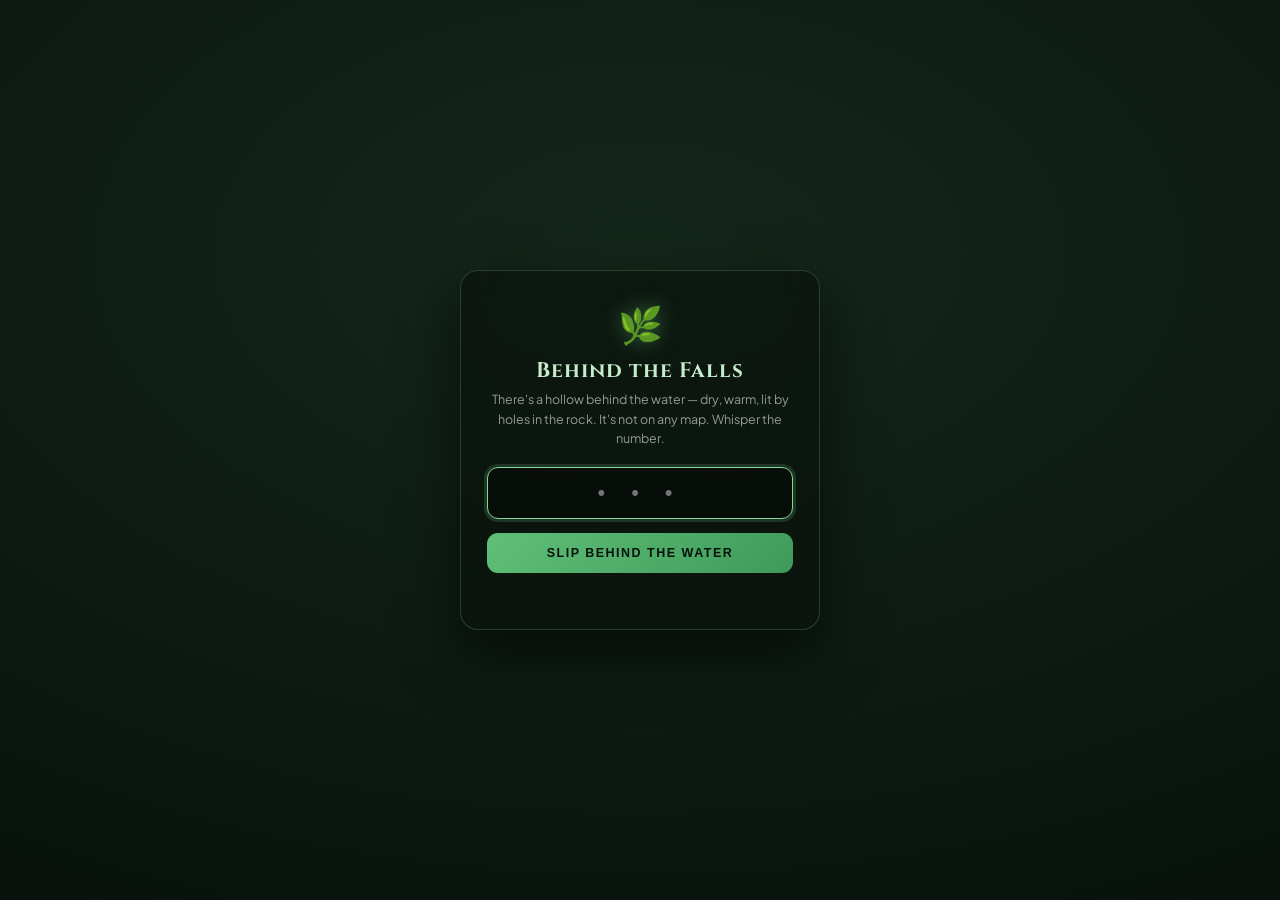
<file: behind-the-falls.html>
<!doctype html><html lang="en"><head>
<meta charset="utf-8">
<meta name="viewport" content="width=device-width,initial-scale=1,viewport-fit=cover">
<title>Behind the Falls · Rimba</title>
<meta name="robots" content="noindex,nofollow">
<link rel="preconnect" href="https://fonts.googleapis.com">
<link rel="preconnect" href="https://fonts.gstatic.com" crossorigin>
<link href="https://fonts.googleapis.com/css2?family=Cinzel:wght@600;700&family=Pacifico&family=Plus+Jakarta+Sans:wght@600;700;800&display=swap" rel="stylesheet">
<style>
  *{box-sizing:border-box}
  html,body{margin:0;height:100%;background:#070f0a;font-family:'Plus Jakarta Sans',system-ui,sans-serif;color:#eef3ee;overflow:hidden}
  #scene{position:fixed;inset:0;overflow-x:auto;overflow-y:hidden;-webkit-overflow-scrolling:touch;display:flex}
  #scene svg{height:100%;width:auto;min-width:100%;flex:0 0 auto;margin:auto;display:block}
  #cap{position:fixed;left:0;right:0;bottom:14px;text-align:center;font-size:13px;color:rgba(238,243,238,.82);
    text-shadow:0 2px 8px #000;padding:0 18px;z-index:5;pointer-events:none;font-weight:600}
  #back{position:fixed;top:12px;left:12px;z-index:6;background:rgba(10,18,12,.72);backdrop-filter:blur(7px);-webkit-backdrop-filter:blur(7px);
    border:1px solid rgba(255,255,255,.22);color:#eef3ff;text-decoration:none;font-weight:700;font-size:13px;padding:8px 14px;border-radius:11px}
  #gate{position:fixed;inset:0;z-index:20;display:flex;align-items:center;justify-content:center;
    background:radial-gradient(120% 100% at 50% 28%,#14271b,#060d09);transition:opacity .6s ease}
  .g-card{width:min(92vw,360px);background:rgba(10,18,12,.72);backdrop-filter:blur(12px);-webkit-backdrop-filter:blur(12px);
    border:1px solid rgba(120,200,140,.25);border-radius:18px;padding:30px 26px;text-align:center;box-shadow:0 22px 60px rgba(0,0,0,.6)}
  .g-ic{font-size:36px;filter:drop-shadow(0 0 10px rgba(120,220,150,.4))}
  .g-title{font-family:'Cinzel',serif;font-weight:700;letter-spacing:.05em;color:#c4eccd;margin:10px 0 5px;font-size:21px}
  .g-sub{font-size:12.5px;color:rgba(238,243,238,.6);margin-bottom:18px;line-height:1.55}
  #pw{width:100%;text-align:center;font-size:22px;letter-spacing:.45em;padding:12px;border-radius:11px;
    border:1px solid rgba(120,200,140,.3);background:rgba(0,0,0,.35);color:#eaf6ec;outline:none}
  #pw:focus{border-color:#7fd89a;box-shadow:0 0 0 3px rgba(120,200,140,.18)}
  #go{margin-top:14px;width:100%;padding:13px;border:none;border-radius:11px;cursor:pointer;
    background:linear-gradient(135deg,#5fbf78,#3f9a5a);color:#06120b;font-weight:800;letter-spacing:.12em;font-size:12.5px;text-transform:uppercase}
  #err{color:#fca5a5;font-size:12px;height:16px;margin-top:10px;letter-spacing:.2px}
  .hidden{opacity:0!important;pointer-events:none}
  @keyframes drip{from{transform:translateY(-4px)}to{transform:translateY(4px)}}
  @keyframes mote{0%{opacity:0;transform:translate(0,0)}30%{opacity:.7}70%{opacity:.5}100%{opacity:0;transform:translate(8px,-26px)}}
  @keyframes sway{0%,100%{transform:rotate(-1.6deg)}50%{transform:rotate(1.6deg)}}
  @keyframes stream{to{stroke-dashoffset:-260}}
  @keyframes rise{0%{opacity:0;transform:translateY(0) scale(.6)}35%{opacity:.5}100%{opacity:0;transform:translateY(-48px) scale(1.5)}}
  @keyframes ripple{0%{transform:scale(.3);opacity:.5}100%{transform:scale(1.55);opacity:0}}
  @keyframes neon{0%,100%{opacity:.92}45%{opacity:.92}47%{opacity:.5}49%{opacity:.98}51%{opacity:.66}53%{opacity:.98}}
  @keyframes glowpulse{0%,100%{opacity:.4}50%{opacity:.72}}
  .fall{animation:drip 1s linear infinite alternate}
  .mote{animation:mote 7s ease-in-out infinite}
  .sway{transform-box:fill-box;transform-origin:50% 100%;animation:sway 5.5s ease-in-out infinite}
  .iw-glow{animation:glowpulse 2.8s ease-in-out infinite}
  .neon{animation:neon 5s ease-in-out infinite}
  .stream{animation:stream 1.1s linear infinite}
  .rise{transform-box:fill-box;transform-origin:center;animation:rise 3s ease-out infinite}
  .ripple{transform-box:fill-box;transform-origin:center;animation:ripple 2.6s ease-out infinite}
</style></head>
<body>
<div id="scene"></div>
<a id="back" href="./?view=lookout">↩ back to the lookout</a>
<div id="cap">The hollow behind the falls — sun slips through the cave roof, and something green has taken root.</div>
<div id="gate">
  <div class="g-card">
    <div class="g-ic">🌿</div>
    <div class="g-title">Behind the Falls</div>
    <div class="g-sub">There's a hollow behind the water — dry, warm, lit by holes in the rock. It's not on any map. Whisper the number.</div>
    <input id="pw" inputmode="numeric" placeholder="• • •" autocomplete="off" aria-label="password">
    <button id="go">Slip behind the water</button>
    <div id="err"></div>
  </div>
</div>
<script>
const PW='420';
const gate=document.getElementById('gate'), pw=document.getElementById('pw'), err=document.getElementById('err');
function unlock(){ gate.classList.add('hidden'); setTimeout(()=>gate.style.display='none',650); build(); }
function tryPw(){ if(pw.value.trim()===PW){ unlock(); } else { err.textContent='The rock stays shut. (think… a certain number)'; pw.value=''; } }
document.getElementById('go').onclick=tryPw;
pw.addEventListener('keydown',e=>{ if(e.key==='Enter') tryPw(); });
// always require the number — no session memory; the room re-locks on every visit.
// EXCEPTION: arriving back from The Green Cave (?g=1) skips the gate — you were already inside.
if(new URLSearchParams(location.search).get('g')==='1'){ gate.style.display='none'; setTimeout(build,0); }
else { try{ sessionStorage.removeItem('btf'); }catch(e){} setTimeout(()=>pw.focus(),300); }

let _raf=null;
function startParallax(){ if(_raf) cancelAnimationFrame(_raf);
  const sc=document.getElementById('scene'); const layers=[...sc.querySelectorAll('.lkL')]; if(!layers.length) return;
  let mx=0,my=0; sc.addEventListener('pointermove',e=>{const r=sc.getBoundingClientRect(); if(!r.width)return; mx=((e.clientX-r.left)/r.width-0.5)*2; my=((e.clientY-r.top)/r.height-0.5)*2;});
  let t0=null; const tick=ts=>{ if(t0==null)t0=ts; const t=(ts-t0)/1000, d=Math.sin(t*0.4)*0.4, AX=9, AY=4;
    for(const g of layers){const px=parseFloat(g.getAttribute('data-px'))||0; g.setAttribute('transform',`translate(${((mx+d)*AX*px).toFixed(2)} ${(my*AY*px).toFixed(2)})`);} _raf=requestAnimationFrame(tick);}; _raf=requestAnimationFrame(tick); }

function build(){
  if(document.getElementById('btf-svg')) return;
  const F=n=>(+n).toFixed(1);
  // ── per-cycle light: the cave reads the time of day (sun by day, moon/lamps by night) ──
  const hr=new Date().getHours(); const N=(hr<6||hr>=19), DUSK=(hr>=17&&hr<19);
  const beamC=N?'#cfe0ff':DUSK?'#ffd49a':'#fff6cf', beamO=N?.2:DUSK?.42:.52;
  const dl1=N?'#3a5f8a':DUSK?'#ffe1a8':'#fff8df', dl2=N?'#1f3a5a':DUSK?'#ffcf94':'#cfe7ff';
  const cv1=N?'#16291c':DUSK?'#26331f':'#1f3325', cv2=N?'#060d09':'#0a130d';
  const rk1=N?'#23241f':'#34302530'.slice(0,7), rk2=N?'#0e0d0a':'#14110c';
  const leafC=N?'#246b30':'#2f9540', leafLite=N?'#2f8f45':'#46b657', vein=N?'#143a1c':'#1c5a2a';
  const budC=N?'#356f3e':'#4f9a48', budLite=N?'#4f9a56':'#76c46a', pistil=N?'#c47a36':'#e0913a';
  const purpC=N?'#4a2f6e':'#6a3f96', purpLite=N?'#6f53a0':'#9466c4', frostW=N?'#cfe0d6':'#f4fff6';
  const mossC=N?'#1c4429':'#2f6b3e';

  // cannabis fan leaf — 7 broad serrated leaflets
  // a slim, sharp-pointed, serrated cannabis leaflet (teeth angle toward the tip)
  function leaflet(L,W){ const seg=7; const prof=t=> t<0.2 ? (0.42+0.58*t/0.2) : Math.pow((1-t)/0.8,0.62);
    // solid lanceolate blade with SMALL marginal teeth that rake toward the tip
    const R=[];
    for(let i=0;i<=seg;i++){ const t=i/seg, w=W*prof(t); R.push([w,-L*t]);
      if(i<seg){ const tn=(i+0.62)/seg; R.push([W*prof(tn)*0.84,-L*tn]); } }
    let p='M 0 0 ';
    R.forEach(([x,y])=>p+=`L ${F(x)} ${F(y)} `);
    p+=`L 0 ${F(-L)} `;
    for(let i=R.length-1;i>=0;i--) p+=`L ${F(-R[i][0])} ${F(R[i][1])} `;
    return p+'Z'; }
  function leaf(x,y,sc,rot,c){ const angs=[-76,-49,-23,0,23,49,76], lens=[40,68,88,102,88,68,40]; let g=`<g transform="translate(${F(x)} ${F(y)}) rotate(${rot}) scale(${sc})">`;
    g+=`<path d="M 0 0 L 0 7" stroke="${vein}" stroke-width="2" stroke-linecap="round"/>`;
    angs.forEach((a,i)=>{ const wr=0.27-Math.abs(a)/76*0.05; g+=`<g transform="rotate(${a})"><path d="${leaflet(lens[i],lens[i]*wr)}" fill="${c}" stroke="${vein}" stroke-width="1.1" stroke-linejoin="round"/><path d="M 0 -3 L 0 ${F(-lens[i]+6)}" stroke="${vein}" stroke-width="1" opacity=".55"/></g>`; }); return g+'</g>'; }
  // realistic flowering cola — calyx scales stacked like a pinecone, dense orange+white pistils, frost
  function cola(cx,base,len,wid,purple){ let g=`<g>`; const n=Math.max(7,Math.round(len/5));
    // sugar leaves poking out of the bud (small frosted serrated leaflets)
    for(let i=1;i<n;i+=2){ const t=i/n, yy=base-len*t, side=(i%4<2?-1:1), slsc=(wid*1.5)*(1-t*0.4)/40;
      g+=`<g transform="translate(${F(cx)} ${F(yy)}) rotate(${(side*(50-t*26)).toFixed(0)}) scale(${slsc.toFixed(3)})"><path d="${leaflet(40,8.2)}" fill="${purple?purpC:budC}" opacity=".95"/><circle cx="0" cy="-16" r="1.5" fill="${frostW}" opacity=".5"/></g>`; }
    // calyx scales stacked like a pinecone — offset rows in a tapering cone, each shaded
    for(let i=0;i<n;i++){ const t=i/n, yy=base-len*t, w=wid*(1-t*0.55)+2.4;
      const offs = (i%2? [-0.5,0.3] : [-0.3,0.5]); if(t<0.42) offs.push(i%2?0.96:-0.96);
      offs.forEach((ox,j)=>{ const cxx=cx+ox*w, cyy=yy+(j%2?1.4:0);
        const pp = purple ? ((i+j)%3!==1) : ((i*2+j)%5===0); const bc=pp?purpC:budC, bl=pp?purpLite:budLite;
        g+=`<ellipse cx="${F(cxx)}" cy="${F(cyy)}" rx="${F(w*0.62)}" ry="${F(w*0.92)}" fill="${bc}"/><ellipse cx="${F(cxx-w*0.18)}" cy="${F(cyy-w*0.34)}" rx="${F(w*0.34)}" ry="${F(w*0.5)}" fill="${bl}" opacity=".75"/>`; }); }
    // dense pistil hairs — fine curly V-pairs sticking out everywhere, ~70% orange (mature) + white
    for(let i=0;i<n*3.4;i++){ const t=(i*0.29)%1, yy=base-len*t, side=i%2?1:-1, w=wid*(1-t*0.5)+2, col=(i%10<7)?pistil:frostW;
      g+=`<path d="M ${F(cx+side*w*0.35)} ${F(yy)} q ${side*5} -6 ${(side*2+((i%3)-1)*3).toFixed(0)} -11" stroke="${col}" stroke-width="${(0.8+(i%2)*0.4).toFixed(1)}" fill="none" opacity="${(0.55+(i%3)*0.14).toFixed(2)}" stroke-linecap="round"/>`; }
    // frosty trichome sheen
    g+=`<g fill="${frostW}">`; for(let i=0;i<n*4;i++){ const t=(i*0.39)%1, yy=base-len*t, side=((i*7)%5-2)/2.0, w=wid*(1-t*0.5); g+=`<circle cx="${F(cx+side*w)}" cy="${F(yy)}" r="${(0.6+(i%3)*0.45).toFixed(1)}" opacity="${(0.45+(i%3)*0.18).toFixed(2)}"/>`; } g+='</g>';
    return g+'</g>'; }
  // realistic cannabis plant — conical: a stem with node-pairs of fan leaves (big→small), branch colas + an apex cola
  function plant(x,base,h,sc,c,flower,purple){ let g=`<g class="sway" style="animation-delay:${(x%5)*-0.7}s">`;
    g+=`<path d="M ${F(x)} ${F(base)} Q ${F(x-3)} ${F(base-h*.5)} ${F(x)} ${F(base-h)}" stroke="#3a5f2a" stroke-width="${F(5*sc)}" fill="none" stroke-linecap="round"/>`;
    const nodes=5;
    for(let k=0;k<nodes;k++){ const t=k/(nodes-1), ny=base-h*(0.12+t*0.8), lsc=sc*(1.4-t*0.74), ang=98-t*60;
      g+=leaf(x-2*sc, ny, lsc, -ang, c)+leaf(x+2*sc, ny, lsc, ang, c); }
    if(flower){
      const by1=base-h*0.6, by2=base-h*0.72;
      g+=`<path d="M ${F(x)} ${F(by1)} L ${F(x-20*sc)} ${F(by1-12*sc)}" stroke="#3a5f2a" stroke-width="${F(3*sc)}" fill="none" stroke-linecap="round"/>`+cola(x-20*sc, by1-12*sc, 30*sc, 5.4*sc, purple);
      g+=`<path d="M ${F(x)} ${F(by2)} L ${F(x+20*sc)} ${F(by2-12*sc)}" stroke="#3a5f2a" stroke-width="${F(3*sc)}" fill="none" stroke-linecap="round"/>`+cola(x+20*sc, by2-12*sc, 28*sc, 5*sc, purple);
      g+=cola(x, base-h+4, 54*sc, 8.5*sc, purple);
    }
    return g+'</g>'; }

  let s=`<svg id="btf-svg" viewBox="0 0 1340 600" preserveAspectRatio="xMidYMid meet" xmlns="http://www.w3.org/2000/svg"><defs>
    <radialGradient id="caveBg" cx="46%" cy="40%" r="78%"><stop offset="0" stop-color="${cv1}"/><stop offset=".55" stop-color="${N?'#0d1a12':'#122318'}"/><stop offset="1" stop-color="${cv2}"/></radialGradient>
    <linearGradient id="rock" x1="0" y1="0" x2="0" y2="1"><stop offset="0" stop-color="${rk1}"/><stop offset="1" stop-color="${rk2}"/></linearGradient>
    <linearGradient id="curtain" x1="0" y1="0" x2="0" y2="1"><stop offset="0" stop-color="${N?'#bcd6ee':'#dff3ff'}" stop-opacity=".85"/><stop offset="1" stop-color="${N?'#7fa6c8':'#9fc7e0'}" stop-opacity=".6"/></linearGradient>
    <linearGradient id="wfGlow" x1="0" y1="0" x2="0" y2="1"><stop offset="0" stop-color="${N?'#5a7da8':'#eafbff'}" stop-opacity="${N?'.5':'.85'}"/><stop offset=".5" stop-color="${N?'#3a5f8a':'#bfe6f5'}" stop-opacity="${N?'.28':'.46'}"/><stop offset="1" stop-color="${N?'#1f3a5a':'#7fb8d0'}" stop-opacity="0"/></linearGradient>
    <radialGradient id="daylight" cx="50%" cy="50%" r="50%"><stop offset="0" stop-color="${dl1}"/><stop offset="1" stop-color="${dl2}" stop-opacity="0"/></radialGradient>
    <linearGradient id="beam" x1="0" y1="0" x2="0" y2="1"><stop offset="0" stop-color="${beamC}" stop-opacity="${beamO}"/><stop offset="1" stop-color="${beamC}" stop-opacity="0"/></linearGradient>
    <radialGradient id="pool" cx="50%" cy="40%" r="60%"><stop offset="0" stop-color="${N?'#6fa6b6':'#bfe6f2'}"/><stop offset="1" stop-color="${N?'#234852':'#3a6e72'}"/></radialGradient>
    <radialGradient id="glowpool" cx="50%" cy="50%" r="50%"><stop offset="0" stop-color="${beamC}" stop-opacity="${N?'.18':'.5'}"/><stop offset=".6" stop-color="${beamC}" stop-opacity="${N?'.06':'.18'}"/><stop offset="1" stop-color="${beamC}" stop-opacity="0"/></radialGradient>
    <radialGradient id="vig" cx="50%" cy="42%" r="72%"><stop offset="0" stop-color="#000" stop-opacity="0"/><stop offset=".58" stop-color="#000" stop-opacity="0"/><stop offset="1" stop-color="#040a06" stop-opacity="${N?'.74':'.66'}"/></radialGradient>
    <radialGradient id="neonG" cx="50%" cy="50%" r="50%"><stop offset="0" stop-color="#6cff86" stop-opacity="${N?'.5':'.4'}"/><stop offset=".45" stop-color="#39d353" stop-opacity="${N?'.22':'.16'}"/><stop offset="1" stop-color="#39d353" stop-opacity="0"/></radialGradient></defs>
    <rect width="1340" height="600" fill="url(#caveBg)"/>`;
  const holes=[[250,300],[560,470],[820,360]];
  // ── daylight holes + beams stabbing down ──
  holes.forEach(([hx,r])=>{ s+=`<ellipse cx="${hx}" cy="46" rx="${r/9}" ry="14" fill="${dl1}"/><ellipse cx="${hx}" cy="46" rx="${r/6}" ry="22" fill="url(#daylight)"/>`;
    s+=`<path d="M ${hx-26} 50 L ${hx+26} 50 L ${hx+r*.18} 560 L ${hx-r*.18} 560 Z" fill="url(#beam)"/>`; });
  // ── cave roof rock + stalactites ──
  s+=`<path d="M 0 0 L 1340 0 L 1340 70 Q 1280 96 1240 74 Q 1120 100 1000 72 Q 940 96 900 70 Q 880 130 850 78 Q 700 104 560 80 Q 540 150 510 84 Q 360 108 230 82 Q 210 140 184 86 Q 90 104 0 80 Z" fill="url(#rock)"/>`;
  s+=`<g fill="#0e0c08" opacity=".5">${[120,330,640,760,940].map(x=>`<path d="M ${x} 70 l 10 40 l 10 -40 Z"/>`).join('')}</g>`;
  s+=`<path d="M 0 0 L 0 600 L 70 600 Q 40 360 90 120 Q 30 60 0 70 Z" fill="url(#rock)"/>`;
  s+=`<path d="M 1340 0 L 1340 600 L 1270 600 Q 1306 360 1256 120 Q 1318 60 1340 70 Z" fill="url(#rock)"/>`;
  // textured wet rock — striations + sheen so the walls aren't flat slabs
  s+=`<g stroke="#0c0a07" stroke-width="2" fill="none" opacity=".4">${[[18,160,40],[34,300,50],[12,440,46],[966,180,44],[982,320,50],[958,460,40]].map(([x,y,l])=>`<path d="M ${x} ${y} q 18 ${l*.5} 8 ${l}"/>`).join('')}</g>`;
  s+=`<g fill="#fff" opacity="${N?'.03':'.06'}">${[[44,200,14,40],[956,260,12,44]].map(([x,y,rx,ry])=>`<ellipse cx="${x}" cy="${y}" rx="${rx}" ry="${ry}"/>`).join('')}</g>`;
  // moss patches + hanging vines on the rock
  s+=`<g fill="${mossC}" opacity=".6">${[[40,150,20],[58,300,16],[950,200,18],[930,360,15],[180,72,22],[820,74,20],[600,80,18],[360,78,16]].map(([x,y,r])=>`<ellipse cx="${x}" cy="${y}" rx="${r}" ry="${r*.6}"/>`).join('')}</g>`;
  s+=`<g stroke="${mossC}" stroke-width="2.4" fill="none" opacity=".7">${[150,470,790,300,650].map((x,i)=>`<path d="M ${x} 78 q ${i%2?10:-10} ${60+i*8} ${i%2?-4:4} ${96+i*6}"/>`).join('')}</g>`;
  // ══ waterfall curtain (left) — viewed from BEHIND: daylight diffuses THROUGH the falling sheet ══
  const wfW=N?'#cfe2f2':'#f3fcff';
  // backlight + soft daylight bloom behind the water
  s+=`<rect x="42" y="50" width="192" height="486" fill="url(#wfGlow)"/>`;
  s+=`<ellipse cx="136" cy="300" rx="150" ry="250" fill="url(#daylight)" opacity=".5"/>`;
  // two translucent water sheets (slight offset → curtain depth)
  s+=`<path d="M 50 52 L 216 52 L 206 532 L 58 532 Z" fill="url(#curtain)" opacity=".38"/>`;
  s+=`<path d="M 70 52 L 198 52 L 190 530 L 76 530 Z" fill="url(#curtain)" opacity=".3"/>`;
  // flowing streamlines — animated stroke-dashoffset = continuous streaming water, varied speed/width/drift
  let strm='<g fill="none" stroke-linecap="round">';
  [58,72,86,100,114,128,142,156,170,184,200,210].forEach((x,i)=>{ const dur=(0.8+(i%4)*0.26).toFixed(2), sw=(1.3+(i%3)*1.1).toFixed(1), op=(0.26+(i%3)*0.12).toFixed(2), dr=(i%2?7:-7);
    strm+=`<path class="stream" style="animation-duration:${dur}s" d="M ${x} 54 q ${dr} 240 ${(dr*0.4).toFixed(0)} 476" stroke="${wfW}" stroke-width="${sw}" stroke-dasharray="${18+(i%3)*16} ${10+(i%2)*10}" opacity="${op}"/>`; });
  s+=strm+'</g>';
  // bright fast highlight threads catching the light
  s+=`<g fill="none" stroke="${N?'#dceaf6':'#ffffff'}" stroke-linecap="round" opacity=".55">${[92,150,178].map((x,i)=>`<path class="stream" style="animation-duration:${(0.58+i*0.16).toFixed(2)}s" d="M ${x} 56 q 3 240 1 470" stroke-width="1.6" stroke-dasharray="9 28"/>`).join('')}</g>`;
  // horizontal surface shimmer drifting across the sheet
  s+=`<g fill="none" stroke="${wfW}" stroke-width="2" opacity=".16">${[150,250,350,440].map((y,i)=>`<path class="fall" style="animation-delay:${(i*0.3).toFixed(1)}s" d="M 58 ${y} q 38 ${i%2?6:-6} 76 0 q 38 ${i%2?-6:6} 74 0"/>`).join('')}</g>`;
  // ── impact zone: pool + ripple rings + foam + rising spray ──
  s+=`<ellipse cx="134" cy="540" rx="128" ry="34" fill="url(#pool)" opacity=".92"/>`;
  s+=`<g fill="none" stroke="${N?'#9fc2cc':'#eaf6ff'}" stroke-width="1.6">${[[120,540,30,15],[150,544,36,17],[110,548,24,12]].map(([x,y,rx,ry],i)=>`<ellipse class="ripple" style="animation-duration:${(2.4+i*0.6).toFixed(1)}s;animation-delay:${(i*0.8).toFixed(1)}s" cx="${x}" cy="${y}" rx="${rx}" ry="${ry}"/>`).join('')}</g>`;
  s+=`<g fill="${N?'#cfe0e6':'#f4fbff'}" opacity=".72">${[[96,528,16,6],[128,530,20,7],[160,528,15,6],[188,532,12,5]].map(([x,y,rx,ry])=>`<ellipse cx="${x}" cy="${y}" rx="${rx}" ry="${ry}"/>`).join('')}</g>`;
  s+=`<g fill="${N?'#aecad4':'#e8f6fb'}">${[[100,524,9],[134,520,12],[166,524,10],[150,514,8],[118,522,7]].map(([x,y,r],i)=>`<circle class="rise" style="animation-duration:${(2.6+(i%3)*0.7).toFixed(1)}s;animation-delay:${(i*0.5).toFixed(1)}s" cx="${x}" cy="${y}" r="${r}" opacity=".5"/>`).join('')}</g>`;
  s+=`<g fill="${N?'#bcd6ee':'#ffffff'}" opacity=".38">${[[108,544,30,3],[150,548,22,2.4]].map(([x,y,rx,ry])=>`<ellipse cx="${x}" cy="${y}" rx="${rx}" ry="${ry}"/>`).join('')}</g>`;
  // ── cave floor ──
  s+=`<path d="M 0 520 Q 300 502 560 516 Q 800 526 1000 510 Q 1170 504 1340 514 L 1340 600 L 0 600 Z" fill="${N?'#120d08':'#1a140d'}"/>`;
  s+=`<g fill="${N?'#1f1610':'#2a1f12'}">${holes.map(([hx])=>`<ellipse cx="${hx}" cy="540" rx="90" ry="24"/>`).join('')}</g>`;
  // dense moss + fern carpet on the floor (lush — no flat dirt gaps)
  s+=`<g fill="${mossC}" opacity=".7">${[...Array(20)].map((_,i)=>{const x=20+i*50, y=524+((i*37)%30), r=14+((i*13)%4)*5; return `<ellipse cx="${x}" cy="${y}" rx="${r}" ry="${r*.55}"/>`;}).join('')}</g>`;
  s+=`<g stroke="${N?'#234a2c':'#3f7a44'}" stroke-width="2.4" fill="none" stroke-linecap="round" opacity=".82">${[60,170,330,430,560,690,830,930].map((x,i)=>`<path d="M ${x} ${566-i%2*4} q -9 -22 -18 -32 M ${x+7} ${566-i%2*4} q 0 -26 1 -36 M ${x+14} ${566-i%2*4} q 9 -22 18 -30"/>`).join('')}</g>`;
  // grow-crates
  s+=`<g fill="#5a4326" stroke="#3a2c18" stroke-width="2">${[[330,548],[560,556],[820,548]].map(([x,y])=>`<path d="M ${x-34} ${y} L ${x+34} ${y} L ${x+28} ${y+22} L ${x-28} ${y+22} Z"/>`).join('')}</g>`;

  // pools of daylight landing on the crop where each beam reaches the floor
  s+=`<g>${holes.map(([hx])=>`<ellipse cx="${hx}" cy="528" rx="118" ry="40" fill="url(#glowpool)"/>`).join('')}</g>`;

  // ── a drying line of harvested colas hanging upside-down (a harvest in progress) ──
  s+=`<line x1="250" y1="206" x2="470" y2="196" stroke="#9c7a44" stroke-width="3"/>`;
  s+=`<g>${[280,322,364,406,448].map((dx,i)=>{const dy=206-(dx-250)/220*10; return `<line x1="${dx}" y1="${dy}" x2="${dx}" y2="${dy+10}" stroke="#6b5028" stroke-width="1.6"/><g transform="translate(${dx} ${dy+12}) rotate(180)">${cola(0,0,42+(i%2)*8,6.2,i%2===0)}</g>`;}).join('')}</g>`;
  // a hygrometer / temp gauge clipped to the rock wall (grow monitoring)
  s+=`<g transform="translate(998 286)"><circle r="16" fill="#15120c" stroke="#5a4326" stroke-width="2"/><circle r="13" fill="#d6deca"/><g stroke="#7a8a6a" stroke-width="0.8">${[...Array(8)].map((_,i)=>{const a=i/8*6.2832;return `<line x1="${F(Math.cos(a)*10)}" y1="${F(Math.sin(a)*10)}" x2="${F(Math.cos(a)*12.5)}" y2="${F(Math.sin(a)*12.5)}"/>`;}).join('')}</g><line x1="0" y1="0" x2="6" y2="-8" stroke="#c4452c" stroke-width="1.6" stroke-linecap="round"/><circle r="1.8" fill="#2a2114"/></g>`;

  // ══ MID parallax layer — the crop (mix of flowering + leafy) ══
  s+='<g class="lkL" data-px=".32">';
  // back row — smaller/further, fills the grow out
  s+= plant(160,524,96,.64,leafLite,true,false)+plant(362,520,102,.7,leafC,true,true)+plant(470,522,92,.62,leafLite,false)+plant(642,520,104,.72,leafC,true,false)+plant(702,524,94,.64,leafLite,true,true)+plant(900,522,98,.68,leafC,true,false)+plant(958,526,86,.58,leafLite,false);
  // front clusters — the hero plants
  s+= plant(250,540,150,1.05,leafC,true,false)+plant(206,548,110,.8,leafLite,false)+plant(300,546,126,.85,leafC,true,true);
  s+= plant(560,556,168,1.14,leafC,true,true)+plant(516,556,122,.86,leafC,true,false)+plant(606,552,130,.9,leafLite,false);
  s+= plant(820,548,150,1.02,leafC,true,false)+plant(872,552,112,.8,leafLite,true,true)+plant(778,552,120,.84,leafC,false);
  // fillers between the beams so it reads as a packed grow
  s+= plant(400,550,112,.76,leafC,true,false)+plant(690,552,118,.8,leafLite,true,true)+plant(940,550,104,.72,leafC,true,false)+plant(456,548,98,.66,leafLite,false);
  s+='</g>';

  // ══ NEAR parallax layer — foreground ferns + a watering can + the gecko ══
  s+='<g class="lkL" data-px=".62">';
  s+=`<g stroke="${N?'#1d3a23':'#356b2c'}" stroke-width="3.4" fill="none" stroke-linecap="round" opacity=".95">${[110,690,910,400].map(x=>`<path d="M ${x} 582 q -13 -32 -28 -48 M ${x+9} 582 q 0 -40 0 -58 M ${x+18} 582 q 13 -32 28 -48"/>`).join('')}</g>`;
  s+=`<g transform="translate(430 556)"><path d="M -16 0 q -2 -12 8 -14 l 14 0 q 10 2 8 14 Z" fill="#7a8a52"/><rect x="-16" y="-2" width="32" height="4" rx="2" fill="#5e6e3e"/><path d="M 14 -8 q 14 -2 18 8" stroke="#7a8a52" stroke-width="3" fill="none"/></g>`;
  s+=`<g transform="translate(900 560)" fill="${N?'#2a3a24':'#4a6b32'}"><ellipse cx="0" cy="0" rx="16" ry="5"/><path d="M 14 0 q 14 1 22 5" stroke="${N?'#2a3a24':'#4a6b32'}" stroke-width="3" fill="none" stroke-linecap="round"/><circle cx="-14" cy="-1" r="3.4"/></g>`;
  s+='</g>';

  // ── a row of hanging GROW-LAMPS with reflector hoods + warm cones pooling on the canopy ──
  s+=`<g>${[300,540,780,1020].map(lx=>`<line x1="${lx}" y1="0" x2="${lx}" y2="92" stroke="#2a2114" stroke-width="2.4"/><path d="M ${lx-30} 92 L ${lx+30} 92 L ${lx+18} 120 L ${lx-18} 120 Z" fill="#6e665a"/><path d="M ${lx-26} 96 L ${lx+26} 96 L ${lx+18} 116 L ${lx-18} 116 Z" fill="#8a8276"/><path d="M ${lx-30} 92 L ${lx+30} 92 L ${lx+27} 98 L ${lx-27} 98 Z" fill="#4a443a"/><ellipse cx="${lx}" cy="118" rx="11" ry="7" fill="#fff3d0"/><ellipse cx="${lx}" cy="120" rx="${N?44:30}" ry="${N?38:24}" fill="#ffe6a0" class="iw-glow" opacity="${N?'.55':'.34'}"/>`).join('')}</g>`;
  s+=`<g pointer-events="none">${[300,540,780,1020].map(lx=>`<path d="M ${lx-16} 124 L ${lx-64} 522 L ${lx+64} 522 L ${lx+16} 124 Z" fill="#ffe6a0" opacity="${N?'.16':'.085'}"/><ellipse cx="${lx}" cy="524" rx="86" ry="34" fill="#ffe6a0" opacity="${N?'.26':'.15'}"/>`).join('')}</g>`;
  // a moth circling a lamp + glowing motes in the beams + fireflies (night)
  s+=`<g class="mote" fill="#e8e2cc" opacity=".8"><ellipse cx="804" cy="110" rx="5" ry="3.4"/><ellipse cx="812" cy="110" rx="5" ry="3.4"/></g>`;
  s+=`<g fill="${beamC}">${holes.flatMap(([hx],j)=>[0,1,2,3].map(i=>`<circle class="mote" style="animation-delay:${(j*1.4+i*1.6).toFixed(1)}s" cx="${hx-20+i*12}" cy="${260+i*60}" r="2"/>`)).join('')}</g>`;
  if(N) s+=`<g fill="#bdf5a0">${[[180,470],[470,500],[760,460],[330,520],[640,512]].map(([x,y],i)=>`<circle class="mote" style="animation-delay:${(i*.9).toFixed(1)}s" cx="${x}" cy="${y}" r="2.2"/>`).join('')}</g>`;
  // humid haze hanging in the cave-grow air (a damp, living grow)
  s+=`<g fill="${N?'#8fb89a':'#cfe0d0'}" pointer-events="none">${[[260,448,86,18],[560,468,104,22],[860,448,88,18],[400,506,74,15],[1010,470,76,16]].map(([hx,hy,rx,ry],i)=>`<ellipse class="mote" style="animation-delay:${(i*1.5).toFixed(1)}s" cx="${hx}" cy="${hy}" rx="${rx}" ry="${ry}" opacity="${N?'.06':'.045'}"/>`).join('')}</g>`;
  // water drips off the cave roof
  s+=`<g stroke="${N?'#9fc2cc':'#cfe7ff'}" stroke-width="1.6" opacity=".5" stroke-linecap="round">${[130,330,650,760,930].map((x,i)=>`<line class="fall" style="animation-delay:${(i*0.4).toFixed(1)}s" x1="${x}" y1="106" x2="${x}" y2="120"/>`).join('')}</g>`;
  // ══ a subtly-elegant door set into the right cave wall → The Green Cave (warm light bleeds around it) ══
  s+=`<ellipse cx="1150" cy="486" rx="128" ry="92" fill="${N?'#ffce7a':'#ffe0a0'}" opacity="${N?'.2':'.12'}"/>`;
  s+=`<path d="M 1084 532 L 1084 410 Q 1084 346 1150 346 Q 1216 346 1216 410 L 1216 532 Z" fill="${N?'#241d12':'#352b1e'}"/>`;
  s+=`<path d="M 1084 532 L 1084 410 Q 1084 346 1150 346 Q 1216 346 1216 410 L 1216 532 Z" fill="none" stroke="${N?'#5a4a30':'#7c6038'}" stroke-width="5"/>`;
  s+=`<path d="M 1095 530 L 1095 412 Q 1095 358 1150 358 Q 1205 358 1205 412 L 1205 530 Z" fill="${N?'#33240f':'#54391f'}"/>`;
  s+=`<g stroke="${N?'#1f1408':'#3a2812'}" stroke-width="2.5" opacity=".6"><line x1="1123" y1="370" x2="1123" y2="528"/><line x1="1150" y1="360" x2="1150" y2="528"/><line x1="1177" y1="370" x2="1177" y2="528"/></g>`;
  s+=`<g fill="#caa44e"><circle cx="1192" cy="452" r="4.5"/><rect x="1189" y="448" width="6" height="20" rx="3"/></g>`;
  // warm light leaking around the door edges = the hint of the boutique beyond
  s+=`<g stroke="${N?'#ffd98a':'#ffe6b0'}" stroke-width="2.4" opacity="${N?'.7':'.5'}" stroke-linecap="round" class="iw-glow"><path d="M 1096 412 Q 1096 360 1150 359 Q 1204 360 1204 412"/><line x1="1097" y1="529" x2="1203" y2="529"/></g>`;
  // an aesthetic neon "420" in cursive glowing above the door (the quiet tease)
  s+=`<g transform="translate(1150 318)"><ellipse cx="0" cy="6" rx="64" ry="40" fill="url(#neonG)" class="neon"/><text class="neon" x="0" y="15" text-anchor="middle" font-family="Pacifico, cursive" font-size="44" fill="none" stroke="#8dffa6" stroke-width="1.8" style="filter:drop-shadow(0 0 3px #6cff86) drop-shadow(0 0 8px #39d353) drop-shadow(0 0 14px #2fbf48)">420</text></g>`;
  s+=`<g fill="${N?'#4a3venturi'.replace('venturi','320'):'#7a5430'}">${[1062,1238].map(px=>`<path d="M ${px-16} 532 l 32 0 l -4 20 l -24 0 Z"/>`).join('')}</g>`;
  [1062,1238].forEach(px=>{ s+=`<g transform="translate(${px} 530)">${leaf(0,0,0.5,0,leafC)}${leaf(-6,2,0.4,-30,leafLite)}${leaf(6,2,0.4,30,leafLite)}</g>`; });
  // warm glow pool spilling onto the floor from under the door
  s+=`<ellipse cx="1150" cy="544" rx="92" ry="22" fill="${N?'#ffce7a':'#ffdca0'}" opacity="${N?'.26':'.18'}"/>`;
  // the clickable hotspot
  s+=`<rect class="gc-door" x="1078" y="344" width="144" height="206" fill="#fff" opacity="0" style="cursor:pointer" pointer-events="all"/>`;
  s+=`<rect width="1340" height="600" fill="url(#vig)" pointer-events="none"/></svg>`;
  document.getElementById('scene').innerHTML=s;
  startParallax();
  // frame the GROW (the door stays hidden off to the right until you scroll over to find it)
  const scN=document.getElementById('scene'); requestAnimationFrame(()=>{ scN.scrollLeft=Math.max(0,(520/1340)*scN.scrollWidth - scN.clientWidth/2); });
  // wire the secret door → The Green Cave (tap-vs-scroll guard so panning never mis-fires)
  const _door=scN.querySelector('.gc-door');
  if(_door){ const _go=()=>{ window.location.href='the-green-cave.html'; };
    let _dx=0,_dy=0,_moved=false;
    _door.addEventListener('pointerdown',e=>{ _dx=e.clientX; _dy=e.clientY; _moved=false; });
    _door.addEventListener('pointermove',e=>{ if(Math.abs(e.clientX-_dx)>12||Math.abs(e.clientY-_dy)>12) _moved=true; });
    _door.addEventListener('pointerup',()=>{ if(!_moved) _go(); });
    _door.addEventListener('click', _go);
    _door.addEventListener('touchend',e=>{ if(!_moved){ e.preventDefault(); _go(); } }, {passive:false}); }
}
</script>
</body></html>
</file>
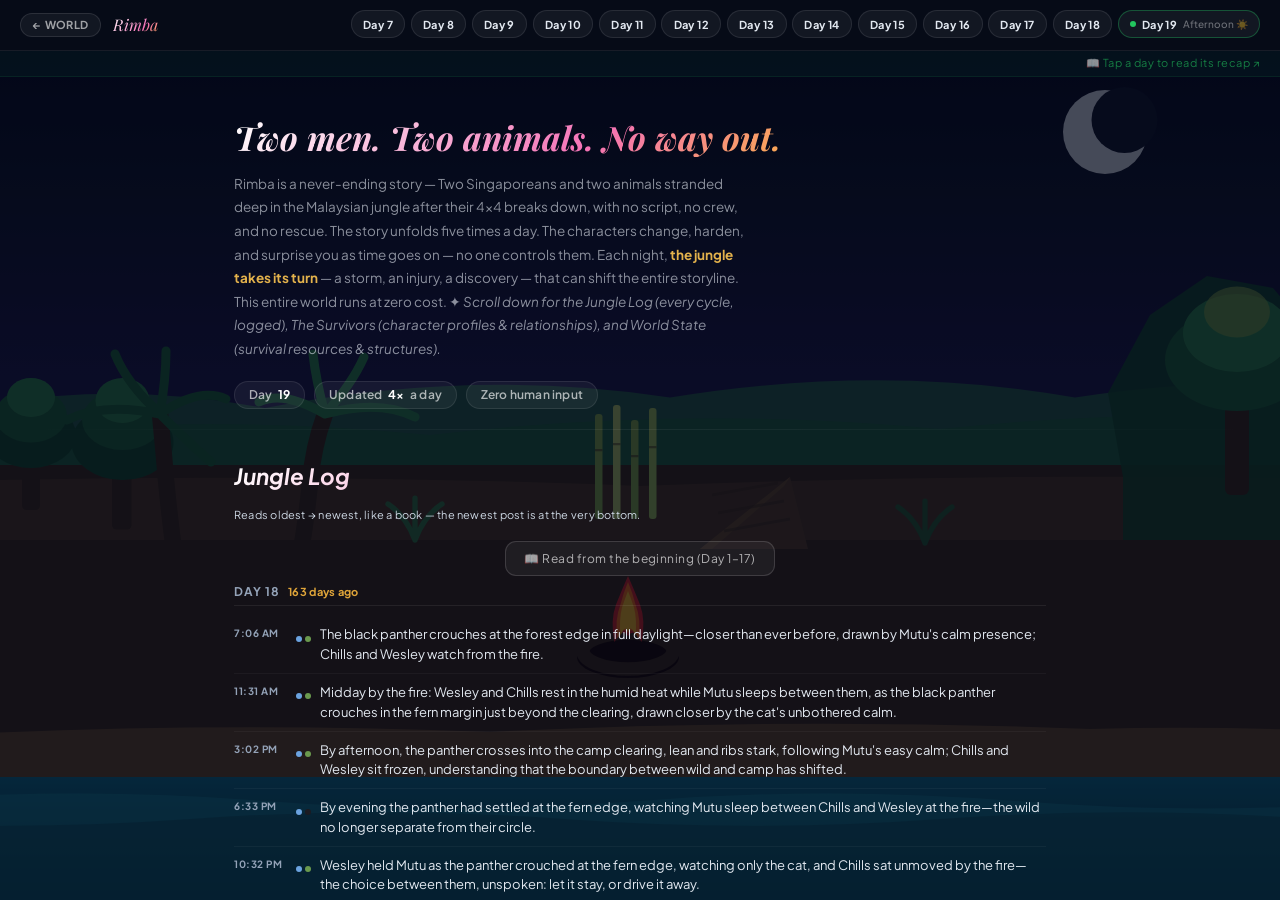
<file: story.html>
<!DOCTYPE html>
<html lang="en">
<head>
<meta charset="UTF-8">
<meta http-equiv="Cache-Control" content="no-cache, no-store, must-revalidate">
<meta http-equiv="Pragma" content="no-cache">
<meta http-equiv="Expires" content="0">
<meta name="viewport" content="width=device-width, initial-scale=1.0">
<title>Rimba — the story so far</title>
<link rel="icon" href="data:image/svg+xml,%3Csvg xmlns='http://www.w3.org/2000/svg' viewBox='0 0 100 100'%3E%3Ctext y='.9em' font-size='88'%3E%F0%9F%8C%BF%3C/text%3E%3C/svg%3E">
<meta name="description" content="The story so far on Rimba — a never-ending jungle survival drama. Day-by-day recaps, the full Jungle Log, and every character's relationships, told five times a day with no script.">
<meta name="theme-color" content="#0a1410">
<meta property="og:type" content="website">
<meta property="og:site_name" content="The Never Ending Story Project">
<meta property="og:title" content="Rimba — the story so far">
<meta property="og:description" content="Day-by-day recaps and the full Jungle Log of a never-ending jungle survival drama. No script, no crew, no rescue.">
<meta property="og:url" content="https://adamdegoat.github.io/rimba/story.html">
<meta name="twitter:card" content="summary">
<meta name="twitter:title" content="Rimba — the story so far">
<meta name="twitter:description" content="Day-by-day recaps and the full Jungle Log of a never-ending jungle survival drama.">

<link href="https://fonts.googleapis.com/css2?family=Playfair+Display:ital,wght@0,700;0,800;1,700&family=Plus+Jakarta+Sans:wght@400;500;600;700;800&display=swap" rel="stylesheet">
<style>
:root{--bg:#070d18;--card:rgba(255,255,255,.04);--border:rgba(255,255,255,.07);
  --text:#e2e8f0;--muted:#cbd5e1;--muted2:#94a3b8;
  --marcus:#60a5fa;--ryan:#fbbf24;--jade:#f472b6;--judy:#2dd4bf;--radius:14px}
*{box-sizing:border-box;margin:0;padding:0}
html{scroll-behavior:smooth}
body{font-family:'Plus Jakarta Sans',sans-serif;background:transparent;color:var(--text);font-size:14px;
  -webkit-font-smoothing:antialiased;min-height:100vh;overflow:hidden}

/* World background + overlay */
#world-bg{position:fixed;inset:0;z-index:0;overflow:hidden}
#world-bg svg{width:100%;height:100%;object-fit:cover}
#dark-overlay{position:fixed;inset:0;z-index:1;background:rgba(2,6,23,.58);pointer-events:none}
#story-scroll{position:fixed;inset:0;z-index:2;overflow-y:auto}

/* Cloud/wave animations (mirrored from world page) */
@keyframes cloud-a{from{transform:translateX(0)}to{transform:translateX(1300px)}}
.cl1{animation:cloud-a 90s linear infinite}
.cl2{animation:cloud-a 115s linear infinite;animation-delay:-40s}
.cl3{animation:cloud-a 72s linear infinite;animation-delay:-22s}
@keyframes flk{0%,100%{transform:scaleY(1) scaleX(1)}50%{transform:scaleY(1.22) scaleX(.9)}}
.fa{animation:flk .75s ease-in-out infinite;transform-box:fill-box;transform-origin:50% 100%}
.fb{animation:flk .55s ease-in-out infinite reverse;transform-box:fill-box;transform-origin:50% 100%}
.fc{animation:flk .42s ease-in-out infinite;transform-box:fill-box;transform-origin:50% 100%}
@keyframes wv{from{transform:translateX(0)}to{transform:translateX(500px)}}
.wa{animation:wv 13s linear infinite}.wb{animation:wv 19s linear infinite reverse}
.hidden{display:none!important}
h1,h2,h3{font-family:'Playfair Display',serif}
@keyframes fadeUp{from{opacity:0;transform:translateY(14px)}to{opacity:1;transform:translateY(0)}}
@keyframes pulse{0%,100%{opacity:1;transform:scale(1)}50%{opacity:.7;transform:scale(1.15)}}
@keyframes shimmer{0%{background-position:200% center}100%{background-position:-200% center}}
@keyframes spin{to{transform:rotate(360deg)}}

/* LOADING */
#loading{min-height:100vh;display:flex;flex-direction:column;align-items:center;justify-content:center;gap:1rem}
.spinner{width:36px;height:36px;border:3px solid rgba(255,255,255,.1);border-top-color:#60a5fa;border-radius:50%;animation:spin .8s linear infinite}
#loading p{color:var(--muted);font-size:13px}

/* BACK BAR */
.back-bar{position:sticky;top:0;z-index:50;background:rgba(7,13,24,.92);backdrop-filter:blur(16px);
  -webkit-backdrop-filter:blur(16px);border-bottom:1px solid var(--border);
  padding:.65rem 1.25rem;display:flex;align-items:center;gap:.75rem;
  /* bubble anchors to this */}
.back-btn{display:inline-flex;align-items:center;gap:.35rem;padding:.28rem .75rem;
  border-radius:14px;border:1px solid rgba(255,255,255,.1);background:rgba(255,255,255,.05);
  color:rgba(255,255,255,.6);font-size:11px;font-weight:700;text-decoration:none;
  font-family:'Plus Jakarta Sans',sans-serif;letter-spacing:.3px;text-transform:uppercase;transition:all .2s}
.back-btn:hover{border-color:rgba(255,255,255,.2);color:rgba(255,255,255,.9)}
.back-bar-title{font-family:'Playfair Display',serif;font-style:italic;font-size:16px;
  background:linear-gradient(135deg,#fff 0%,#f472b6 40%,#fbbf24 70%,#60a5fa 100%);
  background-size:200% auto;-webkit-background-clip:text;-webkit-text-fill-color:transparent;
  background-clip:text;animation:shimmer 6s linear infinite}
.day-dot{width:6px;height:6px;border-radius:50%;background:#22c55e;flex-shrink:0;animation:pulse 2s infinite}

/* DAY CHIPS */
#day-chips{display:flex;align-items:center;gap:.35rem;margin-left:auto;
  overflow-x:auto;flex-wrap:nowrap;scrollbar-width:none;padding-bottom:1px}
#day-chips::-webkit-scrollbar{display:none}
.day-chip{display:inline-flex;align-items:center;gap:.35rem;flex-shrink:0;
  background:rgba(255,255,255,.05);border:1px solid rgba(255,255,255,.09);
  border-radius:14px;padding:.25rem .7rem;min-height:28px;
  font-size:11px;font-weight:700;letter-spacing:.4px;white-space:nowrap;
  cursor:pointer;user-select:none;font-family:'Plus Jakarta Sans',sans-serif;
  transition:background .15s,border-color .15s}
.day-chip:hover{background:rgba(255,255,255,.09);border-color:rgba(255,255,255,.18)}
@keyframes chipGlow{0%,100%{box-shadow:0 0 0 0 rgba(34,197,94,0)}50%{box-shadow:0 0 0 5px rgba(34,197,94,.18)}}
.day-chip.current{border-color:rgba(34,197,94,.35);animation:chipGlow 2.5s ease-in-out infinite}
.day-chip.chip-active{background:rgba(255,255,255,.1)!important;border-color:rgba(255,46,120,.45)!important}
.day-chip-meta{font-size:10px;color:rgba(255,255,255,.38);font-weight:500;letter-spacing:0}

/* DAY SUMMARY BUBBLE */
#day-summary-bubble{
  position:absolute;top:calc(100% + 8px);right:0;z-index:200;
  width:min(310px,calc(100vw - 24px));
  background:rgba(4,8,22,.95);border:1px solid rgba(255,255,255,.11);border-radius:14px;
  overflow:hidden;max-height:0;opacity:0;pointer-events:none;
  transition:max-height .34s cubic-bezier(.4,0,.2,1),opacity .22s ease;
  backdrop-filter:blur(20px);-webkit-backdrop-filter:blur(20px);
  box-shadow:0 14px 40px rgba(0,0,0,.7)}
#day-summary-bubble.open{max-height:420px;opacity:1;pointer-events:auto}
.dsb-header{font-size:10px;font-weight:800;letter-spacing:1.8px;text-transform:uppercase;
  color:rgba(255,255,255,.28);padding:13px 15px 0}
.dsb-drama{font-size:13px;color:rgba(255,255,255,.82);line-height:1.58;font-style:italic;
  padding:10px 15px 12px}
.dsb-ongoing{font-size:12.5px;color:rgba(255,255,255,.55);line-height:1.55;font-style:italic;
  padding:10px 15px 12px}
.dsb-bullets{padding:10px 15px 6px;display:flex;flex-direction:column;gap:6px}
.dsb-bullet{font-size:12px;color:rgba(255,255,255,.58);line-height:1.5;
  padding-left:10px;position:relative}
.dsb-bullet::before{content:'·';position:absolute;left:0;color:rgba(255,255,255,.2)}
.dsb-rel{padding:8px 15px 8px;border-top:1px solid rgba(255,255,255,.05);
  display:flex;flex-direction:column;gap:5px}
.dsb-rel-item{font-size:11px;display:flex;align-items:baseline;justify-content:space-between;gap:.5rem}
.dsb-rel-vals{font-size:10px;color:rgba(255,255,255,.28);flex-shrink:0}
.dsb-cycles{padding:7px 15px 13px;display:flex;gap:.35rem;flex-wrap:wrap}
.dsb-cycle-tag{font-size:10px;font-weight:700;text-transform:capitalize;letter-spacing:.3px;
  color:rgba(255,255,255,.3);background:rgba(255,255,255,.05);
  border-radius:7px;padding:2px 8px;font-family:'Plus Jakarta Sans',sans-serif}
.dsb-empty{font-size:13px;color:var(--muted);padding:16px 15px;text-align:center}

/* HERO INTRO */
.hero-intro{padding:2.5rem 1.5rem 1.25rem;max-width:860px;margin:0 auto}
.hero-tagline{font-family:'Playfair Display',serif;font-style:italic;
  font-size:clamp(1.45rem,4vw,2.1rem);font-weight:700;
  background:linear-gradient(135deg,#fff 0%,#f472b6 45%,#fbbf24 80%);
  -webkit-background-clip:text;-webkit-text-fill-color:transparent;background-clip:text;
  line-height:1.2;margin-bottom:.9rem}
.hero-body{color:rgba(226,232,240,.6);font-size:13.5px;line-height:1.75;
  max-width:520px;margin-bottom:1.25rem}
.hero-stats{display:flex;gap:.6rem;flex-wrap:wrap}
.hero-stat-chip{display:inline-flex;align-items:center;gap:.35rem;padding:.35rem .85rem;
  background:rgba(255,255,255,.05);border:1px solid rgba(255,255,255,.09);
  border-radius:20px;font-size:12px;font-weight:600;letter-spacing:.2px;
  color:rgba(255,255,255,.65)}
.hero-stat-chip strong{color:#fff;font-weight:700}

/* DAY HINT */
#day-hint{
  padding:.35rem 1.25rem;text-align:right;
  font-size:11px;color:rgba(34,197,94,.6);letter-spacing:.5px;
  background:rgba(34,197,94,.05);border-bottom:1px solid rgba(34,197,94,.1);
  transition:opacity .5s ease,max-height .5s ease,padding .5s ease;
  overflow:hidden;max-height:36px
}
#day-hint.hint-faded{opacity:0;max-height:0;padding-top:0;padding-bottom:0}
@keyframes hintNudge{0%,100%{transform:translateX(0)}50%{transform:translateX(6px)}}
#day-hint:not(.hint-faded) .hint-arrow{display:inline-block;animation:hintNudge 1.6s ease-in-out infinite}

/* SECTIONS */
.section{padding:2rem 1.5rem;max-width:860px;margin:0 auto}
.section-title{font-size:1.4rem;font-weight:700;font-style:italic;margin-bottom:1.25rem;
  background:linear-gradient(135deg,#fff 0%,#f472b6 55%,#fbbf24 100%);
  -webkit-background-clip:text;-webkit-text-fill-color:transparent;background-clip:text}
.divider{height:1px;background:linear-gradient(90deg,transparent,rgba(255,255,255,.06),transparent);margin:0 1.5rem}
.reveal{opacity:0;transform:translateY(16px);transition:opacity .5s,transform .5s}
.reveal.visible{opacity:1;transform:translateY(0)}

/* CYCLE TABS */
.cycle-tab{display:inline-flex;background:rgba(255,255,255,.04);border:1px solid var(--border);
  border-radius:8px;overflow:hidden;margin-bottom:1rem}
.cycle-btn{padding:.4rem .85rem;font-size:12px;font-weight:600;color:var(--muted);cursor:pointer;
  font-family:'Plus Jakarta Sans',sans-serif;transition:all .15s;border:none;background:none;color:inherit}
.cycle-btn.active{background:rgba(255,255,255,.08);color:#fff}
.cycle-btn[data-cycle="morning"].active{color:#93c5fd;box-shadow:inset 0 -2px 0 #93c5fd}
.cycle-btn[data-cycle="midday"].active{color:#fde68a;box-shadow:inset 0 -2px 0 #fde68a}
.cycle-btn[data-cycle="afternoon"].active{color:#7dd3fc;box-shadow:inset 0 -2px 0 #7dd3fc}
.cycle-btn[data-cycle="evening"].active{color:#fb923c;box-shadow:inset 0 -2px 0 #fb923c}
.cycle-btn[data-cycle="night"].active{color:#c084fc;box-shadow:inset 0 -2px 0 #c084fc}

/* FEED */
.today-grid{display:flex;flex-direction:column;gap:.65rem}
.feed-card{background:var(--card);border-radius:12px;border:1px solid var(--border);
  padding:1rem 1.2rem;display:flex;gap:.85rem;align-items:flex-start;animation:fadeUp .3s ease both}
.feed-card.interaction{border-left:3px solid rgba(251,191,36,.35);border-style:solid;opacity:.92}
.feed-avatar{width:36px;height:36px;border-radius:50%;display:flex;align-items:center;justify-content:center;
  font-weight:800;font-size:12px;font-family:'Plus Jakarta Sans',sans-serif;flex-shrink:0}
.feed-body{flex:1;min-width:0}
.feed-name{font-size:12px;font-weight:700;font-family:'Plus Jakarta Sans',sans-serif;margin-bottom:2px}
.feed-action{font-size:12px;color:var(--muted);margin-bottom:.35rem;font-style:italic}
.feed-thought{font-size:13px;color:var(--text);line-height:1.55}
.feed-dialogue{font-size:13px;color:var(--text);line-height:1.55;font-style:italic}
.feed-dialogue-line{font-size:13px;color:var(--text);line-height:1.6;margin-top:3px}

/* CHARACTER CARDS */
.profiles-grid{display:grid;grid-template-columns:repeat(4,1fr);gap:1rem}
@media(max-width:860px){.profiles-grid{grid-template-columns:repeat(2,1fr)}}
.char-card{background:rgba(11,18,32,.92);border-radius:var(--radius);border:1px solid var(--border);
  padding:1.25rem;transition:all .25s;position:relative;overflow:hidden}
.char-card::before{content:'';position:absolute;top:0;left:0;right:0;height:2px}
.char-card.marcus::before{background:linear-gradient(90deg,transparent,var(--marcus),transparent)}
.char-card.ryan::before{background:linear-gradient(90deg,transparent,var(--ryan),transparent)}
.char-card.jade::before{background:linear-gradient(90deg,transparent,var(--jade),transparent)}
.char-card.judy::before{background:linear-gradient(90deg,transparent,var(--judy),transparent)}
.char-card:hover{transform:translateY(-3px);border-color:rgba(255,255,255,.12)}
.char-avatar{width:48px;height:48px;border-radius:50%;display:flex;align-items:center;justify-content:center;
  font-weight:800;font-size:16px;font-family:'Plus Jakarta Sans',sans-serif;margin-bottom:.85rem}
.char-name{font-size:15px;font-weight:700;font-family:'Plus Jakarta Sans',sans-serif;margin-bottom:2px}
.char-archetype{font-size:11px;font-weight:600;text-transform:uppercase;letter-spacing:.8px;color:var(--muted);margin-bottom:.85rem}
.char-bio{font-size:12px;color:var(--muted);line-height:1.6;margin-bottom:1rem}
.char-mood{display:inline-flex;align-items:center;gap:.35rem;font-size:11px;font-weight:700;
  text-transform:uppercase;letter-spacing:.5px;padding:3px 9px;border-radius:10px;
  background:rgba(255,255,255,.06);margin-bottom:1rem;font-family:'Plus Jakarta Sans',sans-serif}
.score-row{display:flex;align-items:center;justify-content:space-between;margin-bottom:.45rem}
.score-label{font-size:11px;color:var(--muted);width:75px;text-transform:capitalize}
.score-track{flex:1;height:4px;background:rgba(255,255,255,.08);border-radius:4px;overflow:hidden;margin:0 .6rem}
.score-fill{height:100%;border-radius:4px;transition:width .8s cubic-bezier(.4,0,.2,1)}
.score-val{font-size:11px;font-weight:700;width:22px;text-align:right;font-family:'Plus Jakarta Sans',sans-serif}
.shelter-tag{display:inline-flex;align-items:center;gap:.3rem;font-size:11px;color:var(--muted);
  background:rgba(255,255,255,.04);border:1px solid var(--border);border-radius:6px;padding:2px 8px;margin-top:.75rem}

/* RELATIONSHIP */
.rel-wrap{display:flex;flex-direction:column;align-items:center;gap:1.5rem}
#rel-svg{width:100%;max-width:380px}
.rel-stats{display:grid;grid-template-columns:repeat(3,1fr);gap:.75rem;width:100%}
.rel-card{background:var(--card);border-radius:10px;border:1px solid var(--border);padding:.85rem;text-align:center}
.rel-pair{font-size:12px;font-weight:700;font-family:'Plus Jakarta Sans',sans-serif;margin-bottom:.5rem}
.rel-bar-row{display:flex;align-items:center;gap:.4rem;margin-bottom:.25rem}
.rel-bar-label{font-size:10px;color:var(--muted);width:52px;text-align:right;text-transform:capitalize}
.rel-bar-track{flex:1;height:3px;background:rgba(255,255,255,.08);border-radius:3px;overflow:hidden}
.rel-bar-fill{height:100%;border-radius:3px;transition:width .8s}
@media(max-width:480px){.rel-stats{grid-template-columns:1fr}}

/* ABSENT CONTEXT */
.absent-ctx{font-size:12px;color:var(--muted);font-style:italic;margin:4px 0 8px;
  padding:5px 10px;border-left:2px solid rgba(255,255,255,.08);opacity:.75;line-height:1.5}
.absent-ctx strong{font-style:normal;font-weight:600}

/* WORLD STATE */
.ws-block-title{font-size:11px;font-weight:700;text-transform:uppercase;letter-spacing:1px;
  color:var(--muted2);margin-bottom:.65rem;font-family:'Plus Jakarta Sans',sans-serif}
.res-row{display:flex;align-items:center;gap:.6rem;margin-bottom:.5rem}
.res-icon{font-size:13px;width:20px;text-align:center;flex-shrink:0}
.res-label{font-size:12px;color:var(--muted);width:60px;text-transform:capitalize;flex-shrink:0}
.res-track{flex:1;height:4px;background:rgba(255,255,255,.08);border-radius:4px;overflow:hidden}
.res-fill{height:100%;border-radius:4px;transition:width .8s}
.res-val{font-size:11px;font-weight:700;width:28px;text-align:right;flex-shrink:0}
.struct-item{display:flex;align-items:flex-start;gap:.6rem;padding:.45rem 0;border-bottom:1px solid rgba(255,255,255,.04)}
.struct-item:last-child{border-bottom:none}
.struct-item-icon{font-size:13px;flex-shrink:0;width:20px;text-align:center;margin-top:1px}
.struct-item-body{flex:1}
.struct-item-name{font-size:12px;font-weight:600}
.struct-item-meta{font-size:11px;color:var(--muted);margin-top:1px}
.survival-divider{font-size:10px;font-weight:700;text-transform:uppercase;letter-spacing:1.5px;
  color:var(--muted2);margin:.75rem 0 .45rem;border-top:1px solid rgba(255,255,255,.05);padding-top:.65rem}

/* LOG */
.log-day{margin-bottom:1.5rem}
.log-day-header{font-size:12px;font-weight:700;text-transform:uppercase;letter-spacing:1px;
  color:var(--muted2);margin-bottom:.65rem;padding-bottom:.4rem;border-bottom:1px solid var(--border);
  font-family:'Plus Jakarta Sans',sans-serif}
.log-entry{font-size:13px;padding:.55rem 0;border-bottom:1px solid rgba(255,255,255,.04);
  display:flex;gap:.6rem;align-items:flex-start;line-height:1.5}
.log-dot{width:6px;height:6px;border-radius:50%;flex-shrink:0;margin-top:.35rem}
.log-cycle-tag{font-size:10px;font-weight:700;text-transform:uppercase;letter-spacing:.5px;
  color:var(--muted2);flex-shrink:0;width:52px;margin-top:1px;font-family:'Plus Jakarta Sans',sans-serif}
/* recency: a glowing "LATEST" badge on the newest entry, a highlight on the newest day, relative times */
.latest-badge{display:inline-flex;align-items:center;gap:4px;font-size:9px;font-weight:800;
  letter-spacing:.8px;text-transform:uppercase;color:#0a0d12;background:#f6b53d;
  border-radius:20px;padding:2px 8px;vertical-align:middle;
  animation:latestPulse 2.2s ease-in-out infinite}
.latest-badge::before{content:'';width:5px;height:5px;border-radius:50%;background:#0a0d12;opacity:.65}
@keyframes latestPulse{0%,100%{box-shadow:0 0 0 0 rgba(246,181,61,.5)}50%{box-shadow:0 0 0 6px rgba(246,181,61,0)}}
.log-entry-latest{background:linear-gradient(90deg,rgba(246,181,61,.08),transparent);
  border-radius:8px;border-bottom-color:transparent;padding-left:8px;margin-left:-8px}
.log-day-latest{position:relative}
.log-day-latest::before{content:'';position:absolute;left:-11px;top:3px;bottom:10px;width:3px;border-radius:3px;
  background:linear-gradient(#f6b53d,rgba(246,181,61,0))}
.day-rel{font-weight:700;letter-spacing:.3px;color:#f6b53d;opacity:.9;text-transform:none;margin-left:8px;font-size:11px}
.log-rel{font-size:10px;color:var(--muted);font-weight:600;margin-left:7px;letter-spacing:.2px;text-transform:none}

/* FOOTER */
footer{text-align:center;padding:3rem 1.5rem;color:var(--muted2);font-size:12px;
  border-top:1px solid var(--border);margin-top:1rem}
footer span{color:var(--muted);font-weight:600}

/* ── MOBILE ── */
@media(max-width:768px){
  body{overflow-y:auto}
  #story-scroll{position:relative;inset:auto;overflow-y:visible}
  #world-bg{display:none}
  #dark-overlay{display:none}
  body{background:linear-gradient(160deg,#0a1628 0%,#070d18 45%,#06100e 100%)}
  .section{padding:1.25rem 1rem}
  .back-bar{padding:.5rem 1rem}
  .back-bar-title{font-size:14px}
  .day-chip{font-size:10px;padding:.2rem .6rem;min-height:30px}
  .day-chip-meta{display:none}
  #day-summary-bubble{right:0;left:auto}
  .cycle-tab{display:flex;flex-wrap:wrap;gap:2px}
  .cycle-btn{padding:.3rem .55rem;font-size:11px}
  .profiles-grid{grid-template-columns:repeat(2,1fr)}
  .rel-stats{grid-template-columns:1fr}
  .feed-card{flex-direction:column;gap:.5rem}
  .feed-avatar{width:28px;height:28px;font-size:10px}
  .section-title{font-size:1.1rem}
  .log-cycle-tag{width:36px;font-size:9px}
}
.older-toggle{display:block;margin:20px auto 8px;background:rgba(255,255,255,.05);border:1px solid rgba(255,255,255,.14);
  color:rgba(255,255,255,.66);font-family:inherit;font-size:12px;letter-spacing:.04em;padding:9px 18px;border-radius:11px;
  cursor:pointer;transition:background .2s ease,color .2s ease}
.older-toggle:hover{background:rgba(255,255,255,.1);color:rgba(255,255,255,.85)}
</style>
</head>
<body>

<!-- Island world as fixed background -->
<div id="world-bg">
<svg viewBox="0 0 1000 600" preserveAspectRatio="xMidYMid slice" xmlns="http://www.w3.org/2000/svg">
<defs>
  <linearGradient id="sky-morning" x1="0" y1="0" x2="0" y2="1"><stop offset="0%" stop-color="#c2410c"/><stop offset="20%" stop-color="#ea580c"/><stop offset="42%" stop-color="#fbbf24"/><stop offset="65%" stop-color="#7dd3fc"/><stop offset="100%" stop-color="#bae6fd"/></linearGradient>
  <linearGradient id="sky-midday" x1="0" y1="0" x2="0" y2="1"><stop offset="0%" stop-color="#0369a1"/><stop offset="35%" stop-color="#0ea5e9"/><stop offset="70%" stop-color="#38bdf8"/><stop offset="100%" stop-color="#bae6fd"/></linearGradient>
  <linearGradient id="sky-afternoon" x1="0" y1="0" x2="0" y2="1"><stop offset="0%" stop-color="#1d4ed8"/><stop offset="40%" stop-color="#0ea5e9"/><stop offset="75%" stop-color="#7dd3fc"/><stop offset="100%" stop-color="#dbeafe"/></linearGradient>
  <linearGradient id="sky-evening" x1="0" y1="0" x2="0" y2="1"><stop offset="0%" stop-color="#6d28d9"/><stop offset="22%" stop-color="#be185d"/><stop offset="48%" stop-color="#dc2626"/><stop offset="68%" stop-color="#ea580c"/><stop offset="85%" stop-color="#fbbf24"/><stop offset="100%" stop-color="#fde68a"/></linearGradient>
  <linearGradient id="sky-night" x1="0" y1="0" x2="0" y2="1"><stop offset="0%" stop-color="#020617"/><stop offset="40%" stop-color="#0f172a"/><stop offset="80%" stop-color="#1e1b4b"/><stop offset="100%" stop-color="#1e1b4b"/></linearGradient>
  <linearGradient id="sky-dawn" x1="0" y1="0" x2="0" y2="1"><stop offset="0%" stop-color="#1e1b4b"/><stop offset="28%" stop-color="#4c1d95"/><stop offset="52%" stop-color="#7c3aed"/><stop offset="72%" stop-color="#be185d"/><stop offset="88%" stop-color="#f97316"/><stop offset="100%" stop-color="#fbbf24"/></linearGradient>
  <linearGradient id="ocean-g" x1="0" y1="0" x2="0" y2="1"><stop offset="0%" stop-color="#0e7490"/><stop offset="55%" stop-color="#0b5563"/><stop offset="100%" stop-color="#073b45"/></linearGradient>
</defs>
<rect id="sky-bg" width="1000" height="315" fill="url(#sky-afternoon)"/>
<g id="sun-group"><circle cx="810" cy="88" r="70" fill="#fbbf24" opacity=".1"/><circle cx="810" cy="88" r="48" fill="#fcd34d" opacity=".18"/><circle cx="810" cy="88" r="28" fill="#fef3c7"/></g>
<g id="moon-group" opacity="0"><circle cx="810" cy="88" r="28" fill="#e2e8f0"/><circle cx="823" cy="80" r="22" fill="#0f172a"/></g>
<g class="cl1" opacity=".7"><ellipse cx="-180" cy="75" rx="68" ry="26" fill="white"/><ellipse cx="-140" cy="64" rx="50" ry="22" fill="white"/><ellipse cx="-215" cy="80" rx="42" ry="19" fill="white"/></g>
<g class="cl2" opacity=".55"><ellipse cx="-480" cy="50" rx="55" ry="20" fill="white"/><ellipse cx="-445" cy="41" rx="40" ry="17" fill="white"/></g>
<!-- layered rainforest canopy hills (back hazier -> front darker) -->
<path d="M 0 285 Q 120 248 250 272 Q 390 245 520 265 Q 660 242 790 265 Q 900 248 1000 262 L 1000 315 L 0 315 Z" fill="#2f8f4e" opacity=".6"/>
<path d="M 0 298 Q 180 272 360 290 Q 530 270 700 286 Q 850 270 1000 282 L 1000 315 L 0 315 Z" fill="#1f6b3a" opacity=".7"/>
<rect x="0" y="310" width="1000" height="200" fill="#3f2d18"/>
<path d="M 0 322 Q 250 314 500 324 Q 750 314 1000 320 L 1000 360 L 0 360 Z" fill="#5c4327" opacity=".7"/>
<!-- jungle trees -->
<rect x="30" y="298" width="13" height="56" rx="3" fill="#3f2d18"/><ellipse cx="37" cy="298" rx="32" ry="24" fill="#14532d"/><ellipse cx="37" cy="284" rx="26" ry="19" fill="#1f6b3a"/><ellipse cx="37" cy="272" rx="17" ry="14" fill="#2f8f4e"/>
<rect x="88" y="290" width="12" height="50" rx="3" fill="#3f2d18"/><ellipse cx="94" cy="290" rx="30" ry="22" fill="#14532d"/><ellipse cx="94" cy="277" rx="24" ry="18" fill="#1f6b3a"/><ellipse cx="94" cy="265" rx="16" ry="13" fill="#2f8f4e"/>
<rect x="148" y="295" width="13" height="58" rx="3" fill="#3f2d18"/><ellipse cx="155" cy="295" rx="34" ry="25" fill="#14532d"/><ellipse cx="155" cy="280" rx="27" ry="20" fill="#1f6b3a"/><ellipse cx="155" cy="267" rx="18" ry="15" fill="#2f8f4e"/>
<!-- jungle ridge + emergent buttress tree (right) -->
<path d="M 822 318 L 812 262 L 840 210 L 878 184 L 922 192 L 956 232 L 974 276 L 990 308 L 1000 318 L 1000 360 L 822 360 Z" fill="#14532d" opacity=".85"/>
<rect x="890" y="250" width="16" height="80" rx="4" fill="#3f2d18"/><ellipse cx="898" cy="240" rx="48" ry="34" fill="#1f6b3a"/><ellipse cx="898" cy="222" rx="36" ry="26" fill="#2f8f4e"/><ellipse cx="898" cy="208" rx="22" ry="17" fill="#86b04a" opacity=".7"/>
<!-- bamboo stand -->
<rect x="470" y="276" width="5" height="70" rx="2" fill="#86b04a"/><rect x="482" y="270" width="5" height="76" rx="2" fill="#b9d36a"/><rect x="494" y="280" width="5" height="66" rx="2" fill="#86b04a"/><rect x="506" y="272" width="5" height="74" rx="2" fill="#a3c75a"/>
<path d="M 470 300 h5 M 482 296 h5 M 494 304 h5 M 506 298 h5" stroke="#3f2d18" stroke-width="1.5" opacity=".5"/>
<!-- lean-to shelter -->
<path d="M 540 366 L 612 366 L 600 318 Z" fill="#5c4327"/><path d="M 540 366 L 600 318 L 596 324 L 548 366 Z" fill="#6b4f2a"/>
<path d="M 548 330 L 592 322 M 552 342 L 596 334 M 556 354 L 600 346" stroke="#3f2d18" stroke-width="2" opacity=".5"/>
<!-- tree-fern + broad-leaf (left) -->
<path d="M 194 398 Q 188 362 184 320 Q 182 296 180 276" stroke="#3f2d18" stroke-width="11" fill="none" stroke-linecap="round"/>
<path d="M 180 276 Q 142 268 118 280 M 180 276 Q 158 256 150 236 M 180 276 Q 184 252 184 234 M 180 276 Q 206 258 224 266 M 180 276 Q 200 296 214 308" stroke="#1f6b3a" stroke-width="6" fill="none" stroke-linecap="round"/>
<path d="M 268 398 Q 276 362 280 322 Q 282 298 290 276" stroke="#3f2d18" stroke-width="11" fill="none" stroke-linecap="round"/>
<path d="M 290 276 Q 326 266 350 278 M 290 276 Q 308 256 316 238 M 290 276 Q 284 254 282 236 M 290 276 Q 262 260 246 268" stroke="#2f8f4e" stroke-width="6" fill="none" stroke-linecap="round"/>
<!-- low ferns / undergrowth -->
<path d="M 350 360 Q 344 344 332 336 M 350 360 Q 350 342 350 332 M 350 360 Q 356 344 368 336" stroke="#2f8f4e" stroke-width="3.5" fill="none" stroke-linecap="round" opacity=".8"/>
<path d="M 690 362 Q 684 346 672 338 M 690 362 Q 690 344 690 334 M 690 362 Q 696 346 708 338" stroke="#1f6b3a" stroke-width="3.5" fill="none" stroke-linecap="round" opacity=".8"/>
<!-- camp fire -->
<ellipse cx="492" cy="438" rx="34" ry="14" fill="#1c0a00"/>
<ellipse cx="492" cy="434" rx="30" ry="12" fill="none" stroke="#3f2d18" stroke-width="9"/>
<path class="fa" d="M 483 428 Q 480 414 484 403 Q 488 393 492 384 Q 496 393 500 403 Q 504 414 501 428 Q 496 418 492 424 Q 488 418 483 428" fill="#dc2626"/>
<path class="fb" d="M 485 426 Q 483 413 487 403 Q 489 395 492 388 Q 495 395 497 403 Q 501 413 499 426 Q 495 417 492 422 Q 489 417 485 426" fill="#f97316"/>
<path class="fc" d="M 487 424 Q 486 413 488 405 Q 490 399 492 394 Q 494 399 496 405 Q 498 413 497 424 Q 494 416 492 421 Q 490 416 487 424" fill="#fbbf24"/>
<!-- muddy bank + river -->
<path d="M 0 492 Q 200 480 400 488 Q 600 478 800 486 Q 900 483 1000 490 L 1000 525 L 0 525 Z" fill="#6b4f2a"/>
<rect x="0" y="518" width="1000" height="82" fill="url(#ocean-g)"/>
<path class="wa" d="M -500 534 Q -375 524 -250 534 Q -125 544 0 534 Q 125 524 250 534 Q 375 544 500 534 Q 625 524 750 534 Q 875 544 1000 534 Q 1125 524 1250 534 Q 1375 544 1500 534 L 1500 600 L -500 600 Z" fill="#22a3b3" opacity=".4"/>
<path class="wb" d="M -300 546 Q -175 537 -50 546 Q 75 555 200 546 Q 325 537 450 546 Q 575 555 700 546 Q 825 537 950 546 L 1450 600 L -300 600 Z" fill="#0b5563" opacity=".5"/>
<rect id="night-overlay" width="1000" height="600" fill="#020617" opacity="0"/>
</svg>
</div>
<div id="dark-overlay"></div>

<div id="story-scroll">
<div id="loading"><div class="spinner"></div><p>Loading the story…</p></div>

<div id="app" class="hidden">

  <!-- Back bar -->
  <div class="back-bar">
    <a class="back-btn" href="index.html">← World</a>
    <span class="back-bar-title">Rimba</span>
    <span id="day-label" style="display:none">Day 1</span>
    <span id="cycle-label" style="display:none">—</span>
    <span id="weather-label" style="display:none">☀️</span>
    <div id="day-chips"></div>
    <div id="day-summary-bubble"></div>
  </div>

  <!-- Day hint -->
  <div id="day-hint">📖 Tap a day to read its recap <span class="hint-arrow">↗</span></div>

  <!-- Hero Intro -->
  <div class="hero-intro reveal">
    <div class="hero-tagline" id="hero-tagline">Two men. One cat. No way out.</div>
    <div class="hero-body" id="hero-body">Rimba is a never-ending story — two Singaporeans and a cat stranded deep in the Malaysian jungle after their 4x4 breaks down, with no script, no crew, and no rescue. The story unfolds five times a day. The characters change, harden, and surprise you as time goes on — no one controls them. Each night the jungle takes its turn — a storm, an injury, a discovery — that can shift the whole storyline. This entire world runs at zero cost.</div>
    <div class="hero-stats">
      <div class="hero-stat-chip">Day <strong id="hsc-day">—</strong></div>
      <div class="hero-stat-chip">Updated <strong>4×</strong> a day</div>
      <div class="hero-stat-chip">Zero human input</div>
    </div>
  </div>

  <div class="divider"></div>

  <!-- Island Log -->
  <div class="section reveal">
    <div class="section-title">Jungle Log</div>
    <div class="log-order-cue" style="font-size:11px;color:var(--muted);margin:-2px 0 14px;letter-spacing:.02em">Reads oldest → newest, like a book — the newest post is at the very bottom.</div>
    <div id="full-log"></div>
  </div>

  <div class="divider"></div>

  <!-- Character Profiles -->
  <div class="section reveal">
    <div class="section-title">The Survivors</div>
    <div class="profiles-grid" id="profiles-grid"></div>
  </div>

  <div class="divider"></div>

  <!-- World State -->
  <div class="section reveal">
    <div class="section-title">World State</div>
    <div class="ws-block-title">Resources</div>
    <div id="resources-grid"></div>
    <div class="ws-block-title" style="margin-top:1.25rem">Structures</div>
    <div id="structures-list"></div>
    <div class="ws-block-title" style="margin-top:1.25rem">Discoveries</div>
    <div id="discoveries-list"></div>
  </div>

  <footer>
    <p>Rimba · Updated by pressing <span>▶ Run</span> on the world page</p>
    <p style="margin-top:.4rem">Built with <span>Claude Haiku</span> · Running since Day 1</p>
  </footer>

</div><!-- #app -->
</div><!-- #story-scroll -->

<script>
let CHARS = {marcus:'#60a5fa',ryan:'#fbbf24',jade:'#f472b6'}
let CHAR_NAMES = {marcus:'Marcus',ryan:'Ryan',jade:'Jade'}
function syncCharMaps(){
  Object.entries(S.chars).forEach(([k,v])=>{
    if(!CHARS[k]) CHARS[k] = v.color||'#a78bfa'
    if(!CHAR_NAMES[k]) CHAR_NAMES[k] = v.name||cap(k)
  })
}
const CYCLE_ORDER = ['morning','midday','afternoon','evening','night']
const WX = {clear:'☀️',rain:'🌧️',storm:'⛈️',overcast:'☁️',foggy:'🌫️'}
const MOOD_EMOJI = {happy:'😊',cheerful:'😊',free:'😌',calm:'😌',content:'🙂',peaceful:'😌',neutral:'😐',
  guarded:'😶',distant:'😶',sad:'😔',lonely:'😔',angry:'😤',frustrated:'😤',restless:'😕',hopeful:'🙂',warm:'🙂'}
let S = {chars:{},feed:[],world:{}}
function cap(s){return s?s[0].toUpperCase()+s.slice(1):''}

// ── DAY CHIPS + SUMMARY BUBBLE ────────────────────────────
let _activeSummaryDay = null

function buildDaySummary(day) {
  // Show ONLY the whole-day recap (written at the night cycle). If the day is still
  // running, say so. Older days from before this feature fall back to the last event.
  const summ = S.world?.day_summaries?.[day]
  if (summ) return `<div class="dsb-drama">${summ}</div>`
  if (day === (S.world?.day)) return `<div class="dsb-ongoing">Day ${day} is still unfolding — the full recap arrives at day's end.</div>`
  const entries = S.feed.filter(e => e.day === day)
  if (!entries.length) return '<div class="dsb-empty">No story data for this day yet.</div>'
  const interactions = entries.filter(e => e.type === 'interaction')
  const lastIntr = interactions[interactions.length - 1]
  const dramaLine = lastIntr?.description
    || [...entries].reverse().find(e => e.thought)?.thought
    || '—'
  return `<div class="dsb-drama">"${dramaLine}"</div>`
}

function renderDayChips() {
  const container = document.getElementById('day-chips')
  if (!container) return
  const w = S.world
  const currentDay = w.day
  const allDays = [...new Set(S.feed.map(e=>e.day))].sort((a,b)=>a-b)
  if (!allDays.includes(currentDay)) allDays.push(currentDay)
  container.innerHTML = allDays.map(d => {
    const cur = d === currentDay
    return `<div class="day-chip${cur?' current':''}" onclick="toggleDaySummary(${d},this)">
      ${cur?'<span class="day-dot"></span>':''}<span>Day ${d}</span>
      ${cur?`<span class="day-chip-meta">${cap(w.cycle||'')} ${WX[w.weather]||'☀️'}</span>`:''}
    </div>`
  }).join('')
  // Once the chips overflow, the default scroll sits on Day 1 — jump to the newest day.
  requestAnimationFrame(() => { container.scrollLeft = container.scrollWidth })
}

function toggleDaySummary(day, chipEl) {
  const bubble = document.getElementById('day-summary-bubble')
  if (!bubble) return
  // Mark hint as seen
  localStorage.setItem('rimba_chipHintSeen','1')
  document.getElementById('day-hint')?.classList.add('hint-faded')
  document.querySelectorAll('.day-chip').forEach(c=>c.classList.remove('chip-active'))
  if (_activeSummaryDay === day) {
    bubble.classList.remove('open')
    _activeSummaryDay = null
    return
  }
  _activeSummaryDay = day
  chipEl.classList.add('chip-active')
  bubble.innerHTML = `<div class="dsb-header">Day ${day} — What happened</div>${buildDaySummary(day)}`
  bubble.classList.add('open')
}

function render() {
  const w = S.world
  document.getElementById('day-label').textContent = 'Day ' + w.day
  document.getElementById('cycle-label').textContent = cap(w.cycle||'')
  document.getElementById('weather-label').textContent = WX[w.weather]||'☀️'
  const hscDay = document.getElementById('hsc-day')
  if(hscDay) hscDay.textContent = w.day
  const NUM_WORDS = ['','One','Two','Three','Four','Five','Six','Seven','Eight','Nine','Ten']
  const allC = Object.values(S.chars)
  const humans = allC.filter(c=>(!c.species||c.species==='human')).length
  const animals = allC.filter(c=>c.species&&c.species!=='human').length
  const tagline = document.getElementById('hero-tagline')
  const animalBit = animals===1 ? 'One cat. ' : animals>1 ? `${NUM_WORDS[animals]||animals} animals. ` : ''
  if(tagline) tagline.textContent = `${NUM_WORDS[humans]||humans} ${humans===1?'man':'men'}. ${animalBit}No way out.`
  const hbody = document.getElementById('hero-body')
  if(hbody) hbody.innerHTML = `Rimba is a never-ending story — ${NUM_WORDS[humans]||humans} ${humans===1?'Singaporean':'Singaporeans'}${animals?` and ${animals===1?'a cat':NUM_WORDS[animals].toLowerCase()+' animals'}`:''} stranded deep in the Malaysian jungle after their 4x4 breaks down, with no script, no crew, and no rescue. The story unfolds five times a day. The characters change, harden, and surprise you as time goes on — no one controls them. Each night, <strong style="color:#e3b24c">the jungle takes its turn</strong> — a storm, an injury, a discovery — that can shift the entire storyline. This entire world runs at zero cost. ✦ <em>Scroll down for the Jungle Log (every cycle, logged), The Survivors (character profiles &amp; relationships), and World State (survival resources &amp; structures).</em>`
  renderDayChips()
  renderProfiles()
  renderWorldState()
  renderLog()
}

const STRUCT_EMOJI = {tent:'⛺',house:'🏠',hammock:'🌴',firepit:'🔥',garden:'🌱',
  watchtower:'🗼',storage:'📦',raft:'🛶',signal_fire:'🔥',fish_trap:'🎣',
  cave:'🪨',waterfall:'💧',wreckage:'⚓',spring:'💧',discovery:'✨'}

function renderWorldState() {
  const w = S.world
  const res = w.resources || {}
  const structs = w.structures || []
  const disc = w.discoveries || []

  const resItems = [{k:'food',icon:'🍖',col:'#22c55e'},{k:'water',icon:'💧',col:'#38bdf8'},
                    {k:'wood',icon:'🪵',col:'#a78bfa'},{k:'medicine',icon:'🌿',col:'#f472b6'}]
  document.getElementById('resources-grid').innerHTML = resItems.map(r => {
    const v = res[r.k] ?? 0
    const vc = v<=20?'#ef4444':v<=40?'#f59e0b':'rgba(255,255,255,.55)'
    return `<div class="res-row">
      <span class="res-icon">${r.icon}</span>
      <span class="res-label">${r.k}</span>
      <div class="res-track"><div class="res-fill" style="width:${v}%;background:${r.col}"></div></div>
      <span class="res-val" style="color:${vc}">${v}</span>
    </div>`
  }).join('')

  document.getElementById('structures-list').innerHTML = structs.length ? structs.map(s => {
    const icon = STRUCT_EMOJI[s.type]||'📍'
    const builder = s.builder ? (S.chars[s.builder]?.name?.split(' ')[0]||cap(s.builder)) : ''
    const bc = CHARS[s.builder]||'#94a3b8'
    return `<div class="struct-item">
      <span class="struct-item-icon">${icon}</span>
      <div class="struct-item-body">
        <div class="struct-item-name">${s.label}</div>
        ${builder?`<div class="struct-item-meta">Built by <span style="color:${bc}">${builder}</span> · Day ${s.day}</div>`:''}
      </div>
    </div>`
  }).join('') : `<div style="color:var(--muted);font-size:13px;padding:.5rem 0">Nothing built yet.</div>`

  document.getElementById('discoveries-list').innerHTML = disc.length ? disc.map(d => {
    const finder = d.discovered_by ? (S.chars[d.discovered_by]?.name?.split(' ')[0]||cap(d.discovered_by)) : ''
    const fc = CHARS[d.discovered_by]||'#94a3b8'
    return `<div class="struct-item">
      <span class="struct-item-icon">✨</span>
      <div class="struct-item-body">
        <div class="struct-item-name">${d.name}</div>
        <div class="struct-item-meta">${d.description}${finder?` — found by <span style="color:${fc}">${finder}</span>`:''} · Day ${d.day}</div>
      </div>
    </div>`
  }).join('') : `<div style="color:var(--muted);font-size:13px;padding:.5rem 0">Nothing discovered yet.</div>`
}

function renderProfiles() {
  // "The Islanders" = named people only. Pets (e.g. the stray dog, species!=human) and
  // any not-yet-named/dormant character are excluded so they can't render a blank card.
  document.getElementById('profiles-grid').innerHTML = Object.entries(S.chars)
    .filter(([cid,c]) => ((c.species&&c.species!=='human')) || ((!c.species || c.species==='human') && c.name && c.name.trim()))
    .map(([cid,c]) => {
    if(c.species&&c.species!=='human') return dogProfileCard(cid,c)   // pets get their own card, not trait bars
    const color = c.color || CHARS[cid]
    const initials = (c.name||'').split(' ').map(w=>w[0]).join('')
    const moodEmoji = MOOD_EMOJI[(c.mood||'').toLowerCase()] || '😐'
    const shelter = {tent:'⛺',house:'🏠',hammock:'🌴',beach:'🏖️',forest:'🌲'}
    return `<div class="char-card ${cid}" style="box-shadow:0 0 30px ${color}12">
      <div class="char-avatar" style="background:${color}18;border:2px solid ${color}40;color:${color}">${initials}</div>
      <div class="char-name" style="color:${color}">${c.name}</div>
      <div class="char-archetype">The ${cap(c.archetype)}</div>
      <div class="char-bio">${c.bio}</div>
      <div class="char-mood" style="color:${color}">${moodEmoji} ${cap(c.mood||'')}</div>
      ${Object.entries(c.scores||{}).filter(([k])=>!['hunger','thirst','energy'].includes(k)).map(([k,v])=>`
        <div class="score-row">
          <span class="score-label">${k}</span>
          <div class="score-track"><div class="score-fill" style="width:${v}%;background:linear-gradient(90deg,${color}88,${color})"></div></div>
          <span class="score-val" style="color:${color}">${v}</span>
        </div>`).join('')}
      ${['hunger','thirst','energy'].some(k=>c.scores?.[k]!=null)?`
        <div class="survival-divider">Survival</div>
        ${['hunger','thirst','energy'].filter(k=>c.scores?.[k]!=null).map(k=>{
          const v=c.scores[k]; const sc=v<=20?'#ef4444':v<=40?'#f59e0b':color
          return `<div class="score-row">
            <span class="score-label">${k}</span>
            <div class="score-track"><div class="score-fill" style="width:${v}%;background:${sc}"></div></div>
            <span class="score-val" style="color:${sc}">${v}</span>
          </div>`}).join('')}`:''}
      <div class="shelter-tag">${shelter[c.shelter]||'📍'} ${cap(c.shelter)}</div>
    </div>`
  }).join('')
}

// An animal isn't a "survivor" with traits — it gets its own card that says what it is.
function dogProfileCard(cid, c){
  const color = c.color || '#d98a4a'
  const named = c.name && c.name.trim()
  const displayName = named ? c.name : 'Unnamed'
  const moodEmoji = MOOD_EMOJI[(c.mood||'').toLowerCase()] || '🐾'
  const bio = c.bio || "Chills' ginger tabby, road-hardened from years of overlanding — independent, devoted, and a sly little hunter."
  const tag = named ? '🐱 The camp cat' : '🐾 Not yet named'
  const shelter = {tent:'⛺',house:'🏠',hammock:'🌴',beach:'🏖️',forest:'🌲',cayenne:'🚙',lean_to:'🛖'}
  return `<div class="char-card dog-card" style="box-shadow:0 0 30px ${color}12">
    <div class="char-avatar" style="background:${color}18;border:2px solid ${color}40;font-size:24px">🐾</div>
    <div class="char-name" style="color:${color}">${displayName}</div>
    <div class="char-archetype">The ${cap(c.archetype||'stray pup')}</div>
    <div class="char-bio">${bio}</div>
    <div class="char-mood" style="color:${color}">${moodEmoji} ${cap(c.mood||'')}</div>
    <div class="dog-status" style="font-size:11px;color:var(--muted2);margin-top:.5rem;letter-spacing:.3px">${tag}</div>
    ${['hunger','thirst','energy'].some(k=>c.scores?.[k]!=null)?`
      <div class="survival-divider">Survival</div>
      ${['hunger','thirst','energy'].filter(k=>c.scores?.[k]!=null).map(k=>{
        const v=c.scores[k]; const sc=v<=20?'#ef4444':v<=40?'#f59e0b':color
        return `<div class="score-row"><span class="score-label">${k}</span><div class="score-track"><div class="score-fill" style="width:${v}%;background:${sc}"></div></div><span class="score-val" style="color:${sc}">${v}</span></div>`}).join('')}`:''}
    <div class="shelter-tag">${shelter[c.shelter]||'📍'} ${cap(c.shelter||'outdoors')}</div>
  </div>`
}

const CYCLE_HOUR_S = {morning:'7am',midday:'11:30am',afternoon:'3pm',evening:'6:30pm',night:'10:30pm'}

function fmtSGTS(ts) {
  if(!ts) return ''
  const t = ts.split('T')[1]
  if(!t) return ''
  const [hStr, mStr] = t.split(':')
  let h = parseInt(hStr), m = parseInt(mStr)
  const ap = h >= 12 ? 'PM' : 'AM'
  h = h % 12 || 12
  return `${h}:${String(m).padStart(2,'0')} ${ap}`
}

// Timestamps are SGT-naive ISO ("2026-06-08T22:38:00"); treat them as +08:00 so recency is
// correct for a visitor in ANY timezone (compared against their real now).
function tsToMs(ts){
  if(!ts) return null
  const m = String(ts).match(/(\d+)-(\d+)-(\d+)T(\d+):(\d+)(?::(\d+))?/)
  if(!m) return null
  return Date.UTC(+m[1], +m[2]-1, +m[3], +m[4]-8, +m[5], +m[6]||0)
}
function relAgo(ts){
  const ms=tsToMs(ts); if(ms==null) return ''
  let diff=Date.now()-ms; if(diff<0) diff=0
  const min=Math.floor(diff/60000)
  if(min<1) return 'just now'
  if(min<60) return min+' min ago'
  const hr=Math.floor(min/60)
  if(hr<24) return hr+'h ago'
  const d=Math.floor(hr/24)
  return d===1?'yesterday':d+' days ago'
}
function dayRel(ts){
  const ms=tsToMs(ts); if(ms==null) return ''
  const sgtDay = n => Math.floor((n + 8*3600000)/86400000)
  const d = sgtDay(Date.now()) - sgtDay(ms)
  if(d<=0) return 'Today'
  if(d===1) return 'Yesterday'
  return d+' days ago'
}

// (removed dead code: cycleLabelS, renderDialogue, absentCtxHtml, getCloseness/Tension/Attr, renderRelStats — none were called)

function renderLog() {
  const byDay = {}
  S.feed.forEach(e => {
    // Key Moments: only interactions and births
    if(e.type !== 'interaction' && e.type !== 'birth') return
    if(!byDay[e.day]) byDay[e.day] = {}
    if(!byDay[e.day][e.cycle]) byDay[e.day][e.cycle] = []
    byDay[e.day][e.cycle].push(e)
  })

  // Prologue — founding cast: named PEOPLE who were here from the start (no late joined_day,
  // not a pet). Derived dynamically so the dots AND the sentence stay correct on any cast.
  const pChars = Object.keys(S.chars).filter(c => {
    const ch = S.chars[c]
    return (!ch.species || ch.species==='human') && ch.name && ch.name.trim() && (!ch.joined_day || ch.joined_day <= 1)
  })
  const pDots = pChars.map(cid => `<div class="log-dot" style="background:${CHARS[cid]||'#475569'}"></div>`).join('')
  const NUMW = ['','One','Two','Three','Four','Five','Six','Seven','Eight']
  const pNames = pChars.map(cid => (S.chars[cid].name||'').split(' ')[0])
  const nameList = pNames.length>1 ? pNames.slice(0,-1).join(', ')+' and '+pNames.slice(-1) : (pNames[0]||'')
  const pn = pChars.length
  const prologueText = `Stranded deep in the Malaysian jungle — their 4x4 bogged and broken, no signal, no way out. ${nameList} — no plan, no rescue, no easy day ahead. The story begins here.`
  const prologueHtml = `<div class="log-day">
    <div class="log-day-header" style="font-size:10px;letter-spacing:1.5px;color:var(--muted2)">PROLOGUE</div>
    <div class="log-entry">
      <div class="log-cycle-tag">Day 1</div>
      <div style="display:flex;gap:3px;flex-shrink:0;align-items:center;margin-top:.3rem">${pDots}</div>
      <div style="flex:1;color:var(--text)">${prologueText}</div>
    </div>
  </div>`

  const days = Object.keys(byDay).map(Number).sort((a,b)=>a-b)   // BOOK ORDER: oldest day first -> newest at the bottom
  if(!days.length) {
    document.getElementById('full-log').innerHTML = prologueHtml + '<div style="font-size:13px;color:var(--muted);padding:1rem 0;text-align:center">No log entries yet — check back after the next cycle.</div>'
    return
  }
  const newestTs = S.feed.reduce((mx,e)=> ((e.type==='interaction'||e.type==='birth') && e.description && (e.timestamp||'')>mx) ? (e.timestamp||'') : mx, '')   // newest entry gets the LATEST marker
  const __dayHtml = days.map((day, di) => {
    const cycles = byDay[day]
    const dayLatestTs = CYCLE_ORDER.flatMap(c=>cycles[c]||[]).reduce((mx,e)=>(e.timestamp>mx?e.timestamp:mx),'')
    const entries = CYCLE_ORDER.filter(c=>cycles[c]).map(cyc =>   // morning->night within the day (book order)
      cycles[cyc].map(e => {
        const cTag = fmtSGTS(e.timestamp) || CYCLE_HOUR_S[cyc]||cyc
        const isLatest = e.timestamp && e.timestamp === newestTs
        const badge = isLatest ? `<span class="latest-badge">Latest</span><span class="log-rel">${relAgo(e.timestamp)}</span> ` : ''
        const cls = isLatest ? 'log-entry log-entry-latest' : 'log-entry'
        if(e.type === 'interaction') {
          const dots = (e.characters||[]).map(cid=>`<div class="log-dot" style="background:${CHARS[cid]||'#475569'}"></div>`).join('')
          return `<div class="${cls}">
            <div class="log-cycle-tag">${cTag}</div>
            <div style="display:flex;gap:3px;flex-shrink:0;align-items:center;margin-top:.3rem">${dots}</div>
            <div style="flex:1;color:var(--text)">${badge}${e.description||''}</div>
          </div>`
        }
        if(e.type === 'birth') {
          return `<div class="${cls}">
            <div class="log-cycle-tag">${cTag}</div>
            <div class="log-dot" style="background:#22c55e"></div>
            <div style="flex:1;color:#86efac">${badge}${e.description||'New arrival'}</div>
          </div>`
        }
        return ''
      }).join('')
    ).join('')
    const relTag = dayLatestTs ? `<span class="day-rel">${dayRel(dayLatestTs)}</span>` : ''
    return entries ? `<div class="log-day${di===days.length-1?' log-day-latest':''}">
      <div class="log-day-header">Day ${day}${relTag}</div>
      ${entries}
    </div>` : ''
  }).filter(Boolean)
  // Book order: Prologue -> Day 1 -> ... -> newest at the bottom. A slim "skip to the latest" guides a
  // returning visitor straight to the newest post at the foot; older history folds behind "Read from the beginning".
  const RECENT_DAYS = 2
  const earlierCount = Math.max(0, __dayHtml.length - RECENT_DAYS)
  const earlierHtml = prologueHtml + (earlierCount ? __dayHtml.slice(0, earlierCount).join('') : '')
  const recentHtml = __dayHtml.slice(earlierCount).join('')
  const beginLabel = `📖 Read from the beginning${earlierCount?` (Day 1–${days[earlierCount-1]})`:''}`
  const earlierBlock = earlierCount
    ? `<button id="older-toggle" class="older-toggle" data-label="${beginLabel}" onclick="toggleOlder()">${beginLabel}</button><div id="older-days" hidden>${earlierHtml}</div>`
    : earlierHtml
  document.getElementById('full-log').innerHTML = earlierBlock + recentHtml
}

function toggleOlder(){
  const o=document.getElementById('older-days'), b=document.getElementById('older-toggle')
  if(!o||!b) return
  if(o.hasAttribute('hidden')){ o.removeAttribute('hidden'); b.textContent='▴ Hide the early days'; o.scrollIntoView({behavior:'smooth',block:'start'}) }
  else { o.setAttribute('hidden',''); b.textContent=b.dataset.label||'📖 Read from the beginning' }
}

async function init() {
  try {
    const [c,f,w] = await Promise.all([
      fetch('data/characters.json').then(r=>r.json()),
      fetch('data/feed.json').then(r=>r.json()),
      fetch('data/world.json').then(r=>r.json())
    ])
    S.chars=c; S.feed=f; S.world=w
    syncCharMaps()
    render()
    // Sync sky to real SGT time
    const sgt=new Date(Date.now()+new Date().getTimezoneOffset()*60000+8*3600000)
    const h=sgt.getHours()+sgt.getMinutes()/60
    const sky=h>=22.5||h<7?'night':h<11.5?'morning':h<15?'midday':h<18.5?'afternoon':'evening'
    document.getElementById('sky-bg')?.setAttribute('fill',`url(#sky-${sky})`)
    const isNight=sky==='night'||sky==='dawn'
    document.getElementById('sun-group')?.setAttribute('opacity',isNight?'0':'1')
    document.getElementById('moon-group')?.setAttribute('opacity',isNight?'1':'0')
    document.getElementById('night-overlay')?.setAttribute('opacity',isNight?'0.28':'0')
    document.getElementById('loading').classList.add('hidden')
    document.getElementById('app').classList.remove('hidden')
    // Day hint — fade once user has tapped a chip
    if(localStorage.getItem('rimba_chipHintSeen')) {
      document.getElementById('day-hint')?.classList.add('hint-faded')
    }
    // Close summary bubble when clicking outside chips area
    document.addEventListener('click', ev => {
      if (!ev.target.closest('#day-chips') && !ev.target.closest('#day-summary-bubble')) {
        document.getElementById('day-summary-bubble')?.classList.remove('open')
        document.querySelectorAll('.day-chip').forEach(c=>c.classList.remove('chip-active'))
        _activeSummaryDay = null
      }
    })
    const obs = new IntersectionObserver(entries => entries.forEach(e => {
      if(e.isIntersecting) e.target.classList.add('visible')
    }), {threshold:.1})
    document.querySelectorAll('.reveal').forEach(el => obs.observe(el))
  } catch(e) {
    document.getElementById('loading').innerHTML = '<p style="color:#ef4444">Could not load story data.</p>'
  }
}
init()
</script>
</body>
</html>
</file>
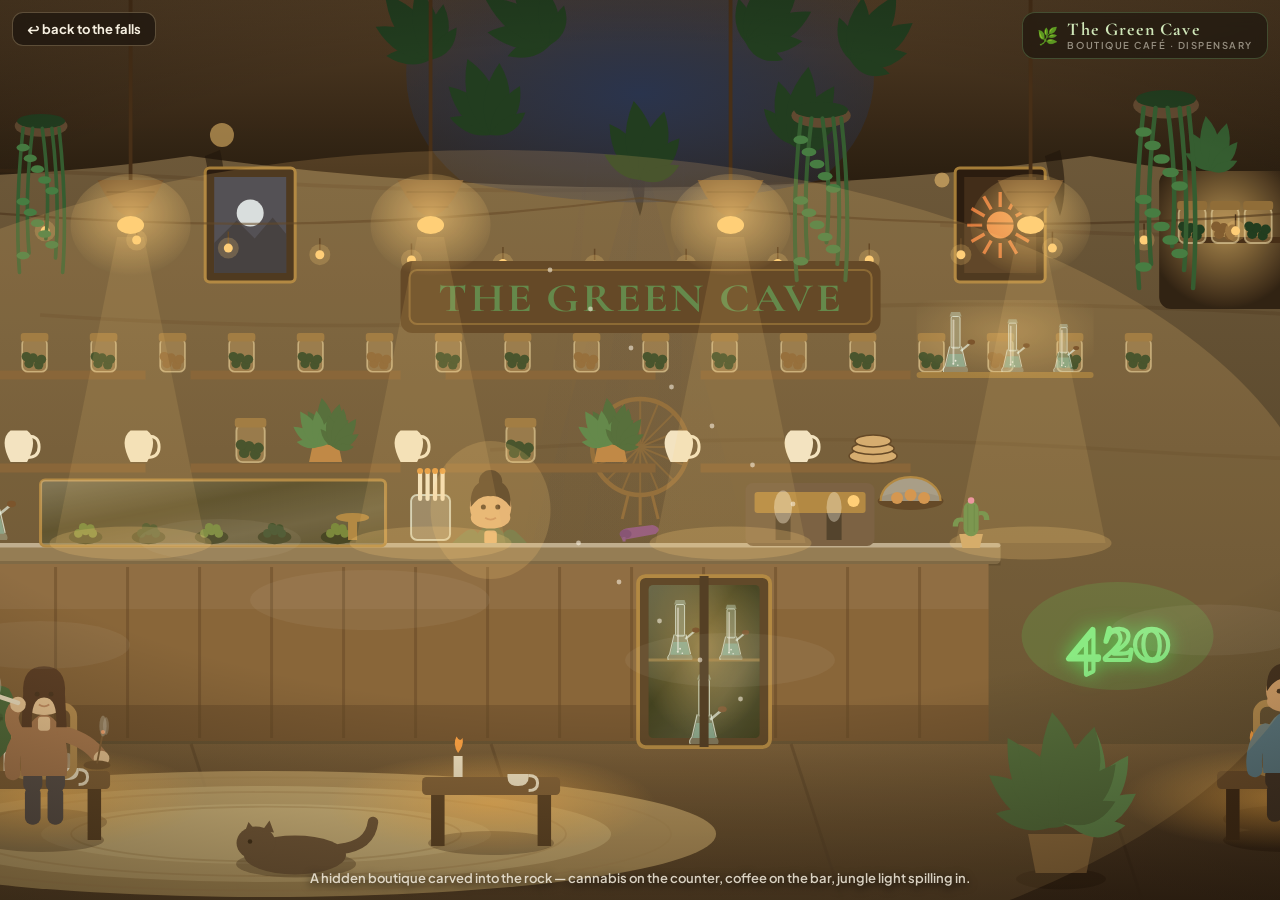
<file: the-green-cave.html>
<!doctype html><html lang="en"><head>
<meta charset="utf-8">
<meta name="viewport" content="width=device-width,initial-scale=1,viewport-fit=cover">
<title>The Green Cave · Rimba</title>
<meta name="robots" content="noindex,nofollow">
<link rel="preconnect" href="https://fonts.googleapis.com">
<link rel="preconnect" href="https://fonts.gstatic.com" crossorigin>
<link href="https://fonts.googleapis.com/css2?family=Cormorant+Garamond:wght@500;600;700&family=Plus+Jakarta+Sans:wght@500;600;700;800&display=swap" rel="stylesheet">
<style>
  *{box-sizing:border-box}
  html,body{margin:0;height:100%;background:#1c160e;font-family:'Plus Jakarta Sans',system-ui,sans-serif;color:#f3ecdd;overflow:hidden}
  #scene{position:fixed;inset:0;overflow-x:auto;overflow-y:hidden;-webkit-overflow-scrolling:touch;display:flex}
  #scene::-webkit-scrollbar{display:none}
  #scene{scrollbar-width:none}
  #scene svg{height:100%;width:auto;min-width:100%;flex:0 0 auto;margin:auto;display:block}
  #cap{position:fixed;left:0;right:0;bottom:14px;text-align:center;font-size:13px;color:rgba(243,236,221,.86);
    text-shadow:0 2px 10px #000;padding:0 18px;z-index:5;pointer-events:none;font-weight:600}
  #back{position:fixed;top:12px;left:12px;z-index:6;background:rgba(28,22,14,.72);backdrop-filter:blur(7px);-webkit-backdrop-filter:blur(7px);
    border:1px solid rgba(212,188,140,.32);color:#f6efe0;text-decoration:none;font-weight:700;font-size:13px;padding:8px 14px;border-radius:11px}
  #title{position:fixed;top:12px;right:12px;z-index:6;display:flex;align-items:center;gap:9px;background:rgba(28,22,14,.66);backdrop-filter:blur(7px);
    -webkit-backdrop-filter:blur(7px);border:1px solid rgba(120,170,110,.34);border-radius:13px;padding:7px 14px}
  #title .t-ic{font-size:17px}
  #title .t-main{font-family:'Cormorant Garamond',serif;font-weight:700;letter-spacing:.06em;color:#cfe6b8;font-size:18px;line-height:1}
  #title .t-sub{font:600 9.5px/1 'Plus Jakarta Sans',sans-serif;letter-spacing:.16em;text-transform:uppercase;color:rgba(243,236,221,.55);margin-top:3px}
  #hint{position:fixed;left:50%;bottom:64px;transform:translateX(-50%);z-index:6;pointer-events:none;background:rgba(28,22,14,.72);
    border:1px solid rgba(255,255,255,.18);color:#f0e7d2;font:700 11px/1 'Plus Jakarta Sans',sans-serif;letter-spacing:.5px;padding:7px 13px;border-radius:999px;opacity:0;white-space:nowrap}
  #hint.show{animation:hint 3.4s ease-in-out forwards}
  @keyframes hint{0%{opacity:0;transform:translateX(-50%) translateY(6px)}14%{opacity:1;transform:translateX(-50%) translateY(0)}74%{opacity:1}100%{opacity:0;transform:translateX(-50%) translateY(-5px)}}
  .gc-steam{transform-box:fill-box;transform-origin:bottom center;animation:gcSteam 4s ease-in-out infinite}
  @keyframes gcSteam{0%{opacity:0;transform:translateY(0) scaleX(1)}30%{opacity:.5}100%{opacity:0;transform:translateY(-30px) scaleX(1.7)}}
  .gc-flick{transform-box:fill-box;transform-origin:50% 100%;animation:gcFlick .5s ease-in-out infinite alternate}
  @keyframes gcFlick{from{transform:scaleY(.9) scaleX(1.05)}to{transform:scaleY(1.12) scaleX(.94)}}
  .gc-glow{animation:gcGlow 3s ease-in-out infinite}
  @keyframes gcGlow{0%,100%{opacity:.5}50%{opacity:.85}}
  .gc-sway{transform-box:fill-box;transform-origin:top center;animation:gcSway 6.5s ease-in-out infinite}
  .gc-sway2{transform-box:fill-box;transform-origin:top center;animation:gcSway 9s ease-in-out infinite reverse}
  @keyframes gcSway{0%,100%{transform:rotate(-1.8deg)}50%{transform:rotate(1.8deg)}}
  .gc-mote{transform-box:fill-box;transform-origin:center;animation:gcMote 11s ease-in-out infinite}
  @keyframes gcMote{0%{opacity:0;transform:translate(0,0)}30%{opacity:.7}70%{opacity:.55}100%{opacity:0;transform:translate(16px,-34px)}}
  .gc-shim{animation:gcShim 4.5s ease-in-out infinite}
  @keyframes gcShim{0%,100%{opacity:.3}50%{opacity:.6}}
  .gc-breathe{transform-box:fill-box;transform-origin:50% 100%;animation:gcBreathe 4.8s ease-in-out infinite}
  @keyframes gcBreathe{0%,100%{transform:scaleY(1)}50%{transform:scaleY(1.04)}}
  .gc-tail{transform-box:fill-box;transform-origin:0% 100%;animation:gcTail 3.8s ease-in-out infinite}
  @keyframes gcTail{0%,100%{transform:rotate(3deg)}50%{transform:rotate(-8deg)}}
  .gc-bub{transform-box:fill-box;transform-origin:center;animation:gcBub 1.9s ease-in infinite}
  @keyframes gcBub{0%{transform:translateY(0);opacity:0}30%{opacity:.85}100%{transform:translateY(-13px);opacity:0}}
  .gc-smoke{transform-box:fill-box;transform-origin:bottom center;animation:gcSmoke 5.5s ease-in-out infinite}
  @keyframes gcSmoke{0%{opacity:0;transform:translateY(0) translateX(0) scale(.6)}24%{opacity:.42}100%{opacity:0;transform:translateY(-48px) translateX(12px) scale(1.7)}}
  .gc-neon{animation:gcNeon 5s ease-in-out infinite}
  @keyframes gcNeon{0%,100%{opacity:.9}47%{opacity:.9}49%{opacity:.45}51%{opacity:.95}53%{opacity:.7}55%{opacity:.95}}
  .gc-ember{animation:gcEmber 2.4s ease-in-out infinite}
  @keyframes gcEmber{0%,100%{opacity:.55}50%{opacity:1}}
</style></head>
<body>
<div id="scene"></div>
<a id="back" href="behind-the-falls.html?g=1">↩ back to the falls</a>
<div id="title"><span class="t-ic">🌿</span><div><div class="t-main">The Green Cave</div><div class="t-sub">boutique café · dispensary</div></div></div>
<div id="cap">A hidden boutique carved into the rock — cannabis on the counter, coffee on the bar, jungle light spilling in.</div>
<div id="hint">⟷ drag to look around</div>
<script>
const F=n=>(+n).toFixed(1);
let _raf=null;
function startParallax(){ if(_raf) cancelAnimationFrame(_raf);
  const sc=document.getElementById('scene'); const layers=[...sc.querySelectorAll('.lkL')]; if(!layers.length) return;
  let mx=0,my=0; sc.addEventListener('pointermove',e=>{const r=sc.getBoundingClientRect(); if(!r.width)return; mx=((e.clientX-r.left)/r.width-0.5)*2; my=((e.clientY-r.top)/r.height-0.5)*2;});
  let t0=null; const tick=ts=>{ if(t0==null)t0=ts; const t=(ts-t0)/1000, d=Math.sin(t*0.4)*0.4, AX=11, AY=4;
    for(const g of layers){const px=parseFloat(g.getAttribute('data-px'))||0; g.setAttribute('transform',`translate(${((mx+d)*AX*px).toFixed(2)} ${(my*AY*px).toFixed(2)})`);} _raf=requestAnimationFrame(tick);}; _raf=requestAnimationFrame(tick); }

// ── a leafy plant (monstera-ish / palm) for greenery ──
function frond(x,y,sc,rot,c){ let g=`<g transform="translate(${F(x)} ${F(y)}) rotate(${rot}) scale(${sc})">`;
  const angs=[-66,-40,-16,8,32,58], lens=[40,58,72,66,52,38];
  angs.forEach((a,i)=>{ g+=`<g transform="rotate(${a})"><path d="M 0 0 Q ${F(lens[i]*0.5)} ${F(-lens[i]*0.4)} ${F(lens[i]*0.2)} ${F(-lens[i])} Q ${F(-lens[i]*0.2)} ${F(-lens[i]*0.5)} 0 0 Z" fill="${c}"/></g>`; });
  return g+'</g>'; }
function monstera(x,y,sc,c,c2){ let g=`<g transform="translate(${F(x)} ${F(y)}) scale(${sc})">`;
  // woven/terracotta pot grounding the plant
  g+=`<path d="M -30 0 L 30 0 L 24 34 L -24 34 Z" fill="#b9824a"/><path d="M -30 0 L 30 0 L 24 34 L -24 34 Z" fill="none" stroke="#8a5e30" stroke-width="1.5"/><g stroke="#8a5e30" stroke-width="1.2" opacity=".5"><line x1="-27" y1="11" x2="27" y2="11"/><line x1="-26" y1="22" x2="26" y2="22"/></g><rect x="-33" y="-5" width="66" height="7" rx="3" fill="#caa46a"/><ellipse cx="0" cy="-2" rx="27" ry="5" fill="#3a2c1a"/>`;
  // stems + swaying leaves rooted in the pot
  g+=`<g class="gc-sway" style="transform-origin:50% 100%">`;
  const lv=[[-44,-34,0.92,-26],[34,-46,1.0,18],[-10,-72,1.08,-4],[-56,-60,0.78,-44],[44,-24,0.76,42]];
  lv.forEach(([lx,ly,ls,lr])=>{ g+=`<path d="M 0 -2 Q ${lx*0.5} ${ly*0.5} ${lx} ${ly}" stroke="#3a5f2a" stroke-width="${F(3.2)}" fill="none" stroke-linecap="round"/>`;
    g+=`<g transform="translate(${lx} ${ly}) rotate(${lr}) scale(${ls})"><path d="M 0 0 Q -34 -18 -30 -52 Q -16 -78 0 -82 Q 16 -78 30 -52 Q 34 -18 0 0 Z" fill="${c}"/>`;
    g+=`<g stroke="${c2}" stroke-width="2.4" opacity=".5"><path d="M 0 -4 L 0 -76 M 0 -30 L -16 -42 M 0 -30 L 16 -42 M 0 -52 L -12 -62 M 0 -52 L 12 -62"/></g>`;
    g+=`<g fill="${c2}" opacity=".4"><ellipse cx="-12" cy="-40" rx="4" ry="8"/><ellipse cx="12" cy="-40" rx="4" ry="8"/><ellipse cx="-9" cy="-58" rx="3" ry="6"/><ellipse cx="9" cy="-58" rx="3" ry="6"/></g></g>`; });
  return g+'</g></g>'; }
// apothecary jar of cannabis on a shelf
function jar(x,y,sc,bud){ const s=sc; return `<g transform="translate(${F(x)} ${F(y)}) scale(${s})"><rect x="-9" y="-22" width="18" height="24" rx="4" fill="#caa46a" opacity=".34"/><rect x="-9" y="-22" width="18" height="24" rx="4" fill="none" stroke="#e8d6a8" stroke-width="1.2" opacity=".6"/><rect x="-10" y="-26" width="20" height="6" rx="2" fill="#8a6a3a"/><g fill="${bud}">${[[-4,-4],[3,-3],[-1,-8],[5,-7],[-6,-9]].map(([bx,by])=>`<circle cx="${bx}" cy="${by}" r="3.4"/>`).join('')}</g></g>`; }
// a glass water-pipe (bong) — translucent glass, water + rising bubbles, side bowl, highlight
function bong(x,y,sc,tint){ const gl=tint||'#bfe6e0';
  let g=`<g transform="translate(${F(x)} ${F(y)}) scale(${sc})">`;
  g+=`<path d="M -16 0 Q -18 -4 -14 -8 L -8 -34 L 8 -34 L 14 -8 Q 18 -4 16 0 Z" fill="${gl}" opacity=".3"/>`;       // beaker base glass
  g+=`<path d="M -13 -7 L 13 -7 L 9 -24 L -9 -24 Z" fill="#6fbfb6" opacity=".5"/>`;                                 // water
  g+=`<g fill="#fff" opacity=".8"><circle class="gc-bub" cx="-3" cy="-11" r="1.4"/><circle class="gc-bub" style="animation-delay:.7s" cx="3" cy="-9" r="1.1"/><circle class="gc-bub" style="animation-delay:1.2s" cx="0" cy="-15" r="1.2"/></g>`;
  g+=`<rect x="-6" y="-74" width="12" height="42" rx="2" fill="${gl}" opacity=".28"/>`;                              // tube
  g+=`<path d="M -8 -74 L 8 -74 L 6 -80 L -6 -80 Z" fill="${gl}" opacity=".4"/>`;                                   // mouthpiece flare
  g+=`<line x1="7" y1="-28" x2="19" y2="-38" stroke="#dff3ef" stroke-width="3" opacity=".7"/><ellipse cx="21" cy="-40" rx="5" ry="3.5" fill="#5a3a1f"/>`; // downstem + bowl
  g+=`<g fill="none" stroke="#eafffb" stroke-width="1.3" opacity=".7"><path d="M -16 0 Q -18 -4 -14 -8 L -8 -34"/><path d="M 14 -8 L 8 -34"/><rect x="-6" y="-74" width="12" height="42" rx="2"/></g>`; // glass outlines
  g+=`<rect x="-4" y="-70" width="2.4" height="58" rx="1" fill="#fff" opacity=".5"/>`;                              // highlight streak
  return g+'</g>'; }
// a stylised person: {x,y,sc,skin,hair,hairstyle:short|long|bun,shirt,apron,pants,pose:stand|sit|counter,hold}
function person(o){ const {x,y,sc=1,skin='#e3b68e',hair='#2c2018',hairstyle='short',shirt='#7a8a52',apron,pants='#3a2c1a',pose='stand',hold}=o;
  let g=`<g transform="translate(${F(x)} ${F(y)}) scale(${sc})">`, hcy=-36;
  if(pose==='sit'){
    g+=`<g fill="none" stroke="#a9824a" stroke-width="4"><rect x="-17" y="-32" width="34" height="40" rx="6"/><line x1="-17" y1="-18" x2="17" y2="-18"/></g>`; // rattan chair
    g+=`<rect x="-11" y="14" width="9" height="22" rx="4" fill="${pants}"/><rect x="2" y="14" width="9" height="22" rx="4" fill="${pants}"/>`;          // shins
    g+=`<rect x="-12" y="5" width="11" height="12" rx="4" fill="${pants}"/><rect x="1" y="5" width="11" height="12" rx="4" fill="${pants}"/>`;           // thighs
    g+=`<path d="M -13 8 Q -16 -22 0 -28 Q 16 -22 13 8 Z" fill="${shirt}"/>`;                                                                          // torso
    g+=`<path d="M -12 -16 Q -20 -6 -18 6" stroke="${shirt}" stroke-width="9" fill="none" stroke-linecap="round"/>`;
    g+=`<path d="M 12 -16 Q 26 -12 32 -3" stroke="${shirt}" stroke-width="9" fill="none" stroke-linecap="round"/><circle cx="33" cy="-2" r="4.5" fill="${skin}"/>`; // arm to table
    hcy=-30;
  } else {
    g+=`<rect x="-10" y="0" width="9" height="26" rx="4" fill="${pants}"/><rect x="1" y="0" width="9" height="26" rx="4" fill="${pants}"/>`;
    g+=`<path d="M -13 2 Q -15 -30 0 -36 Q 15 -30 13 2 Z" fill="${shirt}"/>`;
    if(apron) g+=`<path d="M -10 -24 L 10 -24 L 9 2 L -9 2 Z" fill="${apron}" opacity=".94"/><path d="M -8 -24 q 8 5 16 0" fill="none" stroke="#3a2c1a" stroke-width="1.4"/>`;
    if(pose==='counter'){ g+=`<path d="M -11 -28 Q -22 -20 -26 -9" stroke="${shirt}" stroke-width="9" fill="none" stroke-linecap="round"/><circle cx="-27" cy="-8" r="4.5" fill="${skin}"/><path d="M 11 -28 Q 20 -20 24 -11" stroke="${shirt}" stroke-width="9" fill="none" stroke-linecap="round"/><circle cx="25" cy="-10" r="4.5" fill="${skin}"/>`; }
    else { g+=`<path d="M -12 -30 Q -19 -18 -17 -4" stroke="${shirt}" stroke-width="9" fill="none" stroke-linecap="round"/><circle cx="-17" cy="-3" r="4.5" fill="${skin}"/><path d="M 12 -30 Q 19 -18 17 -4" stroke="${shirt}" stroke-width="9" fill="none" stroke-linecap="round"/><circle cx="17" cy="-3" r="4.5" fill="${skin}"/>`; }
  }
  g+=`<rect x="-3.5" y="${hcy+4}" width="7" height="8" rx="2" fill="${skin}"/>`;                          // neck
  g+=`<circle cx="0" cy="${hcy-9}" r="11.5" fill="${skin}"/><ellipse cx="0" cy="${hcy-3}" rx="11" ry="6" fill="${skin}"/>`; // head + jaw
  if(hairstyle==='bun') g+=`<circle cx="0" cy="${hcy-23}" r="6.5" fill="${hair}"/><path d="M -11 ${hcy-9} Q -12 ${hcy-24} 0 ${hcy-24} Q 12 ${hcy-24} 11 ${hcy-9} Q 6 ${hcy-16} 0 ${hcy-15} Q -6 ${hcy-16} -11 ${hcy-9} Z" fill="${hair}"/>`;
  else if(hairstyle==='long') g+=`<path d="M -12 ${hcy-9} Q -13 ${hcy-25} 0 ${hcy-25} Q 13 ${hcy-25} 12 ${hcy-9} L 13 ${hcy+10} L 7 ${hcy+10} Q 8 ${hcy-7} 0 ${hcy-7} Q -8 ${hcy-7} -7 ${hcy+10} L -13 ${hcy+10} Z" fill="${hair}"/>`;
  else g+=`<path d="M -11 ${hcy-9} Q -12 ${hcy-25} 0 ${hcy-25} Q 12 ${hcy-25} 11 ${hcy-9} Q 6 ${hcy-17} 0 ${hcy-16} Q -6 ${hcy-17} -11 ${hcy-9} Z" fill="${hair}"/>`;
  g+=`<g fill="#2a1c12"><circle cx="-4" cy="${hcy-9}" r="1.4"/><circle cx="4" cy="${hcy-9}" r="1.4"/></g><path d="M -3 ${hcy-3} q 3 2 6 0" stroke="#a86a4a" stroke-width="1" fill="none" opacity=".7"/>`;
  if(hold) g+=hold;
  return g+'</g>'; }

// ── varied plants (so it's not all the same leaf) ──
function succulent(x,y,sc,c){ let g=`<g transform="translate(${F(x)} ${F(y)}) scale(${sc})">`;
  g+=`<path d="M -12 0 L 12 0 L 9 14 L -9 14 Z" fill="#b9824a"/><ellipse cx="0" cy="0" rx="12" ry="2.6" fill="#9c6a34"/>`;
  const c2=c||'#7fae6a'; [-72,-43,-15,15,43,72].forEach(a=>{ g+=`<g transform="rotate(${a})"><path d="M 0 -2 Q -7 -15 0 -28 Q 7 -15 0 -2 Z" fill="${c2}"/><path d="M 0 -6 L 0 -24" stroke="#5e8a4a" stroke-width="1" opacity=".45"/></g>`; });
  g+=`<ellipse cx="0" cy="-3" rx="5" ry="3.4" fill="#a6d68f"/>`; return g+'</g>'; }
function snakePlant(x,y,sc){ let g=`<g transform="translate(${F(x)} ${F(y)}) scale(${sc})">`;
  g+=`<path d="M -22 0 L 22 0 L 17 24 L -17 24 Z" fill="#6b4e2e"/><ellipse cx="0" cy="0" rx="22" ry="3.4" fill="#4d3620"/>`;
  [[-15,84,-7],[-7,116,-3],[2,126,2],[11,104,7],[18,76,12]].forEach(([lx,lh,bend])=>{ g+=`<path d="M ${lx} 0 Q ${lx+bend} ${F(-lh*0.5)} ${lx+bend*1.6} ${-lh} Q ${lx+bend*2+3} ${F(-lh*0.5)} ${lx+5} 0 Z" fill="#3f7a44"/><path d="M ${lx+2} -4 Q ${lx+bend} ${F(-lh*0.5)} ${lx+bend*1.6} ${-lh+5}" stroke="#cdb24e" stroke-width="1.5" fill="none" opacity=".6"/>`; });
  return g+'</g>'; }
function cactus(x,y,sc){ let g=`<g transform="translate(${F(x)} ${F(y)}) scale(${sc})">`;
  g+=`<path d="M -11 0 L 11 0 L 8 13 L -8 13 Z" fill="#caa46a"/>`;
  g+=`<rect x="-7" y="-30" width="14" height="32" rx="7" fill="#5a8a4a"/><path d="M -7 -15 Q -17 -17 -17 -7 L -12 -7 Q -12 -13 -7 -11 Z" fill="#5a8a4a"/><path d="M 7 -21 Q 17 -23 17 -13 L 12 -13 Q 12 -19 7 -17 Z" fill="#5a8a4a"/>`;
  g+=`<g stroke="#3f6a34" stroke-width="0.7" opacity=".5"><line x1="-3" y1="-27" x2="-3" y2="-2"/><line x1="3" y1="-27" x2="3" y2="-2"/></g><circle cx="0" cy="-31" r="3" fill="#e88aa8"/>`;
  return g+'</g>'; }
// a neon sign: {x,y,scale,col,glow,draw} — draw is the SVG path/text content (stroke-only, lit)
function neon(x,y,col,glow,inner){ return `<g transform="translate(${F(x)} ${F(y)})" class="gc-neon"><g fill="none" stroke="${col}" stroke-linecap="round" stroke-linejoin="round" style="filter:drop-shadow(0 0 3px ${col}) drop-shadow(0 0 8px ${glow})">${inner}</g></g>`; }

function build(){
  if(document.getElementById('gc-svg')) return;
  const hr=new Date().getHours(); const N=(hr<6||hr>=19), DUSK=(hr>=17&&hr<19);
  // warm earthy palette — Thai boutique nature café in a limestone cave
  const wall1=N?'#6e5c40':'#c2ad84', wall2=N?'#3e3422':'#8a7450', floor1=N?'#5a472e':'#9c7e54', floor2=N?'#36281a':'#6e5636';
  const wood=N?'#6b4e2e':'#9c7340', woodD=N?'#3f2c18':'#5e4326', stoneTop=N?'#7a6a4e':'#d8c9a8';
  const green=N?'#2e5a32':'#3f8a44', greenD=N?'#1c3a20':'#28602c', greenL=N?'#3f7a44':'#5fb05a';
  const brass=N?'#a07a3a':'#caa44e', cream='#efe6cf', amber='#e0a878';
  const lamp='#ffce7a', sky = N?'#23314f':DUSK?'#e8a36a':'#bfe0c8';
  const shaftO=N?.10:DUSK?.30:.42;

  let s=`<svg id="gc-svg" viewBox="0 0 1400 600" preserveAspectRatio="xMidYMid slice" xmlns="http://www.w3.org/2000/svg"><defs>
    <linearGradient id="gcwall" x1="0" y1="0" x2="0" y2="1"><stop offset="0" stop-color="${wall1}"/><stop offset="1" stop-color="${wall2}"/></linearGradient>
    <linearGradient id="gcfloor" x1="0" y1="0" x2="0" y2="1"><stop offset="0" stop-color="${floor1}"/><stop offset="1" stop-color="${floor2}"/></linearGradient>
    <linearGradient id="gcshaft" x1="0" y1="0" x2="0.3" y2="1"><stop offset="0" stop-color="${sky}" stop-opacity="${shaftO}"/><stop offset="1" stop-color="${sky}" stop-opacity="0"/></linearGradient>
    <radialGradient id="gcsky" cx="50%" cy="50%" r="60%"><stop offset="0" stop-color="${sky}"/><stop offset="1" stop-color="${sky}" stop-opacity=".3"/></radialGradient>
    <radialGradient id="gclamp" cx="50%" cy="40%" r="60%"><stop offset="0" stop-color="${lamp}" stop-opacity="${N?'.6':'.4'}"/><stop offset="1" stop-color="${lamp}" stop-opacity="0"/></radialGradient>
    <radialGradient id="gccandle" cx="50%" cy="50%" r="50%"><stop offset="0" stop-color="#ffb24d" stop-opacity="${N?'.7':'.42'}"/><stop offset="1" stop-color="#ffb24d" stop-opacity="0"/></radialGradient>
    <linearGradient id="gcglass" x1="0" y1="0" x2="1" y2="1"><stop offset="0" stop-color="#fff" stop-opacity=".22"/><stop offset=".4" stop-color="#fff" stop-opacity="0"/><stop offset=".7" stop-color="#fff" stop-opacity=".1"/><stop offset="1" stop-color="#fff" stop-opacity="0"/></linearGradient>
    <radialGradient id="gcvig" cx="50%" cy="42%" r="74%"><stop offset=".5" stop-color="#000" stop-opacity="0"/><stop offset="1" stop-color="#160f06" stop-opacity="${N?'.6':'.4'}"/></radialGradient>
    <linearGradient id="gcrock" x1="0" y1="0" x2="0" y2="1"><stop offset="0" stop-color="${N?'#4a3a26':'#6e5638'}"/><stop offset="1" stop-color="${N?'#221a10':'#3a2c1a'}"/></linearGradient></defs>`;
  // base
  s+=`<rect width="1400" height="600" fill="url(#gcwall)"/>`;
  // ── cave shell: warm rock ceiling arch + side walls frame the boutique (so it reads as a CAVE) ──
  s+=`<path d="M 0 0 L 1400 0 L 1400 100 Q 1180 138 1000 104 Q 700 146 400 104 Q 200 134 0 100 Z" fill="url(#gcrock)"/>`;
  s+=`<g fill="${N?'#1a140c':'#2a2014'}" opacity=".6">${[150,420,700,980,1250].map(x=>`<path d="M ${x} 100 q 6 26 0 44 q -6 -18 -10 -40 Z"/>`).join('')}</g>`;
  s+=`<path d="M 0 0 L 0 600 L 104 600 Q 64 360 120 150 Q 44 64 0 56 Z" fill="url(#gcrock)"/>`;
  s+=`<path d="M 1400 0 L 1400 600 L 1296 600 Q 1336 360 1280 150 Q 1356 64 1400 56 Z" fill="url(#gcrock)"/>`;
  // soft warm rock texture on the shell
  s+=`<g stroke="${N?'#160f08':'#2a2014'}" stroke-width="2" fill="none" opacity=".4">${[[40,180,40],[70,340,46],[1336,210,44],[1360,360,40]].map(([x,y,l])=>`<path d="M ${x} ${y} q 16 ${l*.5} 6 ${l}"/>`).join('')}</g>`;

  // ══ Layer A: back cave wall + a jungle skylight opening + warm niches ══
  s+=`<g class="lkL" data-px=".05">`;
  // warm rock striations
  s+=`<g stroke="${woodD}" stroke-width="2.5" fill="none" opacity=".22">${[120,210,300,150,260].map((y,i)=>`<path d="M ${i*300} ${y} q 200 ${i%2?14:-14} 420 0 q 200 ${i%2?-14:14} 420 0"/>`).join('')}</g>`;
  // skylight cave opening (top-centre) with daylight + jungle leaves spilling in
  s+=`<path d="M 560 -10 Q 700 -10 840 -10 Q 880 70 820 120 Q 700 150 580 120 Q 520 70 560 -10 Z" fill="url(#gcsky)"/>`;
  // a broad shaft + 3 distinct god-ray bands spilling from the cave opening
  s+=`<path d="M 700 96 L 596 480 L 804 480 Z" fill="url(#gcshaft)"/>`;
  s+=`<g>${[[-46,-34],[-6,2],[40,30]].map(([o1,o2])=>`<path d="M ${700+o2} 100 L ${648+o1} 480 L ${684+o1} 480 Z" fill="url(#gcshaft)" opacity=".55"/>`).join('')}</g>`;
  // more jungle leaves silhouetted around the opening (backlit)
  s+=`<g fill="${greenD}">${[[560,40,-30],[840,40,40],[600,90,-12],[800,96,18],[700,120,0],[640,30,-50],[770,28,46],[700,-4,4]].map(([lx,ly,lr])=>`<g transform="translate(${lx} ${ly}) rotate(${lr})">${frond(0,0,0.72,0,greenD)}</g>`).join('')}</g>`;
  // backlit wall niches with jars + a small plant
  s+=`<g>${[[170,150],[1090,160],[1250,150]].map(([nx,ny])=>`<rect x="${nx-44}" y="${ny-46}" width="88" height="92" rx="8" fill="${N?'#2a2014':'#7a6444'}"/><rect x="${nx-44}" y="${ny-46}" width="88" height="92" rx="8" fill="url(#gclamp)"/><line x1="${nx-40}" y1="${ny}" x2="${nx+40}" y2="${ny}" stroke="${woodD}" stroke-width="4"/>${jar(nx-22,ny,1,greenD)}${jar(nx,ny,1,'#7c5a32')}${jar(nx+22,ny,1,greenD)}<g transform="translate(${nx-10} ${ny-46})">${frond(0,0,0.5,0,green)}</g>`).join('')}</g>`;
  // ROUND 3 — back-wall decor: framed botanical prints, a woven hanging, a living plant-wall accent
  // varied framed wall art — a sunset-mountains print + a retro sunburst (not more leaves)
  s+=`<g transform="translate(440 150)"><rect x="-30" y="-38" width="60" height="76" rx="3" fill="${N?'#241a10':'#5e4a30'}" stroke="${brass}" stroke-width="2"/><rect x="-24" y="-32" width="48" height="64" fill="${N?'#2a3550':'#e8a86a'}"/><circle cx="0" cy="-8" r="9" fill="${N?'#cfe0f0':'#fff0c0'}"/><path d="M -24 12 L -9 -3 L 3 9 L 15 -5 L 24 6 L 24 32 L -24 32 Z" fill="${N?'#1a2438':'#6e4f7a'}"/></g>`;
  s+=`<g transform="translate(940 150)"><rect x="-30" y="-38" width="60" height="76" rx="3" fill="${N?'#241a10':'#5e4a30'}" stroke="${brass}" stroke-width="2"/><rect x="-24" y="-32" width="48" height="64" fill="${N?'#3a2a1a':'#d8a85a'}"/><g stroke="#d8703a" stroke-width="2.2">${[...Array(12)].map((_,k)=>{const a=k/12*6.283;return `<line x1="${F(Math.cos(a)*12)}" y1="${F(Math.sin(a)*12)}" x2="${F(Math.cos(a)*22)}" y2="${F(Math.sin(a)*22)}"/>`;}).join('')}</g><circle cx="0" cy="0" r="9" fill="#e8884a"/></g>`;
  s+=`<g transform="translate(700 298)"><circle r="32" fill="none" stroke="${N?'#7a5a32':'#caa46a'}" stroke-width="3"/><g stroke="${N?'#7a5a32':'#b9824a'}" stroke-width="1.3" opacity=".7">${[...Array(8)].map((_,i)=>{const a=i/8*3.14159;return `<line x1="${F(Math.cos(a)*32)}" y1="${F(Math.sin(a)*32)}" x2="${F(-Math.cos(a)*32)}" y2="${F(-Math.sin(a)*32)}"/>`;}).join('')}</g><g stroke="${N?'#7a5a32':'#caa46a'}" stroke-width="2"><line x1="-8" y1="32" x2="-12" y2="48"/><line x1="0" y1="32" x2="0" y2="52"/><line x1="8" y1="32" x2="12" y2="48"/></g></g>`;
  s+=`<g transform="translate(1292 232)"><rect x="-34" y="-110" width="68" height="220" rx="6" fill="${N?'#16280f':'#1f3a16'}" opacity=".5"/>${[...Array(7)].map((_,i)=>`<g transform="translate(${i%2?14:-14} ${-92+i*30})">${frond(0,0,0.6, i%2?42:-42, i%2?green:greenL)}</g>`).join('')}</g>`;
  s+='</g>';

  // fairy lights draped warmly under the cave ceiling (very Thai-café)
  s+=`<g class="lkL" data-px=".1"><path d="M 120 124 Q 410 170 700 132 Q 990 170 1280 124" fill="none" stroke="${woodD}" stroke-width="1.5" opacity=".55"/><g>${[...Array(20)].map((_,i)=>{const t=i/19,x=120+t*1160,yy=124+Math.sin(t*3.14159)*44;return `<line x1="${F(x)}" y1="${F(yy-2)}" x2="${F(x)}" y2="${F(yy+6)}" stroke="${woodD}" stroke-width="1"/><circle class="gc-glow" style="animation-delay:${(i%5)*0.4}s" cx="${F(x)}" cy="${F(yy+9)}" r="3" fill="${lamp}"/><circle cx="${F(x)}" cy="${F(yy+9)}" r="7" fill="${lamp}" opacity=".22"/>`;}).join('')}</g></g>`;

  // ══ Layer B: the bar — café + dispensary counter, backbar, pendants ══
  s+=`<g class="lkL" data-px=".16">`;
  // back shelving with rows of jars + mugs + a carved sign
  s+=`<g>${[300,470,640,810].map(sx=>`<line x1="${sx-70}" y1="250" x2="${sx+70}" y2="250" stroke="${wood}" stroke-width="6"/><line x1="${sx-70}" y1="312" x2="${sx+70}" y2="312" stroke="${wood}" stroke-width="6"/>`).join('')}</g>`;
  s+=`<g>${[...Array(18)].map((_,i)=>jar(250+i*46,246,0.92,i%3?greenD:'#7c5a32')).join('')}</g>`;
  // lower shelf: a curated mix — stacked mugs, amber jars, a couple of small potted plants, a stack of bowls
  s+=`<g>`;
  [280,360,540,720,800].forEach((mx,i)=>{ s+=`<path d="M ${mx} 308 q -8 -15 0 -21 l 11 0 q 8 6 0 21 Z" fill="${cream}"/><path d="M ${mx+11} 291 q 8 -1 8 7 q 0 7 -8 7" fill="none" stroke="${cream}" stroke-width="2"/>`; });
  [440,620].forEach(jx=>{ s+=jar(jx,306,1.05,greenD); });
  [490,680].forEach(px=>{ s+=`<g transform="translate(${px} 308)"><path d="M -11 0 L 11 0 L 8 -14 L -8 -14 Z" fill="#b07a3e"/>${frond(0,-12,0.42,0,green)}${frond(-5,-10,0.36,-22,greenL)}${frond(5,-10,0.36,20,green)}</g>`; });
  s+=`<g fill="${N?'#caa470':'#e0d2b0'}" stroke="${woodD}" stroke-width="1">${[855].map(bx=>`<ellipse cx="${bx}" cy="304" rx="16" ry="5"/><ellipse cx="${bx}" cy="299" rx="14" ry="4"/><ellipse cx="${bx}" cy="294" rx="12" ry="4"/>`).join('')}</g>`;
  s+='</g>';
  s+=`<rect x="540" y="174" width="320" height="48" rx="8" fill="${woodD}"/><rect x="546" y="180" width="308" height="36" rx="5" fill="none" stroke="${brass}" stroke-width="1.4" opacity=".5"/><text x="700" y="207" text-anchor="middle" textLength="270" lengthAdjust="spacingAndGlyphs" font-family="Cormorant Garamond, serif" font-size="27" font-weight="700" fill="${greenL}" letter-spacing="1.5">THE GREEN CAVE</text>`;
  // hanging woven pendant lamps over the counter
  s+=`<g>${[360,560,760,960].map(px=>`<line x1="${px}" y1="0" x2="${px}" y2="120" stroke="${woodD}" stroke-width="2.5"/><path d="M ${px-22} 120 Q ${px} 168 ${px+22} 120 Z" fill="${N?'#6b4e2e':'#a9824a'}"/><g stroke="${woodD}" stroke-width="1" opacity=".5"><line x1="${px-16}" y1="128" x2="${px+16}" y2="128"/><line x1="${px-12}" y1="138" x2="${px+12}" y2="138"/></g><ellipse cx="${px}" cy="150" rx="9" ry="6" fill="${lamp}"/><ellipse cx="${px}" cy="150" rx="${N?40:26}" ry="${N?34:22}" fill="url(#gclamp)" class="gc-glow"/>`).join('')}</g>`;
  // THE BARISTA — drawn BEFORE the counter so it hides her lower body (she's behind it)
  s+=person({x:600,y:392,sc:1.2,skin:'#d9a878',hair:'#1f1812',hairstyle:'bun',shirt:'#3f5a3a',apron:'#caa46a',pants:'#3a2c1a',pose:'counter',hold:`<g transform="translate(0 -12)"><path d="M -5 0 q -1 7 5 7 q 6 0 5 -7 Z" fill="#f3ecdd"/><path d="M 5 1 q 5 0 5 4 q 0 4 -5 4" fill="none" stroke="#f3ecdd" stroke-width="1.6"/><g class="gc-steam"><ellipse cx="0" cy="-2" rx="3" ry="6" fill="#fff" opacity=".4"/></g></g>`});
  // the long counter (wood base + stone top) — shaded for depth
  s+=`<rect x="240" y="362" width="700" height="14" rx="3" fill="${stoneTop}"/>`;
  s+=`<rect x="240" y="362" width="700" height="3" rx="1.5" fill="#fff" opacity=".4"/><rect x="240" y="374" width="700" height="3" fill="#000" opacity=".22"/>`; // top sheen + lip shadow
  s+=`<rect x="248" y="376" width="684" height="118" fill="${wood}"/>`;
  s+=`<rect x="248" y="376" width="684" height="30" fill="#fff" opacity=".06"/><rect x="248" y="470" width="684" height="24" fill="#000" opacity=".2"/>`; // upper light, lower shade
  s+=`<g stroke="${woodD}" stroke-width="2" opacity=".5">${[...Array(14)].map((_,i)=>`<line x1="${262+i*48}" y1="378" x2="${262+i*48}" y2="492"/>`).join('')}</g>`;
  // GLASS DISPLAY CASE on the counter — cannabis jars + bud mounds + a brass scale (it sells weed)
  s+=`<g><rect x="300" y="320" width="230" height="44" rx="3" fill="${N?'#243018':'#3a4a26'}" opacity=".5"/><rect x="300" y="320" width="230" height="44" rx="3" fill="none" stroke="${brass}" stroke-width="2"/><rect x="300" y="320" width="230" height="44" rx="3" fill="url(#gcglass)"/>`;
  s+=`<g>${[330,372,414,456,498].map((jx,i)=>`<g transform="translate(${jx} 358) scale(.8)"><ellipse cx="0" cy="0" rx="14" ry="6" fill="${N?'#1c2a14':'#2a3a1c'}"/><g fill="${i%2?greenD:'#5a7a32'}">${[[-6,-3],[0,-5],[6,-3],[-2,-8],[4,-7]].map(([bx,by])=>`<circle cx="${bx}" cy="${by}" r="3.6"/>`).join('')}</g></g>`).join('')}</g>`;
  s+=`<g transform="translate(508 348)"><rect x="-3" y="-2" width="6" height="14" fill="${brass}"/><ellipse cx="0" cy="-3" rx="11" ry="3" fill="${brass}"/></g></g>`;
  // espresso machine + grinder + pastry dome on the right of the counter
  s+=`<g transform="translate(770 322)"><rect x="0" y="0" width="86" height="42" rx="5" fill="${N?'#5a4a3a':'#8a8276'}"/><rect x="6" y="6" width="74" height="14" rx="2" fill="${brass}"/><rect x="20" y="20" width="10" height="18" fill="#2a2620"/><rect x="54" y="20" width="10" height="18" fill="#2a2620"/><circle cx="72" cy="12" r="4" fill="${lamp}"/><g class="gc-steam"><ellipse cx="25" cy="16" rx="6" ry="11" fill="#fff" opacity=".4"/></g><g class="gc-steam" style="animation-delay:1.6s"><ellipse cx="59" cy="16" rx="5" ry="10" fill="#fff" opacity=".35"/></g></g>`;
  s+=`<g transform="translate(880 332)"><ellipse cx="0" cy="2" rx="22" ry="6" fill="${woodD}"/><path d="M -20 2 A 20 16 0 0 1 20 2 Z" fill="#cfe0e8" opacity=".5"/><path d="M -20 2 A 20 16 0 0 1 20 2" fill="none" stroke="${brass}" stroke-width="1.5"/><g fill="#c98a4a">${[[-9,0],[0,-2],[9,0]].map(([px,py])=>`<circle cx="${px}" cy="${py}" r="4"/>`).join('')}</g></g>`;
  // a small chalk menu board
  s+=`<g transform="translate(120 300)"><rect x="-26" y="-40" width="52" height="80" rx="4" fill="#2a2620" stroke="${wood}" stroke-width="3"/><g stroke="${greenL}" stroke-width="1.6" opacity=".7"><line x1="-18" y1="-26" x2="14" y2="-26"/><line x1="-18" y1="-14" x2="8" y2="-14"/><line x1="-18" y1="-2" x2="16" y2="-2"/><line x1="-18" y1="10" x2="6" y2="10"/><line x1="-18" y1="22" x2="12" y2="22"/></g></g>`;
  // a 420 neon sign glowing on the back wall (right of the counter, clear space)
  s+=`<g transform="translate(1018 432)"><ellipse cx="0" cy="-8" rx="64" ry="36" fill="#39d353" opacity=".18" class="gc-glow"/><text class="gc-neon" x="0" y="8" text-anchor="middle" font-family="Cormorant Garamond, serif" font-weight="700" font-size="52" fill="none" stroke="#6cee86" stroke-width="2.8" style="filter:drop-shadow(0 0 6px #39d353)">420</text></g>`;
  // more neon signs, varied colour + design: a pink coffee cup (left) + a cyan smoke cloud (right)
  s+=neon(176,262,'#ff8ec2','#ff2a8a',`<path d="M -12 -6 L 12 -6 L 10 11 Q 0 17 -10 11 Z" stroke-width="2.4"/><path d="M 12 -2 Q 23 -2 23 6 Q 23 13 13 13" stroke-width="2.4"/><path d="M -6 -13 q -4 -5 0 -10 M 1 -13 q -4 -5 0 -10 M 8 -13 q -4 -5 0 -10" stroke-width="1.8"/>`);
  s+=neon(1196,300,'#74ecec','#1fb0c0',`<path d="M -22 7 Q -29 7 -26 -2 Q -30 -11 -19 -11 Q -17 -22 -4 -17 Q 5 -26 15 -15 Q 28 -17 25 -4 Q 32 5 21 7 Z" stroke-width="2.4"/><path d="M 16 -1 q 9 -3 7 -12" stroke-width="1.6"/>`);
  // a lit glass shelf of bongs on the backbar (head-shop display)
  s+=`<g><rect x="884" y="248" width="118" height="4" rx="2" fill="${brass}" opacity=".7"/><rect x="884" y="200" width="118" height="52" fill="url(#gclamp)" opacity=".5"/></g>`;
  s+=bong(910,248,0.5)+bong(948,248,0.44)+bong(982,248,0.4);
  // glassware ON the counter — a bong, a jar of pre-rolls, a glass hand-pipe
  s+=bong(268,360,0.6);
  s+=`<g transform="translate(560 360)"><rect x="-13" y="-30" width="26" height="30" rx="4" fill="#cfe0e8" opacity=".28"/><rect x="-13" y="-30" width="26" height="30" rx="4" fill="none" stroke="#eafffb" stroke-width="1.3" opacity=".7"/>${[-7,-2,3,8].map(px=>`<rect x="${px-1.4}" y="-46" width="2.8" height="20" rx="1.4" fill="#efe6cf"/><circle cx="${px}" cy="-46" r="2" fill="#e0913a"/>`).join('')}</g>`;
  s+=`<g transform="translate(700 360)"><path d="M -12 0 q -4 -7 4 -8 l 16 -2 q 7 2 2 6 Z" fill="#8a4a96" opacity=".8"/><ellipse cx="-10" cy="-4" rx="4" ry="3" fill="#6a3a76"/><rect x="-12" y="-2" width="2" height="3" fill="#7a4a86"/></g>`;
  // ATMOSPHERE: warm light cones from each pendant + a glowing pool where each lands on the counter
  s+=`<g pointer-events="none">${[360,560,760,960].map(px=>`<path d="M ${px-9} 158 L ${px-50} 362 L ${px+50} 362 L ${px+9} 158 Z" fill="${lamp}" opacity="${N?'.12':'.07'}"/><ellipse cx="${px}" cy="362" rx="54" ry="11" fill="${lamp}" opacity="${N?'.22':'.13'}"/>`).join('')}</g>`;
  // a soft warm rim-light catching the barista from the pendant above
  s+=`<ellipse cx="600" cy="340" rx="40" ry="46" fill="${lamp}" opacity="${N?'.18':'.1'}" pointer-events="none"/>`;
  s+='</g>';

  // ══ Layer C: lounge — rug, tables, plants, seated customers, water basin ══
  s+=`<g class="lkL" data-px=".3">`;
  // floor
  s+=`<rect x="0" y="496" width="1400" height="104" fill="url(#gcfloor)"/>`;
  s+=`<g stroke="${floor2}" stroke-width="2" opacity=".5">${[0,200,400,600,800,1000,1200,1400].map(x=>`<line x1="${x}" y1="496" x2="${x+34}" y2="600"/>`).join('')}</g>`;
  // jute rug (woven concentric weave)
  s+=`<ellipse cx="450" cy="556" rx="300" ry="42" fill="#b89a64" opacity=".82"/><ellipse cx="450" cy="556" rx="230" ry="32" fill="#cbb27e" opacity=".72"/><ellipse cx="450" cy="556" rx="150" ry="20" fill="#dcc690" opacity=".62"/>`;
  s+=`<g fill="none" stroke="#9c7e50" stroke-width="1.2" opacity=".4">${[270,200,130].map(rr=>`<ellipse cx="450" cy="556" rx="${rr}" ry="${rr*0.14}"/>`).join('')}</g>`;
  // soft contact shadows grounding the people, plants, tables & cat
  s+=`<g fill="#1a0f06" opacity="${N?'.34':'.22'}">${[[302,548,42,9],[1130,546,42,9],[180,584,48,11],[1262,590,44,10],[980,586,30,7],[470,576,40,9],[300,560,42,8],[600,562,42,8],[1130,560,42,8],[110,548,40,8]].map(([sx,sy,rx,ry])=>`<ellipse cx="${sx}" cy="${sy}" rx="${rx}" ry="${ry}"/>`).join('')}</g>`;
  // candle glow-pools where the table candles sit
  s+=`<g>${[[300,520],[600,524],[1130,520]].map(([cx,cy])=>`<ellipse cx="${cx}" cy="${cy+12}" rx="110" ry="34" fill="url(#gccandle)"/>`).join('')}</g>`;
  // low tables + candles + cups
  [[300,514],[600,518],[1130,514]].forEach(([tx,ty],i)=>{ s+=`<rect x="${tx-46}" y="${ty}" width="92" height="12" rx="3" fill="${wood}"/><rect x="${tx-40}" y="${ty+12}" width="9" height="34" fill="${woodD}"/><rect x="${tx+31}" y="${ty+12}" width="9" height="34" fill="${woodD}"/>`;
    s+=`<g transform="translate(${tx-22} ${ty})"><rect x="-3" y="-14" width="6" height="14" fill="${cream}"/><g class="gc-flick"><path d="M 0 -16 q -4 -6 -1 -11 q 2 4 4 1 q 1 5 -3 10 Z" fill="#ff9a3c"/></g></g>`;
    s+=`<g transform="translate(${tx+18} ${ty-2})"><path d="M -7 0 q -1 8 7 8 q 8 0 7 -8 Z" fill="${cream}"/><path d="M 7 1 q 6 0 6 5 q 0 5 -6 5" fill="none" stroke="${cream}" stroke-width="2"/>${i===0?'<g class="gc-steam"><ellipse cx="0" cy="-2" rx="4" ry="8" fill="#fff" opacity=".35"/></g>':''}</g>`; });
  // a stone water basin with shimmer (left)
  s+=`<g transform="translate(110 520)"><ellipse cx="0" cy="20" rx="48" ry="16" fill="${woodD}"/><ellipse cx="0" cy="14" rx="42" ry="13" fill="${N?'#2a4a52':'#5a9aa6'}"/><ellipse class="gc-shim" cx="-6" cy="12" rx="22" ry="5" fill="#dff1f6" opacity=".5"/><g transform="translate(0 -20)">${frond(0,0,0.6,0,green)}</g></g>`;
  // floor plants — a VARIED mix: monstera (left), a tall snake plant (right), a small potted palm
  s+=monstera(180,540,1.15,green,greenD);
  s+=snakePlant(1262,556,1.05);
  s+=`<g transform="translate(980 556)"><path d="M -22 0 L 22 0 L 17 26 L -17 26 Z" fill="${N?'#7a5a36':'#b07a3e'}"/>${frond(-8,-4,0.9,-20,green)}${frond(8,-4,0.9,18,greenL)}${frond(0,-8,1.0,0,green)}</g>`;
  // a succulent + a little cactus on the counter ends (variety, not more leaves)
  s+=succulent(252,358,0.72);
  s+=cactus(920,356,0.72);
  // a lit glass cabinet of bongs — the head-shop centrepiece
  s+=`<g transform="translate(742 498)"><rect x="-44" y="-114" width="88" height="114" rx="5" fill="${N?'#3a2c1a':'#6b4e2e'}"/><rect x="-37" y="-108" width="74" height="102" rx="3" fill="${N?'#16240f':'#22341a'}"/><rect x="-37" y="-108" width="74" height="102" rx="3" fill="url(#gclamp)" opacity=".75"/><line x1="-37" y1="-58" x2="37" y2="-58" stroke="${brass}" stroke-width="2" opacity=".6"/></g>`;
  s+=bong(726,440,0.5)+bong(760,440,0.46)+bong(742,496,0.58);
  s+=`<g transform="translate(742 498)"><rect x="-37" y="-108" width="74" height="102" rx="3" fill="url(#gcglass)"/><rect x="-44" y="-114" width="88" height="114" rx="5" fill="none" stroke="${brass}" stroke-width="2.5"/><rect x="-3" y="-114" width="6" height="114" fill="${N?'#2a2014':'#5a4226'}"/></g>`;
  // hanging trailing plants (pothos) from the ceiling — several, varied
  [[1050,70,1,'gc-sway2'],[300,86,0.8,'gc-sway'],[820,78,0.9,'gc-sway2'],[1230,92,0.7,'gc-sway']].forEach(([hx0,hy0,hs,cl])=>{
    s+=`<g class="${cl}" transform="translate(${hx0} ${hy0}) scale(${hs})"><ellipse cx="0" cy="0" rx="22" ry="9" fill="${N?'#5a4632':'#8a6a44'}"/><ellipse cx="0" cy="-4" rx="20" ry="6" fill="${greenD}"/><g stroke="${green}" stroke-width="3" fill="none" stroke-linecap="round">${[-15,-7,1,9,15].map(hx=>`<path d="M ${hx} 2 q ${hx<0?-7:7} ${50+Math.abs(hx)} ${hx<0?-3:3} ${90+Math.abs(hx)*2}"/>`).join('')}</g><g fill="${greenL}">${[...Array(11)].map((_,i)=>`<ellipse cx="${-15+(i%5)*6}" cy="${18+i*9}" rx="5.5" ry="3.2"/>`).join('')}</g></g>`; });
  // THE TWO CUSTOMERS — one chilling with a joint, one with a coffee, seated
  s+=person({x:302,y:508,sc:1.16,skin:'#e8c49a',hair:'#3a2418',hairstyle:'long',shirt:'#9c6b4a',pants:'#3a3a44',pose:'sit',
    hold:`<g><path d="M -13 -14 Q -23 -25 -15 -33" stroke="#9c6b4a" stroke-width="8" fill="none" stroke-linecap="round"/><circle cx="-15" cy="-33" r="4.5" fill="#e8c49a"/><line x1="-15" y1="-34" x2="-30" y2="-39" stroke="#efe6cf" stroke-width="2.6" stroke-linecap="round"/><circle cx="-31" cy="-39" r="2.1" fill="#ff6a2c" class="gc-ember"/><g class="gc-smoke"><ellipse cx="-31" cy="-44" rx="3" ry="7" fill="#e6ece6" opacity=".42"/></g><g class="gc-smoke" style="animation-delay:2.6s"><ellipse cx="-27" cy="-44" rx="2.4" ry="6" fill="#e6ece6" opacity=".34"/></g></g>`});
  s+=person({x:1130,y:506,sc:1.16,skin:'#cf9a6a',hair:'#1c1410',hairstyle:'short',shirt:'#5a7a86',pants:'#403428',pose:'sit'});
  // an ashtray with a resting joint + a wisp of smoke on the right table
  s+=`<g transform="translate(1148 510)"><ellipse cx="0" cy="0" rx="11" ry="4" fill="${N?'#2a2620':'#4a4640'}"/><ellipse cx="0" cy="-1.5" rx="8" ry="2.6" fill="${N?'#1a1814':'#33302a'}"/><line x1="-4" y1="-1" x2="10" y2="-4" stroke="#efe6cf" stroke-width="2.4" stroke-linecap="round"/><circle cx="11" cy="-4" r="1.8" fill="#ff6a2c" class="gc-ember"/><g class="gc-smoke" style="animation-delay:1.3s"><ellipse cx="11" cy="-8" rx="2.4" ry="6" fill="#e6ece6" opacity=".32"/></g></g>`;
  s+='</g>';

  // ══ Layer D: foreground framing — hanging vine, a near plant, bokeh ──
  s+=`<g class="lkL" data-px=".55">`;
  s+=`<g class="gc-sway" transform="translate(60 -6)"><g stroke="${greenD}" stroke-width="4" fill="none" stroke-linecap="round">${[40,90,150].map(hx=>`<path d="M ${hx} 0 q ${hx%2?14:-14} 90 ${hx%2?6:-6} 150"/>`).join('')}</g><g fill="${green}">${[...Array(14)].map((_,i)=>`<ellipse cx="${40+(i%3)*52+(i%2?10:-6)}" cy="${30+i*9}" rx="8" ry="4" transform="rotate(${i%2?30:-30} ${40+(i%3)*52} ${30+i*9})"/>`).join('')}</g></g>`;
  s+=`<g transform="translate(1330 560)"><path d="M -30 0 L 30 0 L 23 -38 L -23 -38 Z" fill="${N?'#6b4e2e':'#a9824a'}"/>${frond(0,-34,1.5,0,greenD)}${frond(-12,-30,1.3,-26,green)}${frond(12,-30,1.3,24,green)}</g>`;
  s+=`<g fill="${lamp}" opacity=".5">${[[120,180],[1240,150],[900,120],[420,90]].map(([bx,by],i)=>`<circle class="gc-glow" style="animation-delay:${i*0.8}s" cx="${bx}" cy="${by}" r="${5+(i%2)*3}"/>`).join('')}</g>`;
  s+='</g>';

  // dust motes drifting in the skylight shaft
  s+=`<g fill="#fff">${[...Array(12)].map((_,i)=>`<circle class="gc-mote" style="animation-delay:${(i*1.0).toFixed(1)}s" cx="${640+((i*27)%170)}" cy="${180+i*26}" r="1.6" opacity=".55"/>`).join('')}</g>`;
  // ATMOSPHERE: a soft drifting smoke haze hanging in the lounge air (it IS a cannabis café)
  s+=`<g fill="${N?'#cfd6cf':'#e6ece6'}" pointer-events="none">${[[300,430,60,16,0],[520,400,80,20,2.4],[760,440,70,18,1.2],[1080,420,66,17,3.4],[420,360,54,14,4.6]].map(([hx,hy,rx,ry,d])=>`<ellipse class="gc-smoke" style="animation-duration:11s;animation-delay:${d}s" cx="${hx}" cy="${hy}" rx="${rx}" ry="${ry}" opacity="${N?'.07':'.05'}"/>`).join('')}</g>`;
  // an incense holder on the left table, a thin thread of fragrant smoke
  s+=`<g transform="translate(338 510)"><ellipse cx="0" cy="0" rx="9" ry="3" fill="${N?'#5a4226':'#7a5430'}"/><line x1="0" y1="-1" x2="4" y2="-22" stroke="#6b4e2e" stroke-width="1.2"/><circle cx="4" cy="-22" r="1.4" fill="#ff7a3c" class="gc-ember"/><g class="gc-smoke" style="animation-duration:6s"><ellipse cx="4" cy="-26" rx="2.4" ry="7" fill="#e6ece6" opacity=".3"/></g><g class="gc-smoke" style="animation-duration:6s;animation-delay:3s"><ellipse cx="6" cy="-26" rx="2" ry="6" fill="#e6ece6" opacity=".24"/></g></g>`;
  // a lounging cat on the rug
  s+=`<g transform="translate(470 566)"><ellipse cx="0" cy="4" rx="34" ry="13" fill="${N?'#5a4632':'#7a5c3e'}"/><ellipse cx="-26" cy="-4" rx="13" ry="11" fill="${N?'#5a4632':'#7a5c3e'}"/><path d="M -34 -10 l 3 -8 l 5 6 Z M -22 -12 l 5 -7 l 3 8 Z" fill="${N?'#5a4632':'#7a5c3e'}"/><g class="gc-tail"><path d="M 30 0 q 20 -2 22 -18" stroke="${N?'#5a4632':'#7a5c3e'}" stroke-width="7" fill="none" stroke-linecap="round"/></g><circle cx="-30" cy="-5" r="1.5" fill="#1c1408"/></g>`;
  // warm golden glow pooling over the counter + a soft amber wash for that boutique-café warmth
  s+=`<ellipse cx="600" cy="380" rx="560" ry="280" fill="${lamp}" opacity="${N?'.16':'.12'}" pointer-events="none"/>`;
  s+=`<rect width="1400" height="600" fill="${N?'#ffb454':'#ffcf86'}" opacity="${N?'.12':'.1'}" pointer-events="none" style="mix-blend-mode:soft-light"/>`;
  s+=`<rect width="1400" height="600" fill="url(#gcvig)" pointer-events="none"/>`;
  s+='</svg>';
  document.getElementById('scene').innerHTML=s;
  startParallax();
  const scN=document.getElementById('scene'); requestAnimationFrame(()=>{ scN.scrollLeft=(scN.scrollWidth-scN.clientWidth)/2;
    const h=document.getElementById('hint'); if(h && scN.scrollWidth-scN.clientWidth>40){ h.classList.add('show'); } });
}
build();
</script>
</body></html>
</file>
<file: theme.css>
/* ============================================================================
   THE NEVER ENDING STORY PROJECT — shared house-style tokens
   ----------------------------------------------------------------------------
   This file is the canonical aesthetic spec every world inherits. It is what
   keeps Tropicana, a snow world, a stranded ship, etc. feeling like ONE
   universe. Copy this file into every new world's repo.

   CONSTANT (never change per world): typography + craft tokens below.
   PER-WORLD (override in each world): the --w-* palette block at the bottom.
   The "one universe" feeling comes from shared CRAFT, not a shared climate —
   so swap the palette freely, but keep the fonts and craft identical.
   ============================================================================ */

@import url('https://fonts.googleapis.com/css2?family=Cinzel:wght@500;700;800&family=Plus+Jakarta+Sans:wght@500;600;700;800&family=VT323&display=swap');

:root{
  /* ── Typography — CONSTANT across all worlds ───────────────────────────── */
  --nes-font-display:'Cinzel',serif;            /* world / title signature      */
  --nes-font-body:'Plus Jakarta Sans',sans-serif;
  --nes-font-mono:'VT323',monospace;            /* stats / labels accent        */

  /* ── Craft tokens — CONSTANT (the premium feel) ────────────────────────── */
  --nes-blur:10px;                              /* glassmorphism blur amount    */
  --nes-glass:rgba(20,20,20,.55);               /* frosted panel fill           */
  --nes-glass-border:rgba(255,255,255,.12);     /* hairline panel border        */
  --nes-vignette:rgba(2,6,23,.5);               /* scene edge darkening         */

  /* ── Palette — PER-WORLD (override these in each new world) ─────────────── */
  /* Rimba / World 03 — deep Malaysian rainforest. Dappled canopy gold over wet
     emerald + earth; night falls to a near-black jungle green with firefly/ember
     warmth and a teal river. Same craft as Tropicana, re-skinned for the jungle. */
  --w-gold:#e3b24c;        /* canopy sunlight — primary warm accent           */
  --w-gold-soft:#cdd98a;   /* pale leaf-gold                                   */
  --w-cream:#eaf1da;       /* misty pale green-white (headlines on dark)       */
  --w-sand:#7d6b4a;        /* wet earth / mud tan                             */
  --w-amber:#6b4f2a;       /* damp wood brown                                 */
  --w-amber-deep:#3f2d18;  /* deep bark                                       */
  --w-brown:#2a1d10;       /* darkest soil                                    */
  --w-ink:#0d140d;         /* near-black green-black ink                      */
  --w-night:#0f2417;       /* deep jungle night                              */
  --w-night-deep:#06120c;  /* canopy-black                                    */
  --w-green:#1f6b3a;       /* jungle green                                    */
  --w-accent-blue:#22a3b3; /* river teal                                      */
  --w-accent-pink:#e58b4a; /* firefly / ember warmth                         */
}
</file>
